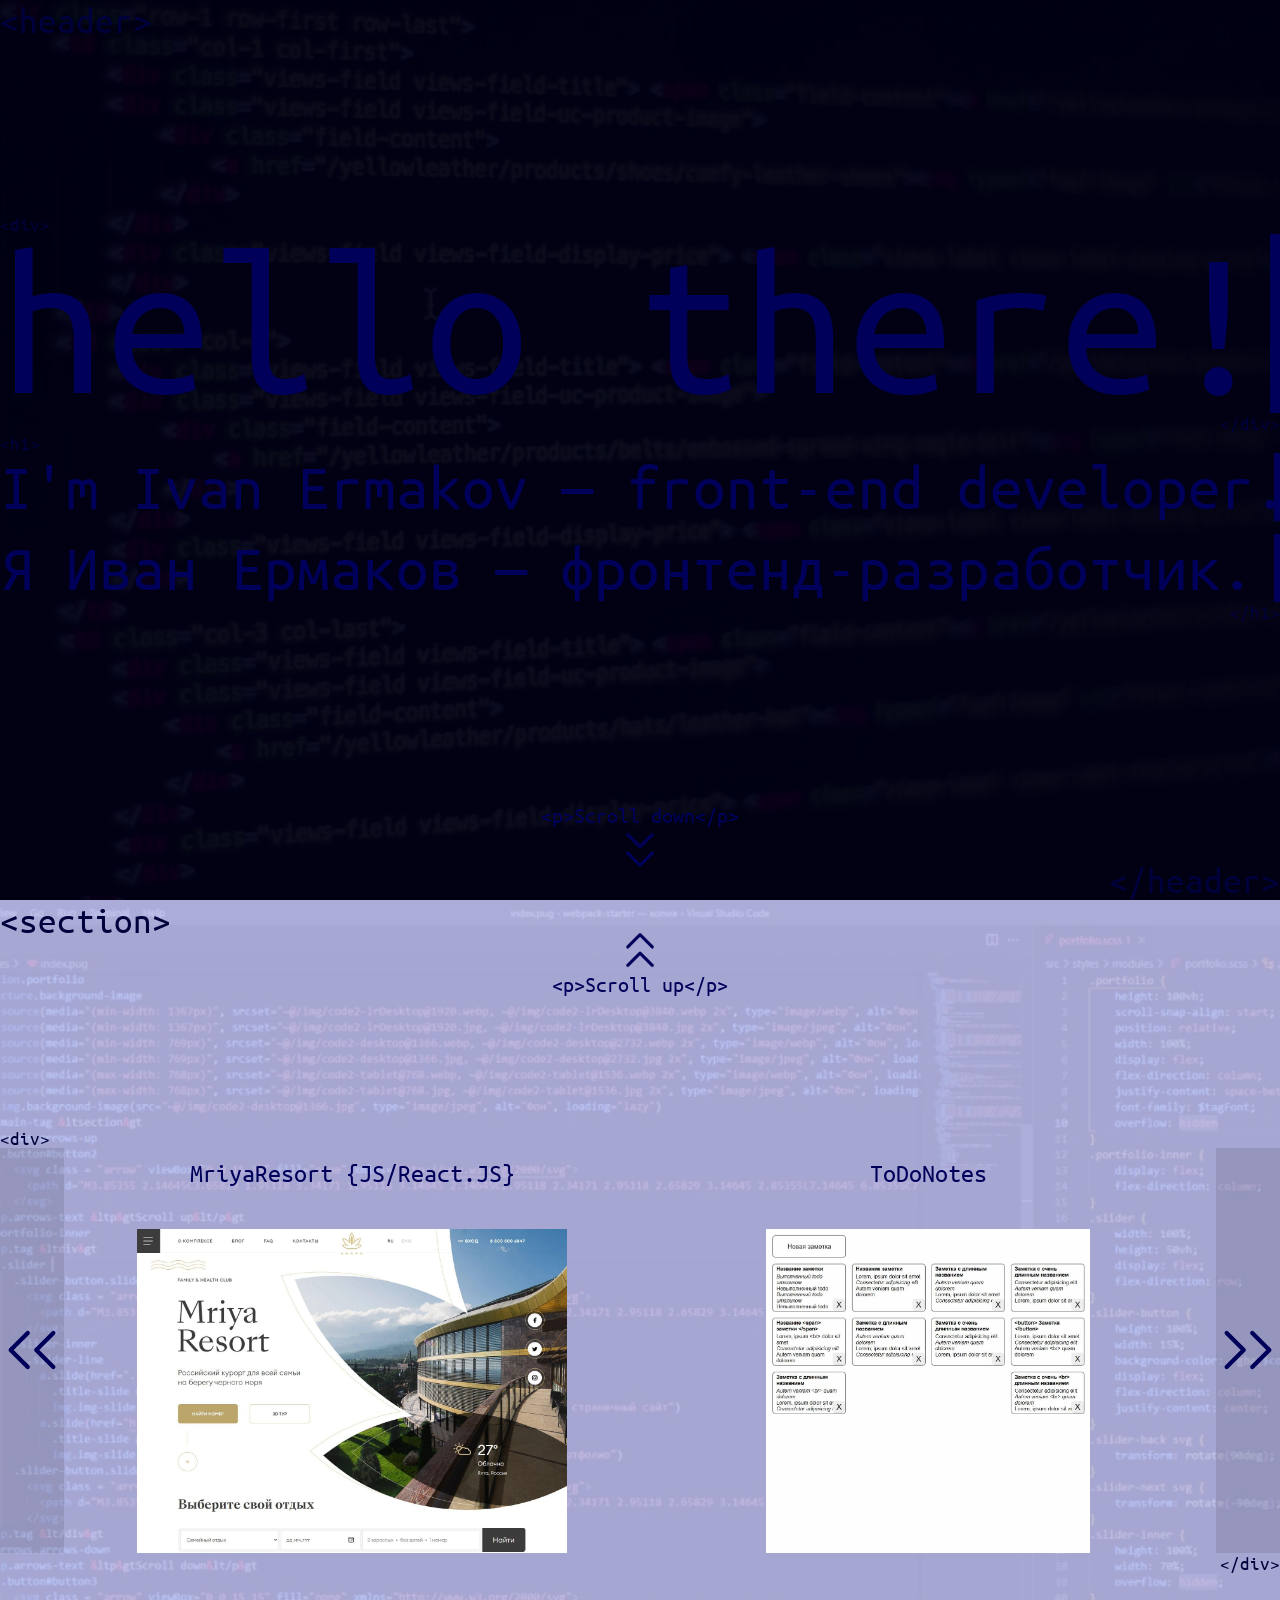
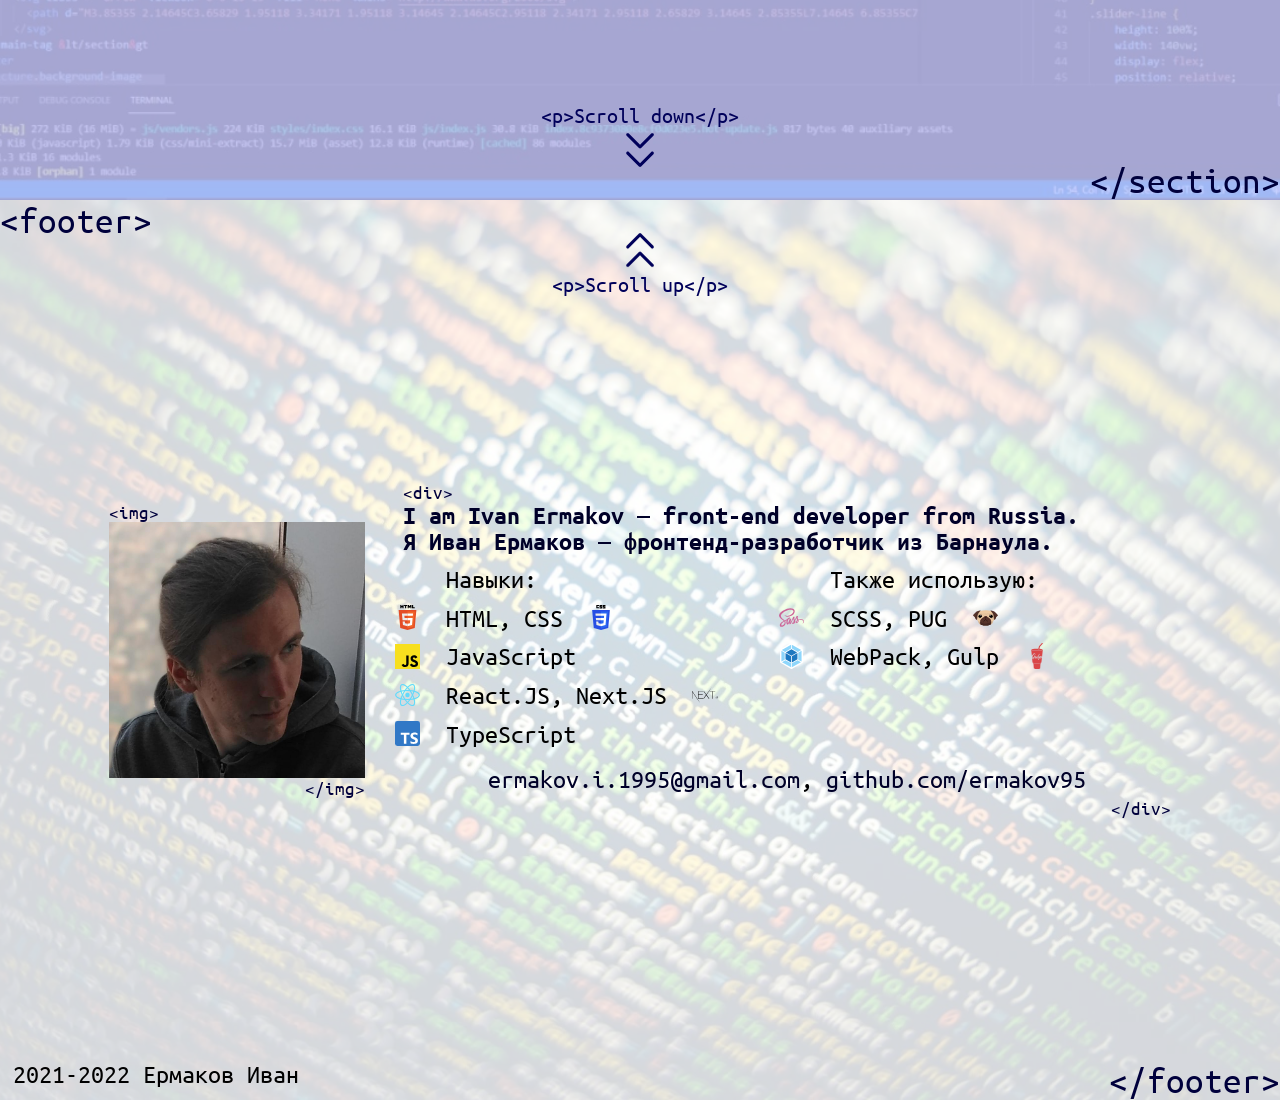
<file: index.html>
<!doctype html>
<html lang="ru">

	<head>
		<meta charset="UTF-8">
		<meta http-equiv="X-UA-Compatible" content="IE=edge">
		<meta name="viewport" content="width=device-width,initial-scale=1">
		<meta name="description" content="Сайт-портфолио фронтенд-разработчика И.Ермакова">
		<title>Portfolio</title>
		<link href="./styles/index.7d4250.css" rel="stylesheet">
	</head>

	<body>
		<div class="wrap">
			<header>
				<picture class="background-image">
					<source media="(min-width: 1367px)" srcset="./img/code-lrDesktop@1920.webp, ./img/code-lrDesktop@3840.webp 2x" type="image/webp" alt="Фон" loading="lazy">
					<source media="(min-width: 1367px)" srcset="./img/code-lrDesktop@1920.jpg, ./img/code-lrDesktop@3840.jpg 2x" type="image/jpeg" alt="Фон" loading="lazy">
					<source media="(min-width: 769px)" srcset="./img/code-desktop@1366.webp, ./img/code-desktop@2732.webp 2x" type="image/webp" alt="Фон" loading="lazy">
					<source media="(min-width: 769px)" srcset="./img/code-desktop@1366.jpg, ./img/code-desktop@2732.jpg 2x" type="image/jpeg" alt="Фон" loading="lazy">
					<source media="(max-width: 768px)" srcset="./img/code-tablet@768.webp, ./img/code-tablet@1536.webp 2x" type="image/webp" alt="Фон" loading="lazy">
					<source media="(max-width: 768px)" srcset="./img/code-tablet@768.jpg, ./img/code-tablet@1536.jpg 2x" type="image/jpeg" alt="Фон" loading="lazy">
					<img class="background-image" src="./img/code-desktop@1366.jpg" type="image/jpeg" alt="Фон" loading="lazy">
				</picture>
				<p class="main-tag">&ltheader&gt</p>
				<div class="header-inner">
					<p class="tag">&ltdiv&gt</p>
					<div class="greeting">hello there!</div>
					<p class="tag">&lt/div&gt</p>
					<p class="tag">&lth1&gt</p>
					<h1 class="main-heading">I'm Ivan Ermakov — front-end developer.</h1>
					<div class="space"></div>
					<div class="main-heading">Я Иван Ермаков — фронтенд-разработчик.</div>
					<p class="tag">&lt/h1&gt</p>
				</div>
				<div class="arrows arrows-down">
					<p class="arrows-text">&ltp&gtScroll down&lt/p&gt</p>
					<div class="button" id="button1">
						<svg class="arrow" viewBox="0 0 15 15" fill="none" xmlns="http://www.w3.org/2000/svg">
							<path d="M3.85355 2.14645C3.65829 1.95118 3.34171 1.95118 3.14645 2.14645C2.95118 2.34171 2.95118 2.65829 3.14645 2.85355L7.14645 6.85355C7.34171 7.04882 7.65829 7.04882 7.85355 6.85355L11.8536 2.85355C12.0488 2.65829 12.0488 2.34171 11.8536 2.14645C11.6583 1.95118 11.3417 1.95118 11.1464 2.14645L7.5 5.79289L3.85355 2.14645ZM3.85355 8.14645C3.65829 7.95118 3.34171 7.95118 3.14645 8.14645C2.95118 8.34171 2.95118 8.65829 3.14645 8.85355L7.14645 12.8536C7.34171 13.0488 7.65829 13.0488 7.85355 12.8536L11.8536 8.85355C12.0488 8.65829 12.0488 8.34171 11.8536 8.14645C11.6583 7.95118 11.3417 7.95118 11.1464 8.14645L7.5 11.7929L3.85355 8.14645Z" />
						</svg>
					</div>
				</div>
				<p class="main-tag">&lt/header&gt</p>
			</header>
			<section class="portfolio">
				<picture class="background-image">
					<source media="(min-width: 1367px)" src="./img/code2-lrDesktop@1920.webp" type="image/webp" alt="Фон" loading="lazy">
					<source media="(min-width: 1367px)" src="./img/code2-lrDesktop@1920.jpg" type="image/jpeg" alt="Фон" loading="lazy">
					<source media="(min-width: 769px)" srcset="./img/code2-desktop@1366.webp, ./img/code2-lrDesktop@1920.webp 2x" type="image/webp" alt="Фон" loading="lazy">
					<source media="(min-width: 769px)" srcset="./img/code2-desktop@1366.jpg, ./img/code2-lrDesktop@1920.jpg 2x" type="image/jpeg" alt="Фон" loading="lazy">
					<source media="(max-width: 768px)" srcset="./img/code2-tablet@768.webp, ./img/code2-tablet@1536.webp 2x" type="image/webp" alt="Фон" loading="lazy">
					<source media="(max-width: 768px)" srcset="./img/code2-tablet@768.jpg, ./img/code2-tablet@1536.jpg 2x" type="image/jpeg" alt="Фон" loading="lazy">
					<img class="background-image" src="./img/code2-desktop@1366.jpg" type="image/jpeg" alt="Фон" loading="lazy">
				</picture>
				<p class="main-tag">&ltsection&gt</p>
				<div class="arrows arrows-up">
					<div class="button" id="button2">
						<svg class="arrow" viewBox="0 0 15 15" fill="none" xmlns="http://www.w3.org/2000/svg">
							<path d="M3.85355 2.14645C3.65829 1.95118 3.34171 1.95118 3.14645 2.14645C2.95118 2.34171 2.95118 2.65829 3.14645 2.85355L7.14645 6.85355C7.34171 7.04882 7.65829 7.04882 7.85355 6.85355L11.8536 2.85355C12.0488 2.65829 12.0488 2.34171 11.8536 2.14645C11.6583 1.95118 11.3417 1.95118 11.1464 2.14645L7.5 5.79289L3.85355 2.14645ZM3.85355 8.14645C3.65829 7.95118 3.34171 7.95118 3.14645 8.14645C2.95118 8.34171 2.95118 8.65829 3.14645 8.85355L7.14645 12.8536C7.34171 13.0488 7.65829 13.0488 7.85355 12.8536L11.8536 8.85355C12.0488 8.65829 12.0488 8.34171 11.8536 8.14645C11.6583 7.95118 11.3417 7.95118 11.1464 8.14645L7.5 11.7929L3.85355 8.14645Z" />
						</svg>
					</div>
					<p class="arrows-text">&ltp&gtScroll up&lt/p&gt</p>
				</div>
				<div class="portfolio-inner">
					<p class="tag">&ltdiv&gt</p>
					<div class="slider">
						<div class="slider-button slider-back">
							<svg class="arrow" viewBox="0 0 15 15" fill="none" xmlns="http://www.w3.org/2000/svg">
								<path d="M3.85355 2.14645C3.65829 1.95118 3.34171 1.95118 3.14645 2.14645C2.95118 2.34171 2.95118 2.65829 3.14645 2.85355L7.14645 6.85355C7.34171 7.04882 7.65829 7.04882 7.85355 6.85355L11.8536 2.85355C12.0488 2.65829 12.0488 2.34171 11.8536 2.14645C11.6583 1.95118 11.3417 1.95118 11.1464 2.14645L7.5 5.79289L3.85355 2.14645ZM3.85355 8.14645C3.65829 7.95118 3.34171 7.95118 3.14645 8.14645C2.95118 8.34171 2.95118 8.65829 3.14645 8.85355L7.14645 12.8536C7.34171 13.0488 7.65829 13.0488 7.85355 12.8536L11.8536 8.85355C12.0488 8.65829 12.0488 8.34171 11.8536 8.14645C11.6583 7.95118 11.3417 7.95118 11.1464 8.14645L7.5 11.7929L3.85355 8.14645Z" />
							</svg>
						</div>
						<div class="slider-inner">
							<div class="slider-line">
								<div class="slide">
									<div class="title-slide">MriyaResort {JS/React.JS}</div>
									<img class="img-slide" src="./img/mriya.jpg" loading="lazy" alt="Mriya-Resort(JS/React.JS)">
									<div class="urls">
										<a class="url" href="./MriyaResort-VanillaJS/index.html">VanillaJS</a>
										<a class="url" href="./MriyaResort-React.JS/index.html">React.JS</a>
									</div>
								</div>
								<a class="slide" href="./todo/index.html">
									<div class="title-slide">ToDoNotes</div>
									<picture class="img-slide">
										<source src="./img/todo.webp" type="image/webp" alt="ToDoNotes" loading="lazy">
										<source src="./img/todo.jpg" type="image/jpeg" alt="ToDoNotes" loading="lazy">
										<img class="img-slide" src="./img/todo.jpg" loading="lazy" alt="ToDoNotes">
									</picture>
								</a>
								<a class="slide" href="./luxtrips/index.html">
									<div class="title-slide">LuxTrips</div>
									<picture class="img-slide">
										<source src="./img/luxtrips.webp" type="image/webp" alt="LuxTrips" loading="lazy">
										<source src="./img/luxtrips.jpg" type="image/jpeg" alt="LuxTrips" loading="lazy">
										<img class="img-slide" src="./img/luxtrips.jpg" loading="lazy" alt="LuxTrips">
									</picture>
								</a>
								<a class="slide" href="./poker/index.html">
									<div class="title-slide">OnePokerPage</div>
									<picture class="img-slide">
										<source src="./img/poker.webp" type="image/webp" alt="OnePokerPage" loading="lazy">
										<source src="./img/poker.jpg" type="image/jpeg" alt="OnePokerPage" loading="lazy">
										<img class="img-slide" src="./img/poker.jpg" loading="lazy" alt="OnePokerPage">
									</picture>
								</a>
								<a class="slide" href="./sedona/index.html">
									<div class="title-slide">Sedona</div>
									<picture class="img-slide">
										<source src="./img/sedona.webp" type="image/webp" alt="Sedona" loading="lazy">
										<source src="./img/sedona.jpg" type="image/jpeg" alt="Sedona" loading="lazy">
										<img class="img-slide" src="./img/sedona.jpg" loading="lazy" alt="Sedona">
									</picture>
								</a>
								<a class="slide" href="https://github.com/ermakov95/portfolio-website">
									<div class="title-slide">Данный лендинг</div>
									<picture class="img-slide">
										<source src="./img/portfolio.webp" type="image/webp" alt="Данный лендинг" loading="lazy">
										<source src="./img/portfolio.jpg" type="image/jpeg" alt="Данный лендинг" loading="lazy">
										<img class="img-slide" src="./img/portfolio.jpg" loading="lazy" alt="Данный лендинг">
									</picture>
								</a>
							</div>
						</div>
						<div class="slider-button slider-next">
							<svg class="arrow" viewBox="0 0 15 15" fill="none" xmlns="http://www.w3.org/2000/svg">
								<path d="M3.85355 2.14645C3.65829 1.95118 3.34171 1.95118 3.14645 2.14645C2.95118 2.34171 2.95118 2.65829 3.14645 2.85355L7.14645 6.85355C7.34171 7.04882 7.65829 7.04882 7.85355 6.85355L11.8536 2.85355C12.0488 2.65829 12.0488 2.34171 11.8536 2.14645C11.6583 1.95118 11.3417 1.95118 11.1464 2.14645L7.5 5.79289L3.85355 2.14645ZM3.85355 8.14645C3.65829 7.95118 3.34171 7.95118 3.14645 8.14645C2.95118 8.34171 2.95118 8.65829 3.14645 8.85355L7.14645 12.8536C7.34171 13.0488 7.65829 13.0488 7.85355 12.8536L11.8536 8.85355C12.0488 8.65829 12.0488 8.34171 11.8536 8.14645C11.6583 7.95118 11.3417 7.95118 11.1464 8.14645L7.5 11.7929L3.85355 8.14645Z" />
							</svg>
						</div>
					</div>
					<p class="tag">&lt/div&gt</p>
				</div>
				<div class="arrows arrows-down">
					<p class="arrows-text">&ltp&gtScroll down&lt/p&gt</p>
					<div class="button" id="button3">
						<svg class="arrow" viewBox="0 0 15 15" fill="none" xmlns="http://www.w3.org/2000/svg">
							<path d="M3.85355 2.14645C3.65829 1.95118 3.34171 1.95118 3.14645 2.14645C2.95118 2.34171 2.95118 2.65829 3.14645 2.85355L7.14645 6.85355C7.34171 7.04882 7.65829 7.04882 7.85355 6.85355L11.8536 2.85355C12.0488 2.65829 12.0488 2.34171 11.8536 2.14645C11.6583 1.95118 11.3417 1.95118 11.1464 2.14645L7.5 5.79289L3.85355 2.14645ZM3.85355 8.14645C3.65829 7.95118 3.34171 7.95118 3.14645 8.14645C2.95118 8.34171 2.95118 8.65829 3.14645 8.85355L7.14645 12.8536C7.34171 13.0488 7.65829 13.0488 7.85355 12.8536L11.8536 8.85355C12.0488 8.65829 12.0488 8.34171 11.8536 8.14645C11.6583 7.95118 11.3417 7.95118 11.1464 8.14645L7.5 11.7929L3.85355 8.14645Z" />
						</svg>
					</div>
				</div>
				<p class="main-tag">&lt/section&gt</p>
			</section>
			<footer>
				<picture class="background-image">
					<source media="(min-width: 1367px)" srcset="./img/code3-lrDesktop@1920.webp, ./img/code3-lrDesktop@3840.webp 2x" type="image/webp" alt="Фон" loading="lazy">
					<source media="(min-width: 1367px)" srcset="./img/code3-lrDesktop@1920.jpg, ./img/code3-lrDesktop@3840.jpg 2x" type="image/jpeg" alt="Фон" loading="lazy">
					<source media="(min-width: 769px)" srcset="./img/code3-desktop@1366.webp, ./img/code3-desktop@2732.webp 2x" type="image/webp" alt="Фон" loading="lazy">
					<source media="(min-width: 769px)" srcset="./img/code3-desktop@1366.jpg, ./img/code3-desktop@2732.jpg 2x" type="image/jpeg" alt="Фон" loading="lazy">
					<source media="(max-width: 768px)" srcset="./img/code3-tablet@768.webp, ./img/code3-tablet@1536.webp 2x" type="image/webp" alt="Фон" loading="lazy">
					<source media="(max-width: 768px)" srcset="./img/code3-tablet@768.jpg, ./img/code3-tablet@1536.jpg 2x" type="image/jpeg" alt="Фон" loading="lazy">
					<img class="background-image" src="./img/code-desktop@1366.jpg" type="image/jpeg" alt="Фон" loading="lazy">
				</picture>
				<p class="main-tag">&ltfooter&gt</p>
				<div class="arrows arrows-up">
					<div class="button" id="button4">
						<svg class="arrow" viewBox="0 0 15 15" fill="none" xmlns="http://www.w3.org/2000/svg">
							<path d="M3.85355 2.14645C3.65829 1.95118 3.34171 1.95118 3.14645 2.14645C2.95118 2.34171 2.95118 2.65829 3.14645 2.85355L7.14645 6.85355C7.34171 7.04882 7.65829 7.04882 7.85355 6.85355L11.8536 2.85355C12.0488 2.65829 12.0488 2.34171 11.8536 2.14645C11.6583 1.95118 11.3417 1.95118 11.1464 2.14645L7.5 5.79289L3.85355 2.14645ZM3.85355 8.14645C3.65829 7.95118 3.34171 7.95118 3.14645 8.14645C2.95118 8.34171 2.95118 8.65829 3.14645 8.85355L7.14645 12.8536C7.34171 13.0488 7.65829 13.0488 7.85355 12.8536L11.8536 8.85355C12.0488 8.65829 12.0488 8.34171 11.8536 8.14645C11.6583 7.95118 11.3417 7.95118 11.1464 8.14645L7.5 11.7929L3.85355 8.14645Z" />
						</svg>
					</div>
					<p class="arrows-text">&ltp&gtScroll up&lt/p&gt</p>
				</div>
				<div class="footer-inner">
					<div class="img">
						<p class="tag">&ltimg&gt</p>
						<img class="picture" src="./img/photo.jpg" type="image/jpeg" alt="Аватар" loading="lazy">
						<p class="tag">&lt/img&gt</p>
					</div>
					<div class="text-about">
						<p class="tag">&ltdiv&gt</p>
						<div class="text-inner">
							<div class="title">
								<p>I am Ivan Ermakov —
									<br>front-end developer from Russia.
								</p>
								<p>Я Иван Ермаков —
									<br>фронтенд-разработчик из Барнаула.
								</p>
							</div>
							<ul class="langs">Навыки:<li class="li li-html-css">HTML, CSS</li>
								<li class="li li-css"></li>
								<li class="li li-js">JavaScript</li>
								<li class="li li-r-n">React.JS, Next.JS</li>
								<li class="li li-ts">TypeScript</li>
							</ul>
							<ul class="stack">Также использую:<li class="li li-scss-pug">SCSS, PUG</li>
								<li class="li li-wp-gulp">WebPack, Gulp</li>
							</ul>
							<div class="contact">
								<a href="mailto:ermakov.i.1995@gmail.com">ermakov.i.1995@gmail.com</a>, <a href="https://github.com/ermakov95">github.com/ermakov95</a>
							</div>
						</div>
						<p class="tag">&lt/div&gt</p>
					</div>
				</div>
				<div class="info">2021-2022 Ермаков Иван</div>
				<p class="main-tag">&lt/footer&gt</p>
			</footer>
		</div>
		<script src="./js/main.21e7d2.js"></script>
		<script src="./js/vendors.4ee9e5.js"></script>
		<script src="./js/index.f82852.js"></script>
	</body>

</html>
</file>
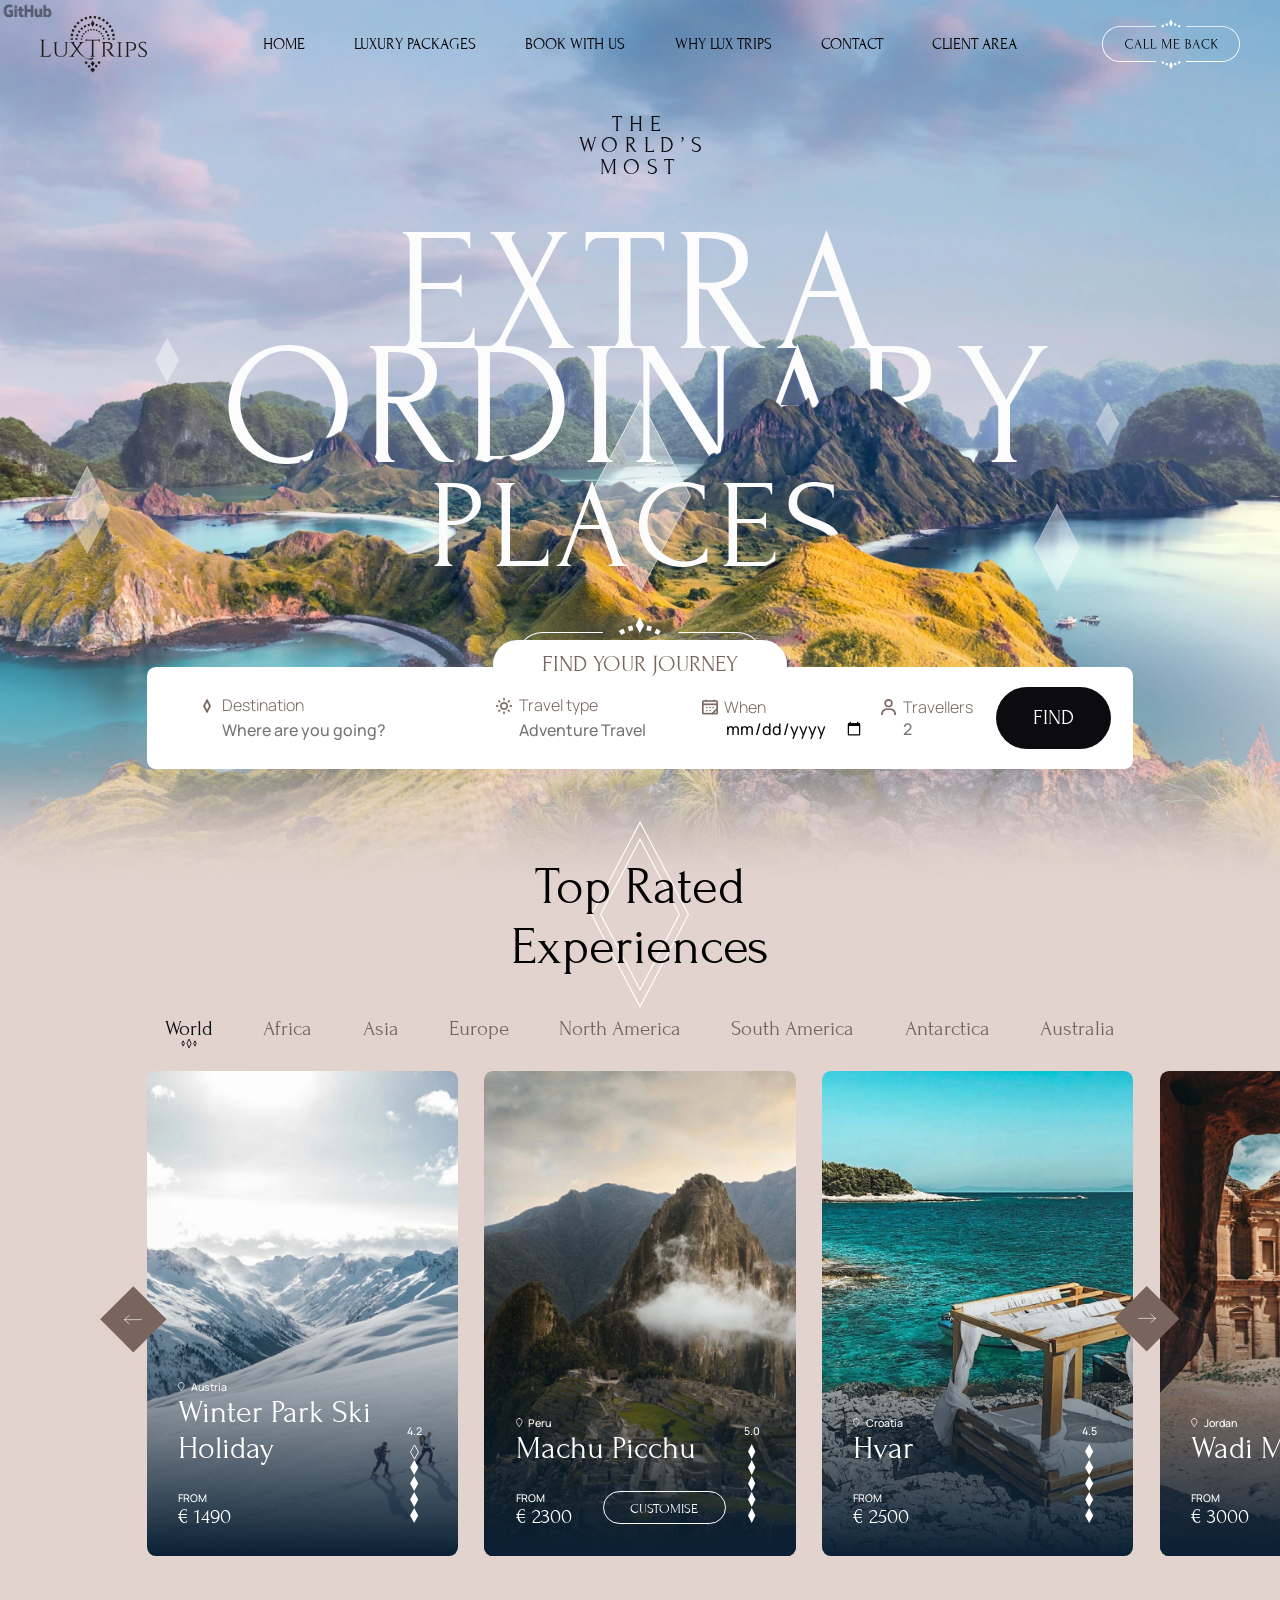
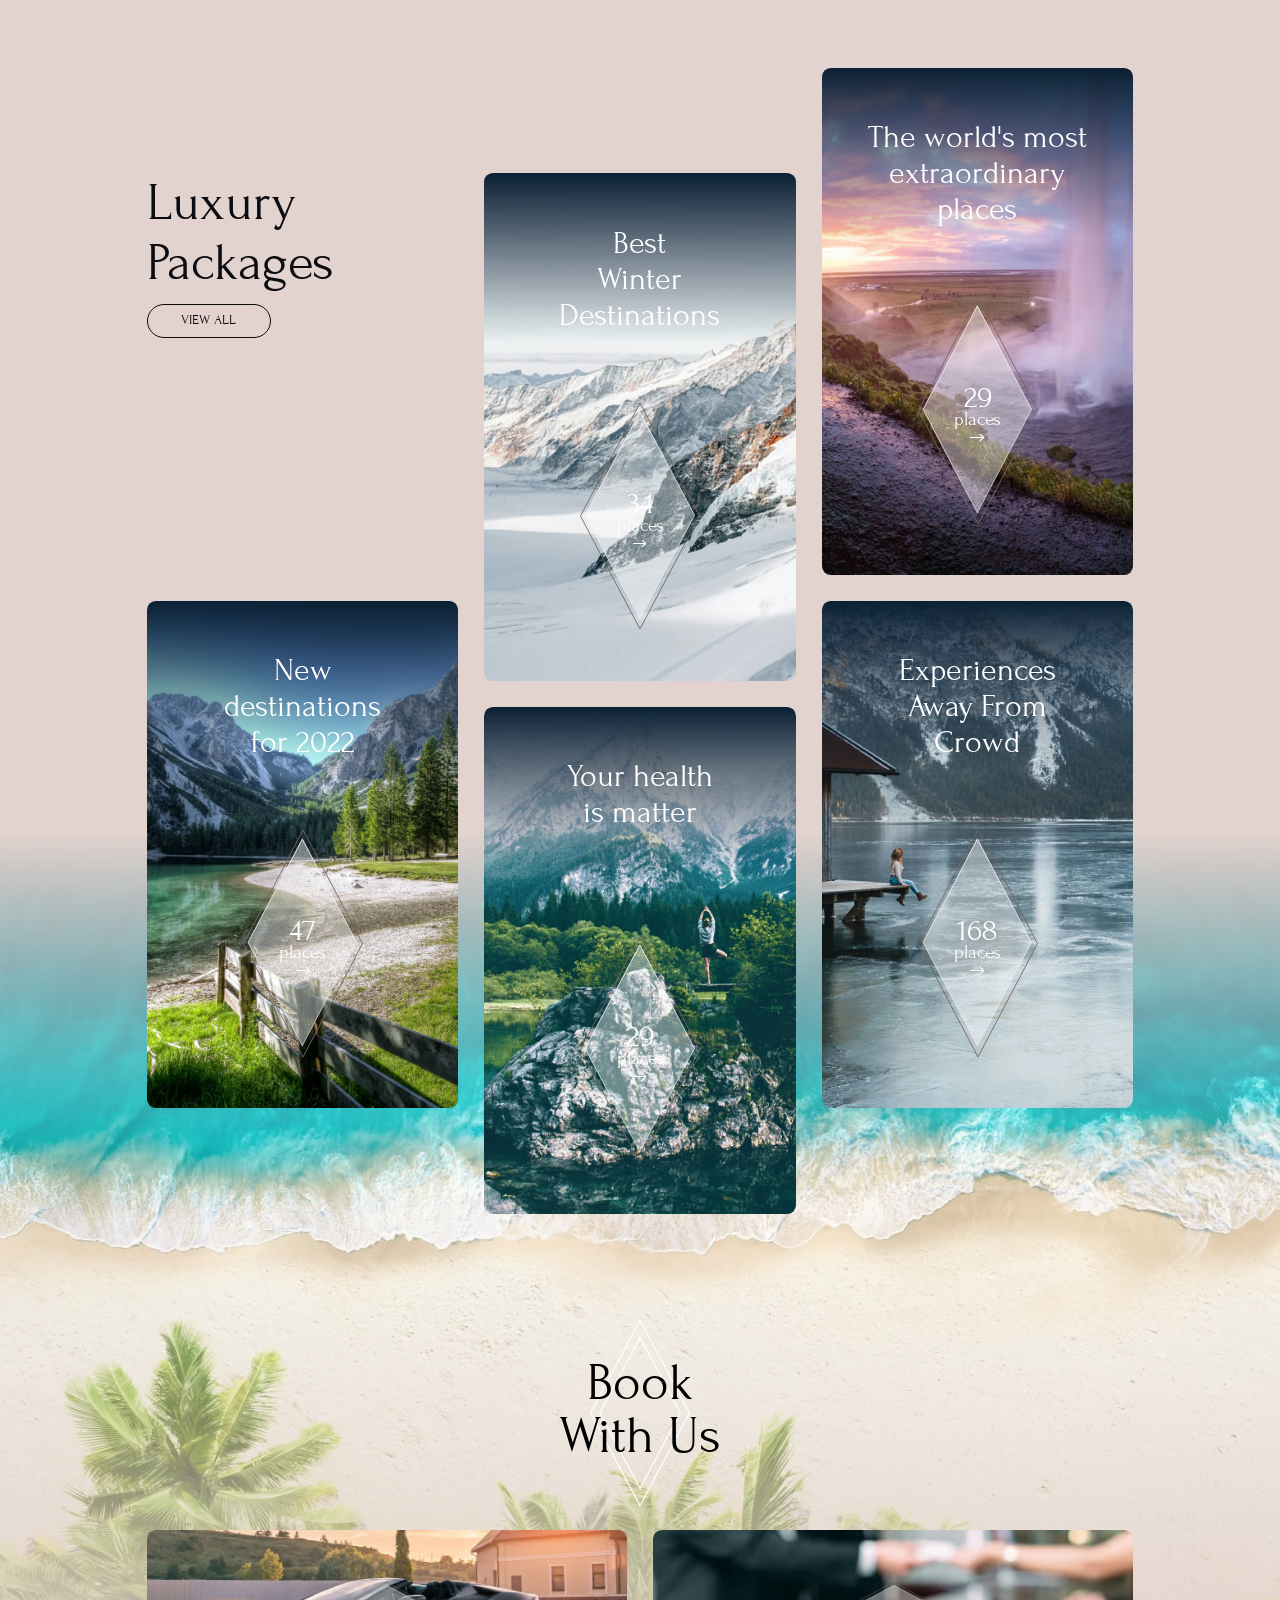
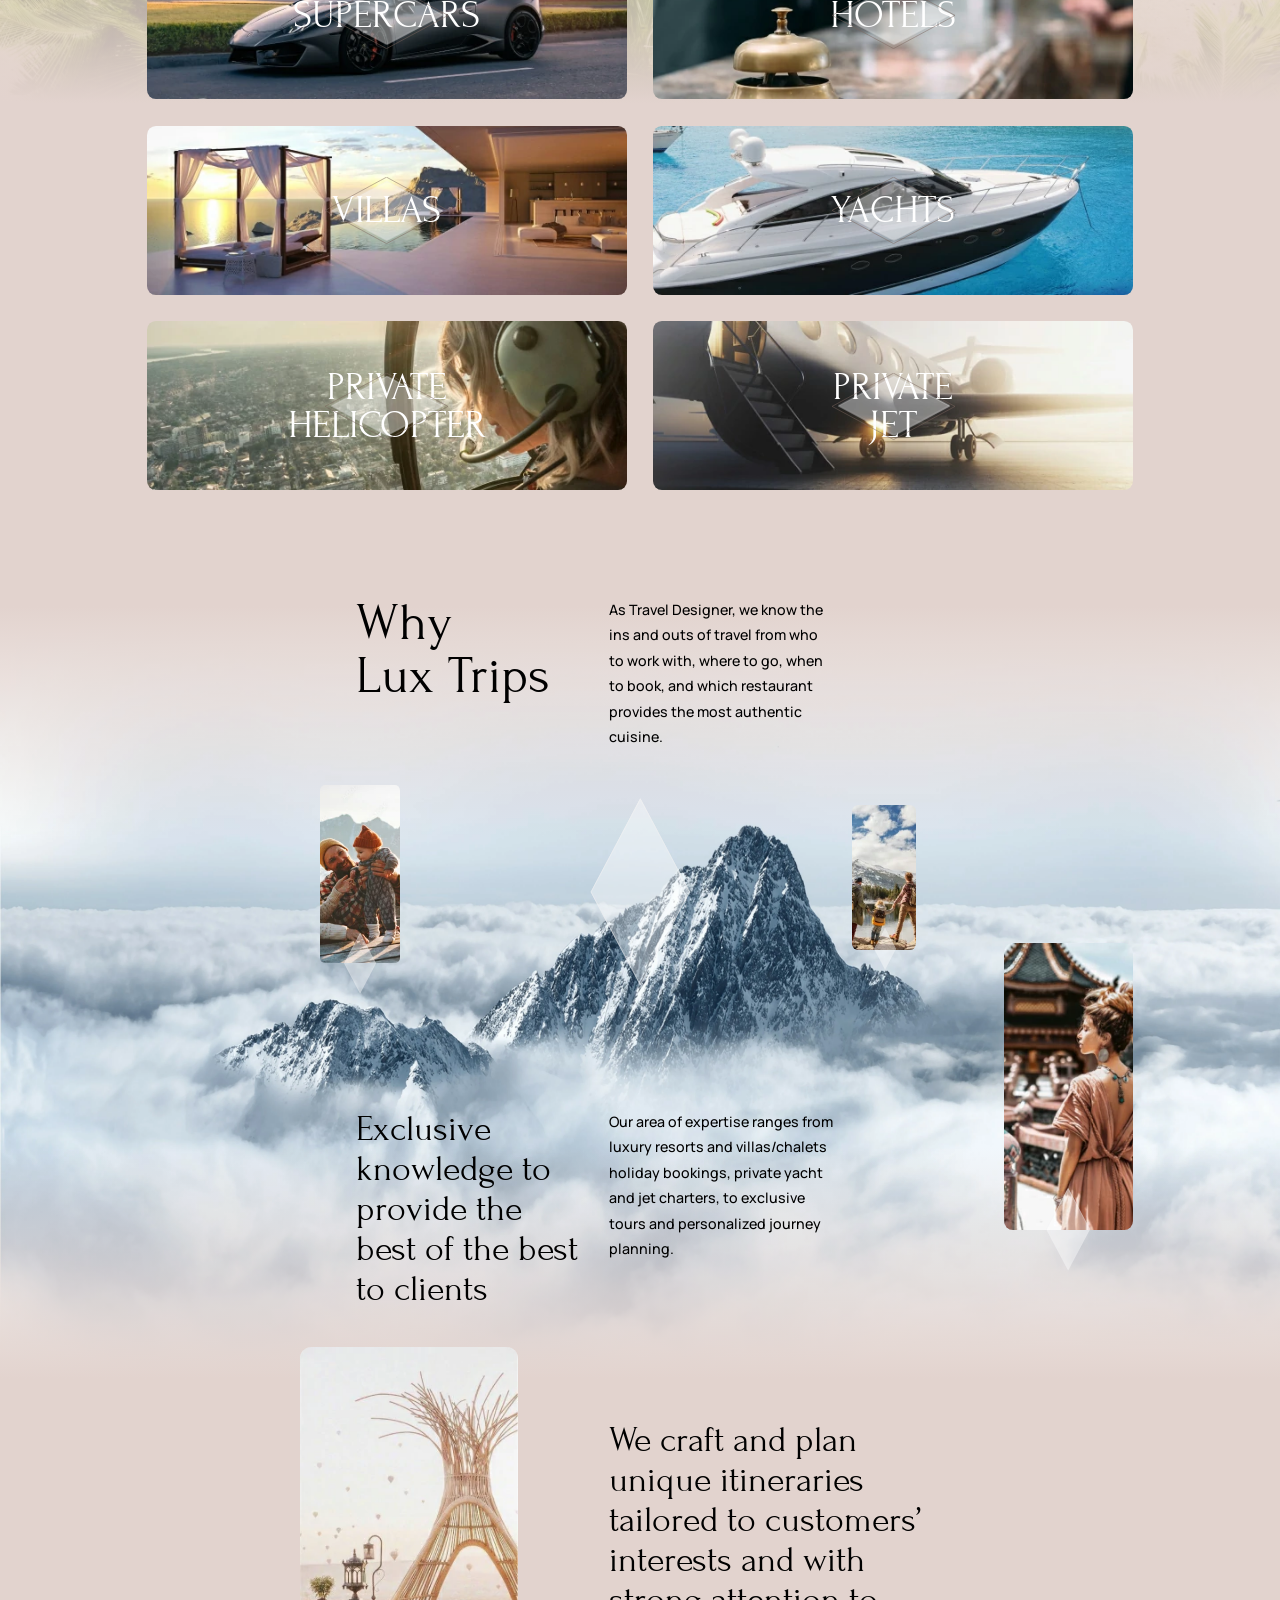
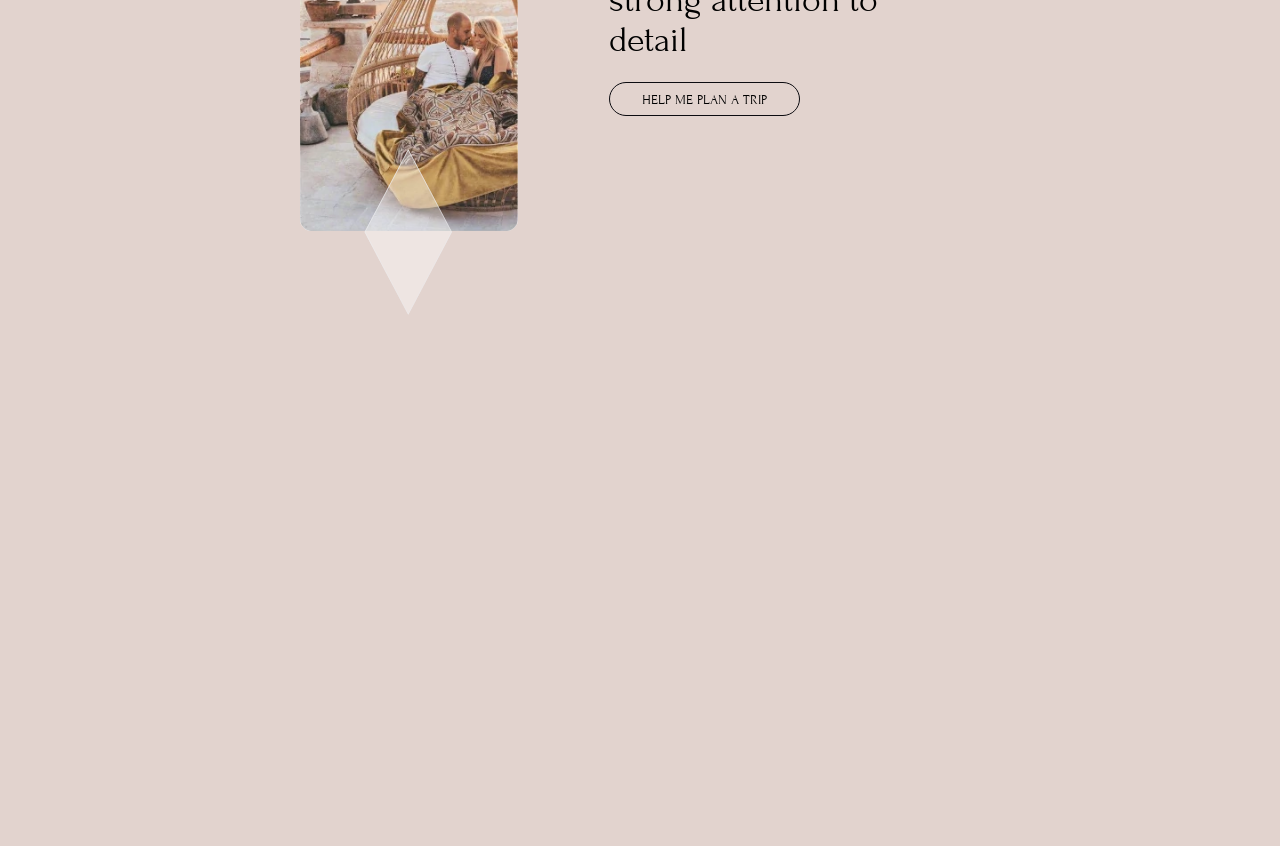
<file: luxtrips/index.html>
<!doctype html>
<html lang="ru">

	<head>
		<meta charset="utf-8">
		<title>Lux Trips</title>
		<meta name="description" content="Lux Trips">
		<meta name="viewport" content="width=device-width,initial-scale=1">
		<link href="./styles/index.35f497.css" rel="stylesheet">
	</head>

	<body>
		<a class="link" href="https://github.com/ermakov95/LuxTrips-project"></a>
		<header class="parallax nav-opened">
			<div class="nav nav_opened nav_nojs">
				<div class="logo-main" href="./index.html">
					<a href="./index.html">
						<img src="./img/index/logo.svg" alt="Logo Lux Trips">
					</a>
				</div>
				<div class="logo-call-me">
					<a href="#">
						<img class="logo-call-me_desktop" src="./img/index/big-call-me.svg" alt="Logo Lux Trips">
						<img class="logo-call-me_mobile" src="./img/index/small-call-me.svg" alt="Logo Lux Trips">
					</a>
				</div>
				<div class="nav-toggle">
					<button class="nav-toggle__button" type="button">
						<div></div>
						<div></div>
						<div></div>
					</button>
				</div>
				<div class="nav-items">
					<div class="nav-items-inner">
						<a class="nav-items__item" href="./index.html">Home</a>
						<a class="nav-items__item" href="#">Luxury packages</a>
						<a class="nav-items__item" href="#">Book with us</a>
						<a class="nav-items__item" href="#">Why Lux Trips</a>
						<a class="nav-items__item" href="#">Contact</a>
						<a class="nav-items__item" href="#">Client Area</a>
					</div>
				</div>
			</div>
			<div class="intro">
				<div class="first-bg intro-bg">
					<picture class="intro-bg-mobile">
						<source media="(min-width: 641px)" srcset="./img/index/1-bg-mobile@910w.webp, ./img/index/1-bg-mobile@1820w.webp 2x" type="image/webp" alt="Первый фон" loading="lazy">
						<source media="(min-width: 641px)" srcset="./img/index/1-bg-mobile@910w.jpg, ./img/index/1-bg-mobile@1820w.jpg 2x" type="image/jpeg" alt="Первый фон" loading="lazy">
						<source media="(max-width: 640px)" srcset="./img/index/1-bg-mobile@640w.webp, ./img/index/1-bg-mobile@1280w.webp 2x" type="image/webp" alt="Первый фон" loading="lazy">
						<source media="(max-width: 640px)" srcset="./img/index/1-bg-mobile@640w.jpg, ./img/index/1-bg-mobile@1280w.jpg 2x" type="image/jpeg" alt="Первый фон" loading="lazy">
						<img class="intro-bg-mobile" src="./img/index/1-bg-mobile@910w.jpg" type="image/jpeg" alt="Первый фон" loading="lazy">
					</picture>
					<picture class="intro-bg-desktop">
						<source media="(min-width: 1441px)" srcset="./img/index/1-bg-desktop@1920w.webp, ./img/index/1-bg-desktop@3840w.webp 2x" type="image/webp" alt="Первый фон" loading="lazy">
						<source media="(min-width: 1441px)" srcset="./img/index/1-bg-desktop@1920w.jpg, ./img/index/1-bg-desktop@3840w.jpg 2x" type="image/jpeg" alt="Первый фон" loading="lazy">
						<source media="(max-width: 1440px)" srcset="./img/index/1-bg-desktop@1440w.webp, ./img/index/1-bg-desktop@2880w.webp 2x" type="image/webp" alt="Первый фон" loading="lazy">
						<source media="(max-width: 1440px)" srcset="./img/index/1-bg-desktop@1440w.jpg, ./img/index/1-bg-desktop@2880w.jpg 2x" type="image/jpeg" alt="Первый фон" loading="lazy">
						<img class="intro-bg-desktop" src="./img/index/1-bg-desktop@1440w.jpg" type="image/jpeg" alt="Первый фон" loading="lazy">
					</picture>
				</div>
				<h1 class="heading-first">the world’s most</h1>
				<div class="second-bg intro-bg">
					<picture class="intro-bg-mobile">
						<source media="(min-width: 641px)" srcset="./img/index/2-bg-mobile@910w.webp, ./img/index/2-bg-mobile@1820w.webp 2x" type="image/webp" alt="Второй фон" loading="lazy">
						<source media="(min-width: 641px)" srcset="./img/index/2-bg-mobile@910w.png, ./img/index/2-bg-mobile@1820w.png 2x" type="image/png" alt="Второй фон" loading="lazy">
						<source media="(max-width: 640px)" srcset="./img/index/2-bg-mobile@640w.webp, ./img/index/2-bg-mobile@1280w.webp 2x" type="image/webp" alt="Второй фон" loading="lazy">
						<source media="(max-width: 640px)" srcset="./img/index/2-bg-mobile@640w.png, ./img/index/2-bg-mobile@1280w.png 2x" type="image/png" alt="Второй фон" loading="lazy">
						<img class="intro-bg-mobile" src="./img/index/2-bg-mobile@910w.png" type="image/png" alt="Второй фон" loading="lazy">
					</picture>
					<picture class="intro-bg-desktop">
						<source media="(min-width: 1441px)" srcset="./img/index/2-bg-desktop@1920w.webp, ./img/index/2-bg-desktop@3840w.webp 2x" type="image/webp" alt="Второй фон" loading="lazy">
						<source media="(min-width: 1441px)" srcset="./img/index/2-bg-desktop@1920w.png, ./img/index/2-bg-desktop@3840w.png 2x" type="image/png" alt="Второй фон" loading="lazy">
						<source media="(max-width: 1440px)" srcset="./img/index/2-bg-desktop@1440w.webp, ./img/index/2-bg-desktop@2880w.webp 2x" type="image/webp" alt="Второй фон" loading="lazy">
						<source media="(max-width: 1440px)" srcset="./img/index/2-bg-desktop@1440w.png, ./img/index/2-bg-desktop@2880w.png 2x" type="image/png" alt="Второй фон" loading="lazy">
						<img class="intro-bg-desktop" src="./img/index/2-bg-desktop@1440w.png" type="image/png" alt="Второй фон" loading="lazy">
					</picture>
				</div>
				<img class="rhomb-intro-left-top" src="./img/index/Vector-intro.svg" alt="Векторный ромб" loading="lazy">
				<h2 class="heading heading-second-top">extra ordinary</h2>
				<div class="third-bg intro-bg">
					<picture class="intro-bg-mobile">
						<source media="(min-width: 641px)" srcset="./img/index/3-bg-mobile@910w.webp, ./img/index/3-bg-mobile@1820w.webp 2x" type="image/webp" alt="Третий фон" loading="lazy">
						<source media="(min-width: 641px)" srcset="./img/index/3-bg-mobile@910w.png, ./img/index/3-bg-mobile@1820w.png 2x" type="image/png" alt="Третий фон" loading="lazy">
						<source media="(max-width: 640px)" srcset="./img/index/3-bg-mobile@640w.webp, ./img/index/3-bg-mobile@1280w.webp 2x" type="image/webp" alt="Третий фон" loading="lazy">
						<source media="(max-width: 640px)" srcset="./img/index/3-bg-mobile@640w.png, ./img/index/3-bg-mobile@1280w.png 2x" type="image/png" alt="Третий фон" loading="lazy">
						<img class="intro-bg-mobile" src="./img/index/3-bg-mobile@910w.png" type="image/png" alt="Третий фон" loading="lazy">
					</picture>
					<picture class="intro-bg-desktop">
						<source media="(min-width: 1441px)" srcset="./img/index/3-bg-desktop@1920w.webp, ./img/index/3-bg-desktop@3840w.webp 2x" type="image/webp" alt="Третий фон" loading="lazy">
						<source media="(min-width: 1441px)" srcset="./img/index/3-bg-desktop@1920w.png, ./img/index/3-bg-desktop@3840w.png 2x" type="image/png" alt="Третий фон" loading="lazy">
						<source media="(max-width: 1440px)" srcset="./img/index/3-bg-desktop@1440w.webp, ./img/index/3-bg-desktop@2880w.webp 2x" type="image/webp" alt="Третий фон" loading="lazy">
						<source media="(max-width: 1440px)" srcset="./img/index/3-bg-desktop@1440w.png, ./img/index/3-bg-desktop@2880w.png 2x" type="image/png" alt="Третий фон" loading="lazy">
						<img class="intro-bg-desktop" src="./img/index/3-bg-desktop@1440w.png" type="image/png" alt="Третий фон" loading="lazy">
					</picture>
				</div>
				<img class="rhomb-intro-right-top" src="./img/index/Vector-intro.svg" alt="Векторный ромб" loading="lazy">
				<img class="rhomb-intro-center" src="./img/index/Vector-intro.svg" alt="Векторный ромб" loading="lazy">
				<h2 class="heading heading-second-bottom">places</h2>
				<img class="rhomb-intro-right-bottom" src="./img/index/Vector-intro.svg" alt="Векторный ромб" loading="lazy">
				<div class="fourth-bg intro-bg">
					<picture class="intro-bg-mobile">
						<source media="(min-width: 641px)" srcset="./img/index/4-bg-mobile@910w.webp, ./img/index/4-bg-mobile@1820w.webp 2x" type="image/webp" alt="Четвёртый фон" loading="lazy">
						<source media="(min-width: 641px)" srcset="./img/index/4-bg-mobile@910w.png, ./img/index/4-bg-mobile@1820w.png 2x" type="image/png" alt="Четвёртый фон" loading="lazy">
						<source media="(max-width: 640px)" srcset="./img/index/4-bg-mobile@640w.webp, ./img/index/4-bg-mobile@1280w.webp 2x" type="image/webp" alt="Четвёртый фон" loading="lazy">
						<source media="(max-width: 640px)" srcset="./img/index/4-bg-mobile@640w.png, ./img/index/4-bg-mobile@1280w.png 2x" type="image/png" alt="Четвёртый фон" loading="lazy">
						<img class="intro-bg-mobile" src="./img/index/4-bg-mobile@910w.png" type="image/png" alt="Четвёртый фон" loading="lazy">
					</picture>
					<picture class="intro-bg-desktop">
						<source media="(min-width: 1441px)" srcset="./img/index/4-bg-desktop@1920w.webp, ./img/index/4-bg-desktop@3840w.webp 2x" type="image/webp" alt="Четвёртый фон" loading="lazy">
						<source media="(min-width: 1441px)" srcset="./img/index/4-bg-desktop@1920w.png, ./img/index/4-bg-desktop@3840w.png 2x" type="image/png" alt="Четвёртый фон" loading="lazy">
						<source media="(max-width: 1440px)" srcset="./img/index/4-bg-desktop@1440w.webp, ./img/index/4-bg-desktop@2880w.webp 2x" type="image/webp" alt="Четвёртый фон" loading="lazy">
						<source media="(max-width: 1440px)" srcset="./img/index/4-bg-desktop@1440w.png, ./img/index/4-bg-desktop@2880w.png 2x" type="image/png" alt="Четвёртый фон" loading="lazy">
						<img class="intro-bg-desktop" src="./img/index/4-bg-desktop@1440w.png" type="image/png" alt="Четвёртый фон" loading="lazy">
					</picture>
				</div>
				<img class="rhomb-intro-left-bottom" src="./img/index/Vector-intro.svg" alt="Векторный ромб" loading="lazy">
				<div class="gradient"></div>
			</div>
			<div class="find-form">
				<img class="subtract-top" src="./img/index/Subtract-top.svg" alt="Subtract-top">
				<img class="subtract" src="./img/index/Subtract.svg" alt="Subtract">
				<h3 class="find-form-title">find your journey</h3>
				<form class="forms" action="#">
					<label class="form-label">
						<div class="form-title">
							<div>
								<img src="./img/index/icon_destination.png" alt="Иконка" loading="lazy">
							</div>
							<p>Destination</p>
						</div>
						<input class="form" name="Destination" placeholder="Where are you going?">
					</label>
					<label class="form-label">
						<div class="form-title">
							<div>
								<img src="./img/index/icon_travel.png" alt="Иконка" loading="lazy">
							</div>
							<p>Travel type</p>
						</div>
						<input class="form" name="Travel type" placeholder="Adventure Travel">
					</label>
					<div class="second-forms">
						<label class="second-form-label">
							<div class="form-title">
								<div>
									<img src="./img/index/icon_calendar.png" alt="Иконка" loading="lazy">
								</div>
								<p>When</p>
							</div>
							<input class="form" type="date" name="When" placeholder="Введите имя">
						</label>
						<label class="second-form-label">
							<div class="form-title">
								<div>
									<img src="./img/index/icon_travellers.png" alt="Иконка" loading="lazy">
								</div>
								<p>Travellers</p>
							</div>
							<input class="form" type="number" name="Travellers" placeholder="2">
						</label>
					</div>
					<button class="find-button">Find</button>
				</form>
			</div>
		</header>
		<div class="body-inner">
			<div class="top-rated">
				<div class="top-rated-title">
					<img src="./img/index/Vector-top-rated.svg" alt="Иконка" loading="lazy">
					<div>Top Rated Experiences</div>
				</div>
				<div class="top-rated-choice">
					<div class="choice-radio">
						<label class="radio-form">
							<input class="radio" type="radio" name="radio" value="trips-slide" checked="checked">
							<div>World</div>
						</label>
						<label class="radio-form">
							<input class="radio" type="radio" name="radio" value="africa">
							<div>Africa</div>
						</label>
						<label class="radio-form">
							<input class="radio" type="radio" name="radio" value="asia">
							<div>Asia</div>
						</label>
						<label class="radio-form">
							<input class="radio" type="radio" name="radio" value="europe">
							<div>Europe</div>
						</label>
						<label class="radio-form">
							<input class="radio" type="radio" name="radio" value="north-america">
							<div>North America</div>
						</label>
						<label class="radio-form">
							<input class="radio" type="radio" name="radio" value="south-america">
							<div>South America</div>
						</label>
						<label class="radio-form">
							<input class="radio" type="radio" name="radio" value="antarctica">
							<div>Antarctica</div>
						</label>
						<label class="radio-form">
							<input class="radio" type="radio" name="radio" value="australia">
							<div>Australia</div>
						</label>
					</div>
				</div>
				<div class="trips-slider">
					<img class="slider-button trips-slider-back" src="./img/index/arrow.svg" alt="Кнопка слайдера назад" loading="lazy">
					<div class="trips-slider-inner">
						<div class="trips-slider-line"></div>
					</div>
					<img class="slider-button trips-slider-next" src="./img/index/arrow.svg" alt="Кнопка слайдера вперёд" loading="lazy">
				</div>
			</div>
			<div class="luxury-packages">
				<div class="luxury-packages-title">
					<div>Luxury Packages</div>
					<a href="#">view all</a>
				</div>
				<div class="packages-slider">
					<img class="slider-button packages-slider-back" src="./img/index/arrow.svg" alt="Кнопка слайдера назад" loading="lazy">
					<div class="packages-slider-inner">
						<div class="packages-slider-line">
							<div class="packages-slide">
								<div class="packages-slide__img">
									<picture>
										<source srcset="./img/index/winter-dest@760w.webp, ./img/index/winter-dest@1520w.webp 2x" type="image/webp" alt="winter-dest" loading="lazy">
										<source srcset="./img/index/winter-dest@760w.jpg, ./img/index/winter-dest@1520w.jpg 2x" type="image/jpg" alt="winter-dest" loading="lazy">
										<img src="./img/index/winter-dest@760w.jpg" alt="winter-dest" loading="lazy">
									</picture>
								</div>
								<div class="packages-slide__title">Best
									<br>Winter
									<br>Destinations
								</div>
								<div class="packages-slide__link">
									<img src="./img/index/Vector-border.svg" alt="Векторный ромб" loading="lazy">
									<img src="./img/index/Vector-intro.svg" alt="Векторный ромб" loading="lazy">
									<div>
										<p>34</p>
										<p>places</p>
									</div>
									<img src="./img/index/Vector-arrow.svg" alt="Векторный ромб" loading="lazy">
								</div>
							</div>
							<div class="packages-slide">
								<div class="packages-slide__img">
									<picture>
										<source srcset="./img/index/extraordinary@760w.webp, ./img/index/extraordinary@1520w.webp 2x" type="image/webp" alt="winter-dest" loading="lazy">
										<source srcset="./img/index/extraordinary@760w.jpg, ./img/index/extraordinary@1520w.jpg 2x" type="image/jpg" alt="winter-dest" loading="lazy">
										<img src="./img/index/extraordinary@760w.jpg" alt="winter-dest" loading="lazy">
									</picture>
								</div>
								<div class="packages-slide__title">The world's most
									<br>extraordinary
									<br>places
								</div>
								<div class="packages-slide__link">
									<img src="./img/index/Vector-border.svg" alt="Векторный ромб" loading="lazy">
									<img src="./img/index/Vector-intro.svg" alt="Векторный ромб" loading="lazy">
									<div>
										<p>29</p>
										<p>places</p>
									</div>
									<img src="./img/index/Vector-arrow.svg" alt="Векторный ромб" loading="lazy">
								</div>
							</div>
							<div class="packages-slide">
								<div class="packages-slide__img">
									<picture>
										<source srcset="./img/index/new-dest@760w.webp, ./img/index/new-dest@1520w.webp 2x" type="image/webp" alt="winter-dest" loading="lazy">
										<source srcset="./img/index/new-dest@760w.jpg, ./img/index/new-dest@1520w.jpg 2x" type="image/jpg" alt="winter-dest" loading="lazy">
										<img src="./img/index/new-dest@760w.jpg" alt="winter-dest" loading="lazy">
									</picture>
								</div>
								<div class="packages-slide__title">New
									<br>destinations
									<br>for 2022
								</div>
								<div class="packages-slide__link">
									<img src="./img/index/Vector-border.svg" alt="Векторный ромб" loading="lazy">
									<img src="./img/index/Vector-intro.svg" alt="Векторный ромб" loading="lazy">
									<div>
										<p>47</p>
										<p>places</p>
									</div>
									<img src="./img/index/Vector-arrow.svg" alt="Векторный ромб" loading="lazy">
								</div>
							</div>
							<div class="packages-slide">
								<div class="packages-slide__img">
									<picture>
										<source srcset="./img/index/health@760w.webp, ./img/index/health@1520w.webp 2x" type="image/webp" alt="winter-dest" loading="lazy">
										<source srcset="./img/index/health@760w.jpg, ./img/index/health@1520w.jpg 2x" type="image/jpg" alt="winter-dest" loading="lazy">
										<img src="./img/index/health@760w.jpg" alt="winter-dest" loading="lazy">
									</picture>
								</div>
								<div class="packages-slide__title">Your health
									<br>is matter
								</div>
								<div class="packages-slide__link">
									<img src="./img/index/Vector-border.svg" alt="Векторный ромб" loading="lazy">
									<img src="./img/index/Vector-intro.svg" alt="Векторный ромб" loading="lazy">
									<div>
										<p>29</p>
										<p>places</p>
									</div>
									<img src="./img/index/Vector-arrow.svg" alt="Векторный ромб" loading="lazy">
								</div>
							</div>
							<div class="packages-slide">
								<div class="packages-slide__img">
									<picture>
										<source srcset="./img/index/Experiences@760w.webp, ./img/index/Experiences@1520w.webp 2x" type="image/webp" alt="winter-dest" loading="lazy">
										<source srcset="./img/index/Experiences@760w.jpg, ./img/index/Experiences@1520w.jpg 2x" type="image/jpg" alt="winter-dest" loading="lazy">
										<img src="./img/index/Experiences@760w.jpg" alt="winter-dest" loading="lazy">
									</picture>
								</div>
								<div class="packages-slide__title">Experiences
									<br>Away From
									<br>Crowd
								</div>
								<div class="packages-slide__link">
									<img src="./img/index/Vector-border.svg" alt="Векторный ромб" loading="lazy">
									<img src="./img/index/Vector-intro.svg" alt="Векторный ромб" loading="lazy">
									<div>
										<p>168</p>
										<p>places</p>
									</div>
									<img src="./img/index/Vector-arrow.svg" alt="Векторный ромб" loading="lazy">
								</div>
							</div>
						</div>
					</div>
					<img class="slider-button packages-slider-next" src="./img/index/arrow.svg" alt="Кнопка слайдера вперёд" loading="lazy">
				</div>
			</div>
			<div class="lp-background">
				<picture class="lp-bg-mobile">
					<source media="(min-width: 641px)" srcset="./img/index/lp-bg-mobile@910w.webp, ./img/index/lp-bg-mobile@1820w.webp 2x" type="image/webp" alt="Пятый фон" loading="lazy">
					<source media="(min-width: 641px)" srcset="./img/index/lp-bg-mobile@910w.jpg, ./img/index/lp-bg-mobile@1820w.jpg 2x" type="image/jpg" alt="Пятый фон" loading="lazy">
					<source media="(max-width: 640px)" srcset="./img/index/lp-bg-mobile@640w.webp, ./img/index/lp-bg-mobile@1280w.webp 2x" type="image/webp" alt="Пятый фон" loading="lazy">
					<source media="(max-width: 640px)" srcset="./img/index/lp-bg-mobile@640w.jpg, ./img/index/lp-bg-mobile@1280w.jpg 2x" type="image/jpg" alt="Пятый фон" loading="lazy">
					<img class="lp-bg-mobile" src="./img/index/lp-bg-mobile@910w.jpg" type="image/jpg" alt="Пятый фон" loading="lazy">
				</picture>
				<picture class="lp-bg-desktop">
					<source media="(min-width: 1441px)" srcset="./img/index/lp-bg-desktop@1920w.webp, ./img/index/lp-bg-desktop@3840w.webp 2x" type="image/webp" alt="Пятый фон" loading="lazy">
					<source media="(min-width: 1441px)" srcset="./img/index/lp-bg-desktop@1920w.jpg, ./img/index/lp-bg-desktop@3840w.jpg 2x" type="image/jpg" alt="Пятый фон" loading="lazy">
					<source media="(max-width: 1440px)" srcset="./img/index/lp-bg-desktop@1440w.webp, ./img/index/lp-bg-desktop@2880w.webp 2x" type="image/webp" alt="Пятый фон" loading="lazy">
					<source media="(max-width: 1440px)" srcset="./img/index/lp-bg-desktop@1440w.jpg, ./img/index/lp-bg-desktop@2880w.jpg 2x" type="image/jpg" alt="Пятый фон" loading="lazy">
					<img class="lp-bg-desktop" src="./img/index/lp-bg-desktop@1440w.jpg" type="image/jpg" alt="Пятый фон" loading="lazy">
				</picture>
			</div>
			<div class="book">
				<div class="book-title">Book
					<br>With Us
					<img src="./img/index/Vector-top-rated.svg" alt="Иконка" loading="lazy">
				</div>
				<div class="book-items">
					<div class="book-item">
						<div>Supercars</div>
						<img class="book-item__vector" src="./img/index/Vector-border.svg" alt="Векторный ромб" loading="lazy">
						<img class="book-item__vector" src="./img/index/Vector-intro.svg" alt="Векторный ромб" loading="lazy">
						<div class="book-item__bg">
							<picture>
								<source media="(min-width: 910px)" srcset="./img/supercars@540w.webp, ./img/supercars@1080w.webp 2x" type="image/webp" alt="Supercars" loading="lazy">
								<source media="(min-width: 910px)" srcset="./img/supercars@540w.jpg, ./img/supercars@1080w.jpg 2x" type="image/jpeg" alt="Supercars" loading="lazy">
								<source media="(max-width: 909px)" srcset="./img/supercars@835w.webp, ./img/supercars@1670w.webp 2x" type="image/webp" alt="Supercars" loading="lazy">
								<source media="(max-width: 909px)" srcset="./img/supercars@835w.jpg, ./img/supercars@1670w.jpg 2x" type="image/jpeg" alt="Supercars" loading="lazy">
								<img src="./img/supercars@835w.jpg" type="image/jpeg" alt="Supercars" loading="lazy">
							</picture>
						</div>
					</div>
					<div class="book-item">
						<div>Villas</div>
						<img class="book-item__vector" src="./img/index/Vector-border.svg" alt="Векторный ромб" loading="lazy">
						<img class="book-item__vector" src="./img/index/Vector-intro.svg" alt="Векторный ромб" loading="lazy">
						<div class="book-item__bg">
							<picture>
								<source media="(min-width: 910px)" srcset="./img/Villas@540w.webp, ./img/Villas@1080w.webp 2x" type="image/webp" alt="Villas" loading="lazy">
								<source media="(min-width: 910px)" srcset="./img/Villas@540w.jpg, ./img/Villas@1080w.jpg 2x" type="image/jpeg" alt="Villas" loading="lazy">
								<source media="(max-width: 909px)" srcset="./img/Villas@835w.webp, ./img/Villas@1670w.webp 2x" type="image/webp" alt="Villas" loading="lazy">
								<source media="(max-width: 909px)" srcset="./img/Villas@835w.jpg, ./img/Villas@1670w.jpg 2x" type="image/jpeg" alt="Villas" loading="lazy">
								<img src="./img/Villas@835w.jpg" type="image/jpeg" alt="Villas" loading="lazy">
							</picture>
						</div>
					</div>
					<div class="book-item">
						<div>Private
							<br>Helicopter
						</div>
						<img class="book-item__vector" src="./img/index/Vector-border.svg" alt="Векторный ромб" loading="lazy">
						<img class="book-item__vector" src="./img/index/Vector-intro.svg" alt="Векторный ромб" loading="lazy">
						<div class="book-item__bg">
							<picture>
								<source media="(min-width: 910px)" srcset="./img/Helicopter@540w.webp, ./img/Helicopter@1080w.webp 2x" type="image/webp" alt="Helicopter" loading="lazy">
								<source media="(min-width: 910px)" srcset="./img/Helicopter@540w.jpg, ./img/Helicopter@1080w.jpg 2x" type="image/jpeg" alt="Helicopter" loading="lazy">
								<source media="(max-width: 909px)" srcset="./img/Helicopter@835w.webp, ./img/Helicopter@1670w.webp 2x" type="image/webp" alt="Helicopter" loading="lazy">
								<source media="(max-width: 909px)" srcset="./img/Helicopter@835w.jpg, ./img/Helicopter@1670w.jpg 2x" type="image/jpeg" alt="Helicopter" loading="lazy">
								<img src="./img/Helicopter@835w.jpg" type="image/jpeg" alt="Helicopter" loading="lazy">
							</picture>
						</div>
					</div>
					<div class="book-item">
						<div>Hotels</div>
						<img class="book-item__vector" src="./img/index/Vector-border.svg" alt="Векторный ромб" loading="lazy">
						<img class="book-item__vector" src="./img/index/Vector-intro.svg" alt="Векторный ромб" loading="lazy">
						<div class="book-item__bg">
							<picture>
								<source media="(min-width: 910px)" srcset="./img/Hotels@540w.webp, ./img/Hotels@1080w.webp 2x" type="image/webp" alt="Hotels" loading="lazy">
								<source media="(min-width: 910px)" srcset="./img/Hotels@540w.jpg, ./img/Hotels@1080w.jpg 2x" type="image/jpeg" alt="Hotels" loading="lazy">
								<source media="(max-width: 909px)" srcset="./img/Hotels@835w.webp, ./img/Hotels@1670w.webp 2x" type="image/webp" alt="Hotels" loading="lazy">
								<source media="(max-width: 909px)" srcset="./img/Hotels@835w.jpg, ./img/Hotels@1670w.jpg 2x" type="image/jpeg" alt="Hotels" loading="lazy">
								<img src="./img/Hotels@835w.jpg" type="image/jpeg" alt="Hotels" loading="lazy">
							</picture>
						</div>
					</div>
					<div class="book-item">
						<div>Yachts</div>
						<img class="book-item__vector" src="./img/index/Vector-border.svg" alt="Векторный ромб" loading="lazy">
						<img class="book-item__vector" src="./img/index/Vector-intro.svg" alt="Векторный ромб" loading="lazy">
						<div class="book-item__bg">
							<picture>
								<source media="(min-width: 910px)" srcset="./img/Yachts@540w.webp, ./img/Yachts@1080w.webp 2x" type="image/webp" alt="Yachts" loading="lazy">
								<source media="(min-width: 910px)" srcset="./img/Yachts@540w.jpg, ./img/Yachts@1080w.jpg 2x" type="image/jpeg" alt="Yachts" loading="lazy">
								<source media="(max-width: 909px)" srcset="./img/Yachts@835w.webp, ./img/Yachts@1670w.webp 2x" type="image/webp" alt="Yachts" loading="lazy">
								<source media="(max-width: 909px)" srcset="./img/Yachts@835w.jpg, ./img/Yachts@1670w.jpg 2x" type="image/jpeg" alt="Yachts" loading="lazy">
								<img src="./img/Yachts@835w.jpg" type="image/jpeg" alt="Yachts" loading="lazy">
							</picture>
						</div>
					</div>
					<div class="book-item">
						<div>Private
							<br>Jet
						</div>
						<img class="book-item__vector" src="./img/index/Vector-border.svg" alt="Векторный ромб" loading="lazy">
						<img class="book-item__vector" src="./img/index/Vector-intro.svg" alt="Векторный ромб" loading="lazy">
						<div class="book-item__bg">
							<picture>
								<source media="(min-width: 910px)" srcset="./img/Jet@540w.webp, ./img/Jet@1080w.webp 2x" type="image/webp" alt="Jet" loading="lazy">
								<source media="(min-width: 910px)" srcset="./img/Jet@540w.jpg, ./img/Jet@1080w.jpg 2x" type="image/jpeg" alt="Jet" loading="lazy">
								<source media="(max-width: 909px)" srcset="./img/Jet@835w.webp, ./img/Jet@1670w.webp 2x" type="image/webp" alt="Jet" loading="lazy">
								<source media="(max-width: 909px)" srcset="./img/Jet@835w.jpg, ./img/Jet@1670w.jpg 2x" type="image/jpeg" alt="Jet" loading="lazy">
								<img src="./img/Jet@835w.jpg" type="image/jpeg" alt="Jet" loading="lazy">
							</picture>
						</div>
					</div>
				</div>
			</div>
			<div class="lux-trips">
				<div class="lux-trips-bg">
					<div class="first-lt-img lt-img">
						<picture>
							<source media="(min-width: 910px)" srcset="./img/index/1-lt-img@137w.webp, ./img/index/1-lt-img@274w.webp 2x" type="image/webp" alt="Изображение" loading="lazy">
							<source media="(min-width: 910px)" srcset="./img/index/1-lt-img@137w.jpg, ./img/index/1-lt-img@274w.jpg 2x" type="image/jpeg" alt="Изображение" loading="lazy">
							<source media="(max-width: 909px)" srcset="./img/index/1-lt-img@223w.webp, ./img/index/1-lt-img@446w.webp 2x" type="image/webp" alt="Изображение" loading="lazy">
							<source media="(max-width: 909px)" srcset="./img/index/1-lt-img@223w.jpg, ./img/index/1-lt-img@446w.jpg 2x" type="image/jpeg" alt="Изображение" loading="lazy">
							<img src="./img/index/1-lt-img@223w.jpg" type="image/jpeg" alt="Изображение" loading="lazy">
						</picture>
					</div>
					<img class="rhomb-lux-trips-first" src="./img/index/Vector-intro.svg" alt="Векторный ромб" loading="lazy">
					<div class="second-lt-img lt-img">
						<picture>
							<source media="(min-width: 910px)" srcset="./img/index/2-lt-img@100w.webp, ./img/index/2-lt-img@200w.webp 2x" type="image/webp" alt="Изображение" loading="lazy">
							<source media="(min-width: 910px)" srcset="./img/index/2-lt-img@100w.jpg, ./img/index/2-lt-img@200w.jpg 2x" type="image/jpeg" alt="Изображение" loading="lazy">
							<img src="./img/index/2-lt-img@100w.jpg" type="image/jpeg" alt="Изображение" loading="lazy">
						</picture>
					</div>
					<img class="rhomb-lux-trips-second" src="./img/index/Vector-intro.svg" alt="Векторный ромб" loading="lazy">
					<img class="rhomb-lux-trips-center" src="./img/index/Vector-intro.svg" alt="Векторный ромб" loading="lazy">
					<picture class="lux-trips-bg_mobile">
						<source media="(min-width: 641px)" srcset="./img/index/lt-bg-mobile@910w.webp, ./img/index/lt-bg-mobile@1820w.webp 2x" type="image/webp" alt="Первый фон" loading="lazy">
						<source media="(min-width: 641px)" srcset="./img/index/lt-bg-mobile@910w.jpg, ./img/index/lt-bg-mobile@1820w.jpg 2x" type="image/jpeg" alt="Первый фон" loading="lazy">
						<source media="(max-width: 640px)" srcset="./img/index/lt-bg-mobile@640w.webp, ./img/index/lt-bg-mobile@1280w.webp 2x" type="image/webp" alt="Первый фон" loading="lazy">
						<source media="(max-width: 640px)" srcset="./img/index/lt-bg-mobile@640w.jpg, ./img/index/lt-bg-mobile@1280w.jpg 2x" type="image/jpeg" alt="Первый фон" loading="lazy">
						<img class="lux-trips-bg_mobile" src="./img/index/lt-bg-mobile@910w.jpg" type="image/jpeg" alt="Первый фон" loading="lazy">
					</picture>
					<picture class="lux-trips-bg_desktop">
						<source media="(min-width: 1441px)" srcset="./img/index/lt-bg-desktop@1920w.webp, ./img/index/lt-bg-desktop@3840w.webp 2x" type="image/webp" alt="Первый фон" loading="lazy">
						<source media="(min-width: 1441px)" srcset="./img/index/lt-bg-desktop@1920w.jpg, ./img/index/lt-bg-desktop@3840w.jpg 2x" type="image/jpeg" alt="Первый фон" loading="lazy">
						<source media="(max-width: 1440px)" srcset="./img/index/lt-bg-desktop@1440w.webp, ./img/index/lt-bg-desktop@2880w.webp 2x" type="image/webp" alt="Первый фон" loading="lazy">
						<source media="(max-width: 1440px)" srcset="./img/index/lt-bg-desktop@1440w.jpg, ./img/index/lt-bg-desktop@2880w.jpg 2x" type="image/jpeg" alt="Первый фон" loading="lazy">
						<img class="lux-trips-bg_desktop" src="./img/index/lt-bg-desktop@1440w.jpg" type="image/jpeg" alt="Первый фон" loading="lazy">
					</picture>
				</div>
				<div class="lux-trips-wrapper">
					<div class="lux-trips-inner">
						<div class="lux-trips-inner__title">Why
							<br>Lux Trips
						</div>
						<div class="lux-trips-inner__text">As Travel Designer, we know the ins and outs of travel from who to work with, where to go, when to book, and which restaurant provides the most authentic cuisine.</div>
						<div class="lux-trips-inner__text">Exclusive knowledge to provide the best of the best to clients</div>
						<div class="lux-trips-inner__text">Our area of expertise ranges from luxury resorts and villas/chalets holiday bookings, private yacht and jet charters, to exclusive tours and personalized journey planning.</div>
						<div class="lux-trips-inner__text">We craft and plan unique itineraries tailored to customers’ interests and with strong attention to detail</div>
						<div class="lux-trips-inner__button">help me plan a trip</div>
					</div>
					<div class="third-lt-img lt-img">
						<picture>
							<source media="(min-width: 910px)" srcset="./img/index/3-lt-img@145w.webp, ./img/index/3-lt-img@290w.webp 2x" type="image/webp" alt="Изображение" loading="lazy">
							<source media="(min-width: 910px)" srcset="./img/index/3-lt-img@145w.jpg, ./img/index/3-lt-img@290w.jpg 2x" type="image/jpeg" alt="Изображение" loading="lazy">
							<source media="(max-width: 909px)" srcset="./img/index/3-lt-img@250w.webp, ./img/index/3-lt-img@500w.webp 2x" type="image/webp" alt="Изображение" loading="lazy">
							<source media="(max-width: 909px)" srcset="./img/index/3-lt-img@250w.jpg, ./img/index/3-lt-img@500w.jpg 2x" type="image/jpeg" alt="Изображение" loading="lazy">
							<img src="./img/index/3-lt-img@250w.jpg" type="image/jpeg" alt="Изображение" loading="lazy">
						</picture>
					</div>
					<img class="rhomb-lux-trips-third" src="./img/index/Vector-intro.svg" alt="Векторный ромб" loading="lazy">
					<div class="fourth-lt-img lt-img">
						<picture>
							<source media="(min-width: 910px)" srcset="./img/index/4-lt-img@245w.webp, ./img/index/4-lt-img@490w.webp 2x" type="image/webp" alt="Изображение" loading="lazy">
							<source media="(min-width: 910px)" srcset="./img/index/4-lt-img@245w.jpg, ./img/index/4-lt-img@490w.jpg 2x" type="image/jpeg" alt="Изображение" loading="lazy">
							<source media="(max-width: 909px)" srcset="./img/index/4-lt-img@345w.webp, ./img/index/4-lt-img@690w.webp 2x" type="image/webp" alt="Изображение" loading="lazy">
							<source media="(max-width: 909px)" srcset="./img/index/4-lt-img@345w.jpg, ./img/index/4-lt-img@690w.jpg 2x" type="image/jpeg" alt="Изображение" loading="lazy">
							<img src="./img/index/4-lt-img@345w.jpg" type="image/jpeg" alt="Изображение" loading="lazy">
						</picture>
					</div>
					<img class="rhomb-lux-trips-fourth" src="./img/index/Vector-intro.svg" alt="Векторный ромб" loading="lazy">
				</div>
			</div>
		</div>
		<script src="./js/main.1a0afd.js"></script>
		<script src="./js/vendors.fc9e3a.js"></script>
		<script src="./js/index.10a701.js"></script>
	</body>

</html>
</file>
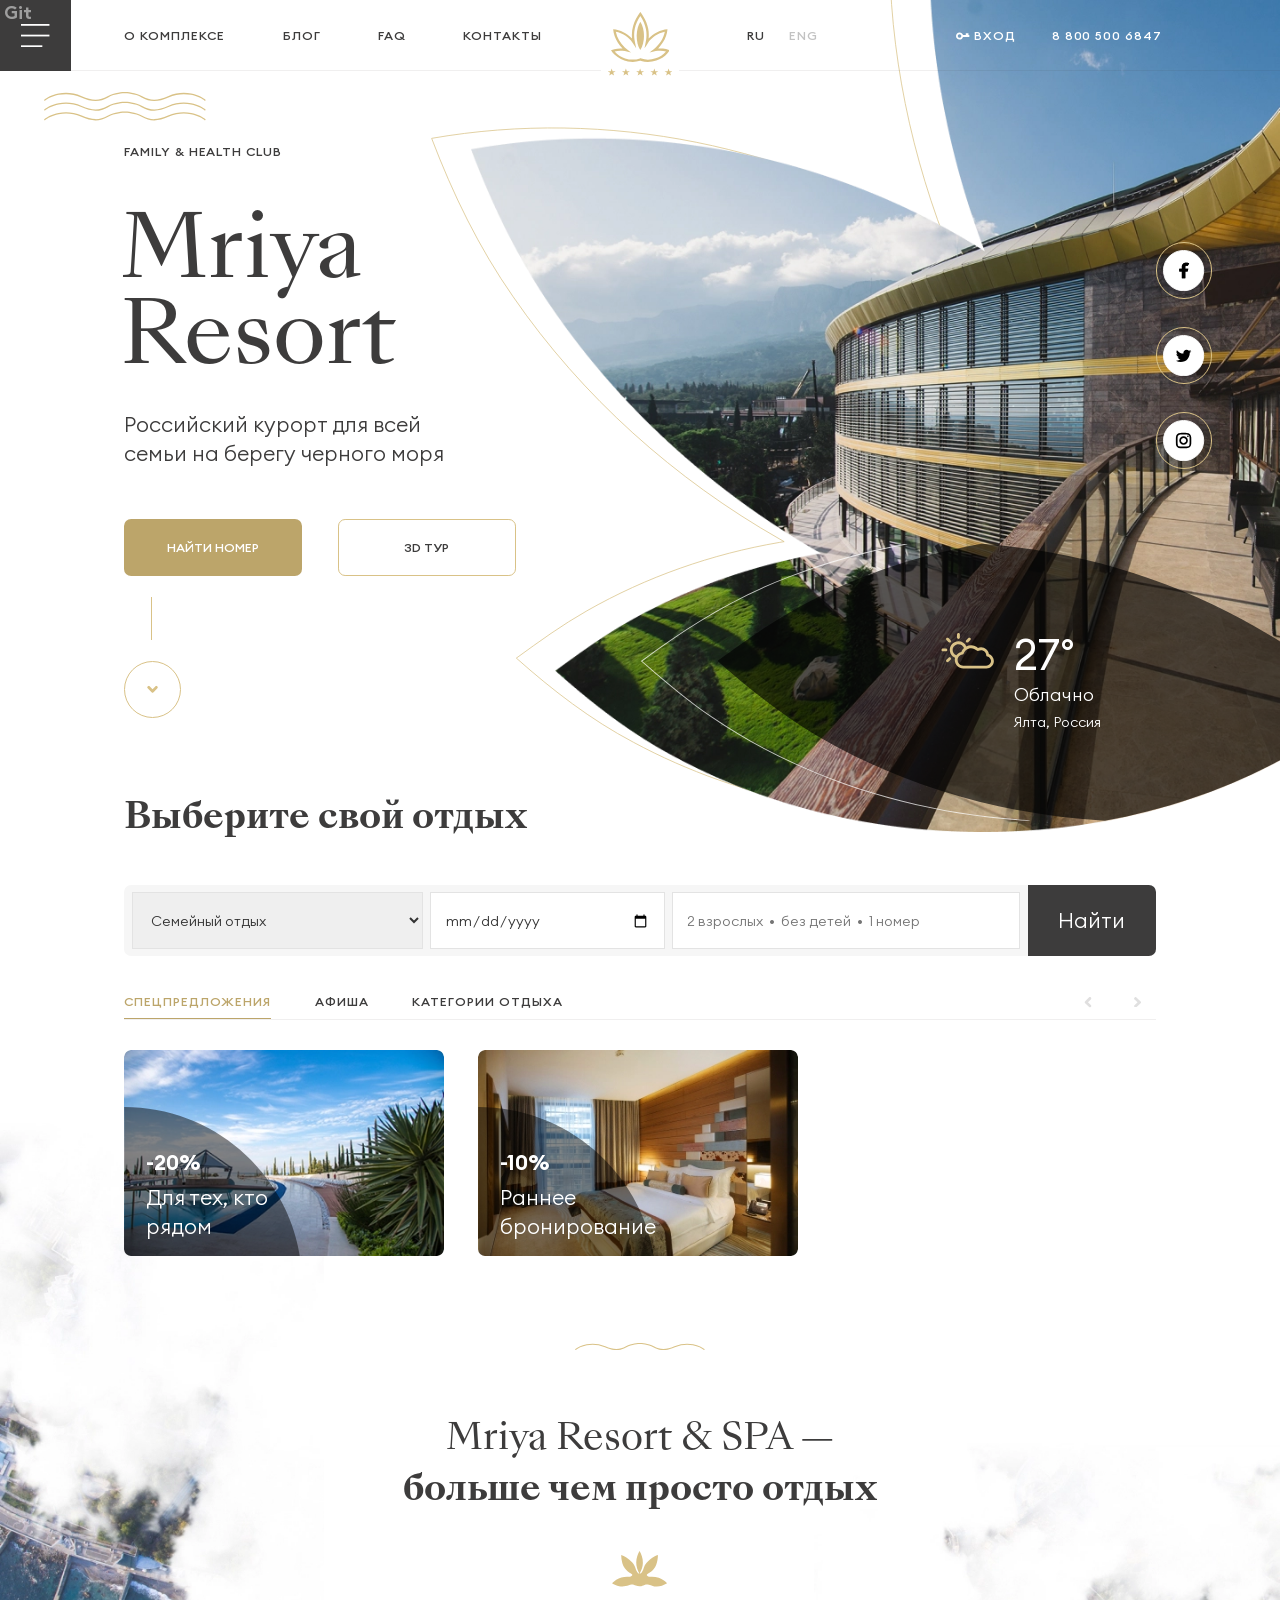
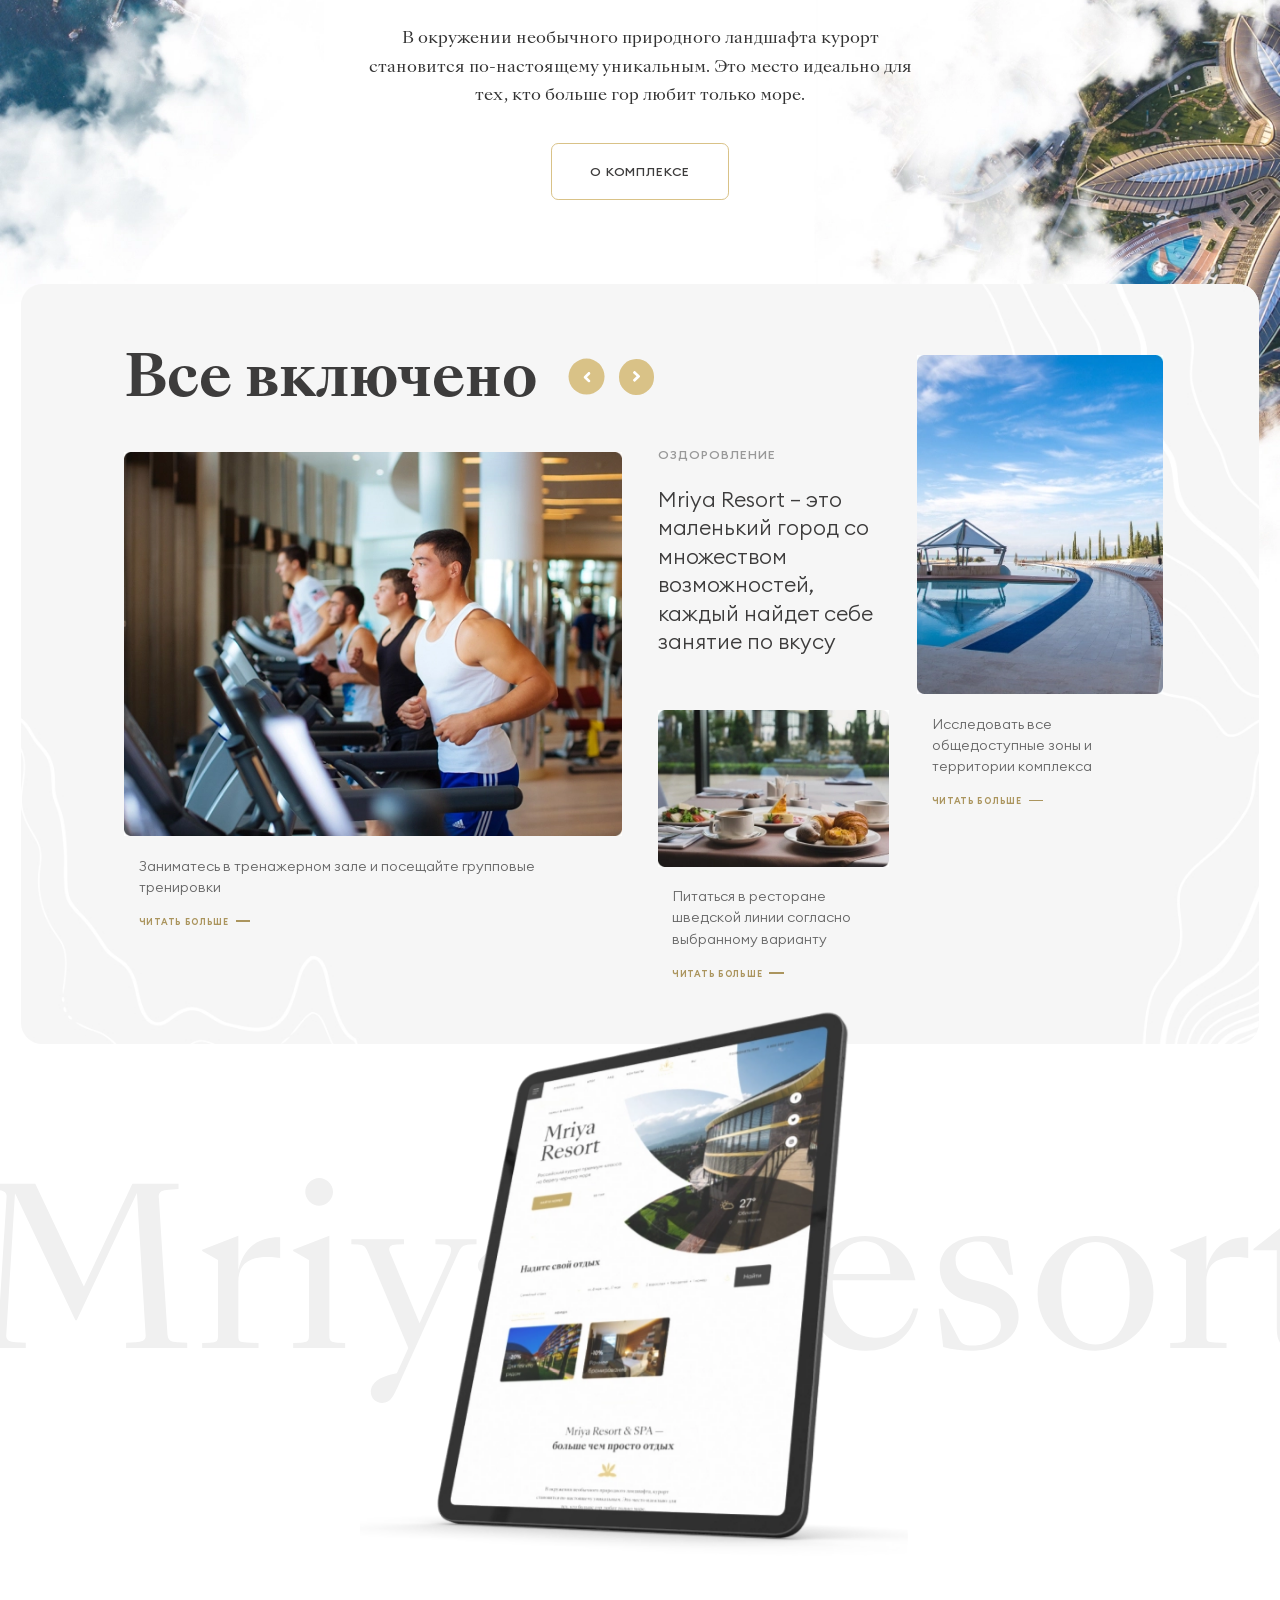
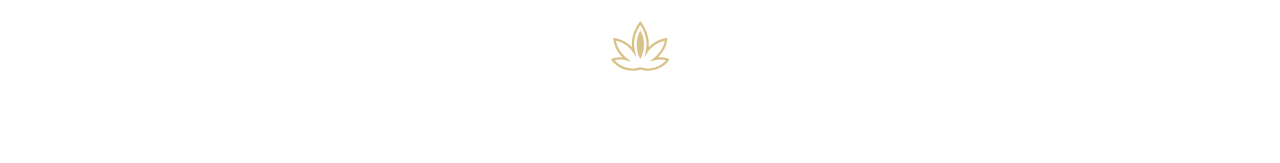
<file: MriyaResort-React.JS/index.html>
<!doctype html><html lang="en"><head><meta charset="utf-8"/><link rel="icon" href="./favicon.ico"/><title>Mriya Resort</title><meta name="description" content="Mriya Resort — российский курорт для всей семьи на берегу черного моря"><meta name="viewport" content="width=device-width,initial-scale=1"><title>React App</title><script defer="defer" src="./static/js/main.6c4f4f3c.js"></script><link href="./static/css/main.28486ef7.css" rel="stylesheet"></head><body><noscript>You need to enable JavaScript to run this app.</noscript><div id="root" class="root"></div></body></html>
</file>
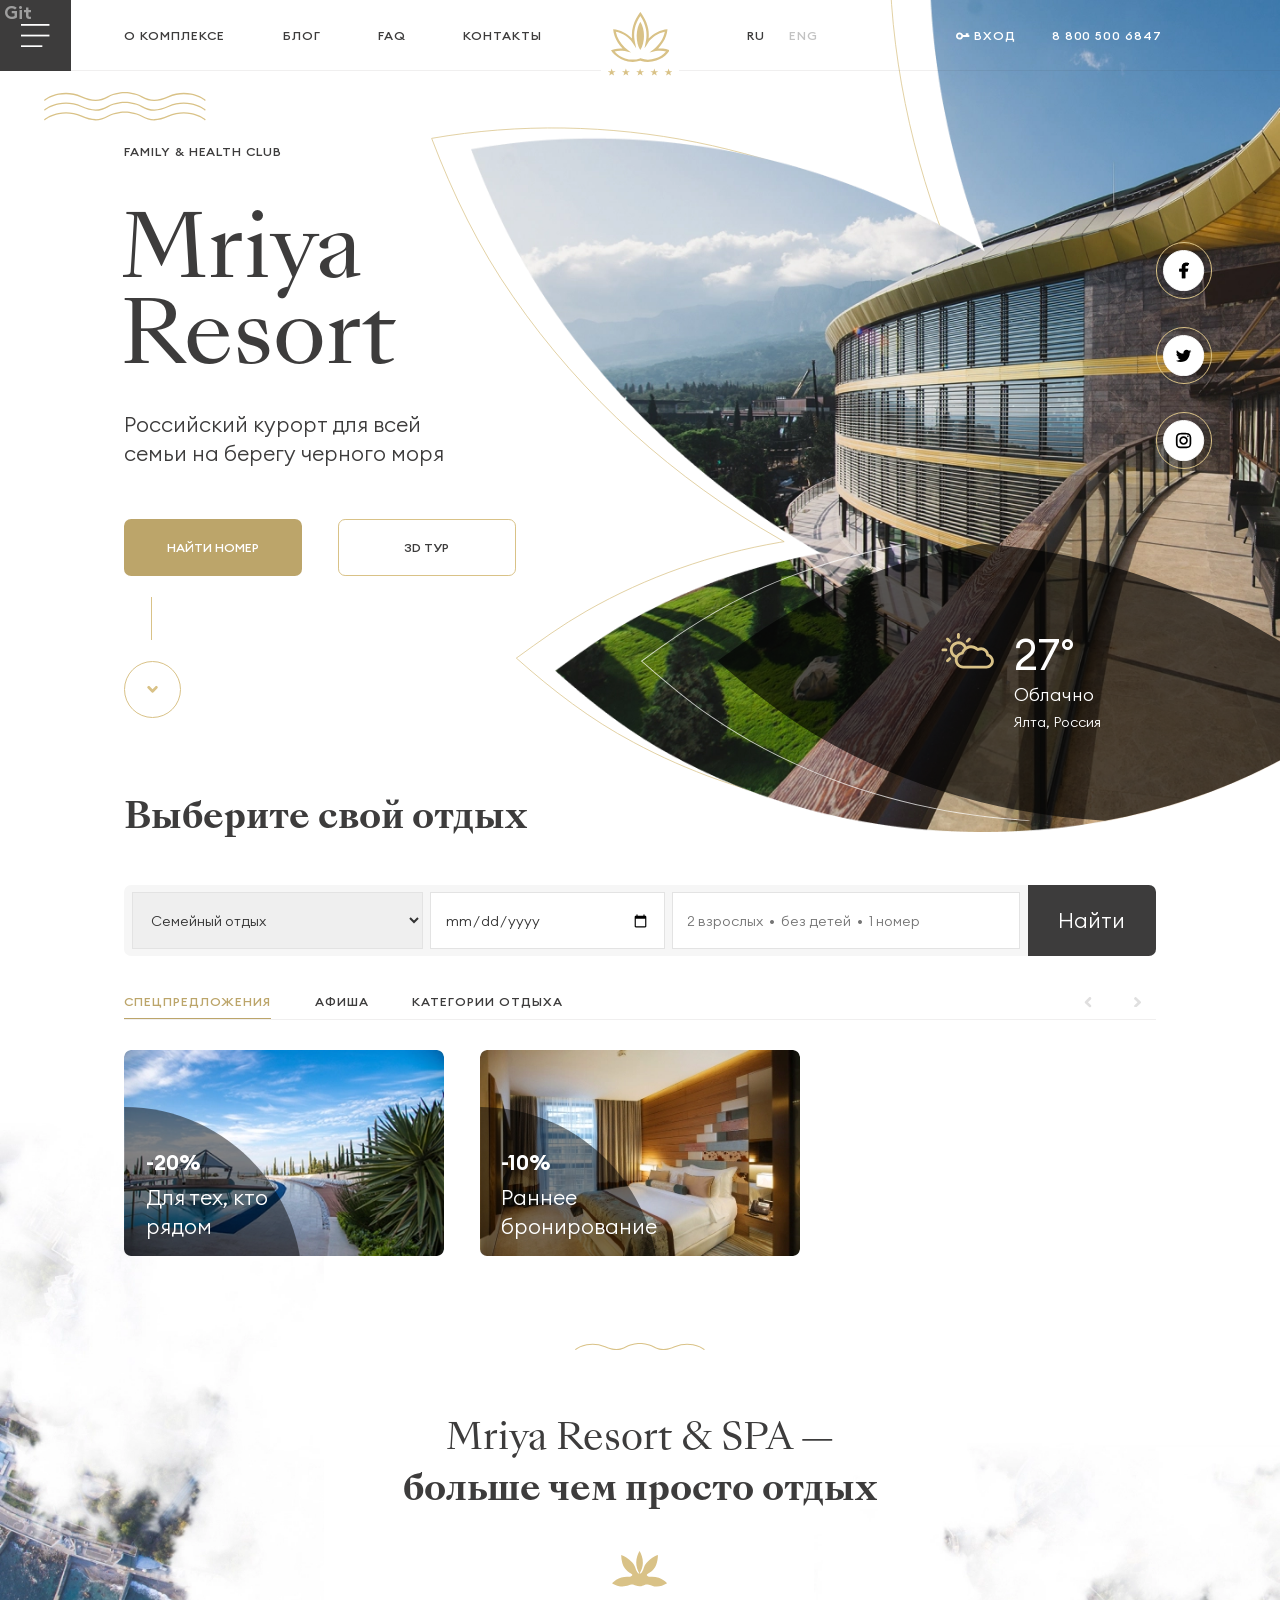
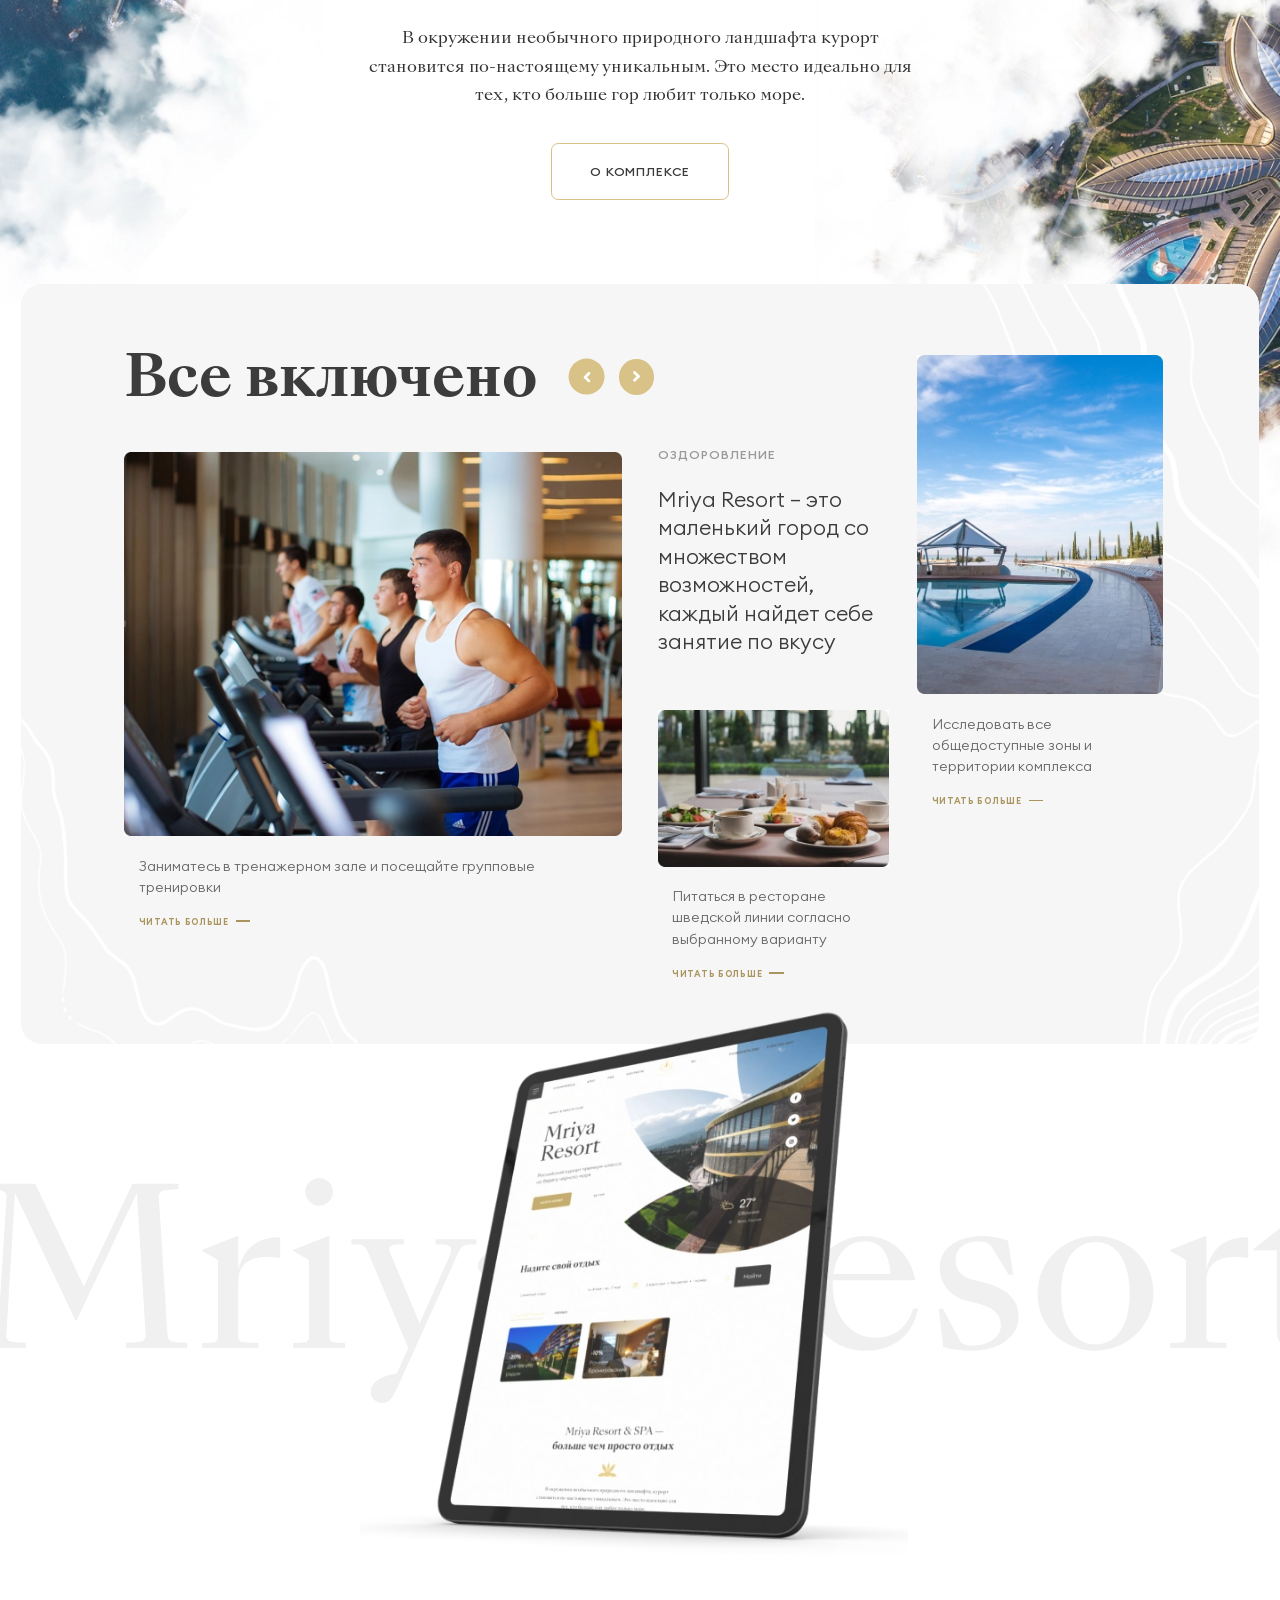
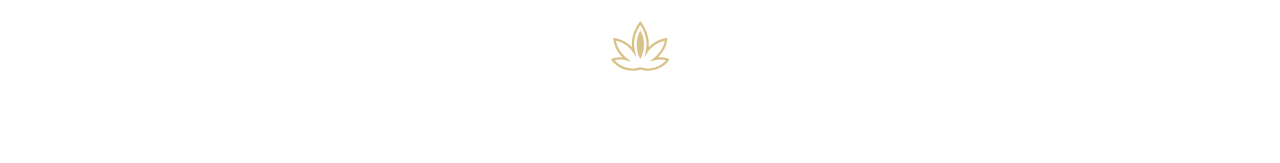
<file: MriyaResort-VanillaJS/index.html>
<!doctype html>
<html lang="ru">

	<head>
		<meta charset="utf-8">
		<title>Mriya Resort</title>
		<meta name="description" content="Mriya Resort — российский курорт для всей семьи на берегу черного моря">
		<meta name="viewport" content="width=device-width,initial-scale=1">
		<link href="./styles/index.1675d6.css" rel="stylesheet">
	</head>

	<body>
		<header class="header">
			<nav class="nav">
				<div class="nav-top">
					<a class="link" href="https://github.com/ermakov95/MriyaResort-VanillaJS">Git</a>
					<button class="nav-toggle nav-toggle_open" aria-label="Открыть навигационное меню">
						<svg width="32" height="26" viewBox="0 0 32 26" fill="none" xmlns="http://www.w3.org/2000/svg">
							<path d="M0 0H32V2H0V0Z" fill="white" />
							<path d="M0 12H32V14H0V12Z" fill="white" />
							<path d="M0 24H24V26H0V24Z" fill="white" />
						</svg>
					</button>
					<div class="nav-links">
						<a class="nav-links__item" href="#">О КОМПЛЕКСЕ</a>
						<a class="nav-links__item" href="#">БЛОГ</a>
						<a class="nav-links__item" href="#">FAQ</a>
						<a class="nav-links__item" href="#">КОНТАКТЫ</a>
					</div>
					<a class="nav-logo" href="#">
						<svg class="nav-logo__brand" width="66" height="56" viewBox="0 0 66 56" fill="none" xmlns="http://www.w3.org/2000/svg">
							<path d="M32.9552 0H33.0624C34.2695 1.72383 35.4622 3.46044 36.5301 5.27365C39.0307 9.4747 40.9855 14.0429 41.8948 18.8568C42.5832 22.413 42.6792 26.0682 42.3238 29.6675C47.7878 23.7282 55.5187 19.9103 63.5762 19.216C63.3088 21.864 62.8173 24.4976 61.9208 27.0083C60.0958 32.2437 56.9724 36.9906 53.0485 40.9027C54.8607 40.7623 56.6874 40.7655 58.4964 40.9666C61.0868 41.2188 63.5954 41.9626 66 42.933C65.2252 44.0567 64.4631 45.1964 63.5602 46.2259C60.2463 50.063 55.7845 52.8275 50.9881 54.4268C45.5273 56.2369 39.4918 56.5944 33.9494 54.9232C33.5315 54.8243 33.1025 54.5306 32.6702 54.7237C28.3125 56.181 23.5785 56.3247 19.0815 55.4819C13.5695 54.4396 8.29443 51.9241 4.20085 48.0726C2.56789 46.5643 1.21671 44.7862 0 42.9346C1.22952 42.4622 2.46063 41.9865 3.73817 41.6577C6.74312 40.8724 9.88895 40.6346 12.9804 40.9219C9.07248 37.0688 5.98108 32.3634 4.13841 27.1935C3.20347 24.6253 2.68957 21.9294 2.41741 19.2176C10.4765 19.9087 18.2058 23.7314 23.6746 29.6691C23.1735 24.8535 23.5657 19.9342 24.9697 15.2926C26.6251 9.74285 29.5612 4.66393 32.9552 0ZM26.6859 19.1266C25.8711 23.1824 25.8727 27.3754 26.4922 31.4584C26.9917 34.5581 27.7233 37.6131 28.3445 40.6889C26.9501 38.6394 25.6277 36.5405 24.2413 34.4847C19.8868 28.1687 12.9547 23.733 5.43517 22.2311C6.76074 28.9843 10.5181 35.1263 15.5178 39.811C17.7111 41.862 20.2054 43.5555 22.5091 45.4757C20.2054 44.9553 17.9224 44.344 15.6107 43.8588C11.8149 43.1294 7.83976 43.174 4.10479 44.2131C7.14336 47.9305 11.3826 50.5658 15.9229 52.0662C21.2668 53.8203 27.2254 54.0214 32.5421 52.0598C33.0928 51.8028 33.6436 52.1539 34.1703 52.3056C39.3317 54.0166 45.0262 53.7341 50.154 52.039C54.6606 50.5339 58.8679 47.9098 61.8872 44.2131C58.9127 43.3831 55.7781 43.19 52.7123 43.5124C49.56 43.8285 46.5439 44.8612 43.4445 45.4533C45.0198 44.2754 46.5503 43.04 48.108 41.8365C54.3052 36.9635 59.0263 30.0075 60.5552 22.2279C52.7603 23.7905 45.5993 28.5023 41.2816 35.1854C40.0713 36.9714 38.9603 38.8309 37.6907 40.5707C38.2495 37.6338 38.9635 34.7257 39.4518 31.776C40.1065 27.6611 40.1434 23.4282 39.3477 19.3309C38.3359 13.9886 35.9585 8.99905 33 4.4676C30.0687 8.9352 27.7201 13.8609 26.6859 19.1266Z" fill="#D9C287" />
							<path d="M30.1119 17.5272C30.7827 15.1841 31.6728 12.8697 33.0144 10.8218C35.9265 15.6039 37.092 21.2734 37.1048 26.82C37.0728 32.3187 35.9105 37.9403 33.016 42.6792C31.5159 40.4079 30.5778 37.803 29.899 35.1806C28.487 29.4057 28.5446 23.2654 30.1119 17.5272Z" fill="#D9C287" />
						</svg>
						<svg class="nav-logo__stars" width="73" height="8" viewBox="0 0 73 8" fill="none" xmlns="http://www.w3.org/2000/svg">
							<path d="M4.5 0L5.56227 3.05574H9L6.21882 4.94426L7.28118 8L4.5 6.11148L1.71882 8L2.78118 4.94426L0 3.05574H3.43773L4.5 0Z" fill="#D9C287" />
							<path d="M20.5 0L21.5623 3.05574H25L22.2188 4.94426L23.2812 8L20.5 6.11148L17.7188 8L18.7812 4.94426L16 3.05574H19.4377L20.5 0Z" fill="#D9C287" />
							<path d="M36.5 0L37.5623 3.05574H41L38.2188 4.94426L39.2812 8L36.5 6.11148L33.7188 8L34.7812 4.94426L32 3.05574H35.4377L36.5 0Z" fill="#D9C287" />
							<path d="M52.5 0L53.5623 3.05574H57L54.2188 4.94426L55.2812 8L52.5 6.11148L49.7188 8L50.7812 4.94426L48 3.05574H51.4377L52.5 0Z" fill="#D9C287" />
							<path d="M68.5 0L69.5623 3.05574H73L70.2188 4.94426L71.2812 8L68.5 6.11148L65.7188 8L66.7812 4.94426L64 3.05574H67.4377L68.5 0Z" fill="#D9C287" />
						</svg>
					</a>
					<div class="nav-language">
						<a class="nav-language__item nav-language_checked" href="#">RU</a>
						<a class="nav-language__item" href="#">ENG</a>
					</div>
					<button class="nav-login" aria-label="Авторизоваться">
						<svg class="nav-login__icon" width="15" height="8" viewBox="0 0 15 8" fill="#fff" xmlns="http://www.w3.org/2000/svg">
							<path fill-rule="evenodd" clip-rule="evenodd" d="M7.87398 5C7.42994 6.72523 5.86384 8 4 8C1.79086 8 0 6.20914 0 4C0 1.79086 1.79086 0 4 0C5.86384 0 7.42994 1.27477 7.87398 3H11V1H14V3H15V5L7.87398 5ZM4 6C5.10457 6 6 5.10457 6 4C6 2.89543 5.10457 2 4 2C2.89543 2 2 2.89543 2 4C2 5.10457 2.89543 6 4 6Z" fill="#fff" />
						</svg>
						<div class="nav-login__text">ВХОД</div>
					</button>
					<div class="nav-phone">8 800 500 6847</div>
					<button class="nav-toggle nav-toggle_close">
						<svg width="29" height="29" viewBox="0 0 29 29" fill="none" xmlns="http://www.w3.org/2000/svg">
							<path d="M1.38092 0L28.9993 27.619L27.6183 29L0 1.38095L1.38092 0Z" fill="white" />
							<path d="M27.6191 0L0.000743929 27.619L1.38166 29L29 1.38095L27.6191 0Z" fill="white" />
						</svg>
					</button>
					<div class="nav-sepline"></div>
				</div>
				<div class="nav-menu">
					<div class="nav-social">
						<div class="nav-social__line"></div>
						<a class="nav-social__item" href="#">
							<svg width="48" height="48" viewBox="0 0 48 48" fill="none" xmlns="http://www.w3.org/2000/svg">
								<circle cx="24" cy="24" r="23.5" stroke="#D9C287" />
								<path d="M28.6688 25H26V33H22V25H19V22H22V19.5391C22 18.6016 22 17.5 23 16.5C24 15.5 25.3759 15 27.188 15C29 15 30.5 15.5 30.5 15.5L29 18.5C29 18.5 27 18 26.5 18.5C26 19 26 19.2656 26 19.7578V22H29.5L28.6688 25Z" fill="#D9C287" />
								<path d="M28.6688 25H26V33H22V25H19V22H22V19.5391C22 18.6016 22 17.5 23 16.5C24 15.5 25.3759 15 27.188 15C29 15 30.5 15.5 30.5 15.5L29 18.5C29 18.5 27 18 26.5 18.5C26 19 26 19.2656 26 19.7578V22H29.5L28.6688 25Z" fill="#D9C287" />
							</svg>
						</a>
						<a class="nav-social__item" href="#">
							<svg width="48" height="48" viewBox="0 0 48 48" fill="none" xmlns="http://www.w3.org/2000/svg">
								<circle cx="24" cy="24" r="23.5" stroke="#D9C287" />
								<path d="M31.1367 20.8125C31.1602 20.9038 31.1719 21.0523 31.1719 21.2578C31.1719 22.4681 30.9375 23.6785 30.4688 24.8888C30 26.0763 29.332 27.1725 28.4648 28.1773C27.6211 29.1593 26.5195 29.9585 25.1602 30.5751C23.8008 31.1917 22.3008 31.5 20.6602 31.5C18.5977 31.5 16.7109 30.9633 15 29.89C15.2578 29.9129 15.5508 29.9243 15.8789 29.9243C17.5898 29.9243 19.125 29.4105 20.4844 28.3828C19.6641 28.3828 18.9375 28.1544 18.3047 27.6977C17.6953 27.2181 17.2734 26.6244 17.0391 25.9165C17.2734 25.9393 17.4961 25.9507 17.707 25.9507C18.0352 25.9507 18.3633 25.9165 18.6914 25.848C18.1289 25.7338 17.625 25.5054 17.1797 25.1629C16.7344 24.8203 16.3828 24.4093 16.125 23.9297C15.8672 23.4273 15.7383 22.8906 15.7383 22.3197V22.2512C16.2539 22.5481 16.8047 22.7079 17.3906 22.7308C16.2891 22 15.7383 20.9952 15.7383 19.7163C15.7383 19.0769 15.9141 18.4718 16.2656 17.9008C17.1797 19.0198 18.293 19.9105 19.6055 20.5727C20.9414 21.235 22.3594 21.6004 23.8594 21.6689C23.8125 21.3948 23.7891 21.1208 23.7891 20.8468C23.7891 19.8648 24.1406 19.0198 24.8438 18.3119C25.5703 17.604 26.4375 17.25 27.4453 17.25C28.5234 17.25 29.4258 17.6268 30.1523 18.3804C30.9961 18.2206 31.7812 17.9351 32.5078 17.524C32.2266 18.369 31.6875 19.0312 30.8906 19.5108C31.5938 19.4195 32.2969 19.2254 33 18.9285C32.4844 19.6593 31.8633 20.2873 31.1367 20.8125Z" fill="#D9C287" />
							</svg>
						</a>
						<a class="nav-social__item" href="#">
							<svg width="48" height="48" viewBox="0 0 48 48" fill="none" xmlns="http://www.w3.org/2000/svg">
								<circle cx="24" cy="24" r="23.5" stroke="#D9C287" />
								<path d="M32.9598 20.3036C32.9866 21.0268 33 22.2589 33 24C33 25.7411 32.9866 26.9732 32.9598 27.6964C32.8795 29.3304 32.3839 30.6027 31.4732 31.5134C30.5893 32.3973 29.3304 32.8661 27.6964 32.9196C26.9732 32.9732 25.7411 33 24 33C22.2589 33 21.0268 32.9732 20.3036 32.9196C18.6696 32.8393 17.4107 32.3571 16.5268 31.4732C16.1786 31.1518 15.8973 30.7768 15.683 30.3482C15.4688 29.9196 15.308 29.5045 15.2009 29.1027C15.1205 28.7009 15.0804 28.2321 15.0804 27.6964C15.0268 26.9732 15 25.7411 15 24C15 22.2589 15.0268 21.0134 15.0804 20.2634C15.1607 18.6562 15.6429 17.4107 16.5268 16.5268C17.4107 15.6161 18.6696 15.1205 20.3036 15.0402C21.0268 15.0134 22.2589 15 24 15C25.7411 15 26.9732 15.0134 27.6964 15.0402C29.3304 15.1205 30.5893 15.6161 31.4732 16.5268C32.3839 17.4107 32.8795 18.6696 32.9598 20.3036ZM30.6384 29.3036C30.7187 29.0893 30.7857 28.8214 30.8393 28.5C30.8929 28.1518 30.933 27.75 30.9598 27.2946C30.9866 26.8125 31 26.4241 31 26.1295C31 25.8348 31 25.4196 31 24.8839C31 24.3482 31 24.0536 31 24C31 23.9196 31 23.625 31 23.1161C31 22.5804 31 22.1652 31 21.8705C31 21.5759 30.9866 21.2009 30.9598 20.7455C30.933 20.2634 30.8929 19.8616 30.8393 19.5402C30.7857 19.192 30.7187 18.9107 30.6384 18.6964C30.317 17.8661 30.1339 17.683 29.3036 17.3616C29.0893 17.2812 28.808 17.2143 28.4598 17.1607C28.1384 17.1071 27.7366 17.067 27.2545 17.0402C26.7991 17.0134 26.4241 17 26.1295 17C25.8616 17 25.4464 17 24.8839 17C24.3482 17 24.0536 17 24 17C23.9464 17 23.6518 17 23.1161 17C22.5804 17 22.1652 17 21.8705 17C21.5759 17 21.1875 17.0134 20.7054 17.0402C20.25 17.067 19.8482 17.1071 19.5 17.1607C19.1786 17.2143 18.9107 17.2812 18.6964 17.3616C17.8661 17.683 17.683 17.8661 17.3616 18.6964C17.2812 18.9107 17.2143 19.192 17.1607 19.5402C17.1071 19.8616 17.067 20.2634 17.0402 20.7455C17.0134 21.2009 17 21.5759 17 21.8705C17 22.1384 17 22.5536 17 23.1161C17 23.6518 17 23.9464 17 24C17 24.1071 17 24.3616 17 24.7634C17 25.1384 17 25.4598 17 25.7277C17 25.9688 17 26.2902 17 26.692C17.0268 27.0938 17.0536 27.442 17.0804 27.7366C17.1071 28.0045 17.1473 28.2857 17.2009 28.5804C17.2545 28.875 17.308 29.1161 17.3616 29.3036C17.7098 30.1339 17.8929 30.317 18.6964 30.6384C18.9107 30.7187 19.1786 30.7857 19.5 30.8393C19.8482 30.8929 20.25 30.933 20.7054 30.9598C21.1875 30.9866 21.5625 31 21.8304 31C22.125 31 22.5402 31 23.0759 31C23.6384 31 23.9464 31 24 31C24.0804 31 24.375 31 24.8839 31C25.4196 31 25.8348 31 26.1295 31C26.4241 31 26.7991 30.9866 27.2545 30.9598C27.7366 30.933 28.1384 30.8929 28.4598 30.8393C28.808 30.7857 29.0893 30.7187 29.3036 30.6384C30.1339 30.2902 30.317 30.1071 30.6384 29.3036Z" fill="#D9C287" />
								<path fill-rule="evenodd" clip-rule="evenodd" d="M24 27C25.6569 27 27 25.6569 27 24C27 22.3431 25.6569 21 24 21C22.3431 21 21 22.3431 21 24C21 25.6569 22.3431 27 24 27ZM24 29C26.7614 29 29 26.7614 29 24C29 21.2386 26.7614 19 24 19C21.2386 19 19 21.2386 19 24C19 26.7614 21.2386 29 24 29Z" fill="#D9C287" />
								<path d="M30 19C30 19.5523 29.5523 20 29 20C28.4477 20 28 19.5523 28 19C28 18.4477 28.4477 18 29 18C29.5523 18 30 18.4477 30 19Z" fill="#D9C287" />
							</svg>
						</a>
					</div>
					<div class="nav-services">
						<ul class="nav-services-main">
							<li class="nav-services-item nav-services-rooms">
								<button class="nav-rooms-button">
									<span>Размещение</span>
									<svg width="8" height="12" viewBox="0 0 8 12" fill="none" xmlns="http://www.w3.org/2000/svg">
										<path d="M7.72816 6.6375L2.4466 11.7375C2.26537 11.9125 2.04531 12 1.78641 12C1.52751 12 1.30744 11.9125 1.12621 11.7375L0.271845 10.875C0.0906148 10.7 -6.61135e-08 10.4875 -7.70413e-08 10.2375C-8.79692e-08 9.9875 0.0906148 9.775 0.271845 9.6L4 6L0.271844 2.4C0.0906145 2.225 -4.36567e-07 2.0125 -4.47495e-07 1.7625C-4.58423e-07 1.5125 0.0906144 1.3 0.271844 1.125L1.12621 0.2625C1.30744 0.0875002 1.52751 2.01451e-07 1.78641 1.90135e-07C2.04531 1.78818e-07 2.26537 0.0875002 2.4466 0.2625L7.72816 5.3625C7.90939 5.5375 8 5.75 8 6C8 6.25 7.90939 6.4625 7.72816 6.6375Z" fill="white" fill-opacity="0.24" />
									</svg>
								</button>
								<ul class="nav-services-second nav-rooms-second">
									<li>Одноместный стандарт</li>
									<li>Двуместный стандарт</li>
									<li>Семейный стандарт</li>
									<li>Одноместный полулюкс</li>
									<li>Двуместный полулюкс</li>
									<li>Семейный полулюкс</li>
									<li>Одноместный люкс</li>
									<li>Двуместный люкс</li>
									<li>Семейный люкс</li>
								</ul>
							</li>
							<li class="nav-services-item_sep"></li>
							<li class="nav-services-item nav-services-medicine">
								<button class="nav-medicine-button">
									<span>Медицина</span>
									<svg width="8" height="12" viewBox="0 0 8 12" fill="none" xmlns="http://www.w3.org/2000/svg">
										<path d="M7.72816 6.6375L2.4466 11.7375C2.26537 11.9125 2.04531 12 1.78641 12C1.52751 12 1.30744 11.9125 1.12621 11.7375L0.271845 10.875C0.0906148 10.7 -6.61135e-08 10.4875 -7.70413e-08 10.2375C-8.79692e-08 9.9875 0.0906148 9.775 0.271845 9.6L4 6L0.271844 2.4C0.0906145 2.225 -4.36567e-07 2.0125 -4.47495e-07 1.7625C-4.58423e-07 1.5125 0.0906144 1.3 0.271844 1.125L1.12621 0.2625C1.30744 0.0875002 1.52751 2.01451e-07 1.78641 1.90135e-07C2.04531 1.78818e-07 2.26537 0.0875002 2.4466 0.2625L7.72816 5.3625C7.90939 5.5375 8 5.75 8 6C8 6.25 7.90939 6.4625 7.72816 6.6375Z" fill="white" fill-opacity="0.24" />
									</svg>
								</button>
								<ul class="nav-services-second nav-medicine-second">
									<li>Клиника персонализированной медицины</li>
									<li>Медицинский центр</li>
									<div class="nav-services-desc">Международные стандарты лечения и современные методики в сочетании с высококлассным сервисом и проживанием в одном из лучших семейных курортов мира Mriya Resort & SPA 5*</div>
								</ul>
							</li>
							<li class="nav-services-item_sep"></li>
							<li class="nav-services-item">
								<button>Мероприятия</button>
							</li>
							<li class="nav-services-item_sep"></li>
							<li class="nav-services-item">
								<button>Красота и восстановление</button>
							</li>
							<li class="nav-services-item_sep"></li>
							<li class="nav-services-item">
								<button>Бары и рестораны</button>
							</li>
							<li class="nav-services-item_sep"></li>
							<li class="nav-services-item">
								<button>Развлечения</button>
							</li>
							<li class="nav-services-item_sep"></li>
							<li class="nav-services-item">
								<button>Спорт</button>
							</li>
							<li class="nav-services-item_sep"></li>
							<li class="nav-services-item">
								<button>Детям</button>
							</li>
							<li class="nav-services-item_sep"></li>
							<li class="nav-services-item">
								<button>Транспорт</button>
							</li>
						</ul>
						<div class="nav-services-sep"></div>
					</div>
					<div class="nav-slider">
						<div class="nav-slider-line">
							<div class="nav-slide">
								<div class="nav-slide__bg">
									<picture>
										<source media="(min-width: 1104px)" srcset="./img/index/antistress@420w.webp, ./img/index/antistress@840w.webp 2x" type="image/webp" alt="Антистресс" loading="lazy">
										<source media="(min-width: 1104px)" srcset="./img/index/antistress@420w.jpg, ./img/index/antistress@840w.jpg 2x" type="image/jpeg" alt="Антистресс" loading="lazy">
										<source media="(max-width: 1104px)" srcset="./img/index/antistress@322w.webp, ./img/index/antistress@644w.webp 2x" type="image/webp" alt="Антистресс" loading="lazy">
										<source media="(max-width: 1104px)" srcset="./img/index/antistress@322w.jpg, ./img/index/antistress@644w.jpg 2x" type="image/jpeg" alt="Антистресс" loading="lazy">
										<img src="./img/index/antistress@420w.jpg" type="image/jpeg" alt="Антистресс" loading="lazy">
									</picture>
								</div>
								<div class="nav-slide__content">
									<svg class="nav-slide__svg" width="360" height="306" viewBox="0 0 360 306" fill="none" xmlns="http://www.w3.org/2000/svg">
										<path d="M360 306H0L0.000133753 0C181.528 0 332.075 132.517 360 306Z" fill="black" fill-opacity="0.48" />
									</svg>
									<div class="nav-slide__title">Антистресс</div>
									<div class="nav-slide__text">10-21 дня</div>
									<button class="nav-slide__button">Подробнее</button>
								</div>
							</div>
							<div class="nav-slide">
								<div class="nav-slide__bg">
									<picture>
										<source media="(min-width: 1104px)" srcset="./img/index/antistress@420w.webp, ./img/index/antistress@840w.webp 2x" type="image/webp" alt="Антистресс" loading="lazy">
										<source media="(min-width: 1104px)" srcset="./img/index/antistress@420w.jpg, ./img/index/antistress@840w.jpg 2x" type="image/jpeg" alt="Антистресс" loading="lazy">
										<source media="(max-width: 1104px)" srcset="./img/index/antistress@322w.webp, ./img/index/antistress@644w.webp 2x" type="image/webp" alt="Антистресс" loading="lazy">
										<source media="(max-width: 1104px)" srcset="./img/index/antistress@322w.jpg, ./img/index/antistress@644w.jpg 2x" type="image/jpeg" alt="Антистресс" loading="lazy">
										<img src="./img/index/antistress@420w.jpg" type="image/jpeg" alt="Антистресс" loading="lazy">
									</picture>
								</div>
								<div class="nav-slide__content">
									<svg class="nav-slide__svg" width="360" height="306" viewBox="0 0 360 306" fill="none" xmlns="http://www.w3.org/2000/svg">
										<path d="M360 306H0L0.000133753 0C181.528 0 332.075 132.517 360 306Z" fill="black" fill-opacity="0.48" />
									</svg>
									<div class="nav-slide__title">Йога</div>
									<div class="nav-slide__text">7-14 дней</div>
									<button class="nav-slide__button">Подробнее</button>
								</div>
							</div>
							<div class="nav-slide">
								<div class="nav-slide__bg">
									<picture>
										<source media="(min-width: 1104px)" srcset="./img/index/antistress@420w.webp, ./img/index/antistress@840w.webp 2x" type="image/webp" alt="Антистресс" loading="lazy">
										<source media="(min-width: 1104px)" srcset="./img/index/antistress@420w.jpg, ./img/index/antistress@840w.jpg 2x" type="image/jpeg" alt="Антистресс" loading="lazy">
										<source media="(max-width: 1104px)" srcset="./img/index/antistress@322w.webp, ./img/index/antistress@644w.webp 2x" type="image/webp" alt="Антистресс" loading="lazy">
										<source media="(max-width: 1104px)" srcset="./img/index/antistress@322w.jpg, ./img/index/antistress@644w.jpg 2x" type="image/jpeg" alt="Антистресс" loading="lazy">
										<img src="./img/index/antistress@420w.jpg" type="image/jpeg" alt="Антистресс" loading="lazy">
									</picture>
								</div>
								<div class="nav-slide__content">
									<svg class="nav-slide__svg" width="360" height="306" viewBox="0 0 360 306" fill="none" xmlns="http://www.w3.org/2000/svg">
										<path d="M360 306H0L0.000133753 0C181.528 0 332.075 132.517 360 306Z" fill="black" fill-opacity="0.48" />
									</svg>
									<div class="nav-slide__title">Медитация</div>
									<div class="nav-slide__text">14-21 дня</div>
									<button class="nav-slide__button">Подробнее</button>
								</div>
							</div>
						</div>
						<div class="nav-slider-buttons">
							<button class="nav-slider-buttons__button_first"></button>
							<button class="nav-slider-buttons__button_second"></button>
							<button class="nav-slider-buttons__button-third"></button>
						</div>
					</div>
					<button class="nav-menu-button">Найти номер</button>
					<div class="nav-menu-links">
						<a class="nav-menu-links__item" href="#">О КОМПЛЕКСЕ</a>
						<a class="nav-menu-links__item" href="#">БЛОГ</a>
						<a class="nav-menu-links__item" href="#">FAQ</a>
						<a class="nav-menu-links__item" href="#">АФИША</a>
						<a class="nav-menu-links__item" href="#">СПЕЦПРЕДЛОЖЕНИЯ</a>
						<a class="nav-menu-links__item" href="#">ВАЖНАЯ ИНФОРМАЦИЯ</a>
						<a class="nav-menu-links__item" href="#">КОНТАКТЫ</a>
					</div>
					<a class="nav-menu-phone" href="tel:+78005006847">8 800 500 6847</a>
					<a class="nav-email" href="mailto:info@mriyaresort.com"> info@mriyaresort.com</a>
				</div>
			</nav>
		</header>
		<div class="mask"></div>
		<section class="intro">
			<div class="intro-head">
				<div class="waves">
					<svg width="182" height="32" viewBox="0 0 182 32" fill="none" xmlns="http://www.w3.org/2000/svg">
						<path d="M91.0032 0C93 0 102.871 0.386837 110.494 4.8024C115.08 7.45752 119.453 8.70708 124.099 8.66955C128.756 8.63194 133.732 7.30083 139.522 4.72074C148.95 0.518235 158.099 0.277363 165.613 1.73739C173.11 3.1941 179.026 6.35368 182 9.0197L181.107 10.147C178.354 7.67877 172.674 4.60818 165.364 3.1877C158.07 1.77052 149.2 2.00541 140.057 6.08051C134.171 8.70387 129.009 10.1042 124.11 10.1438C119.199 10.1835 114.596 8.85594 109.831 6.09734C102.531 1.86812 92.566 1.49312 91 1.48998C89.434 1.49312 79.4695 1.86812 72.1687 6.09734C67.4037 8.85594 62.8011 10.1835 57.8904 10.1438C52.9906 10.1042 47.829 8.70387 41.9427 6.08051C32.7999 2.00541 23.9297 1.77052 16.6362 3.1877C9.32576 4.60818 3.64622 7.67877 0.893219 10.147L0 9.0197C2.97362 6.35368 8.89026 3.1941 16.3872 1.73739C23.9012 0.277363 33.0496 0.518235 42.4783 4.72074C48.2676 7.30083 53.2439 8.63194 57.9009 8.66955C62.5469 8.70708 66.9199 7.45752 71.5061 4.8024C79.1287 0.386837 89 0 90.9968 0H91.0032Z" fill="#D9C287" />
						<path d="M91.0032 10.9265C93 10.9265 102.871 11.3133 110.494 15.7289C115.08 18.384 119.453 19.6336 124.099 19.596C128.756 19.5584 133.732 18.2273 139.522 15.6472C148.95 11.4447 158.099 11.2039 165.613 12.6639C173.11 14.1206 179.026 17.2802 182 19.9462L181.107 21.0735C178.354 18.6053 172.674 15.5347 165.364 14.1142C158.07 12.697 149.2 12.9319 140.057 17.007C134.171 19.6304 129.009 21.0307 124.11 21.0703C119.199 21.11 114.596 19.7824 109.831 17.0238C102.531 12.7946 92.566 12.4196 91 12.4165C89.434 12.4196 79.4695 12.7946 72.1687 17.0238C67.4037 19.7824 62.8011 21.11 57.8904 21.0703C52.9906 21.0307 47.829 19.6304 41.9427 17.007C32.7999 12.9319 23.9297 12.697 16.6362 14.1142C9.32576 15.5347 3.64622 18.6053 0.893219 21.0735L0 19.9462C2.97362 17.2802 8.89026 14.1206 16.3872 12.6639C23.9012 11.2039 33.0496 11.4447 42.4783 15.6472C48.2676 18.2273 53.2439 19.5584 57.9009 19.596C62.5469 19.6336 66.9199 18.384 71.5061 15.7289C79.1287 11.3133 89 10.9265 90.9968 10.9265H91.0032Z" fill="#D9C287" />
						<path d="M91.0032 21.853C93 21.853 102.871 22.2398 110.494 26.6554C115.08 29.3105 119.453 30.5601 124.099 30.5225C128.756 30.4849 133.732 29.1538 139.522 26.5737C148.95 22.3712 158.099 22.1304 165.613 23.5904C173.11 25.0471 179.026 28.2067 182 30.8727L181.107 32C178.354 29.5318 172.674 26.4612 165.364 25.0407C158.07 23.6235 149.2 23.8584 140.057 27.9335C134.171 30.5569 129.009 31.9572 124.11 31.9968C119.199 32.0365 114.596 30.7089 109.831 27.9503C102.531 23.7211 92.566 23.3461 91 23.343C89.434 23.3461 79.4695 23.7211 72.1687 27.9503C67.4037 30.7089 62.8011 32.0365 57.8904 31.9968C52.9906 31.9572 47.829 30.5569 41.9427 27.9335C32.7999 23.8584 23.9297 23.6235 16.6362 25.0407C9.32576 26.4612 3.64622 29.5318 0.893219 32L0 30.8727C2.97362 28.2067 8.89026 25.0471 16.3872 23.5904C23.9012 22.1304 33.0496 22.3712 42.4783 26.5737C48.2676 29.1538 53.2439 30.4849 57.9009 30.5225C62.5469 30.5601 66.9199 29.3105 71.5061 26.6554C79.1287 22.2398 89 21.853 90.9968 21.853H91.0032Z" fill="#D9C287" />
					</svg>
				</div>
				<h2 class="top-text">Family & Health Club</h2>
				<h1 class="heading">Mriya
					<br>Resort
				</h1>
				<h2 class="bottom-text">Российский курорт для всей семьи на берегу черного моря</h2>
				<div class="head-buttons">
					<button>Найти номер</button>
					<button>3D тур</button>
				</div>
				<div class="head-line"></div>
				<button class="head-down-button" aria-label="Вниз">
					<svg width="8" height="12" viewBox="0 0 8 12" fill="#D9C287" xmlns="http://www.w3.org/2000/svg">
						<path d="M7.72816 6.6375L2.4466 11.7375C2.26537 11.9125 2.04531 12 1.78641 12C1.52751 12 1.30744 11.9125 1.12621 11.7375L0.271845 10.875C0.0906148 10.7 -6.61135e-08 10.4875 -7.70413e-08 10.2375C-8.79692e-08 9.9875 0.0906148 9.775 0.271845 9.6L4 6L0.271844 2.4C0.0906145 2.225 -4.36567e-07 2.0125 -4.47495e-07 1.7625C-4.58423e-07 1.5125 0.0906144 1.3 0.271844 1.125L1.12621 0.2625C1.30744 0.0875002 1.52751 2.01451e-07 1.78641 1.90135e-07C2.04531 1.78818e-07 2.26537 0.0875002 2.4466 0.2625L7.72816 5.3625C7.90939 5.5375 8 5.75 8 6C8 6.25 7.90939 6.4625 7.72816 6.6375Z" fill="#D9C287" />
					</svg>
				</button>
			</div>
			<div class="intro-social">
				<a class="intro-social__item" href="#">
					<svg width="48" height="48" viewBox="0 0 48 48" fill="none" xmlns="http://www.w3.org/2000/svg">
						<circle cx="24" cy="24" r="23.5" stroke="#fff" />
						<path d="M28.6688 25H26V33H22V25H19V22H22V19.5391C22 18.6016 22 17.5 23 16.5C24 15.5 25.3759 15 27.188 15C29 15 30.5 15.5 30.5 15.5L29 18.5C29 18.5 27 18 26.5 18.5C26 19 26 19.2656 26 19.7578V22H29.5L28.6688 25Z" fill="#000" />
						<path d="M28.6688 25H26V33H22V25H19V22H22V19.5391C22 18.6016 22 17.5 23 16.5C24 15.5 25.3759 15 27.188 15C29 15 30.5 15.5 30.5 15.5L29 18.5C29 18.5 27 18 26.5 18.5C26 19 26 19.2656 26 19.7578V22H29.5L28.6688 25Z" fill="#000" />
					</svg>
				</a>
				<a class="intro-social__item" href="#">
					<svg width="48" height="48" viewBox="0 0 48 48" fill="none" xmlns="http://www.w3.org/2000/svg">
						<circle cx="24" cy="24" r="23.5" stroke="#fff" />
						<path d="M31.1367 20.8125C31.1602 20.9038 31.1719 21.0523 31.1719 21.2578C31.1719 22.4681 30.9375 23.6785 30.4688 24.8888C30 26.0763 29.332 27.1725 28.4648 28.1773C27.6211 29.1593 26.5195 29.9585 25.1602 30.5751C23.8008 31.1917 22.3008 31.5 20.6602 31.5C18.5977 31.5 16.7109 30.9633 15 29.89C15.2578 29.9129 15.5508 29.9243 15.8789 29.9243C17.5898 29.9243 19.125 29.4105 20.4844 28.3828C19.6641 28.3828 18.9375 28.1544 18.3047 27.6977C17.6953 27.2181 17.2734 26.6244 17.0391 25.9165C17.2734 25.9393 17.4961 25.9507 17.707 25.9507C18.0352 25.9507 18.3633 25.9165 18.6914 25.848C18.1289 25.7338 17.625 25.5054 17.1797 25.1629C16.7344 24.8203 16.3828 24.4093 16.125 23.9297C15.8672 23.4273 15.7383 22.8906 15.7383 22.3197V22.2512C16.2539 22.5481 16.8047 22.7079 17.3906 22.7308C16.2891 22 15.7383 20.9952 15.7383 19.7163C15.7383 19.0769 15.9141 18.4718 16.2656 17.9008C17.1797 19.0198 18.293 19.9105 19.6055 20.5727C20.9414 21.235 22.3594 21.6004 23.8594 21.6689C23.8125 21.3948 23.7891 21.1208 23.7891 20.8468C23.7891 19.8648 24.1406 19.0198 24.8438 18.3119C25.5703 17.604 26.4375 17.25 27.4453 17.25C28.5234 17.25 29.4258 17.6268 30.1523 18.3804C30.9961 18.2206 31.7812 17.9351 32.5078 17.524C32.2266 18.369 31.6875 19.0312 30.8906 19.5108C31.5938 19.4195 32.2969 19.2254 33 18.9285C32.4844 19.6593 31.8633 20.2873 31.1367 20.8125Z" fill="#000" />
					</svg>
				</a>
				<a class="intro-social__item" href="#">
					<svg width="48" height="48" viewBox="0 0 48 48" fill="none" xmlns="http://www.w3.org/2000/svg">
						<circle cx="24" cy="24" r="23.5" stroke="#fff" />
						<path d="M32.9598 20.3036C32.9866 21.0268 33 22.2589 33 24C33 25.7411 32.9866 26.9732 32.9598 27.6964C32.8795 29.3304 32.3839 30.6027 31.4732 31.5134C30.5893 32.3973 29.3304 32.8661 27.6964 32.9196C26.9732 32.9732 25.7411 33 24 33C22.2589 33 21.0268 32.9732 20.3036 32.9196C18.6696 32.8393 17.4107 32.3571 16.5268 31.4732C16.1786 31.1518 15.8973 30.7768 15.683 30.3482C15.4688 29.9196 15.308 29.5045 15.2009 29.1027C15.1205 28.7009 15.0804 28.2321 15.0804 27.6964C15.0268 26.9732 15 25.7411 15 24C15 22.2589 15.0268 21.0134 15.0804 20.2634C15.1607 18.6562 15.6429 17.4107 16.5268 16.5268C17.4107 15.6161 18.6696 15.1205 20.3036 15.0402C21.0268 15.0134 22.2589 15 24 15C25.7411 15 26.9732 15.0134 27.6964 15.0402C29.3304 15.1205 30.5893 15.6161 31.4732 16.5268C32.3839 17.4107 32.8795 18.6696 32.9598 20.3036ZM30.6384 29.3036C30.7187 29.0893 30.7857 28.8214 30.8393 28.5C30.8929 28.1518 30.933 27.75 30.9598 27.2946C30.9866 26.8125 31 26.4241 31 26.1295C31 25.8348 31 25.4196 31 24.8839C31 24.3482 31 24.0536 31 24C31 23.9196 31 23.625 31 23.1161C31 22.5804 31 22.1652 31 21.8705C31 21.5759 30.9866 21.2009 30.9598 20.7455C30.933 20.2634 30.8929 19.8616 30.8393 19.5402C30.7857 19.192 30.7187 18.9107 30.6384 18.6964C30.317 17.8661 30.1339 17.683 29.3036 17.3616C29.0893 17.2812 28.808 17.2143 28.4598 17.1607C28.1384 17.1071 27.7366 17.067 27.2545 17.0402C26.7991 17.0134 26.4241 17 26.1295 17C25.8616 17 25.4464 17 24.8839 17C24.3482 17 24.0536 17 24 17C23.9464 17 23.6518 17 23.1161 17C22.5804 17 22.1652 17 21.8705 17C21.5759 17 21.1875 17.0134 20.7054 17.0402C20.25 17.067 19.8482 17.1071 19.5 17.1607C19.1786 17.2143 18.9107 17.2812 18.6964 17.3616C17.8661 17.683 17.683 17.8661 17.3616 18.6964C17.2812 18.9107 17.2143 19.192 17.1607 19.5402C17.1071 19.8616 17.067 20.2634 17.0402 20.7455C17.0134 21.2009 17 21.5759 17 21.8705C17 22.1384 17 22.5536 17 23.1161C17 23.6518 17 23.9464 17 24C17 24.1071 17 24.3616 17 24.7634C17 25.1384 17 25.4598 17 25.7277C17 25.9688 17 26.2902 17 26.692C17.0268 27.0938 17.0536 27.442 17.0804 27.7366C17.1071 28.0045 17.1473 28.2857 17.2009 28.5804C17.2545 28.875 17.308 29.1161 17.3616 29.3036C17.7098 30.1339 17.8929 30.317 18.6964 30.6384C18.9107 30.7187 19.1786 30.7857 19.5 30.8393C19.8482 30.8929 20.25 30.933 20.7054 30.9598C21.1875 30.9866 21.5625 31 21.8304 31C22.125 31 22.5402 31 23.0759 31C23.6384 31 23.9464 31 24 31C24.0804 31 24.375 31 24.8839 31C25.4196 31 25.8348 31 26.1295 31C26.4241 31 26.7991 30.9866 27.2545 30.9598C27.7366 30.933 28.1384 30.8929 28.4598 30.8393C28.808 30.7857 29.0893 30.7187 29.3036 30.6384C30.1339 30.2902 30.317 30.1071 30.6384 29.3036Z" fill="#000" />
						<path fill-rule="evenodd" clip-rule="evenodd" d="M24 27C25.6569 27 27 25.6569 27 24C27 22.3431 25.6569 21 24 21C22.3431 21 21 22.3431 21 24C21 25.6569 22.3431 27 24 27ZM24 29C26.7614 29 29 26.7614 29 24C29 21.2386 26.7614 19 24 19C21.2386 19 19 21.2386 19 24C19 26.7614 21.2386 29 24 29Z" fill="#000" />
						<path d="M30 19C30 19.5523 29.5523 20 29 20C28.4477 20 28 19.5523 28 19C28 18.4477 28.4477 18 29 18C29.5523 18 30 18.4477 30 19Z" fill="#000" />
					</svg>
				</a>
			</div>
			<div class="intro-weather">
				<div class="intro-weather__line">
					<svg width="441" height="313" viewBox="0 0 441 313" fill="none" xmlns="http://www.w3.org/2000/svg">
						<path d="M436.178 312.905C436.087 312.9 435.995 312.894 435.904 312.889C310.323 305.263 185.264 267.426 80.8702 196.37C55.3336 179.271 31.969 159.284 8.66935 139.352L8.665 139.348L8.49394 139.202C6.25344 137.285 4.01362 135.369 1.77236 133.456L0.993164 132.791C1.26576 132.586 1.53855 132.38 1.81136 132.175C53.1042 93.5798 108.324 59.7559 168.624 37.1245C210.323 20.8199 253.683 9.06287 297.623 0.789894C297.774 0.761457 297.925 0.733063 298.076 0.704712C299.37 0.7931 300.663 0.884888 301.955 0.980066L301.979 0.993807L299.316 1.49013C254.911 9.76764 211.097 21.5909 168.988 38.0559L168.975 38.0608C108.862 60.6221 53.7846 94.3371 2.5907 132.84C4.83289 134.754 7.07337 136.67 9.31388 138.587L9.31637 138.589C32.6228 158.527 55.942 178.475 81.4265 195.539L81.4328 195.543C185.658 266.484 310.536 304.274 435.963 311.891C437.422 311.977 438.881 312.059 440.341 312.137C438.954 312.397 437.567 312.653 436.178 312.905Z" fill="white" fill-opacity="0.72" />
					</svg>
				</div>
				<div class="intro-weather__bg">
					<svg width="634" height="313" viewBox="0 0 634 313" fill="none" xmlns="http://www.w3.org/2000/svg">
						<path opacity="0.64" d="M437.078 312.741C331.794 306.748 227.636 279.311 134.726 229.236C85.7805 203.434 41.8632 169.323 0.702148 132.578L1.92511 131.687C28.0013 112.691 54.1255 93.6602 82.2486 77.7671C149.044 39.6902 222.69 13.774 298.417 0.728088C479.313 13.171 641.936 92.0632 762.057 213.174C745.535 214.001 728.964 214.167 712.377 213.643C709.379 213.729 706.261 213.451 703.124 213.172L703.122 213.172C695.091 212.456 686.938 211.73 680.369 217.075C607.078 265.653 523.426 296.945 437.078 312.741Z" fill="black" />
					</svg>
				</div>
				<div class="intro-weather__content">
					<div class="intro-weather__icon">
						<svg width="59" height="40" viewBox="0 0 59 40" fill="none" xmlns="http://www.w3.org/2000/svg">
							<path d="M19.1079 6.65639C19.9764 6.65639 20.7209 5.9168 20.7209 5.05393V1.60247C20.7209 0.7396 19.9764 0 19.1079 0C18.2393 0 17.4948 0.7396 17.4948 1.60247V5.05393C17.4948 5.97843 18.2393 6.65639 19.1079 6.65639Z" fill="#D9C287" />
							<path d="M8.06477 10.2928C8.37497 10.6009 8.80925 10.7858 9.18149 10.7858C9.61577 10.7858 9.98801 10.6009 10.2982 10.2928C10.9186 9.67643 10.9186 8.69029 10.2982 8.07396L7.87865 5.67026C7.25825 5.05393 6.26561 5.05393 5.64521 5.67026C5.02481 6.2866 5.02481 7.27273 5.64521 7.88906L8.06477 10.2928Z" fill="#D9C287" />
							<path d="M6.63785 19.0447C6.63785 18.1818 5.89337 17.4422 5.02481 17.4422H1.61261C0.744052 17.4422 -0.000427246 18.1818 -0.000427246 19.0447C-0.000427246 19.9076 0.744052 20.6472 1.61261 20.6472H5.08685C5.95541 20.6472 6.63785 19.9076 6.63785 19.0447Z" fill="#D9C287" />
							<path d="M8.06477 27.7966L5.64521 30.2003C5.02481 30.8166 5.02481 31.8028 5.64521 32.4191C5.95541 32.7273 6.38969 32.9122 6.76193 32.9122C7.13417 32.9122 7.56845 32.7273 7.87865 32.4191L10.2982 30.0154C10.9186 29.3991 10.9186 28.4129 10.2982 27.7966C9.67781 27.1803 8.68517 27.1803 8.06477 27.7966Z" fill="#D9C287" />
							<path d="M29.0343 10.7858C29.4686 10.7858 29.8408 10.6009 30.151 10.2928L32.5706 7.88906C33.191 7.27273 33.191 6.2866 32.5706 5.67026C31.9502 5.05393 30.9575 5.05393 30.3371 5.67026L27.9176 8.07396C27.2972 8.69029 27.2972 9.67643 27.9176 10.2928C28.2278 10.6009 28.662 10.7858 29.0343 10.7858Z" fill="#D9C287" />
							<path d="M53.416 23.6672C52.7335 19.4145 49.0111 16.0863 44.5443 16.0863C43.3655 16.0863 42.1868 16.3328 41.1321 16.7643C38.9607 14.9153 36.2309 13.8675 33.3771 13.8675C31.4538 13.8675 29.6547 14.2989 28.0416 15.1002C26.5527 11.7103 23.1405 9.36826 19.1699 9.36826C13.7724 9.36826 9.42965 13.6826 9.42965 19.0447C9.42965 23.0508 11.9112 26.4407 15.3855 27.9199C15.1373 28.7211 15.0132 29.584 15.0132 30.5085C15.0132 35.7473 19.294 40 24.5674 40H50.5001C55.2151 40 58.9996 36.2404 58.9996 31.5562C58.9375 28.0431 56.6421 24.8382 53.416 23.6672ZM12.5937 19.0447C12.5937 15.47 15.5096 12.5732 19.1079 12.5732C21.9617 12.5732 24.4433 14.4222 25.3119 17.0108C24.009 18.1818 23.0164 19.661 22.334 21.3251C20.0385 21.8798 18.0532 23.2357 16.7504 25.0847C14.2688 24.0986 12.5937 21.7565 12.5937 19.0447ZM50.4381 36.7951H24.5054C21.0311 36.7951 18.1773 33.9599 18.1773 30.5085C18.1773 27.3652 20.5348 24.6533 23.6988 24.2835C24.3192 24.2219 24.8776 23.7904 25.0637 23.1741C26.1804 19.5378 29.5306 17.0724 33.3771 17.0724C35.7966 17.0724 38.0301 18.0586 39.7052 19.7843C40.2015 20.339 41.008 20.4622 41.6904 20.0924C42.559 19.5994 43.6137 19.2912 44.6063 19.2912C47.7083 19.2912 50.314 21.8182 50.376 24.8998C50.376 25.6394 50.9344 26.2558 51.6168 26.4407C54.0364 26.9337 55.7735 29.1525 55.7735 31.5562C55.7115 34.453 53.3539 36.7951 50.4381 36.7951Z" fill="#D9C287" />
						</svg>
					</div>
					<div class="intro-weather__text">
						<div class="intro-weather__temp">27°</div>
						<div class="intro-weather__cloud">Облачно</div>
						<div class="intro-weather__place">Ялта, Россия</div>
					</div>
				</div>
			</div>
			<div class="intro-svg">
				<svg width="420" height="357" viewBox="0 0 420 357" fill="none" xmlns="http://www.w3.org/2000/svg">
					<path d="M231.836 34.0731L231.837 34.0751C247.714 60.8008 260.115 89.8473 265.883 120.444L265.884 120.446C270.25 143.047 270.861 166.283 268.605 189.171L268.458 190.662L269.471 189.559C303.99 151.962 352.776 127.74 403.662 123.19C401.951 139.829 398.839 156.356 393.225 172.112L393.223 172.116C381.647 205.39 361.833 235.567 336.934 260.441L335.976 261.398L337.326 261.293C348.822 260.4 360.403 260.421 371.869 261.698L371.876 261.699C388.075 263.279 403.782 267.902 418.865 273.959C418.496 274.496 418.127 275.033 417.759 275.57C413.323 282.035 408.894 288.49 403.742 294.376L403.74 294.379C382.737 318.746 354.451 336.311 324.029 346.475C289.393 357.979 251.128 360.245 216.004 349.633L215.99 349.629L215.975 349.625C215.342 349.475 214.698 349.25 214.026 349.005C213.944 348.975 213.861 348.944 213.778 348.914C213.19 348.699 212.579 348.476 211.967 348.298C210.569 347.894 209.07 347.701 207.546 348.374C179.94 357.62 149.939 358.534 121.426 353.179C86.4663 346.556 53.0184 330.57 27.0685 306.106L27.0652 306.103C16.8765 296.673 8.41151 285.573 0.776089 273.982C8.40458 271.045 16.0189 268.123 23.9088 266.088L23.9106 266.088C42.957 261.1 62.8988 259.589 82.4972 261.414L83.8903 261.544L82.895 260.561C58.0997 236.064 38.4881 206.152 26.7997 173.292L26.7985 173.289C20.9412 157.167 17.6879 140.244 15.9451 123.2C66.8402 127.73 115.617 151.982 150.167 189.569L151.188 190.68L151.032 189.179C147.853 158.562 150.342 127.291 159.248 97.7901L159.248 97.7882C169.727 62.5884 188.298 30.3526 209.794 0.723999H209.96C217.583 11.6345 225.102 22.6151 231.836 34.0731Z" stroke="#D9C287" />
				</svg>
			</div>
			<div class="intro-bg">
				<picture class="intro-bg_desktop">
					<source media="(min-width: 1104px)" srcset="./img/index/flower@910w.webp, ./img/index/flower@1820w.webp 2x" type="image/webp" alt="Mriya Resort" loading="lazy">
					<source media="(min-width: 1104px)" srcset="./img/index/flower@910w.png, ./img/index/flower@1820w.png 2x" type="image/png" alt="Mriya Resort" loading="lazy">
					<source media="(max-width: 1104px)" srcset="./img/index/flower@698w.webp, ./img/index/flower@1396w.webp 2x" type="image/webp" alt="Mriya Resort" loading="lazy">
					<source media="(max-width: 1104px)" srcset="./img/index/flower@698w.png, ./img/index/flower@1396w.png 2x" type="image/png" alt="Mriya Resort" loading="lazy">
					<img class="intro-bg_desktop" src="./img/index/flower@910w.png" type="image/png" alt="Mriya Resort" loading="lazy">
				</picture>
				<picture class="intro-bg_mobile">
					<source media="(min-width: 505px)" srcset="./img/index/Intersect@303w.webp, ./img/index/Intersect@606w.webp 2x" type="image/webp" alt="Mriya Resort" loading="lazy">
					<source media="(min-width: 505px)" srcset="./img/index/Intersect@303w.png, ./img/index/Intersect@606w.png 2x" type="image/png" alt="Mriya Resort" loading="lazy">
					<source media="(max-width: 505px)" srcset="./img/index/Intersect@213w.webp, ./img/index/Intersect@426w.webp 2x" type="image/webp" alt="Mriya Resort" loading="lazy">
					<source media="(max-width: 505px)" srcset="./img/index/Intersect@213w.png, ./img/index/Intersect@426w.png 2x" type="image/png" alt="Mriya Resort" loading="lazy">
					<img class="intro-bg_mobile" src="./img/index/Intersect@303w.png" type="image/png" alt="Mriya Resort" loading="lazy">
				</picture>
			</div>
		</section>
		<section class="select">
			<div class="select-title">Выберите свой отдых</div>
			<form class="select-form">
				<select class="select-form__main">
					<option>Семейный отдых</option>
					<option>Одинокий отдых</option>
				</select>
				<input class="select-form__date" type="date" placeholder="пт, 8 мая — вс, 17 мая">
				<input class="select-form__persons" placeholder="2 взрослых  •  без детей  •  1 номер">
				<button class="select-form__button">Найти</button>
			</form>
			<div class="select-offers">
				<div class="offers-category">
					<div class="offers-radio">
						<label class="offers-radio__item spec">
							<input class="radio" type="radio" name="offers" value="spec" checked="checked">
							<div>Спецпредложения</div>
						</label>
						<label class="offers-radio__item playbill">
							<input class="radio" type="radio" name="offers" value="playbill" disabled="disabled">
							<div>Афиша</div>
						</label>
						<label class="offers-radio__item rest">
							<input class="radio" type="radio" name="offers" value="rest">
							<div>Категории отдыха</div>
						</label>
					</div>
					<div class="offers-button">
						<button class="offers-button__btn offers-button_prev">
							<svg width="8" height="12" viewBox="0 0 8 12" fill="#3D3C3C" xmlns="http://www.w3.org/2000/svg">
								<path d="M7.72816 6.6375L2.4466 11.7375C2.26537 11.9125 2.04531 12 1.78641 12C1.52751 12 1.30744 11.9125 1.12621 11.7375L0.271845 10.875C0.0906148 10.7 -6.61135e-08 10.4875 -7.70413e-08 10.2375C-8.79692e-08 9.9875 0.0906148 9.775 0.271845 9.6L4 6L0.271844 2.4C0.0906145 2.225 -4.36567e-07 2.0125 -4.47495e-07 1.7625C-4.58423e-07 1.5125 0.0906144 1.3 0.271844 1.125L1.12621 0.2625C1.30744 0.0875002 1.52751 2.01451e-07 1.78641 1.90135e-07C2.04531 1.78818e-07 2.26537 0.0875002 2.4466 0.2625L7.72816 5.3625C7.90939 5.5375 8 5.75 8 6C8 6.25 7.90939 6.4625 7.72816 6.6375Z" fill="#3D3C3C" opacity="0.16" />
							</svg>
						</button>
						<button class="offers-button__btn offers-button_next">
							<svg width="8" height="12" viewBox="0 0 8 12" fill="#3D3C3C" xmlns="http://www.w3.org/2000/svg">
								<path d="M7.72816 6.6375L2.4466 11.7375C2.26537 11.9125 2.04531 12 1.78641 12C1.52751 12 1.30744 11.9125 1.12621 11.7375L0.271845 10.875C0.0906148 10.7 -6.61135e-08 10.4875 -7.70413e-08 10.2375C-8.79692e-08 9.9875 0.0906148 9.775 0.271845 9.6L4 6L0.271844 2.4C0.0906145 2.225 -4.36567e-07 2.0125 -4.47495e-07 1.7625C-4.58423e-07 1.5125 0.0906144 1.3 0.271844 1.125L1.12621 0.2625C1.30744 0.0875002 1.52751 2.01451e-07 1.78641 1.90135e-07C2.04531 1.78818e-07 2.26537 0.0875002 2.4466 0.2625L7.72816 5.3625C7.90939 5.5375 8 5.75 8 6C8 6.25 7.90939 6.4625 7.72816 6.6375Z" fill="#3D3C3C" opacity="0.16" />
							</svg>
						</button>
					</div>
				</div>
				<div class="offers-result">
					<div class="offers-line offers-spec flex">
						<div class="offers-item offers-item_spec">
							<div class="offers-item__img">
								<picture>
									<source media="(min-width: 1104px)" srcset="./img/index/1@360w.webp, ./img/index/1@720w.webp 2x" type="image/webp" alt="-20% Для тех, кто рядом" loading="lazy">
									<source media="(min-width: 1104px)" srcset="./img/index/1@360w.jpg, ./img/index/1@720w.jpg 2x" type="image/jpeg" alt="-20% Для тех, кто рядом" loading="lazy">
									<source media="(min-width: 768px)" srcset="./img/index/1@276w.webp, ./img/index/1@552w.webp 2x" type="image/webp" alt="-20% Для тех, кто рядом" loading="lazy">
									<source media="(min-width: 768px)" srcset="./img/index/1@276w.jpg, ./img/index/1@552w.jpg 2x" type="image/jpeg" alt="-20% Для тех, кто рядом" loading="lazy">
									<source media="(min-width: 505px)" srcset="./img/index/1@700w.webp, ./img/index/1@1400w.webp 2x" type="image/webp" alt="-20% Для тех, кто рядом" loading="lazy">
									<source media="(min-width: 505px)" srcset="./img/index/1@700w.jpg, ./img/index/1@1400w.jpg 2x" type="image/jpeg" alt="-20% Для тех, кто рядом" loading="lazy">
									<source media="(max-width: 505px)" srcset="./img/index/1@461w.webp, ./img/index/1@922w.webp 2x" type="image/webp" alt="-20% Для тех, кто рядом" loading="lazy">
									<source media="(max-width: 505px)" srcset="./img/index/1@461w.jpg, ./img/index/1@922w.jpg 2x" type="image/jpeg" alt="-20% Для тех, кто рядом" loading="lazy">
									<img src="./img/index/1@360w.jpg" type="image/jpeg" alt="-20% Для тех, кто рядом" loading="lazy">
								</picture>
							</div>
							<svg class="offers-item__svg_spec" width="360" height="306" viewBox="0 0 360 306" fill="none" xmlns="http://www.w3.org/2000/svg">
								<path d="M360 306H0L0.000133753 0C181.528 0 332.075 132.517 360 306Z" fill="black" fill-opacity="0.48" />
							</svg>
							<div class="offers-item__content_spec">
								<div>-20%</div>
								<div>Для тех, кто
									<br>рядом
								</div>
							</div>
						</div>
						<div class="offers-item offers-item_spec">
							<div class="offers-item__img">
								<picture>
									<source media="(min-width: 1104px)" srcset="./img/index/2@360w.webp, ./img/index/2@720w.webp 2x" type="image/webp" alt="-10% Раннее бронирование" loading="lazy">
									<source media="(min-width: 1104px)" srcset="./img/index/2@360w.jpg, ./img/index/2@720w.jpg 2x" type="image/jpeg" alt="-10% Раннее бронирование" loading="lazy">
									<source media="(min-width: 768px)" srcset="./img/index/2@276w.webp, ./img/index/2@552w.webp 2x" type="image/webp" alt="-10% Раннее бронирование" loading="lazy">
									<source media="(min-width: 768px)" srcset="./img/index/2@276w.jpg, ./img/index/2@552w.jpg 2x" type="image/jpeg" alt="-10% Раннее бронирование" loading="lazy">
									<source media="(min-width: 505px)" srcset="./img/index/2@700w.webp, ./img/index/2@1400w.webp 2x" type="image/webp" alt="-10% Раннее бронирование" loading="lazy">
									<source media="(min-width: 505px)" srcset="./img/index/2@700w.jpg, ./img/index/2@1400w.jpg 2x" type="image/jpeg" alt="-10% Раннее бронирование" loading="lazy">
									<source media="(max-width: 505px)" srcset="./img/index/2@461w.webp, ./img/index/2@922w.webp 2x" type="image/webp" alt="-10% Раннее бронирование" loading="lazy">
									<source media="(max-width: 505px)" srcset="./img/index/2@461w.jpg, ./img/index/2@922w.jpg 2x" type="image/jpeg" alt="-10% Раннее бронирование" loading="lazy">
									<img src="./img/index/2@360w.jpg" type="image/jpeg" alt="-10% Раннее бронирование" loading="lazy">
								</picture>
							</div>
							<svg class="offers-item__svg_spec" width="360" height="306" viewBox="0 0 360 306" fill="none" xmlns="http://www.w3.org/2000/svg">
								<path d="M360 306H0L0.000133753 0C181.528 0 332.075 132.517 360 306Z" fill="black" fill-opacity="0.48" />
							</svg>
							<div class="offers-item__content_spec">
								<div>-10%</div>
								<div>Раннее
									<br>бронирование
								</div>
							</div>
						</div>
					</div>
					<div class="offers-line offers-rest">
						<div class="offers-item offers-item_rest">
							<div class="offers-item__img">
								<picture>
									<source media="(min-width: 1104px)" srcset="./img/index/3@360w.webp, ./img/index/3@720w.webp 2x" type="image/webp" alt="Семейный отдых" loading="lazy">
									<source media="(min-width: 1104px)" srcset="./img/index/3@360w.jpg, ./img/index/3@720w.jpg 2x" type="image/jpeg" alt="Семейный отдых" loading="lazy">
									<source media="(max-width: 1104px)" srcset="./img/index/3@276w.webp, ./img/index/3@552w.webp 2x" type="image/webp" alt="Семейный отдых" loading="lazy">
									<source media="(max-width: 1104px)" srcset="./img/index/3@276w.jpg, ./img/index/3@552w.jpg 2x" type="image/jpeg" alt="Семейный отдых" loading="lazy">
									<img src="./img/index/3@360w.jpg" type="image/jpeg" alt="Семейный отдых" loading="lazy">
								</picture>
							</div>
							<svg class="offers-item__svg_rest" width="360" height="72" viewBox="0 0 360 72" fill="none" xmlns="http://www.w3.org/2000/svg">
								<path d="M360 34.1338V64C360 68.4183 356.418 72 352 72H8C3.58173 72 0 68.4183 0 64V4.93753C32.8906 1.67195 66.2501 0 100 0C189.933 0 277.094 11.8718 360 34.1338Z" fill="black" fill-opacity="0.56" />
							</svg>
							<div class="offers-item__content_rest">Семейный отдых</div>
						</div>
						<div class="offers-item offers-item_rest">
							<div class="offers-item__img">
								<picture>
									<source media="(min-width: 1104px)" srcset="./img/index/4@360w.webp, ./img/index/4@720w.webp 2x" type="image/webp" alt="Оздоровление" loading="lazy">
									<source media="(min-width: 1104px)" srcset="./img/index/4@360w.jpg, ./img/index/4@720w.jpg 2x" type="image/jpeg" alt="Оздоровление" loading="lazy">
									<source media="(max-width: 1104px)" srcset="./img/index/4@276w.webp, ./img/index/4@552w.webp 2x" type="image/webp" alt="Оздоровление" loading="lazy">
									<source media="(max-width: 1104px)" srcset="./img/index/4@276w.jpg, ./img/index/4@552w.jpg 2x" type="image/jpeg" alt="Оздоровление" loading="lazy">
									<img src="./img/index/4@360w.jpg" type="image/jpeg" alt="Оздоровление" loading="lazy">
								</picture>
							</div>
							<svg class="offers-item__svg_rest" width="360" height="72" viewBox="0 0 360 72" fill="none" xmlns="http://www.w3.org/2000/svg">
								<path d="M360 34.1338V64C360 68.4183 356.418 72 352 72H8C3.58173 72 0 68.4183 0 64V4.93753C32.8906 1.67195 66.2501 0 100 0C189.933 0 277.094 11.8718 360 34.1338Z" fill="black" fill-opacity="0.56" />
							</svg>
							<div class="offers-item__content_rest">Оздоровление</div>
						</div>
						<div class="offers-item offers-item_rest">
							<div class="offers-item__img">
								<picture>
									<source media="(min-width: 1104px)" srcset="./img/index/5@360w.webp, ./img/index/5@720w.webp 2x" type="image/webp" alt="Релакс и красота" loading="lazy">
									<source media="(min-width: 1104px)" srcset="./img/index/5@360w.jpg, ./img/index/5@720w.jpg 2x" type="image/jpeg" alt="Релакс и красота" loading="lazy">
									<source media="(max-width: 1104px)" srcset="./img/index/5@276w.webp, ./img/index/5@552w.webp 2x" type="image/webp" alt="Релакс и красота" loading="lazy">
									<source media="(max-width: 1104px)" srcset="./img/index/5@276w.jpg, ./img/index/5@552w.jpg 2x" type="image/jpeg" alt="Релакс и красота" loading="lazy">
									<img src="./img/index/5@360w.jpg" type="image/jpeg" alt="Релакс и красота" loading="lazy">
								</picture>
							</div>
							<svg class="offers-item__svg_rest" width="360" height="72" viewBox="0 0 360 72" fill="none" xmlns="http://www.w3.org/2000/svg">
								<path d="M360 34.1338V64C360 68.4183 356.418 72 352 72H8C3.58173 72 0 68.4183 0 64V4.93753C32.8906 1.67195 66.2501 0 100 0C189.933 0 277.094 11.8718 360 34.1338Z" fill="black" fill-opacity="0.56" />
							</svg>
							<div class="offers-item__content_rest">Релакс и красота</div>
						</div>
						<div class="offers-item offers-item_rest">
							<div class="offers-item__img">
								<picture>
									<source media="(min-width: 1104px)" srcset="./img/index/3@360w.webp, ./img/index/3@720w.webp 2x" type="image/webp" alt="Семейный отдых" loading="lazy">
									<source media="(min-width: 1104px)" srcset="./img/index/3@360w.jpg, ./img/index/3@720w.jpg 2x" type="image/jpeg" alt="Семейный отдых" loading="lazy">
									<source media="(max-width: 1104px)" srcset="./img/index/3@276w.webp, ./img/index/3@552w.webp 2x" type="image/webp" alt="Семейный отдых" loading="lazy">
									<source media="(max-width: 1104px)" srcset="./img/index/3@276w.jpg, ./img/index/3@552w.jpg 2x" type="image/jpeg" alt="Семейный отдых" loading="lazy">
									<img src="./img/index/3@360w.jpg" type="image/jpeg" alt="Семейный отдых" loading="lazy">
								</picture>
							</div>
							<svg class="offers-item__svg_rest" width="360" height="72" viewBox="0 0 360 72" fill="none" xmlns="http://www.w3.org/2000/svg">
								<path d="M360 34.1338V64C360 68.4183 356.418 72 352 72H8C3.58173 72 0 68.4183 0 64V4.93753C32.8906 1.67195 66.2501 0 100 0C189.933 0 277.094 11.8718 360 34.1338Z" fill="black" fill-opacity="0.56" />
							</svg>
							<div class="offers-item__content_rest">Семейный отдых</div>
						</div>
						<div class="offers-item offers-item_rest">
							<div class="offers-item__img">
								<picture>
									<source media="(min-width: 1104px)" srcset="./img/index/4@360w.webp, ./img/index/4@720w.webp 2x" type="image/webp" alt="Оздоровление" loading="lazy">
									<source media="(min-width: 1104px)" srcset="./img/index/4@360w.jpg, ./img/index/4@720w.jpg 2x" type="image/jpeg" alt="Оздоровление" loading="lazy">
									<source media="(max-width: 1104px)" srcset="./img/index/4@276w.webp, ./img/index/4@552w.webp 2x" type="image/webp" alt="Оздоровление" loading="lazy">
									<source media="(max-width: 1104px)" srcset="./img/index/4@276w.jpg, ./img/index/4@552w.jpg 2x" type="image/jpeg" alt="Оздоровление" loading="lazy">
									<img src="./img/index/4@360w.jpg" type="image/jpeg" alt="Оздоровление" loading="lazy">
								</picture>
							</div>
							<svg class="offers-item__svg_rest" width="360" height="72" viewBox="0 0 360 72" fill="none" xmlns="http://www.w3.org/2000/svg">
								<path d="M360 34.1338V64C360 68.4183 356.418 72 352 72H8C3.58173 72 0 68.4183 0 64V4.93753C32.8906 1.67195 66.2501 0 100 0C189.933 0 277.094 11.8718 360 34.1338Z" fill="black" fill-opacity="0.56" />
							</svg>
							<div class="offers-item__content_rest">Оздоровление</div>
						</div>
						<div class="offers-item offers-item_rest">
							<div class="offers-item__img">
								<picture>
									<source media="(min-width: 1104px)" srcset="./img/index/5@360w.webp, ./img/index/5@720w.webp 2x" type="image/webp" alt="Релакс и красота" loading="lazy">
									<source media="(min-width: 1104px)" srcset="./img/index/5@360w.jpg, ./img/index/5@720w.jpg 2x" type="image/jpeg" alt="Релакс и красота" loading="lazy">
									<source media="(max-width: 1104px)" srcset="./img/index/5@276w.webp, ./img/index/5@552w.webp 2x" type="image/webp" alt="Релакс и красота" loading="lazy">
									<source media="(max-width: 1104px)" srcset="./img/index/5@276w.jpg, ./img/index/5@552w.jpg 2x" type="image/jpeg" alt="Релакс и красота" loading="lazy">
									<img src="./img/index/5@360w.jpg" type="image/jpeg" alt="Релакс и красота" loading="lazy">
								</picture>
							</div>
							<svg class="offers-item__svg_rest" width="360" height="72" viewBox="0 0 360 72" fill="none" xmlns="http://www.w3.org/2000/svg">
								<path d="M360 34.1338V64C360 68.4183 356.418 72 352 72H8C3.58173 72 0 68.4183 0 64V4.93753C32.8906 1.67195 66.2501 0 100 0C189.933 0 277.094 11.8718 360 34.1338Z" fill="black" fill-opacity="0.56" />
							</svg>
							<div class="offers-item__content_rest">Релакс и красота</div>
						</div>
					</div>
				</div>
			</div>
		</section>
		<section class="info">
			<div class="info-bg1">
				<picture>
					<source media="(min-width: 1104px)" srcset="./img/index/111@365w.webp, ./img/index/111@730w.webp 2x" type="image/webp" alt="Вид сквозь облака" loading="lazy">
					<source media="(min-width: 1104px)" srcset="./img/index/111@365w.jpg, ./img/index/111@730w.jpg 2x" type="image/jpeg" alt="Вид сквозь облака" loading="lazy">
					<source media="(max-width: 1104px)" srcset="./img/index/111@280w.webp, ./img/index/111@560w.webp 2x" type="image/webp" alt="Вид сквозь облака" loading="lazy">
					<source media="(max-width: 1104px)" srcset="./img/index/111@280w.jpg, ./img/index/111@560w.jpg 2x" type="image/jpeg" alt="Вид сквозь облака" loading="lazy">
					<img src="./img/index/111@365w.jpg" type="image/jpeg" alt="Вид сквозь облака" loading="lazy">
				</picture>
			</div>
			<div class="wave">
				<svg width="146" height="8" viewBox="0 0 146 8" fill="none" xmlns="http://www.w3.org/2000/svg">
					<path d="M73.0025 0C74.6044 0 82.5231 0.304986 88.6379 3.78626C92.317 5.87958 95.825 6.86475 99.552 6.83516C103.288 6.80551 107.28 5.75605 111.924 3.72188C119.488 0.408582 126.827 0.218675 132.854 1.36977C138.868 2.51826 143.615 5.0093 146 7.11122L145.283 8C143.075 6.05402 138.519 3.63314 132.654 2.51321C126.804 1.3959 119.688 1.58109 112.354 4.79394C107.632 6.86222 103.491 7.96629 99.5605 7.99749C95.6211 8.02876 91.9289 6.98211 88.1064 4.80721C82.2497 1.47285 74.2563 1.17719 73 1.17471C71.7437 1.17719 63.7503 1.47285 57.8936 4.80721C54.0711 6.98211 50.3789 8.02876 46.4395 7.99749C42.509 7.96629 38.3683 6.86222 33.6463 4.79394C26.312 1.58109 19.1964 1.3959 13.3456 2.51321C7.4811 3.63314 2.92499 6.05402 0.716538 8L0 7.11122C2.38543 5.0093 7.13175 2.51826 13.1458 1.36977C19.1735 0.218675 26.5124 0.408582 34.076 3.72188C38.7201 5.75605 42.7121 6.80551 46.448 6.83516C50.175 6.86475 53.683 5.87958 57.3621 3.78626C63.4769 0.304986 71.3956 0 72.9975 0H73.0025Z" fill="#D9C287" />
				</svg>
			</div>
			<div class="info-title">
				<span>Mriya Resort & SPA —</span>
				<br>
				<span>больше чем просто отдых</span>
			</div>
			<div class="info-logo">
				<svg width="62" height="40" viewBox="0 0 62 40" fill="none" xmlns="http://www.w3.org/2000/svg">
					<path d="M30.9814 0.00522511C30.9904 0.0041801 31.008 0.00156753 31.0165 0C32.0867 1.82513 32.9651 3.76207 33.6094 5.77268C34.3954 8.23788 34.7969 10.828 34.7279 13.4128C34.6748 15.6716 34.2621 17.9168 33.5568 20.0649C32.9635 21.8618 32.1732 23.5934 31.2284 25.2377C31.3649 25.5005 31.7106 25.4603 31.9475 25.372C32.4361 25.1787 32.8148 24.7999 33.1595 24.4205C33.8462 23.6153 34.3418 22.6712 34.7555 21.7071C35.1278 20.8319 35.421 19.9259 35.6727 19.0105C36.2708 16.9957 37.4073 15.1784 38.7144 13.5361C39.9105 12.0438 41.2776 10.6879 42.7493 9.45846C44.4074 8.07904 46.2058 6.85585 48.1348 5.87092C49.2682 5.30608 50.4499 4.82015 51.6874 4.52284C51.6151 8.29275 51.1223 12.1159 49.6521 15.6241C49.0143 17.1519 48.1857 18.6039 47.1724 19.9212C45.459 22.1633 43.2082 23.9753 40.7178 25.3255C40.1718 25.6092 39.6253 25.9708 39.3188 26.5142C39.1234 26.8413 39.1207 27.2672 39.3263 27.5906C39.6428 28.1105 40.2137 28.4146 40.7725 28.6246C41.7253 28.9517 42.7546 28.9042 43.7483 28.8666C46.7406 28.7291 49.7722 29.1127 52.5919 30.1268C54.6977 30.874 56.6682 31.9645 58.4585 33.2823C59.7236 34.2129 60.8979 35.2584 62 36.3703C60.148 37.4556 58.1967 38.3909 56.1429 39.0445C53.986 39.7358 51.7054 40.1099 49.4339 39.9714C48.2128 39.902 47.0046 39.6668 45.8404 39.3011C44.375 38.8684 42.9453 38.3229 41.4666 37.9326C40.3316 37.639 39.1127 37.4545 37.9645 37.7837C37.0632 38.115 36.1741 38.4802 35.2808 38.8329C34.5383 39.1459 33.7666 39.3983 32.9683 39.5294C30.9294 39.8764 28.7752 39.7013 26.8658 38.893C26.058 38.5737 25.256 38.2393 24.4413 37.9389C23.6818 37.5972 22.8187 37.5611 22.0003 37.6499C20.9455 37.7722 19.9274 38.0894 18.9214 38.4123C17.7455 38.7942 16.5766 39.1992 15.3821 39.5237C12.9894 40.1585 10.4481 40.1245 8.03414 39.6188C5.1826 39.0267 2.49464 37.8323 0 36.3703C1.45737 34.8994 3.04434 33.543 4.79542 32.4186C6.56456 31.2659 8.50259 30.3599 10.5362 29.7595C12.9767 29.0317 15.5451 28.7615 18.0892 28.8592C19.0797 28.8995 20.0978 28.9575 21.0613 28.68C21.6487 28.4877 22.2425 28.1936 22.6121 27.6878C22.8474 27.3727 22.9027 26.9343 22.7168 26.5837C22.4236 26.0011 21.8484 25.6207 21.2806 25.3245C18.5905 23.8682 16.1819 21.8644 14.4245 19.3757C13.1849 17.641 12.2682 15.6951 11.6356 13.6715C10.711 10.713 10.3716 7.60826 10.3126 4.52284C12.2581 4.99833 14.0665 5.89913 15.7602 6.93788C18.41 8.58744 20.8148 10.6268 22.8347 12.988C24.4254 14.8779 25.8142 17.0087 26.4399 19.4081C26.7304 20.415 27.0825 21.4067 27.5366 22.3535C28.0151 23.3264 28.585 24.2904 29.4316 24.9989C29.7407 25.2367 30.1093 25.487 30.5231 25.4274C30.6415 25.4216 30.7042 25.3177 30.7716 25.2372C29.7089 23.3865 28.8373 21.4245 28.2302 19.3825C27.5791 17.1947 27.2408 14.9145 27.2663 12.6338C27.2865 10.3086 27.6837 7.99126 28.3901 5.77321C29.0343 3.76468 29.9102 1.82826 30.9814 0.00522511Z" fill="#D9C287" />
				</svg>
			</div>
			<div class="info-text">В окружении необычного природного ландшафта курорт становится по-настоящему уникальным. Это место идеально для тех, кто больше гор любит только море.</div>
			<button class="info-button">О комплексе</button>
			<div class="info-bg2">
				<picture>
					<source media="(min-width: 1104px)" srcset="./img/index/222@524w.webp, ./img/index/222@1048w.webp 2x" type="image/webp" alt="Вид сквозь облака" loading="lazy">
					<source media="(min-width: 1104px)" srcset="./img/index/222@524w.jpg, ./img/index/222@1048w.jpg 2x" type="image/jpeg" alt="Вид сквозь облака" loading="lazy">
					<source media="(min-width: 768px)" srcset="./img/index/222@402w.webp, ./img/index/222@804w.webp 2x" type="image/webp" alt="Вид сквозь облака" loading="lazy">
					<source media="(min-width: 768px)" srcset="./img/index/222@402w.jpg, ./img/index/222@804w.jpg 2x" type="image/jpeg" alt="Вид сквозь облака" loading="lazy">
					<source media="(min-width: 505px)" srcset="./img/index/222@454w.webp, ./img/index/222@908w.webp 2x" type="image/webp" alt="Вид сквозь облака" loading="lazy">
					<source media="(min-width: 505px)" srcset="./img/index/222@454w.jpg, ./img/index/222@908w.jpg 2x" type="image/jpeg" alt="Вид сквозь облака" loading="lazy">
					<source media="(max-width: 505px)" srcset="./img/index/222@299w.webp, ./img/index/222@598w.webp 2x" type="image/webp" alt="Вид сквозь облака" loading="lazy">
					<source media="(max-width: 505px)" srcset="./img/index/222@299w.jpg, ./img/index/222@598w.jpg 2x" type="image/jpeg" alt="Вид сквозь облака" loading="lazy">
					<img src="./img/index/222@524w.jpg" type="image/jpeg" alt="Вид сквозь облака" loading="lazy">
				</picture>
			</div>
		</section>
		<section class="slider">
			<div class="slider-wrap">
				<div class="slider-bg">
					<picture>
						<source media="(min-width: 1104px)" srcset="./img/index/Allinclusive@1392w.webp, ./img/index/Allinclusive@2784w.webp 2x" type="image/webp" alt="Фон" loading="lazy">
						<source media="(min-width: 1104px)" srcset="./img/index/Allinclusive@1392w.jpg, ./img/index/Allinclusive@2784w.jpg 2x" type="image/jpeg" alt="Фон" loading="lazy">
						<source media="(max-width: 1104px)" srcset="./img/index/Allinclusive@1067w.webp, ./img/index/Allinclusive@2134w.webp 2x" type="image/webp" alt="Фон" loading="lazy">
						<source media="(max-width: 1104px)" srcset="./img/index/Allinclusive@1067w.jpg, ./img/index/Allinclusive@2134w.jpg 2x" type="image/jpeg" alt="Фон" loading="lazy">
						<img src="./img/index/Allinclusive@1392w.jpg" type="image/jpeg" alt="Фон" loading="lazy">
					</picture>
				</div>
				<div class="slider-head">
					<div class="slider-title">Все включено</div>
					<div class="slider-button">
						<button class="slider-button_prev" aria-label="Пролистнуть слайд назад">
							<svg width="8" height="12" viewBox="0 0 8 12" fill="#fff" xmlns="http://www.w3.org/2000/svg">
								<path d="M7.72816 6.6375L2.4466 11.7375C2.26537 11.9125 2.04531 12 1.78641 12C1.52751 12 1.30744 11.9125 1.12621 11.7375L0.271845 10.875C0.0906148 10.7 -6.61135e-08 10.4875 -7.70413e-08 10.2375C-8.79692e-08 9.9875 0.0906148 9.775 0.271845 9.6L4 6L0.271844 2.4C0.0906145 2.225 -4.36567e-07 2.0125 -4.47495e-07 1.7625C-4.58423e-07 1.5125 0.0906144 1.3 0.271844 1.125L1.12621 0.2625C1.30744 0.0875002 1.52751 2.01451e-07 1.78641 1.90135e-07C2.04531 1.78818e-07 2.26537 0.0875002 2.4466 0.2625L7.72816 5.3625C7.90939 5.5375 8 5.75 8 6C8 6.25 7.90939 6.4625 7.72816 6.6375Z" fill="#fff" />
							</svg>
						</button>
						<button class="slider-button_next" aria-label="Пролистнуть слайд вперёд">
							<svg width="8" height="12" viewBox="0 0 8 12" fill="#fff" xmlns="http://www.w3.org/2000/svg">
								<path d="M7.72816 6.6375L2.4466 11.7375C2.26537 11.9125 2.04531 12 1.78641 12C1.52751 12 1.30744 11.9125 1.12621 11.7375L0.271845 10.875C0.0906148 10.7 -6.61135e-08 10.4875 -7.70413e-08 10.2375C-8.79692e-08 9.9875 0.0906148 9.775 0.271845 9.6L4 6L0.271844 2.4C0.0906145 2.225 -4.36567e-07 2.0125 -4.47495e-07 1.7625C-4.58423e-07 1.5125 0.0906144 1.3 0.271844 1.125L1.12621 0.2625C1.30744 0.0875002 1.52751 2.01451e-07 1.78641 1.90135e-07C2.04531 1.78818e-07 2.26537 0.0875002 2.4466 0.2625L7.72816 5.3625C7.90939 5.5375 8 5.75 8 6C8 6.25 7.90939 6.4625 7.72816 6.6375Z" fill="#fff" />
							</svg>
						</button>
					</div>
				</div>
				<div class="slider-line">
					<div class="slider-slide">
						<div class="slide__item_main">
							<div class="slide__img">
								<picture>
									<source media="(min-width: 1104px)" srcset="./img/index/pic@560w.webp, ./img/index/pic@1120w.webp 2x" type="image/webp" alt="Тренажерный зал" loading="lazy">
									<source media="(min-width: 1104px)" srcset="./img/index/pic@560w.jpg, ./img/index/pic@1120w.jpg 2x" type="image/jpeg" alt="Тренажерный зал" loading="lazy">
									<source media="(min-width: 768px)" srcset="./img/index/pic@430w.webp, ./img/index/pic@860w.webp 2x" type="image/webp" alt="Тренажерный зал" loading="lazy">
									<source media="(min-width: 768px)" srcset="./img/index/pic@430w.jpg, ./img/index/pic@860w.jpg 2x" type="image/jpeg" alt="Тренажерный зал" loading="lazy">
									<source media="(min-width: 505px)" srcset="./img/index/pic@700w.webp, ./img/index/pic@1400w.webp 2x" type="image/webp" alt="Тренажерный зал" loading="lazy">
									<source media="(min-width: 505px)" srcset="./img/index/pic@700w.jpg, ./img/index/pic@1400w.jpg 2x" type="image/jpeg" alt="Тренажерный зал" loading="lazy">
									<source media="(max-width: 505px)" srcset="./img/index/pic@461w.webp, ./img/index/pic@922w.webp 2x" type="image/webp" alt="Тренажерный зал" loading="lazy">
									<source media="(max-width: 505px)" srcset="./img/index/pic@461w.jpg, ./img/index/pic@922w.jpg 2x" type="image/jpeg" alt="Тренажерный зал" loading="lazy">
									<img src="./img/index/pic@560w.jpg" type="image/jpeg" alt="Тренажерный зал" loading="lazy">
								</picture>
							</div>
							<div class="slide__text">Заниматесь в тренажерном зале и посещайте групповые тренировки</div>
							<a class="slide__link">Читать больше</a>
						</div>
						<div class="slide__item_second">
							<div class="slide__title">Оздоровление</div>
							<div class="slide__desc">Mriya Resort — это маленький город со множеством возможностей, каждый найдет себе занятие по вкусу</div>
						</div>
						<div class="slide__item_third">
							<div class="slide__img">
								<picture>
									<source media="(min-width: 1104px)" srcset="./img/index/coo@260w.webp, ./img/index/coo@520w.webp 2x" type="image/webp" alt="Шведская линия" loading="lazy">
									<source media="(min-width: 1104px)" srcset="./img/index/coo@260w.jpg, ./img/index/coo@520w.jpg 2x" type="image/jpeg" alt="Шведская линия" loading="lazy">
									<source media="(min-width: 768px)" srcset="./img/index/coo@200w.webp, ./img/index/coo@400w.webp 2x" type="image/webp" alt="Шведская линия" loading="lazy">
									<source media="(min-width: 768px)" srcset="./img/index/coo@200w.jpg, ./img/index/coo@400w.jpg 2x" type="image/jpeg" alt="Шведская линия" loading="lazy">
									<source media="(min-width: 505px)" srcset="./img/index/coo@700w.webp, ./img/index/coo@1400w.webp 2x" type="image/webp" alt="Шведская линия" loading="lazy">
									<source media="(min-width: 505px)" srcset="./img/index/coo@700w.jpg, ./img/index/coo@1400w.jpg 2x" type="image/jpeg" alt="Шведская линия" loading="lazy">
									<source media="(max-width: 505px)" srcset="./img/index/coo@461w.webp, ./img/index/coo@922w.webp 2x" type="image/webp" alt="Шведская линия" loading="lazy">
									<source media="(max-width: 505px)" srcset="./img/index/coo@461w.jpg, ./img/index/coo@922w.jpg 2x" type="image/jpeg" alt="Шведская линия" loading="lazy">
									<img src="./img/index/coo@520w.jpg" type="image/jpeg" alt="Шведская линия" loading="lazy">
								</picture>
							</div>
							<div class="slide__text">Питаться в ресторане шведской линии согласно выбранному варианту</div>
							<a class="slide__link">Читать больше</a>
						</div>
						<div class="slide__item_fourth">
							<div class="slide__img">
								<picture>
									<source media="(min-width: 1104px)" srcset="./img/index/w@260w.webp, ./img/index/w@520w.webp 2x" type="image/webp" alt="Территория комплекса" loading="lazy">
									<source media="(min-width: 1104px)" srcset="./img/index/w@260w.jpg, ./img/index/w@520w.jpg 2x" type="image/jpeg" alt="Территория комплекса" loading="lazy">
									<source media="(min-width: 768px)" srcset="./img/index/w@200w.webp, ./img/index/w@400w.webp 2x" type="image/webp" alt="Территория комплекса" loading="lazy">
									<source media="(min-width: 768px)" srcset="./img/index/w@200w.jpg, ./img/index/w@400w.jpg 2x" type="image/jpeg" alt="Территория комплекса" loading="lazy">
									<source media="(min-width: 505px)" srcset="./img/index/1@700w.webp, ./img/index/1@1400w.webp 2x" type="image/webp" alt="Территория комплекса" loading="lazy">
									<source media="(min-width: 505px)" srcset="./img/index/1@700w.jpg, ./img/index/1@1400w.jpg 2x" type="image/jpeg" alt="Территория комплекса" loading="lazy">
									<source media="(max-width: 505px)" srcset="./img/index/1@461w.webp, ./img/index/1@922w.webp 2x" type="image/webp" alt="Территория комплекса" loading="lazy">
									<source media="(max-width: 505px)" srcset="./img/index/1@461w.jpg, ./img/index/1@922w.jpg 2x" type="image/jpeg" alt="Территория комплекса" loading="lazy">
									<img src="./img/index/w@520w.jpg" type="image/jpeg" alt="Территория комплекса" loading="lazy">
								</picture>
							</div>
							<div class="slide__text">Исследовать все общедоступные зоны и территории комплекса</div>
							<a class="slide__link">Читать больше</a>
						</div>
					</div>
					<div class="slider-slide">
						<div class="slide__item_main">
							<div class="slide__img">
								<picture>
									<source media="(min-width: 1104px)" srcset="./img/index/pic@560w.webp, ./img/index/pic@1120w.webp 2x" type="image/webp" alt="Тренажерный зал" loading="lazy">
									<source media="(min-width: 1104px)" srcset="./img/index/pic@560w.jpg, ./img/index/pic@1120w.jpg 2x" type="image/jpeg" alt="Тренажерный зал" loading="lazy">
									<source media="(min-width: 768px)" srcset="./img/index/pic@430w.webp, ./img/index/pic@860w.webp 2x" type="image/webp" alt="Тренажерный зал" loading="lazy">
									<source media="(min-width: 768px)" srcset="./img/index/pic@430w.jpg, ./img/index/pic@860w.jpg 2x" type="image/jpeg" alt="Тренажерный зал" loading="lazy">
									<source media="(min-width: 505px)" srcset="./img/index/pic@700w.webp, ./img/index/pic@1400w.webp 2x" type="image/webp" alt="Тренажерный зал" loading="lazy">
									<source media="(min-width: 505px)" srcset="./img/index/pic@700w.jpg, ./img/index/pic@1400w.jpg 2x" type="image/jpeg" alt="Тренажерный зал" loading="lazy">
									<source media="(max-width: 505px)" srcset="./img/index/pic@461w.webp, ./img/index/pic@922w.webp 2x" type="image/webp" alt="Тренажерный зал" loading="lazy">
									<source media="(max-width: 505px)" srcset="./img/index/pic@461w.jpg, ./img/index/pic@922w.jpg 2x" type="image/jpeg" alt="Тренажерный зал" loading="lazy">
									<img src="./img/index/pic@560w.jpg" type="image/jpeg" alt="Тренажерный зал" loading="lazy">
								</picture>
							</div>
							<div class="slide__text">Заниматесь в тренажерном зале и посещайте групповые тренировки</div>
							<a class="slide__link">Читать больше</a>
						</div>
						<div class="slide__item_second">
							<div class="slide__title">Оздоровление</div>
							<div class="slide__desc">Mriya Resort — это маленький город со множеством возможностей, каждый найдет себе занятие по вкусу</div>
						</div>
						<div class="slide__item_third">
							<div class="slide__img">
								<picture>
									<source media="(min-width: 1104px)" srcset="./img/index/coo@260w.webp, ./img/index/coo@520w.webp 2x" type="image/webp" alt="Шведская линия" loading="lazy">
									<source media="(min-width: 1104px)" srcset="./img/index/coo@260w.jpg, ./img/index/coo@520w.jpg 2x" type="image/jpeg" alt="Шведская линия" loading="lazy">
									<source media="(min-width: 768px)" srcset="./img/index/coo@200w.webp, ./img/index/coo@400w.webp 2x" type="image/webp" alt="Шведская линия" loading="lazy">
									<source media="(min-width: 768px)" srcset="./img/index/coo@200w.jpg, ./img/index/coo@400w.jpg 2x" type="image/jpeg" alt="Шведская линия" loading="lazy">
									<source media="(min-width: 505px)" srcset="./img/index/coo@700w.webp, ./img/index/coo@1400w.webp 2x" type="image/webp" alt="Шведская линия" loading="lazy">
									<source media="(min-width: 505px)" srcset="./img/index/coo@700w.jpg, ./img/index/coo@1400w.jpg 2x" type="image/jpeg" alt="Шведская линия" loading="lazy">
									<source media="(max-width: 505px)" srcset="./img/index/coo@461w.webp, ./img/index/coo@922w.webp 2x" type="image/webp" alt="Шведская линия" loading="lazy">
									<source media="(max-width: 505px)" srcset="./img/index/coo@461w.jpg, ./img/index/coo@922w.jpg 2x" type="image/jpeg" alt="Шведская линия" loading="lazy">
									<img src="./img/index/coo@520w.jpg" type="image/jpeg" alt="Шведская линия" loading="lazy">
								</picture>
							</div>
							<div class="slide__text">Питаться в ресторане шведской линии согласно выбранному варианту</div>
							<a class="slide__link">Читать больше</a>
						</div>
						<div class="slide__item_fourth">
							<div class="slide__img">
								<picture>
									<source media="(min-width: 1104px)" srcset="./img/index/w@260w.webp, ./img/index/w@520w.webp 2x" type="image/webp" alt="Территория комплекса" loading="lazy">
									<source media="(min-width: 1104px)" srcset="./img/index/w@260w.jpg, ./img/index/w@520w.jpg 2x" type="image/jpeg" alt="Территория комплекса" loading="lazy">
									<source media="(min-width: 768px)" srcset="./img/index/w@200w.webp, ./img/index/w@400w.webp 2x" type="image/webp" alt="Территория комплекса" loading="lazy">
									<source media="(min-width: 768px)" srcset="./img/index/w@200w.jpg, ./img/index/w@400w.jpg 2x" type="image/jpeg" alt="Территория комплекса" loading="lazy">
									<source media="(min-width: 505px)" srcset="./img/index/1@700w.webp, ./img/index/1@1400w.webp 2x" type="image/webp" alt="Территория комплекса" loading="lazy">
									<source media="(min-width: 505px)" srcset="./img/index/1@700w.jpg, ./img/index/1@1400w.jpg 2x" type="image/jpeg" alt="Территория комплекса" loading="lazy">
									<source media="(max-width: 505px)" srcset="./img/index/1@461w.webp, ./img/index/1@922w.webp 2x" type="image/webp" alt="Территория комплекса" loading="lazy">
									<source media="(max-width: 505px)" srcset="./img/index/1@461w.jpg, ./img/index/1@922w.jpg 2x" type="image/jpeg" alt="Территория комплекса" loading="lazy">
									<img src="./img/index/w@520w.jpg" type="image/jpeg" alt="Территория комплекса" loading="lazy">
								</picture>
							</div>
							<div class="slide__text">Исследовать все общедоступные зоны и территории комплекса</div>
							<a class="slide__link">Читать больше</a>
						</div>
					</div>
					<div class="slider-slide">
						<div class="slide__item_main">
							<div class="slide__img">
								<picture>
									<source media="(min-width: 1104px)" srcset="./img/index/pic@560w.webp, ./img/index/pic@1120w.webp 2x" type="image/webp" alt="Тренажерный зал" loading="lazy">
									<source media="(min-width: 1104px)" srcset="./img/index/pic@560w.jpg, ./img/index/pic@1120w.jpg 2x" type="image/jpeg" alt="Тренажерный зал" loading="lazy">
									<source media="(min-width: 768px)" srcset="./img/index/pic@430w.webp, ./img/index/pic@860w.webp 2x" type="image/webp" alt="Тренажерный зал" loading="lazy">
									<source media="(min-width: 768px)" srcset="./img/index/pic@430w.jpg, ./img/index/pic@860w.jpg 2x" type="image/jpeg" alt="Тренажерный зал" loading="lazy">
									<source media="(min-width: 505px)" srcset="./img/index/pic@700w.webp, ./img/index/pic@1400w.webp 2x" type="image/webp" alt="Тренажерный зал" loading="lazy">
									<source media="(min-width: 505px)" srcset="./img/index/pic@700w.jpg, ./img/index/pic@1400w.jpg 2x" type="image/jpeg" alt="Тренажерный зал" loading="lazy">
									<source media="(max-width: 505px)" srcset="./img/index/pic@461w.webp, ./img/index/pic@922w.webp 2x" type="image/webp" alt="Тренажерный зал" loading="lazy">
									<source media="(max-width: 505px)" srcset="./img/index/pic@461w.jpg, ./img/index/pic@922w.jpg 2x" type="image/jpeg" alt="Тренажерный зал" loading="lazy">
									<img src="./img/index/pic@560w.jpg" type="image/jpeg" alt="Тренажерный зал" loading="lazy">
								</picture>
							</div>
							<div class="slide__text">Заниматесь в тренажерном зале и посещайте групповые тренировки</div>
							<a class="slide__link">Читать больше</a>
						</div>
						<div class="slide__item_second">
							<div class="slide__title">Оздоровление</div>
							<div class="slide__desc">Mriya Resort — это маленький город со множеством возможностей, каждый найдет себе занятие по вкусу</div>
						</div>
						<div class="slide__item_third">
							<div class="slide__img">
								<picture>
									<source media="(min-width: 1104px)" srcset="./img/index/coo@260w.webp, ./img/index/coo@520w.webp 2x" type="image/webp" alt="Шведская линия" loading="lazy">
									<source media="(min-width: 1104px)" srcset="./img/index/coo@260w.jpg, ./img/index/coo@520w.jpg 2x" type="image/jpeg" alt="Шведская линия" loading="lazy">
									<source media="(min-width: 768px)" srcset="./img/index/coo@200w.webp, ./img/index/coo@400w.webp 2x" type="image/webp" alt="Шведская линия" loading="lazy">
									<source media="(min-width: 768px)" srcset="./img/index/coo@200w.jpg, ./img/index/coo@400w.jpg 2x" type="image/jpeg" alt="Шведская линия" loading="lazy">
									<source media="(min-width: 505px)" srcset="./img/index/coo@700w.webp, ./img/index/coo@1400w.webp 2x" type="image/webp" alt="Шведская линия" loading="lazy">
									<source media="(min-width: 505px)" srcset="./img/index/coo@700w.jpg, ./img/index/coo@1400w.jpg 2x" type="image/jpeg" alt="Шведская линия" loading="lazy">
									<source media="(max-width: 505px)" srcset="./img/index/coo@461w.webp, ./img/index/coo@922w.webp 2x" type="image/webp" alt="Шведская линия" loading="lazy">
									<source media="(max-width: 505px)" srcset="./img/index/coo@461w.jpg, ./img/index/coo@922w.jpg 2x" type="image/jpeg" alt="Шведская линия" loading="lazy">
									<img src="./img/index/coo@520w.jpg" type="image/jpeg" alt="Шведская линия" loading="lazy">
								</picture>
							</div>
							<div class="slide__text">Питаться в ресторане шведской линии согласно выбранному варианту</div>
							<a class="slide__link">Читать больше</a>
						</div>
						<div class="slide__item_fourth">
							<div class="slide__img">
								<picture>
									<source media="(min-width: 1104px)" srcset="./img/index/w@260w.webp, ./img/index/w@520w.webp 2x" type="image/webp" alt="Территория комплекса" loading="lazy">
									<source media="(min-width: 1104px)" srcset="./img/index/w@260w.jpg, ./img/index/w@520w.jpg 2x" type="image/jpeg" alt="Территория комплекса" loading="lazy">
									<source media="(min-width: 768px)" srcset="./img/index/w@200w.webp, ./img/index/w@400w.webp 2x" type="image/webp" alt="Территория комплекса" loading="lazy">
									<source media="(min-width: 768px)" srcset="./img/index/w@200w.jpg, ./img/index/w@400w.jpg 2x" type="image/jpeg" alt="Территория комплекса" loading="lazy">
									<source media="(min-width: 505px)" srcset="./img/index/1@700w.webp, ./img/index/1@1400w.webp 2x" type="image/webp" alt="Территория комплекса" loading="lazy">
									<source media="(min-width: 505px)" srcset="./img/index/1@700w.jpg, ./img/index/1@1400w.jpg 2x" type="image/jpeg" alt="Территория комплекса" loading="lazy">
									<source media="(max-width: 505px)" srcset="./img/index/1@461w.webp, ./img/index/1@922w.webp 2x" type="image/webp" alt="Территория комплекса" loading="lazy">
									<source media="(max-width: 505px)" srcset="./img/index/1@461w.jpg, ./img/index/1@922w.jpg 2x" type="image/jpeg" alt="Территория комплекса" loading="lazy">
									<img src="./img/index/w@520w.jpg" type="image/jpeg" alt="Территория комплекса" loading="lazy">
								</picture>
							</div>
							<div class="slide__text">Исследовать все общедоступные зоны и территории комплекса</div>
							<a class="slide__link">Читать больше</a>
						</div>
					</div>
				</div>
			</div>
		</section>
		<footer class="footer">
			<div class="footer-tablet">
				<picture>
					<source media="(min-width: 1104px)" srcset="./img/index/Tablet@616w.webp, ./img/index/Tablet@1232w.webp 2x" type="image/webp" alt="Планшет" loading="lazy">
					<source media="(min-width: 1104px)" srcset="./img/index/Tablet@616w.png, ./img/index/Tablet@1232w.png 2x" type="image/png" alt="Планшет" loading="lazy">
					<source media="(max-width: 1104px)" srcset="./img/index/Tablet@473w.webp, ./img/index/Tablet@946w.webp 2x" type="image/webp" alt="Планшет" loading="lazy">
					<source media="(max-width: 1104px)" srcset="./img/index/Tablet@473w.png, ./img/index/Tablet@946w.png 2x" type="image/png" alt="Планшет" loading="lazy">
					<img src="./img/index/Tablet@616w.png" type="image/png" alt="Планшет" loading="lazy">
				</picture>
			</div>
			<div class="footer-text">
				<svg width="1440" height="253" viewBox="0 0 1440 253" fill="none" xmlns="http://www.w3.org/2000/svg">
					<path d="M-35 191.334H18.3732V185.485L7.16242 184.753C0.0947304 184.022 -4.29211 182.803 -3.56097 175.979L6.18757 17.0617L74.1836 160.136H75.6459L143.398 16.8179L153.147 175.979C153.878 182.803 149.491 184.022 141.936 184.753L131.213 185.485V191.334H199.94V185.485L188.973 184.753C181.418 184.022 178.493 182.803 177.762 175.979L168.013 21.9364C167.282 15.1117 171.669 13.8931 179.224 13.1619L190.191 12.4306V6.58093H138.28L83.6884 122.113L29.0966 6.58093H-25.2515V12.4306L-14.2844 13.1619C-7.21667 13.8931 -2.58611 15.1117 -3.31726 21.9364L-13.0658 175.979C-13.7969 182.803 -17.2089 184.022 -24.2766 184.753L-35 185.485V191.334Z" fill="#F0F0F0" />
					<path d="M216.805 191.334H280.171V185.728L267.01 184.997C258.48 184.753 257.506 183.778 257.506 177.197V116.994C257.506 99.4451 266.523 87.0145 295.037 88.9644L304.542 89.9393V66.7842H302.349C281.146 66.7842 263.598 77.2649 257.506 103.589V65.078L216.805 80.6773V82.1397L234.597 92.133V177.197C234.597 183.778 233.378 184.997 225.335 185.241L216.805 185.728V191.334Z" fill="#F0F0F0" />
					<path d="M319.169 191.334H377.66V185.728L369.374 185.241C361.575 184.51 359.869 183.778 359.869 177.197V65.078L319.169 80.6773V82.1397L336.96 92.133V177.197C336.96 183.778 335.254 184.51 327.699 185.241L319.169 185.728V191.334ZM332.817 15.3555C332.817 23.8863 339.885 31.1985 348.415 31.1985C356.944 31.1985 364.012 23.8863 364.012 15.3555C364.012 7.31213 356.944 0 348.415 0C339.885 0 332.817 7.31213 332.817 15.3555Z" fill="#F0F0F0" />
					<path d="M419.236 253C429.472 253 432.153 245.2 439.221 229.601L504.536 85.0646C507.704 77.9961 510.141 75.0713 517.696 74.8276L525.495 74.5838V68.9778H479.19V74.5838L488.207 74.8276C496.006 75.0713 499.174 78.7274 495.275 87.5019L461.398 163.548L428.01 83.6021C425.816 77.9961 428.253 75.0713 435.809 74.8276L443.851 74.5838V68.9778H384.629V74.5838L391.696 74.8276C399.252 75.0713 400.714 77.7524 403.638 84.3333L448.725 191.334L435.809 219.608C413.143 223.508 406.563 232.77 406.563 240.813C406.563 247.882 412.168 253 419.236 253Z" fill="#F0F0F0" />
					<path d="M567.163 194.259C583.979 194.259 596.896 187.191 603.476 165.742L605.182 193.04L643.689 185.972V180.61H625.166L625.897 103.832C626.141 74.5838 613.956 65.078 590.315 65.078C576.667 65.078 562.532 70.1965 549.128 77.2649C537.673 82.8709 526.95 90.4268 526.95 98.7139C526.95 105.295 532.799 109.926 543.522 109.926C546.691 109.926 549.615 109.682 552.783 108.951C547.909 86.2832 558.876 72.1464 578.373 72.1464C595.19 72.1464 603.232 82.6272 603.232 96.2765C603.232 106.757 602.988 113.582 572.524 125.281C554.489 132.35 528.412 138.687 528.412 161.355C528.412 178.904 544.253 194.259 567.163 194.259ZM576.911 184.266C562.045 184.266 554.733 172.079 554.733 159.405C554.733 142.83 565.7 136.006 582.516 126.987C592.021 122.113 596.652 118.944 603.232 114.069L602.745 148.924C602.745 174.516 589.34 184.266 576.911 184.266Z" fill="#F0F0F0" />
					<path d="M720.769 191.334H789.496V185.485L778.529 184.753C770.974 184.022 767.318 182.803 767.318 175.979V100.42H785.109L867.24 191.334H898.679L813.38 97.4952C846.768 93.3516 867.24 78.9711 867.24 51.6725C867.24 16.0867 834.826 6.58093 790.714 6.58093H720.769V12.4306L731.736 13.1619C738.803 13.8931 742.703 15.1117 742.703 21.9364V175.979C742.703 182.803 738.803 184.022 731.736 184.753L720.769 185.485V191.334ZM767.318 92.8642V14.1368H788.765C819.96 14.1368 839.701 24.6175 839.701 53.3786C839.701 82.3834 819.96 92.8642 788.765 92.8642H767.318Z" fill="#F0F0F0" />
					<path d="M963.003 194.259C992.979 194.259 1014.91 179.635 1022.47 146.73H1016.86C1007.85 174.76 988.592 179.635 972.995 179.635C945.943 179.635 926.202 155.261 926.202 119.675V115.044H1019.3C1012.23 78.7274 985.424 65.3218 962.759 65.3218C930.345 65.3218 901.343 91.158 901.343 130.156C901.343 170.373 927.908 194.259 963.003 194.259ZM962.028 71.1715C982.256 71.1715 990.298 87.7457 991.03 107.976H926.933C930.589 83.3584 944.48 71.1715 962.028 71.1715Z" fill="#F0F0F0" />
					<path d="M1083.43 194.259C1113.41 194.259 1135.34 178.416 1135.34 156.236C1135.34 134.056 1118.04 123.331 1097.57 117.969L1082.7 114.069C1072.71 111.388 1064.42 105.295 1064.42 91.8892C1064.42 78.4836 1076.37 71.4152 1088.79 71.4152C1095.62 71.4152 1101.71 72.1464 1104.64 77.0212L1124.13 108.951H1129.25L1123.4 70.684C1114.14 67.0279 1104.39 65.3218 1094.4 65.3218C1069.05 65.3218 1046.63 77.5087 1046.63 100.908C1046.63 120.163 1059.31 133.325 1077.58 138.199L1092.21 142.099C1104.15 145.512 1115.36 151.361 1115.36 165.742C1115.36 180.61 1098.79 188.409 1086.36 188.409C1077.34 188.409 1072.22 188.166 1068.57 181.585L1050.29 146.974H1045.41L1050.53 190.116C1061.01 193.04 1071.49 194.259 1083.43 194.259Z" fill="#F0F0F0" />
					<path d="M1221.54 194.259C1255.42 194.259 1287.1 168.667 1287.1 128.937C1287.1 91.8892 1257.12 65.3218 1222.27 65.3218C1189.13 65.3218 1156.71 90.6705 1156.71 130.4C1156.71 167.692 1186.69 194.259 1221.54 194.259ZM1222.03 187.191C1201.56 187.191 1183.28 170.86 1183.28 129.669C1183.28 87.9894 1201.56 71.9027 1222.03 71.9027C1242.01 71.9027 1260.29 87.9894 1260.29 129.669C1260.29 170.86 1242.01 187.191 1222.03 187.191Z" fill="#F0F0F0" />
					<path d="M1305.9 191.334H1369.27V185.728L1356.1 184.997C1347.57 184.753 1346.6 183.778 1346.6 177.197V116.994C1346.6 99.4451 1355.62 87.0145 1384.13 88.9644L1393.64 89.9393V66.7842H1391.44C1370.24 66.7842 1352.69 77.2649 1346.6 103.589V65.078L1305.9 80.6773V82.1397L1323.69 92.133V177.197C1323.69 183.778 1322.47 184.997 1314.43 185.241L1305.9 185.728V191.334Z" fill="#F0F0F0" />
					<path d="M1448.72 81.4085H1488.2L1496 68.9778H1448.72V42.6541H1447.26L1399.49 79.9461V81.4085H1425.81V168.667C1425.81 187.922 1434.1 193.284 1451.4 193.284C1466.27 193.284 1482.84 186.216 1490.15 180.366L1487.96 175.979C1480.89 179.635 1473.33 181.341 1465.29 181.341C1454.57 181.341 1448.72 176.954 1448.72 162.329V81.4085Z" fill="#F0F0F0" />
				</svg>
			</div>
			<div class="footer-icon">
				<svg class="nav-logo__brand" width="66" height="56" viewBox="0 0 66 56" fill="none" xmlns="http://www.w3.org/2000/svg">
					<path d="M32.9552 0H33.0624C34.2695 1.72383 35.4622 3.46044 36.5301 5.27365C39.0307 9.4747 40.9855 14.0429 41.8948 18.8568C42.5832 22.413 42.6792 26.0682 42.3238 29.6675C47.7878 23.7282 55.5187 19.9103 63.5762 19.216C63.3088 21.864 62.8173 24.4976 61.9208 27.0083C60.0958 32.2437 56.9724 36.9906 53.0485 40.9027C54.8607 40.7623 56.6874 40.7655 58.4964 40.9666C61.0868 41.2188 63.5954 41.9626 66 42.933C65.2252 44.0567 64.4631 45.1964 63.5602 46.2259C60.2463 50.063 55.7845 52.8275 50.9881 54.4268C45.5273 56.2369 39.4918 56.5944 33.9494 54.9232C33.5315 54.8243 33.1025 54.5306 32.6702 54.7237C28.3125 56.181 23.5785 56.3247 19.0815 55.4819C13.5695 54.4396 8.29443 51.9241 4.20085 48.0726C2.56789 46.5643 1.21671 44.7862 0 42.9346C1.22952 42.4622 2.46063 41.9865 3.73817 41.6577C6.74312 40.8724 9.88895 40.6346 12.9804 40.9219C9.07248 37.0688 5.98108 32.3634 4.13841 27.1935C3.20347 24.6253 2.68957 21.9294 2.41741 19.2176C10.4765 19.9087 18.2058 23.7314 23.6746 29.6691C23.1735 24.8535 23.5657 19.9342 24.9697 15.2926C26.6251 9.74285 29.5612 4.66393 32.9552 0ZM26.6859 19.1266C25.8711 23.1824 25.8727 27.3754 26.4922 31.4584C26.9917 34.5581 27.7233 37.6131 28.3445 40.6889C26.9501 38.6394 25.6277 36.5405 24.2413 34.4847C19.8868 28.1687 12.9547 23.733 5.43517 22.2311C6.76074 28.9843 10.5181 35.1263 15.5178 39.811C17.7111 41.862 20.2054 43.5555 22.5091 45.4757C20.2054 44.9553 17.9224 44.344 15.6107 43.8588C11.8149 43.1294 7.83976 43.174 4.10479 44.2131C7.14336 47.9305 11.3826 50.5658 15.9229 52.0662C21.2668 53.8203 27.2254 54.0214 32.5421 52.0598C33.0928 51.8028 33.6436 52.1539 34.1703 52.3056C39.3317 54.0166 45.0262 53.7341 50.154 52.039C54.6606 50.5339 58.8679 47.9098 61.8872 44.2131C58.9127 43.3831 55.7781 43.19 52.7123 43.5124C49.56 43.8285 46.5439 44.8612 43.4445 45.4533C45.0198 44.2754 46.5503 43.04 48.108 41.8365C54.3052 36.9635 59.0263 30.0075 60.5552 22.2279C52.7603 23.7905 45.5993 28.5023 41.2816 35.1854C40.0713 36.9714 38.9603 38.8309 37.6907 40.5707C38.2495 37.6338 38.9635 34.7257 39.4518 31.776C40.1065 27.6611 40.1434 23.4282 39.3477 19.3309C38.3359 13.9886 35.9585 8.99905 33 4.4676C30.0687 8.9352 27.7201 13.8609 26.6859 19.1266Z" fill="#D9C287" />
					<path d="M30.1119 17.5272C30.7827 15.1841 31.6728 12.8697 33.0144 10.8218C35.9265 15.6039 37.092 21.2734 37.1048 26.82C37.0728 32.3187 35.9105 37.9403 33.016 42.6792C31.5159 40.4079 30.5778 37.803 29.899 35.1806C28.487 29.4057 28.5446 23.2654 30.1119 17.5272Z" fill="#D9C287" />
				</svg>
			</div>
			<div class="footer-bg">
				<picture>
					<source media="(min-width: 505px)" srcset="./img/index/111@767w.webp, ./img/index/111@1524w.webp 2x" type="image/webp" alt="Вид сквозь облака" loading="lazy">
					<source media="(min-width: 505px)" srcset="./img/index/111@767w.jpg, ./img/index/111@1524w.jpg 2x" type="image/jpeg" alt="Вид сквозь облака" loading="lazy">
					<source media="(max-width: 505px)" srcset="./img/index/111@505w.webp, ./img/index/111@1010w.webp 2x" type="image/webp" alt="Вид сквозь облака" loading="lazy">
					<source media="(max-width: 505px)" srcset="./img/index/111@505w.jpg, ./img/index/111@1010w.jpg 2x" type="image/jpeg" alt="Вид сквозь облака" loading="lazy">
					<img src="./img/index/111@767w.jpg" type="image/jpeg" alt="Вид сквозь облака" loading="lazy">
				</picture>
			</div>
		</footer>
		<script src="./js/vendors.f0b0c8.js"></script>
		<script src="./js/main.6aa012.js"></script>
		<script src="./js/index.cd016a.js"></script>
	</body>

</html>
</file>
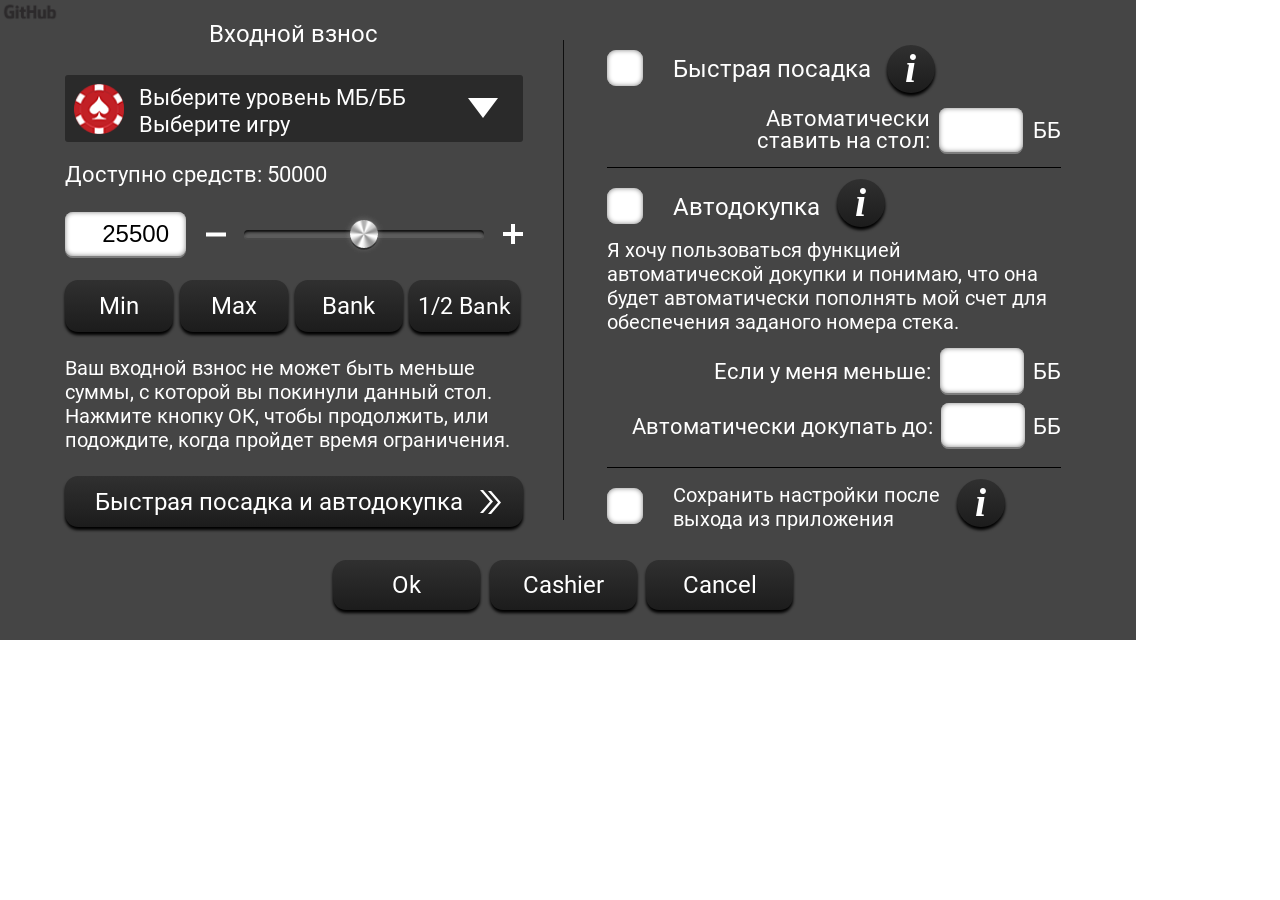
<file: poker/index.html>
<!DOCTYPE html>
<html lang="ru">
  <head>
    <meta charset="utf-8">
    <title>Poker</title>
    <meta name="description" content="Poker">
    <meta name="viewport" content="width=device-width, initial-scale=1">
    <link rel="stylesheet" href="css/index.min.css?_v=20220130224129">
  </head>
  <body><a class="link" href="https://github.com/ermakov95/One-poker-page-project"> </a>
    <div class="wrapper">
      <section class="left">
        <div class="left-title">Входной взнос</div>
        <div class="menu">
          <button class="menu-button main-menu-btn"><img class="menu-button__img" src="./img/logo_chip.png" alt="Покерная фишка">
            <div class="menu-button__text"><span class="menu-button__bet">Выберите уровень МБ/ББ</span><br><span class="menu-button__poker">Выберите игру</span></div>
          </button>
          <ul class="menu-list">
            <li class="menu-item" data-item="FL-H">
              <button class="menu-button sub-menu-btn"><img class="menu-button__img" src="./img/logo_chip.png" alt="Покерная фишка">
                <div class="menu-button__text">ФЛ Холдем</div>
              </button>
            </li>
            <li class="menu-item" data-item="NL-H">
              <button class="menu-button sub-menu-btn"><img class="menu-button__img" src="./img/logo_chip.png" alt="Покерная фишка">
                <div class="menu-button__text">НЛ Холдем</div>
              </button>
            </li>
            <li class="menu-item" data-item="FL-O">
              <button class="menu-button sub-menu-btn"><img class="menu-button__img" src="./img/logo_chip.png" alt="Покерная фишка">
                <div class="menu-button__text">ФЛ Омаха</div>
              </button>
            </li>
            <li class="menu-item" data-item="NL-O">
              <button class="menu-button sub-menu-btn"><img class="menu-button__img" src="./img/logo_chip.png" alt="Покерная фишка">
                <div class="menu-button__text">НЛ Омаха</div>
              </button>
            </li>
          </ul>
          <ul class="sub-menu">
            <li class="sub-menu__item" data-item="5/10">
              <button class="sub-menu__button">5/10</button>
            </li>
            <li class="sub-menu__item" data-item="10/20">
              <button class="sub-menu__button">10/20</button>
            </li>
            <li class="sub-menu__item" data-item="25/50">
              <button class="sub-menu__button">25/50</button>
            </li>
            <li class="sub-menu__item" data-item="50/100">
              <button class="sub-menu__button">50/100</button>
            </li>
            <li class="sub-menu__item" data-item="100/200">
              <button class="sub-menu__button">100/200</button>
            </li>
            <li class="sub-menu__item" data-item="250/500">
              <button class="sub-menu__button">250/500</button>
            </li>
            <li class="sub-menu__item" data-item="500/1000">
              <button class="sub-menu__button">500/1000</button>
            </li>
          </ul>
        </div>
        <div class="count-money">Доступно средств: <span class="money"></span></div>
        <div class="slider">
          <input class="slider__input num-input" type="number" value="0" min="0" max="100" step="1" aria-label="Установить взнос">
          <button class="slider__minus" aria-label="Уменьшить взнос"><svg class= version="1.2" xmlns="http://www.w3.org/2000/svg" viewBox="0 0 20 5" width="20" height="5"><style>.s0{fill:#ffffff}</style><path class="s0" d="m0 5v-4h20v4z" /></svg></button>
          <div class="slider__slider">
            <div class="slider__line"></div>
            <input class="slider__range" type="range" value="0" min="0" max="100" step="1" aria-label="Установить взнос">
            <div class="slider__round"><img src="./img/round.png" alt="Ползунок"></div>
          </div>
          <button class="slider__plus" aria-label="Увеличить взнос"><svg version="1.2" xmlns="http://www.w3.org/2000/svg" viewBox="0 0 20 20" width="20" height="20"><style>.s0{fill:#ffffff}</style><path class="s0" d="m20 8v4h-8v8h-4v-8h-8v-4h8v-8h4v8z" /></svg></button>
        </div>
        <div class="left-buttons">
          <button class="main-button left-button bt-min">Min</button>
          <button class="main-button left-button bt-max">Max</button>
          <button class="main-button left-button bt-bank">Bank</button>
          <button class="main-button left-button bt-half">1/2 Bank</button>
        </div>
        <div class="left-desc">Ваш входной взнос не может быть меньше суммы, с которой вы покинули данный стол. Нажмите кнопку ОК, чтобы продолжить, или подождите, когда пройдет время ограничения.</div>
        <button class="main-button left-bottom-button">
          Быстрая посадка и автодокупка<svg version="1.2" xmlns="http://www.w3.org/2000/svg" viewBox="0 0 13 23" width="13" height="23"><style>.s0{fill:#ffffff}</style><path class="s0" d="m3.1 23h-3.1l10-11.5l-10-11.5h3.1l9.9 11.5z" /></svg>
<svg version="1.2" xmlns="http://www.w3.org/2000/svg" viewBox="0 0 13 23" width="13" height="23"><style>.s0{fill:#ffffff}</style><path class="s0" d="m3.1 23h-3.1l10-11.5l-10-11.5h3.1l9.9 11.5z" /></svg>
        </button>
      </section>
      <div class="middle-line"></div>
      <section class="right">
        <div class="check-top"> 
          <label class="checkbox">
            <input type="checkbox" name="fast">
            <div>Быстрая посадка</div>
          </label>
          <div class="info-button" data-tooltip="Быстрая посадка за случайный стол без выбора">i</div>
        </div>
        <div class="input-top"> 
          <div class="input-top__text">Автоматически<br>ставить на стол:</div>
          <input class="input-top__input num-input" type="number" min="0" step="1" aria-label="Сколько автоматически ставить на стол">
          <div class="input-top__text">ББ</div>
        </div>
        <div class="check-middle">
          <label class="checkbox">
            <input type="checkbox" name="fast">
            <div>Автодокупка</div>
          </label>
          <div class="info-button" data-tooltip="Автоматическое пополнение вашего банка во время игры">i</div>
        </div>
        <div class="right-desc">Я хочу пользоваться функцией <br> автоматической докупки и понимаю, что она будет автоматически пополнять мой счет для обеспечения заданого номера стека.</div>
        <div class="input-middle"> 
          <div class="input-middle__text">Если у меня меньше:</div>
          <input class="input-middle__input num-input" type="number" min="0" step="1" aria-label="Если у меня меньше">
          <div class="input-middle__text">ББ</div>
        </div>
        <div class="input-bottom"> 
          <div class="input-bottom__text">Автоматически докупать до:</div>
          <input class="input-bottom__input num-input" type="number" min="0" step="1" aria-label="Автоматически докупать до">
          <div class="input-bottom__text">ББ</div>
        </div>
        <div class="check-bottom"> 
          <label class="checkbox">
            <input type="checkbox" name="fast">
            <div>Сохранить настройки после<br>выхода из приложения</div>
          </label>
          <div class="info-button" data-tooltip="Настройки игры будут сохранены даже при выходе">i</div>
        </div>
      </section>
      <section class="bottom">
        <button class="main-button bottom-button">Ok</button>
        <button class="main-button bottom-button">Cashier</button>
        <button class="main-button bottom-button">Cancel </button>
      </section>
    </div>
    <script src="./js/index.min.js?_v=20220130224129"> </script>
  </body>
</html>
</file>
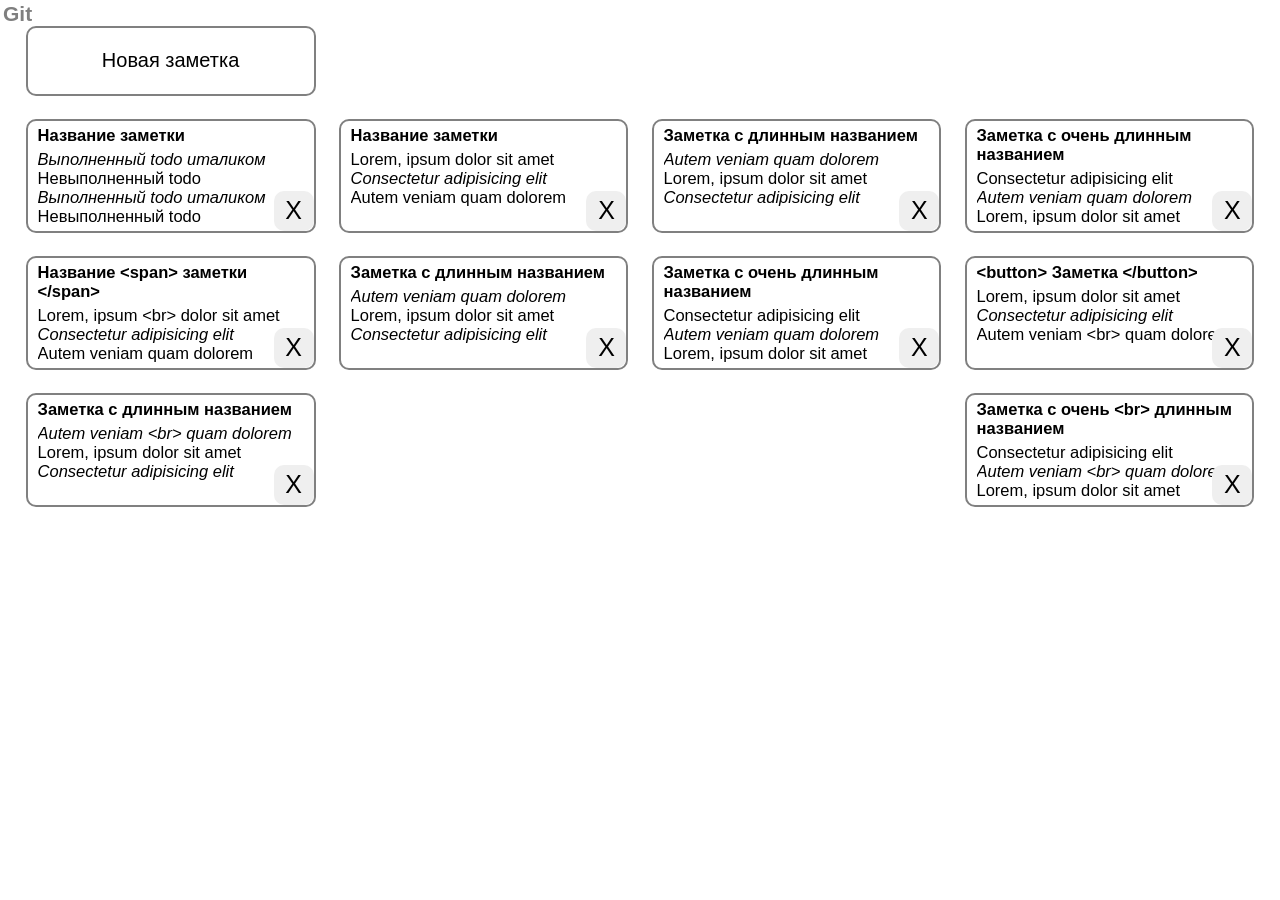
<file: todo/index.html>
<!doctype html>
<html lang="ru">

	<head>
		<meta charset="utf-8">
		<title>ToDo</title>
		<meta name="description" content="ToDo">
		<meta name="viewport" content="width=device-width,initial-scale=1">
		<link href="./styles/index.5a751e.css" rel="stylesheet">
	</head>

	<body>
		<a class="link" href="https://github.com/ermakov95/ToDoNotes-VanillaJS">Git</a>
		<div class="wrap main-page">
			<div class="buttons">
				<button class="new-note">Новая заметка</button>
				<button class="save-note">Сохранить изменения</button>
				<button class="cancel-note">Отменить редактирование</button>
				<button class="delete-note">Удалить заметку</button>
			</div>
			<div class="notes"></div>
			<div class="edit">
				<div class="edit__info">*Добавьте название заметки и/или непустой todo</div>
				<input class="edit__title" placeholder="Название заметки*">
				<div class="edit__buttons">
					<button class="edit__add-todo">Добавить новый todo</button>
					<button class="edit__cancel">
						<img src="./img/repeat.svg" alt="Иконка" loading="lazy">
					</button>
					<button class="edit__repeat">
						<img src="./img/repeat.svg" alt="Иконка" loading="lazy">
					</button>
				</div>
				<div class="edit__todos"></div>
			</div>
		</div>
		<div class="popup">
			<div class="popup-inner">
				<div class="popup__question">Вы уверены, что хотите <span>отменить редактирование?</span>
					<span>удалить заметку?</span>
				</div>
				<button class="popup__exit">Х</button>
				<div class="popup__buttons">
					<button class="popup__yes">Да</button>
					<button class="popup__no">Нет</button>
				</div>
			</div>
		</div>
		<script src="./js/main.eb275a.js"></script>
		<script src="./js/vendors.2006b5.js"></script>
		<script src="./js/index.619b34.js"></script>
	</body>

</html>
</file>
<file: styles/index.7d4250.css>
a,abbr,acronym,address,applet,article,aside,audio,b,big,blockquote,body,canvas,caption,center,cite,code,dd,del,details,dfn,div,dl,dt,em,embed,fieldset,figcaption,figure,footer,form,h1,h2,h3,h4,h5,h6,header,hgroup,html,i,iframe,img,ins,kbd,label,legend,li,mark,menu,nav,object,ol,output,p,pre,q,ruby,s,samp,section,small,span,strike,strong,sub,summary,sup,table,tbody,td,tfoot,th,thead,time,tr,tt,u,ul,var,video{font-size:100%;margin:0;padding:0;vertical-align:baseline}a{text-decoration:none}a:active,a:hover{outline:0}li,ul{list-style-type:none;margin:0;padding:0}h1,h2,h3,h4,h5,h6{font-size:100%;font-weight:400}*,:after,:before,html{-webkit-box-sizing:border-box;box-sizing:border-box}:focus{outline:0}audio,img,video{height:auto;max-width:100%}audio,canvas,iframe,img,svg,video{vertical-align:middle}iframe{border:0}textarea{box-shadow:none;-webkit-box-shadow:none;-moz-box-shadow:none;overflow:auto;resize:none;vertical-align:top}button,input,select,textarea{border:none;font-size:100%;margin:0;outline:none}button,input{line-height:normal}table{border-collapse:collapse;border-spacing:0}td,th{padding:0;text-align:left}@font-face{font-family:UbuntuMono-Regular;src:url(../fonts/UbuntuMono-Regular.f17c05.ttf)}@font-face{font-family:UbuntuMono-Bold;src:url(../fonts/UbuntuMono-Bold.e7cc8f.ttf)}header{-webkit-box-orient:vertical;-webkit-box-direction:normal;-webkit-box-pack:justify;-ms-flex-pack:justify;background-color:rgba(0,0,20,.95);display:-webkit-box;display:-ms-flexbox;display:flex;-ms-flex-direction:column;flex-direction:column;font-family:UbuntuMono-Regular;height:100vh;justify-content:space-between;overflow:hidden;position:relative;scroll-snap-align:start;width:100%}.background-image{height:100%;-o-object-fit:cover;object-fit:cover;position:absolute;width:100%;z-index:-1}.header-inner{padding-bottom:5vw}.greeting{-webkit-animation:greeting-typing 3s steps(12,start) .5s backwards,greeting-caret 1s step-end .5s infinite backwards;animation:greeting-typing 3s steps(12,start) .5s backwards,greeting-caret 1s step-end .5s infinite backwards;border-right:.05em solid #00005a;color:#00005a;font-size:16.5vw;line-height:14vw;overflow:hidden;white-space:nowrap}@-webkit-keyframes greeting-typing{0%{width:0}to{width:100%}}@keyframes greeting-typing{0%{width:0}to{width:100%}}@-webkit-keyframes greeting-caret{0%,to{border-color:transparent}50%{border-color:#00005a}}@keyframes greeting-caret{0%,to{border-color:transparent}50%{border-color:#00005a}}.space{height:1vw;width:100%}.main-heading{-webkit-animation:heading-typing 4s steps(39,start) .5s backwards,heading-caret 1s step-end .5s infinite backwards;animation:heading-typing 4s steps(39,start) .5s backwards,heading-caret 1s step-end .5s infinite backwards;border-right:.1em solid #00005a;color:#00005a;font-size:5.1vw;overflow:hidden;white-space:nowrap}@-webkit-keyframes heading-typing{0%{width:.5%}to{width:100%}}@keyframes heading-typing{0%{width:.5%}to{width:100%}}@-webkit-keyframes heading-caret{0%,to{border-color:transparent}50%{border-color:#00005a}}@keyframes heading-caret{0%,to{border-color:transparent}50%{border-color:#00005a}}.main-tag{color:#00003c;font-size:8vw}.main-tag:nth-of-type(2n){text-align:right}.tag{color:#00003c;font-size:4vw}.tag:nth-of-type(2n){text-align:right}.arrows{-webkit-box-orient:vertical;-webkit-box-direction:normal;-webkit-box-align:center;-ms-flex-align:center;align-items:center;display:-webkit-box;display:-ms-flexbox;display:flex;-ms-flex-direction:column;flex-direction:column;left:0;position:absolute;width:100%}.arrows-down{bottom:3vh}.arrows-up{top:3vh}.arrows-up svg{-webkit-transform:rotateX(180deg);transform:rotateX(180deg)}.arrows-text{color:#00005a;font-size:4.5vw}.button{cursor:pointer;width:10vw}.arrow{fill:#00005a;width:100%}@media(min-width:480px){.main-tag{font-size:5.6vw}.tag{font-size:2.8vw}.arrows-text{font-size:3.5vw}.button{width:7vw}}@media screen and (max-aspect-ratio:1/1)and (min-width:768px){.main-tag{font-size:5vw}.tag{font-size:2.5vw}.arrows-text{font-size:3.125vw}.button{width:6.25vw}}@media screen and (max-aspect-ratio:1/1)and (min-width:1024px){.main-tag{font-size:6vw}.tag{font-size:3vw}.arrows-text{font-size:3.75vw}.button{width:7.5vw}}@media screen and (max-aspect-ratio:1/1)and (min-width:1366px){.main-tag{font-size:7.2vw}.tag{font-size:3.6vw}.arrows-text{font-size:4.5vw}.button{width:9vw}}@media screen and (min-aspect-ratio:1/1)and (min-width:768px){.main-tag{font-size:3.67vw}.tag{font-size:1.83vw}.arrows-text{font-size:2.3vw}.button{width:4.58vw}}@media screen and (min-aspect-ratio:1/1)and (min-width:1024px){.main-tag{font-size:2.88vw}.tag{font-size:1.51vw}.arrows-text{font-size:1.73vw}.button{width:3.6vw}}@media screen and (min-aspect-ratio:1/1)and (min-width:1366px){.main-tag{font-size:2.25vw}.tag{font-size:1.12vw}.arrows-text{font-size:1.35vw}.button{width:2.7vw}}.portfolio{-webkit-box-pack:justify;-ms-flex-pack:justify;background-color:rgba(200,200,255,.8);font-family:UbuntuMono-Regular;height:100vh;justify-content:space-between;overflow:hidden;position:relative;scroll-snap-align:start;width:100%}.portfolio,.portfolio-inner{-webkit-box-orient:vertical;-ms-flex-direction:column;flex-direction:column}.portfolio,.portfolio-inner,.slider{-webkit-box-direction:normal;display:-webkit-box;display:-ms-flexbox;display:flex}.slider{-webkit-box-orient:horizontal;-ms-flex-direction:row;flex-direction:row;height:50vh;width:100%}.slider-button{-webkit-box-orient:vertical;-webkit-box-direction:normal;-webkit-box-pack:center;-ms-flex-pack:center;background-color:rgba(0,0,0,.1);display:-webkit-box;display:-ms-flexbox;display:flex;-ms-flex-direction:column;flex-direction:column;height:100%;justify-content:center;width:15%}.slider-back svg{-webkit-transform:rotate(90deg);-ms-transform:rotate(90deg);transform:rotate(90deg)}.slider-next svg{-webkit-transform:rotate(-90deg);-ms-transform:rotate(-90deg);transform:rotate(-90deg)}.slider-inner{height:100%;overflow:hidden;width:70%}.slider-line{display:-webkit-box;display:-ms-flexbox;display:flex;height:100%;left:0;position:relative;-webkit-transition:all 1s ease;-o-transition:all 1s ease;transition:all 1s ease;width:420vw}.slide{cursor:pointer;height:100%;width:70vw}.urls{display:none}.slide-opened{position:relative}.slide-opened .img-slide{opacity:.3}.slide-opened .urls{-webkit-box-orient:vertical;-webkit-box-direction:normal;bottom:0;-ms-flex-direction:column;flex-direction:column;height:80%;position:absolute;width:100%}.slide-opened .url,.slide-opened .urls{display:-webkit-box;display:-ms-flexbox;display:flex}.slide-opened .url{-webkit-box-pack:center;-ms-flex-pack:center;-webkit-box-align:center;-ms-flex-align:center;align-items:center;color:#00005a;font-size:300%;height:50%;justify-content:center}.title-slide{color:#00005a;font-family:UbuntuMono-Regular;font-size:5vw;height:20%;padding:2vw;pointer-events:none;text-align:center}.img-slide{height:80%;-o-object-fit:contain;object-fit:contain;pointer-events:none;width:100%}@media screen and (min-aspect-ratio:1/1)and (min-width:480px){.slider{height:45vh}.slider-button{width:10%}.slider-inner{height:100%;overflow:hidden;width:80%}.slider-line{width:480vw}.slide{width:80vw}.title-slide{font-size:3vw;height:20%;padding:1vw}.img-slide{height:80%}}@media screen and (min-aspect-ratio:1/1)and (-o-max-device-pixel-ratio:25/12)and (min-width:1024px),screen and (min-aspect-ratio:1/1)and (-webkit-max-device-pixel-ratio:2.0833333333333335)and (min-width:1024px),screen and (min-aspect-ratio:1/1)and (max-resolution:200dpi)and (min-width:1024px){.slider-button{width:5%}.slider-inner{height:100%;overflow:hidden;width:90%}.slider-line{width:270vw}.slide{width:45vw}.title-slide{font-size:2vw}}footer{-webkit-box-pack:justify;-ms-flex-pack:justify;background-color:hsla(0,0%,100%,.8);font-family:UbuntuMono-Regular;height:100vh;justify-content:space-between;overflow:hidden;position:relative;scroll-snap-align:start;width:100vw}.footer-inner,footer{-webkit-box-orient:vertical;-webkit-box-direction:normal;display:-webkit-box;display:-ms-flexbox;display:flex;-ms-flex-direction:column;flex-direction:column}.footer-inner{-webkit-box-pack:center;-ms-flex-pack:center;justify-content:center;max-height:80%;padding-top:10vw;width:100%}.img{-ms-flex-item-align:center;align-self:center;width:40vw}.picture{background-color:#000;height:40vw;width:100%}.text-about{-webkit-box-orient:vertical;-webkit-box-direction:normal;display:-webkit-box;display:-ms-flexbox;display:flex;-ms-flex-direction:column;flex-direction:column;width:100%}.text-inner{display:grid;font-size:4.5vw;grid-template-columns:1fr 1fr;grid-template-rows:20vw 1fr 13vw}.title{color:#000028;font-family:UbuntuMono-Bold;grid-column:1/3;grid-row:1/2;padding-top:1vw;text-align:center}.langs{grid-column:1/2}.langs,.stack{grid-row:2/3;padding:2vw 0 1vw 10vw}.stack{grid-column:2/3}.li{margin-top:2vw;position:relative;white-space:nowrap;width:-webkit-min-content;width:-moz-min-content;width:min-content}.li:after,.li:before{background-position:50%;background-repeat:no-repeat;background-size:contain;content:"";display:inline-block;height:4.5vw;position:absolute;top:0;width:4.5vw}.li:before{left:-7vw}.li:after{right:-7vw}.li-html-css:before{background-image:url(../img/html5.svg)}.li-html-css:after{background-image:url(../img/css3.svg)}.li-js:before{background-image:url(../img/js.svg)}.li-r-n:before{background-image:url(../img/react.svg)}.li-r-n:after{background-image:url(../img/nextjs.svg)}.li-ts:before{background-image:url(../img/ts.svg)}.li-wp-gulp:before{background-image:url(../img/wp.svg)}.li-wp-gulp:after{background-image:url(../img/gulp.svg)}.li-scss-pug:after{background-image:url(../img/pug.svg)}.li-scss-pug:before{background-image:url(../img/scss.svg)}.contact{grid-column:1/3;grid-row:3/4;line-height:5vw;padding:1vw 5vw;text-align:center}.contact a{color:#000028}.info{bottom:1vw;font-family:UbuntuMono-Regular;font-size:4vw;left:1vw;position:absolute}@media screen and (max-aspect-ratio:1/1)and (min-width:480px){.text-inner{font-size:4vw;grid-template-rows:17vw 1fr 6vw}.li:before{height:4vw;left:-6vw;width:4vw}.li:after{height:4vw;right:-6vw;width:4vw}.contact{line-height:4vw;padding:1vw 3vw}.info{font-size:3vw}}@media screen and (min-aspect-ratio:1/1)and (min-width:480px){.footer-inner{-webkit-box-orient:horizontal;-webkit-box-direction:normal;-webkit-box-pack:space-evenly;-ms-flex-pack:space-evenly;-ms-flex-direction:row;flex-direction:row;justify-content:space-evenly;max-height:80%;padding-top:7.5vw}.img{width:20vw}.picture{height:20vw}.text-about{-webkit-box-orient:vertical;-webkit-box-direction:normal;-ms-flex-direction:column;flex-direction:column;max-width:65%}.text-inner{display:grid;font-size:3vw;grid-template-rows:12vw 1fr 6vw}.title{padding-top:0;text-align:left}.langs,.stack{padding:1vw 0 1vw 3.33vw}.li{margin-top:1vw}.li:before{height:3vw;left:-5vw;width:3vw}.li:after{height:3vw;right:-5vw;width:3vw}.contact{line-height:4vw;padding:0 5vw}.info{font-size:3vw}}@media screen and (min-aspect-ratio:1/1)and (min-width:768px){.footer-inner{padding-top:5vw}.text-about{max-width:75%}.text-inner{font-size:2.5vw;grid-template-rows:5vw 1fr 3vw}.title br{display:none}.langs,.stack{padding:1vw 0 1vw 5vw}.li:before{left:-5vw}.li:after,.li:before{height:2.5vw;width:2.5vw}.li:after{right:-5vw}.info{font-size:2vw}}@media screen and (min-aspect-ratio:1/1)and (min-width:1024px){.text-about{max-width:70.1%}}@media screen and (min-aspect-ratio:1/1)and (-o-max-device-pixel-ratio:25/12)and (min-width:1024px),screen and (min-aspect-ratio:1/1)and (-webkit-max-device-pixel-ratio:2.0833333333333335)and (min-width:1024px),screen and (min-aspect-ratio:1/1)and (max-resolution:200dpi)and (min-width:1024px){.footer-inner{-webkit-box-orient:horizontal;-webkit-box-direction:normal;-webkit-box-pack:center;-ms-flex-pack:center;-ms-flex-direction:row;flex-direction:row;justify-content:center;max-height:50%;padding-top:0}.text-about{margin-left:3vw;max-width:60%}.text-inner{font-size:2vw;grid-template-rows:4vw 1fr 3vw}.langs,.stack{padding:1vw 0 1vw 3.33vw}.li{margin-top:1vw}.li:before{height:2vw;left:-4vw;width:2vw}.li:after{height:2vw;right:-4vw;width:2vw}.contact{line-height:3vw;padding:0}.info{font-size:2vw}}::-webkit-scrollbar{width:0}.wrap{height:100vh;width:100vw}@supports(scroll-snap-type){.wrap{-ms-scroll-snap-points-y:repeat(100vh);scroll-snap-points-y:repeat(100vh);overflow-y:auto;-ms-scroll-snap-type:mandatory;scroll-snap-type:mandatory;-ms-scroll-snap-type:y mandatory;scroll-snap-type:y mandatory}}@supports(scroll-behavior){.wrap{scroll-behavior:smooth}}.button,.slider-button{-webkit-transition:all .1s linear 0s;-o-transition:all .1s linear 0s;transition:all .1s linear 0s}.button:hover,.slider-button:hover{opacity:.75}.button:active,.slider-button:active{opacity:.5}
</file>
<file: luxtrips/styles/index.35f497.css>
a,abbr,acronym,address,applet,article,aside,audio,b,big,blockquote,body,canvas,caption,center,cite,code,dd,del,details,dfn,div,dl,dt,em,embed,fieldset,figcaption,figure,footer,form,h1,h2,h3,h4,h5,h6,header,hgroup,html,i,iframe,img,ins,kbd,label,legend,li,mark,menu,nav,object,ol,output,p,pre,q,ruby,s,samp,section,small,span,strike,strong,sub,summary,sup,table,tbody,td,tfoot,th,thead,time,tr,tt,u,ul,var,video{font-size:100%;margin:0;padding:0;vertical-align:baseline}a{text-decoration:none}a:active,a:hover{outline:0}li,ul{list-style-type:none;margin:0;padding:0}h1,h2,h3,h4,h5,h6{font-size:100%;font-weight:400}*,:after,:before,html{-webkit-box-sizing:border-box;box-sizing:border-box}:focus{outline:0}audio,img,video{height:auto;max-width:100%}audio,canvas,iframe,img,svg,video{vertical-align:middle}iframe{border:0}textarea{box-shadow:none;-webkit-box-shadow:none;-moz-box-shadow:none;overflow:auto;resize:none;vertical-align:top}button,input,select,textarea{border:none;font-size:100%;margin:0;outline:none}button,input{line-height:normal}table{border-collapse:collapse;border-spacing:0}td,th{padding:0;text-align:left}@font-face{font-family:Forum-Regular;src:url(../fonts/Forum-Regular.72bb4f.ttf)}@font-face{font-family:Manrope-Light;src:url(../fonts/Manrope-Light.182f89.ttf)}@font-face{font-family:Manrope-Medium;src:url(../fonts/Manrope-Medium.c1117f.ttf)}body{font-family:Forum-Regular}body .slider-button,body a,body button{-webkit-transition:all .1s linear 0s;-o-transition:all .1s linear 0s;transition:all .1s linear 0s}body .slider-button:hover,body a:hover,body button:hover{cursor:pointer;opacity:80%}body .slider-button:active,body a:active,body button:active{cursor:pointer;opacity:60%}::-webkit-scrollbar{width:0}body{background-color:#e2d3ce}.link{background:no-repeat 50%/50px 20px url(../img/index/GitHub.png);height:20px;opacity:.5;position:absolute;width:50px;z-index:5}.link:hover{opacity:.75}.link:active{opacity:1}.parallax{-webkit-box-orient:vertical;-webkit-box-direction:normal;-webkit-box-align:center;-ms-flex-align:center;align-items:center;display:-webkit-box;display:-ms-flexbox;display:flex;-ms-flex-direction:column;flex-direction:column;width:100vw}.nav-closed{height:222vw}.nav-opened{height:363vw}.body-inner{-webkit-box-orient:vertical;-webkit-box-direction:normal;-webkit-box-align:center;-ms-flex-align:center;align-items:center;background:-o-linear-gradient(top,hsla(15,26%,85%,0) 0,#e2d3ce 9.7vw,#e2d3ce 100%);background:-webkit-gradient(linear,left top,left bottom,from(hsla(15,26%,85%,0)),color-stop(9.7vw,#e2d3ce),to(#e2d3ce));background:linear-gradient(180deg,hsla(15,26%,85%,0),#e2d3ce 9.7vw,#e2d3ce);display:-webkit-box;display:-ms-flexbox;display:flex;-ms-flex-direction:column;flex-direction:column;max-width:100vw;width:100%}.lp-background{bottom:30vw;height:155vw;position:relative;width:100%}.lp-background:after,.lp-background:before{content:"";left:0;position:absolute;width:100%;z-index:0}.lp-background:before{background:-o-linear-gradient(top,#e2d3ce 0,hsla(15,26%,85%,0) 100%);background:-webkit-gradient(linear,left top,left bottom,from(#e2d3ce),to(hsla(15,26%,85%,0)));background:linear-gradient(180deg,#e2d3ce,hsla(15,26%,85%,0));height:40%;top:0}.lp-background:after{background:-o-linear-gradient(bottom,#e2d3ce 0,hsla(15,26%,85%,0) 100%);background:-webkit-gradient(linear,left bottom,left top,from(#e2d3ce),to(hsla(15,26%,85%,0)));background:linear-gradient(0deg,#e2d3ce,hsla(15,26%,85%,0));bottom:0;height:60%}.lp-bg-mobile{height:100%;-o-object-fit:cover;object-fit:cover;width:100%}.lp-bg-desktop{display:none}@media(min-width:910px){.link{background-size:55px 22px;height:22px;width:55px}.parallax{height:60vw}.lp-background{height:68vw}.lp-bg-mobile{display:none}.lp-bg-desktop{display:block;height:100%;-o-object-fit:cover;object-fit:cover;width:100%}}@media(min-width:1440px){.link{background-size:4.166vw 1.666vw;height:1.666vw;width:4.166vw}.parallax{height:57.5vw}.lp-background{bottom:400px;height:980px}}.book{max-width:1440px;top:-110vw}.book,.book-title{position:relative;width:100%}.book-title{font-size:10.67vw;line-height:100%;padding-bottom:17.333vw;text-align:center}.book-title img{display:none}.book-items{-webkit-box-orient:vertical;-webkit-box-direction:normal;-webkit-box-pack:justify;-ms-flex-pack:justify;-ms-flex-direction:column;flex-direction:column;height:324vw;justify-content:space-between;padding:0 4vw;width:100%}.book-item,.book-items{display:-webkit-box;display:-ms-flexbox;display:flex}.book-item{-webkit-box-pack:center;-ms-flex-pack:center;-webkit-box-align:center;-ms-flex-align:center;align-items:center;border-radius:2.667vw;color:#fff;font-size:11.733vw;height:50.667vw;justify-content:center;line-height:98.5%;position:relative;text-align:center;text-transform:uppercase;width:92vw;z-index:1}.book-item__vector{position:absolute;-webkit-transform:rotate(90deg);-ms-transform:rotate(90deg);transform:rotate(90deg);z-index:0}.book-item__vector:nth-child(2){height:37.333vw;width:20vw}.book-item__vector:nth-child(3){height:33.867vw;width:17.867vw}.book-item__bg{height:100%;left:0;position:absolute;top:0;width:100%;z-index:-1}.book-item__bg img,.book-item__bg picture{border-radius:2.667vw;height:100%;-o-object-fit:cover;object-fit:cover;width:100%}@media(min-width:910px){.book{top:-57vw}.book-title{font-size:4.167vw;padding-bottom:5.2vw;z-index:0}.book-title img{display:block;height:14.722vw;left:46.1vw;position:absolute;top:-3vw;width:7.777vw;z-index:-1}.book-items{-ms-flex-line-pack:justify;align-content:space-between;-ms-flex-wrap:wrap;flex-wrap:wrap;height:43.75vw;padding:0 11.458vw;width:100%}.book-item{border-radius:.7vw;font-size:3.055vw;height:13.194vw;width:37.5vw}.book-item__vector:nth-child(2){height:9.722vw;width:5.208vw}.book-item__vector:nth-child(3){height:8.819vw;width:4.652vw}.book-item__bg img,.book-item picture{border-radius:.7vw}}@media(min-width:1440px){.book{top:-730px}.book-title{font-size:60px;padding-bottom:75px}.book-title img{height:212px;left:663px;top:-47px;width:112px}.book-items{height:630px;padding:0 165px;width:100%}.book-item{border-radius:10px;font-size:44px;height:190px;width:540px}.book-item__vector:nth-child(2){height:140px;width:75px}.book-item__vector:nth-child(3){height:127px;width:67px}.book-item__bg img,.book-item picture{border-radius:10px}}.find-form{-webkit-box-orient:vertical;-webkit-box-direction:normal;-webkit-box-align:center;-ms-flex-align:center;align-items:center;display:-webkit-box;display:-ms-flexbox;display:flex;-ms-flex-direction:column;flex-direction:column;height:111vw;position:relative;top:-10vw;width:100%}.subtract-top{width:13vw}.subtract{position:relative;top:-1.5vw;width:74.7vw}.find-form-title{background-color:#fff;border-radius:17.9vw;color:#79655e;font-size:6.88vw;height:14.7vw;padding:3.47vw;position:relative;text-align:center;text-transform:uppercase;top:-15.7vw;width:82.7vw;z-index:1}.forms{-webkit-box-orient:vertical;-webkit-box-direction:normal;-webkit-box-pack:justify;-ms-flex-pack:justify;background-color:#fff;border-radius:2.66vw;display:-webkit-box;display:-ms-flexbox;display:flex;-ms-flex-direction:column;flex-direction:column;height:96vw;justify-content:space-between;padding:10.7vw 4vw 8vw;position:absolute;top:15vw;width:92vw}.form-label{font-size:4.8vw;height:13.3vw;padding:0 3vw}.form-title{display:-webkit-box;display:-ms-flexbox;display:flex;height:50%}.form-title p{color:#79655e;display:inline-block;font-family:Manrope-Light;height:100%;padding-left:1vw}.form-title div{-webkit-box-align:center;-ms-flex-align:center;-webkit-box-pack:center;-ms-flex-pack:center;align-items:center;display:-webkit-inline-box;display:-ms-inline-flexbox;display:inline-flex;height:100%;justify-content:center;width:6.6vw}.form-title div img{max-height:4.8vw;max-width:4.8vw}.form{color:#0c0b10;font-family:Manrope-Medium;height:50%;padding-left:7.4vw;width:100%}.second-forms{-webkit-box-pack:justify;-ms-flex-pack:justify;display:-webkit-box;display:-ms-flexbox;display:flex;height:13.3vw;justify-content:space-between;padding:0 3vw}.second-form-label{display:inline-block;font-size:4.8vw;height:13.3vw;width:35%}.second-form-label:first-child{width:60%}.find-button{background:#0c0b10;border-radius:32.3vw;color:#fff;font-family:Forum-Regular;font-size:6.4vw;height:18.7vw;text-transform:uppercase;width:83.2vw}@media(min-width:910px){.find-form{height:111vw;top:-5vw}.subtract-top{width:3.33vw}.subtract{top:-.3vw;width:19.4vw}.find-form-title{border-radius:4.65vw;font-size:1.78vw;height:3.82vw;padding:.9vw;top:-3.9vw;width:22.9vw}.forms{-webkit-box-orient:horizontal;-webkit-box-direction:normal;border-radius:.694vw;-ms-flex-direction:row;flex-direction:row;height:7.92vw;padding:1.52vw 1.74vw 1.52vw 3.82vw;top:3.9vw;width:77vw}.form-label{font-size:1.25vw;height:100%;padding:.57vw 0;width:20%}.form-label:first-child{width:30%}.form-title p{padding-left:.25vw}.form-title div{width:1.74vw}.form-title div img{max-height:1.25vw;max-width:1.25vw}.form{padding-left:2vw}.second-forms{height:100%;padding:.694vw 0;width:30%}.second-form-label{font-size:1.25vw;height:100%}.find-button{border-radius:8.4vw;font-size:1.67vw;height:4.86vw;width:12.5%}}@media(min-width:1440px){.find-form{height:170vw;top:-3vw}.subtract-top{width:48.6px}.subtract{top:-7px;width:280px}.find-form-title{border-radius:67px;font-size:25px;height:55px;padding:13px;top:-57px;width:330px}.forms{border-radius:10px;height:115px;padding:22px 25px 22px 55px;top:55px;width:1110px}.form-label{font-size:18px;padding:10px 0}.form-title p{padding-left:5px}.form-title div{width:18px}.form-title div img{max-height:18px;max-width:18px}.form{padding-left:23px}.second-forms{padding:10px 0}.second-form-label{font-size:18px}.find-button{border-radius:121px;font-size:24px;height:70px}}.intro{-webkit-box-orient:vertical;-webkit-box-direction:normal;-webkit-box-align:center;-ms-flex-align:center;align-items:center;display:-webkit-box;display:-ms-flexbox;display:flex;-ms-flex-direction:column;flex-direction:column;left:0;position:relative;top:-70px;width:100%;z-index:-1}.intro-bg{position:absolute}.intro-bg,.intro-bg-mobile{height:auto;width:100%}.intro-bg-desktop{display:none}.first-bg{top:-10vw;z-index:-10}.heading-first{color:#0c0b10;font-size:4.53vw;height:40vw;letter-spacing:.3em;line-height:98%;padding-top:25vw;text-align:center;text-transform:uppercase;width:30vw}.second-bg{top:54.5vw;z-index:-6}.rhomb-intro-left-top{left:-1vw;position:absolute;top:65vw;width:4.53vw;z-index:-5}.heading-second-top{height:36.8vw;padding-top:11.5vw;width:-webkit-min-content;width:-moz-min-content;width:min-content;z-index:-5}.heading{color:#fcfcfc;font-size:19.2vw;letter-spacing:.04em;line-height:12.3vw;text-align:center;text-transform:uppercase}.third-bg{top:71.3vw;z-index:-4}.rhomb-intro-right-top{position:absolute;right:11.5vw;top:68.6vw;width:4.26vw;z-index:-3}.rhomb-intro-center{position:absolute;top:62vw;width:19.4vw;z-index:-3}.heading-second-bottom{height:24.8vw;padding-top:5.76vw;z-index:-2}.rhomb-intro-right-bottom{position:absolute;right:-1vw;top:80.4vw;width:8.8vw;z-index:-2}.fourth-bg{top:84.4vw;z-index:-1}.rhomb-intro-left-bottom{left:6.26vw;position:absolute;top:94vw;width:7.33vw;z-index:-2}.gradient{background:-o-linear-gradient(top,hsla(15,26%,85%,0) 0,#e2d3ce 50%,#e2d3ce 100%);background:-webkit-gradient(linear,left top,left bottom,from(hsla(15,26%,85%,0)),color-stop(50%,#e2d3ce),to(#e2d3ce));background:linear-gradient(180deg,hsla(15,26%,85%,0),#e2d3ce 50%,#e2d3ce);height:106vw;position:absolute;top:117vw;width:100%;z-index:0}@media(min-width:910px){.intro{top:-6.95vw}.intro-bg-mobile{display:none}.intro-bg-desktop{display:block;height:auto;width:100%}.first-bg{top:0}.heading-first{font-size:1.74vw;height:13.8vw;padding-top:8.88vw;width:9.58vw}.second-bg{top:24.8vw}.rhomb-intro-left-top{left:12.1vw;top:26.4vw;width:1.87vw}.heading-second-top{height:22.5vw;padding-top:4.8vw}.heading{font-size:13.7vw;line-height:8.95vw}.third-bg{top:30.1vw}.rhomb-intro-right-top{right:12.6vw;top:31.4vw;width:1.8vw}.rhomb-intro-center{top:31.2vw;width:8vw}.heading-second-bottom{font-size:9.83vw;height:10vw;padding-top:.5vw}.rhomb-intro-right-bottom{right:15.6vw;top:39.4vw;width:3.61vw}.fourth-bg{top:40.9vw}.rhomb-intro-left-bottom{left:5vw;top:36.4vw;width:3.61vw}.gradient{background:-o-linear-gradient(top,hsla(15,26%,85%,0) 0,#e2d3ce 100%);background:-webkit-gradient(linear,left top,left bottom,from(hsla(15,26%,85%,0)),to(#e2d3ce));background:linear-gradient(180deg,hsla(15,26%,85%,0),#e2d3ce);height:24.3vw;top:46vw}}@media(min-width:1440px){.intro{top:-100px}.heading-first{font-size:1.74vw;height:11.8vw;padding-top:6.88vw;width:9.58vw}.second-bg{top:22.8vw}.rhomb-intro-left-top{left:12.1vw;top:24.4vw;width:1.87vw}.heading-second-top{height:22.5vw;padding-top:4.8vw}.heading{font-size:13.7vw;line-height:8.95vw}.third-bg{top:28.1vw}.rhomb-intro-right-top{right:12.6vw;top:29.4vw;width:1.8vw}.rhomb-intro-center{top:29.2vw;width:8vw}.heading-second-bottom{font-size:9.83vw;height:10vw;padding-top:.5vw}.rhomb-intro-right-bottom{right:15.6vw;top:37.4vw;width:3.61vw}.fourth-bg{top:38.9vw}.rhomb-intro-left-bottom{left:5vw;top:34.4vw;width:3.61vw}.gradient{top:44vw}}.lux-trips{-webkit-box-orient:vertical;-webkit-box-direction:normal;-webkit-box-align:center;-ms-flex-align:center;align-items:center;display:-webkit-box;display:-ms-flexbox;display:flex;-ms-flex-direction:column;flex-direction:column;padding-top:40vw;position:relative;top:-110vw;width:100%}.lux-trips-bg{left:0;position:absolute;width:100%}.lux-trips-bg:after,.lux-trips-bg:before{content:"";left:0;position:absolute;width:100%;z-index:0}.lux-trips-bg:before{background:-o-linear-gradient(top,#e2d3ce 0,hsla(15,26%,85%,0) 100%);background:-webkit-gradient(linear,left top,left bottom,from(#e2d3ce),to(hsla(15,26%,85%,0)));background:linear-gradient(180deg,#e2d3ce,hsla(15,26%,85%,0));height:30%;top:0}.lux-trips-bg:after{background:-o-linear-gradient(bottom,#e2d3ce 0,hsla(15,26%,85%,0) 100%);background:-webkit-gradient(linear,left bottom,left top,from(#e2d3ce),to(hsla(15,26%,85%,0)));background:linear-gradient(0deg,#e2d3ce,hsla(15,26%,85%,0));bottom:0;height:30%}.lux-trips-bg_mobile{-o-object-fit:cover;object-fit:cover;width:100%}.lux-trips-bg_desktop{display:none}.lux-trips-wrapper{height:100%;max-width:1110px;position:relative}.lux-trips-inner,.lux-trips-wrapper{-webkit-box-orient:vertical;-webkit-box-direction:normal;-webkit-box-align:center;-ms-flex-align:center;align-items:center;display:-webkit-box;display:-ms-flexbox;display:flex;-ms-flex-direction:column;flex-direction:column;width:100%}.lux-trips-inner{padding:0 4vw;z-index:1}.lux-trips-inner__title{font-size:10.67vw;line-height:100%;padding-bottom:6.666vw;text-align:center}.lux-trips-inner__text:nth-child(2n){font-family:Manrope-Medium;font-size:4.266vw;line-height:179.8%}.lux-trips-inner__text:nth-child(3){font-size:10.67vw;padding:92vw 17.333vw 8vw 6.667vw}.lux-trips-inner__text:nth-child(4){padding-left:34.666vw}.lux-trips-inner__text:nth-child(5){font-size:6.933vw;padding:8vw 0 8vw 34.666vw}.lux-trips-inner__button{border:1px solid #0c0b10;border-radius:26.4vw;font-size:6.4vw;height:16vw;padding:4.5vw;text-align:center;text-transform:uppercase;width:92vw}.lt-img img,picture{height:100%;-o-object-fit:cover;object-fit:cover;width:100%}.first-lt-img{height:54.666vw;left:4vw;position:absolute;top:66vw;width:24.533vw}.first-lt-img img,.first-lt-img picture{border-radius:2vw}.rhomb-lux-trips-first{left:12.2vw;position:absolute;top:112.8vw;width:8.266vw}.rhomb-lux-trips-second,.second-lt-img{display:none}.rhomb-lux-trips-center{left:40.4vw;position:absolute;top:80vw;width:19.2vw}.third-lt-img{height:60.533vw;position:absolute;right:4vw;top:102vw;width:27.2vw}.third-lt-img img,.third-lt-img picture{border-radius:2vw}.rhomb-lux-trips-third{position:absolute;right:13vw;top:153.8vw;width:9.173vw}.fourth-lt-img{height:85.5vw;left:-4vw;position:absolute;top:219vw;width:38vw}.fourth-lt-img img,.fourth-lt-img picture{border-radius:3vw}.rhomb-lux-trips-fourth{left:0;position:absolute;top:289vw;width:16.32vw}@media(min-width:910px){.lux-trips{padding-top:8.333vw;top:-57vw}.lux-trips-bg{height:60.42vw;max-height:1200px;top:9vw}.lux-trips-bg_mobile{display:none}.lux-trips-bg_desktop{display:block;height:100%;-o-object-fit:cover;object-fit:cover;width:100%}.lux-trips-wrapper{width:77.083vw}.lux-trips-inner{-webkit-box-align:start;-ms-flex-align:start;align-items:start;display:grid;grid-template-columns:19.791vw 24.652vw;grid-template-rows:40vw 24.3vw 20.486vw 2.639vw;padding:0;width:44.444vw}.lux-trips-inner__title{font-size:4.166vw;grid-column:1/2;grid-row:1/2;line-height:100%;padding-bottom:0;text-align:left}.lux-trips-inner__text:nth-child(2n){font-size:1.111vw;grid-column:2/3;grid-row:1/2;padding-right:6.944vw}.lux-trips-inner__text:nth-child(3){font-size:2.777vw;grid-column:1/2;grid-row:2/3;padding:0 2vw 0 0}.lux-trips-inner__text:nth-child(4){grid-row:2/3;padding-left:0}.lux-trips-inner__text:nth-child(5){font-size:2.777vw;grid-column:2/3;grid-row:3/4;padding:0}.lux-trips-inner__button{border-radius:4.2;font-size:1.111vw;grid-column:2/3;grid-row:4/5;height:2.638vw;padding:.694vw;width:14.93vw}.first-lt-img{height:13.891vw;left:25vw;top:14vw;width:6.218vw}.first-lt-img img,.first-lt-img picture{border-radius:.4vw}.rhomb-lux-trips-first{left:26.85vw;top:25.6vw;width:2.5vw}.second-lt-img{display:block;height:11.319vw;position:absolute;right:28.4vw;top:15.6vw;width:5.069vw}.second-lt-img img,.second-lt-img picture{border-radius:.5vw}.rhomb-lux-trips-second{display:block;position:absolute;right:30vw;top:25.2vw;width:1.712vw}.rhomb-lux-trips-center{left:46.111vw;top:15vw;width:7.777vw}.third-lt-img{height:22.43vw;right:0;top:27vw;width:10.069vw}.third-lt-img img,.third-lt-img picture{border-radius:.7vw}.rhomb-lux-trips-third{right:3.4vw;top:46.2vw;width:3.4vw}.fourth-lt-img{height:37.84vw;left:12vw;top:58.6vw;width:17vw}.fourth-lt-img img,.fourth-lt-img picture{border-radius:.9vw}.rhomb-lux-trips-fourth{left:17vw;top:90vw;width:6.844vw}}@media(min-width:1440px){.lux-trips{padding-top:120px;top:-730px}.lux-trips-bg{top:80px}.lux-trips-inner{grid-template-columns:285px 355px;grid-template-rows:38vw 350px 295px 38px;width:640px}.lux-trips-inner__title{font-size:60px}.lux-trips-inner__text:nth-child(2n){font-size:16px;padding-right:100px}.lux-trips-inner__text:nth-child(3){font-size:40px;padding:0 30px 0 0}.lux-trips-inner__text:nth-child(5){font-size:40px}.lux-trips-inner__button{border-radius:61px;font-size:16px;height:100%;padding:10px;width:215px}.first-lt-img{border-radius:6px;top:14.5vw}.rhomb-lux-trips-first{top:43%}.second-lt-img{border-radius:7px;top:15.6vw}.rhomb-lux-trips-second{top:25.3vw}.rhomb-lux-trips-center{left:calc(50% - 56px);top:18vw;width:112px}.third-lt-img{border-radius:9px;height:323px;top:34vw;width:145px}.rhomb-lux-trips-third{top:calc(34vw + 276.26px);width:49px}.fourth-lt-img{border-radius:13px;height:545px;left:170px;top:calc(38vw + 270px);width:245px}.rhomb-lux-trips-fourth{left:243px;top:calc(38vw + 721px);width:98.56px}}.luxury-packages{-webkit-box-orient:vertical;-webkit-box-align:center;-ms-flex-align:center;align-items:center;-ms-flex-direction:column;flex-direction:column;height:190vw;max-width:1440px;padding-top:22vw;position:relative;width:100%}.luxury-packages,.luxury-packages-title{-webkit-box-direction:normal;display:-webkit-box;display:-ms-flexbox;display:flex}.luxury-packages-title{-webkit-box-align:end;-ms-flex-align:end;-webkit-box-pack:justify;-ms-flex-pack:justify;-webkit-box-orient:horizontal;align-items:flex-end;color:#0c0b10;-ms-flex-direction:row;flex-direction:row;height:32vw;justify-content:space-between;padding-bottom:8vw;width:92vw}.luxury-packages-title div{font-size:10.67vw;width:50%}.luxury-packages-title a{border:1px solid #0c0b10;border-radius:100vw;color:#0c0b10;font-size:4.266vw;height:10vw;padding:2.5vw;text-align:center;text-transform:uppercase;width:37.333vw}.packages-slider{height:136vw;position:relative;width:100vw;z-index:1}.packages-slider-inner{height:100%;overflow:hidden;width:100vw}.packages-slider-line{-webkit-box-pack:justify;-ms-flex-pack:justify;display:-webkit-box;display:-ms-flexbox;display:flex;height:100%;justify-content:space-between;left:0;padding:0 6vw;position:relative;-webkit-transition:all .5s ease;-o-transition:all .5s ease;transition:all .5s ease;width:452vw}.packages-slide{height:100%;min-width:88vw;padding:0 2vw;position:relative;width:88vw}.packages-slide__img{height:100%;position:absolute;width:84vw;z-index:-1}.packages-slide__img img,.packages-slide__img picture{border-radius:2.666vw;height:100%;-o-object-fit:cover;object-fit:cover;width:100%}.packages-slide__title{background:-o-linear-gradient(bottom,rgba(0,0,0,0) 0,#0b2034 100%);background:-webkit-gradient(linear,left bottom,left top,from(rgba(0,0,0,0)),to(#0b2034));background:linear-gradient(0deg,rgba(0,0,0,0),#0b2034);border-radius:2.666vw;color:#fff;font-size:9.6vw;height:33.333%;padding-top:12vw;text-align:center;width:100%}.packages-slide__link{bottom:10%;height:50.5%;left:29.5%;position:absolute;width:41%}.packages-slide__link img:nth-child(2){height:92%;left:3.5%;position:absolute;top:4%;width:92%}.packages-slide__link img:last-child{height:4%;left:44%;position:absolute;top:60%;width:12%}.packages-slide__link div{color:#fff;font-size:9.333vw;left:30.55%;line-height:70%;position:absolute;text-align:center;top:40%}.packages-slide__link div p:last-child{font-size:5.6vw}@media(min-width:910px){.luxury-packages{height:98.5vw;padding:8.75vw 11.458vw 0}.luxury-packages-title{-webkit-box-align:start;-ms-flex-align:start;-webkit-box-orient:vertical;-webkit-box-direction:normal;align-items:flex-start;-ms-flex-direction:column;flex-direction:column;height:12.84vw;left:11.45vw;padding-bottom:0;position:absolute;top:17vw;width:14.93vw}.luxury-packages-title div{font-size:4.166vw;width:100%}.luxury-packages-title a{font-size:1.111vw;height:2.638vw;padding:.6vw;width:9.722vw}.packages-slider{height:89.583vw;width:100%}.packages-slider .slider-button{display:none}.packages-slider-inner{width:100%}.packages-slider-line{grid-gap:2vw;display:grid;grid-template-columns:1fr 1fr 1fr;grid-template-rows:1fr 5fr 1fr 5fr 1fr;padding:0;width:100%}.packages-slide{height:100%;min-width:0;padding:0;width:100%}.packages-slide__img{width:100%}.packages-slide__img img,.packages-slide__img picture{border-radius:.7vw}.packages-slide:first-child{grid-column:2/3;grid-row:2/4}.packages-slide:nth-child(2){grid-column:3/4;grid-row:1/3}.packages-slide:nth-child(3){grid-column:1/2;grid-row:3/5}.packages-slide:nth-child(4){grid-column:2/3;grid-row:4/6}.packages-slide:nth-child(5){grid-column:3/4;grid-row:3/5}.packages-slide__title{border-radius:.7vw;font-size:2.5vw;padding-top:4vw}.packages-slide__link{height:45%;left:30.8%;width:38.5%}.packages-slide__link div{font-size:2.43vw;left:30.5%}.packages-slide__link div p:last-child{font-size:1.46vw}}@media(min-width:1440px){.luxury-packages{height:1417px;padding:126px 165px 0}.luxury-packages-title{height:185px;left:165px;top:245px;width:215px}.luxury-packages-title div{font-size:60px}.luxury-packages-title a{font-size:16px;height:38px;padding:10px;width:140px}.packages-slider{height:1290px}.packages-slider-line{grid-gap:30px;display:grid}.packages-slide__title{font-size:36px;padding-top:57px}.packages-slide__link div{font-size:35px}.packages-slide__link div p:last-child{font-size:21px}}.nav{display:grid;grid-template-columns:1fr 1fr 1fr;max-width:1440px;padding:0 20px;width:100%}.nav_nojs .nav-toggle{display:none}.nav_closed{grid-template-rows:70px}.nav_closed .nav-items{display:none}.nav_opened{background:#e2d3ce;grid-template-rows:70px 540px}.logo-main{-webkit-box-orient:horizontal;-webkit-box-direction:normal;-webkit-box-pack:center;-ms-flex-pack:center;-webkit-box-align:center;-ms-flex-align:center;align-items:center;display:-webkit-box;display:-ms-flexbox;display:flex;-ms-flex-direction:row;flex-direction:row;grid-column:2/3;grid-row:1/2;justify-content:center}.logo-main a{height:40px;width:75px}.logo-call-me{-webkit-box-orient:horizontal;-webkit-box-direction:normal;-webkit-box-pack:start;-ms-flex-pack:start;-webkit-box-align:center;-ms-flex-align:center;align-items:center;display:-webkit-box;display:-ms-flexbox;display:flex;-ms-flex-direction:row;flex-direction:row;grid-column:1/2;grid-row:1/2;justify-content:flex-start}.logo-call-me a{height:36px;width:88px}.logo-call-me_desktop{display:none}.nav-toggle{-webkit-box-orient:horizontal;-webkit-box-pack:end;-ms-flex-pack:end;-webkit-box-align:center;-ms-flex-align:center;align-items:center;-ms-flex-direction:row;flex-direction:row;grid-column:3/4;grid-row:1/2;justify-content:flex-end}.nav-toggle,.nav-toggle__button{-webkit-box-direction:normal;display:-webkit-box;display:-ms-flexbox;display:flex}.nav-toggle__button{-webkit-box-orient:vertical;-webkit-box-pack:justify;-ms-flex-pack:justify;-webkit-box-align:end;-ms-flex-align:end;align-items:flex-end;background:none;-ms-flex-direction:column;flex-direction:column;height:26px;justify-content:space-between;padding:0;width:60px}.nav-toggle__button div{border-bottom:1px solid #fff;height:1px;width:60px}.nav-toggle__button div:first-child{width:45px}.nav-items{background:no-repeat 50%/260px 510px url(../img/index/Vector-menu.svg);grid-column:1/4;grid-row:2/3}.nav-items__item{color:#000;font-size:24px;height:90px;line-height:26px;padding:33px;text-align:center;width:100%}.nav-items-inner{-webkit-box-orient:vertical;-webkit-box-direction:normal;-webkit-box-pack:justify;-ms-flex-pack:justify;-webkit-box-align:center;-ms-flex-align:center;align-items:center;display:-webkit-box;display:-ms-flexbox;display:flex;-ms-flex-direction:column;flex-direction:column;justify-content:space-between;text-transform:uppercase}@media(min-width:910px){.nav,.nav_closed,.nav_opened{background:none;grid-template-columns:1fr 6fr 1fr;grid-template-rows:6.94vw;padding:0 3.125vw}.nav .nav-items,.nav_closed .nav-items,.nav_opened .nav-items{display:-webkit-box;display:-ms-flexbox;display:flex}.logo-main{-webkit-box-pack:start;-ms-flex-pack:start;grid-column:1/2;justify-content:flex-start}.logo-main a{height:auto;width:8.33vw}.logo-call-me{-webkit-box-pack:end;-ms-flex-pack:end;grid-column:3/4;justify-content:flex-end}.logo-call-me a{height:auto;width:10.76vw}.logo-call-me_mobile{display:none}.logo-call-me_desktop{display:block}.nav-toggle{display:none}.nav-items{-webkit-box-pack:center;-ms-flex-pack:center;background:none;display:-webkit-box;display:-ms-flexbox;display:flex;grid-column:2/3;grid-row:1/2;justify-content:center}.nav-items-inner{-webkit-box-orient:horizontal;-webkit-box-direction:normal;-webkit-box-pack:justify;-ms-flex-pack:justify;-webkit-box-align:center;-ms-flex-align:center;align-items:center;-ms-flex-direction:row;flex-direction:row;justify-content:space-between;max-width:755px;width:100%}.nav-items__item{font-size:16px;height:auto;line-height:18px;margin:0;padding:0;width:auto}}@media(min-width:1440px){.nav,.nav_closed,.nav_opened{grid-template-rows:100px;padding:0 45px}.logo-main{-webkit-box-pack:start;-ms-flex-pack:start;justify-content:flex-start}.logo-main a{width:120px}.logo-call-me{-webkit-box-pack:end;-ms-flex-pack:end;justify-content:flex-end}.logo-call-me a{width:155px}.nav-items{padding:0}}.top-rated{max-width:1440px;width:100%}.top-rated,.top-rated-title{-webkit-box-orient:vertical;-webkit-box-direction:normal;-webkit-box-align:center;-ms-flex-align:center;align-items:center;display:-webkit-box;display:-ms-flexbox;display:flex;-ms-flex-direction:column;flex-direction:column}.top-rated-title{height:57.33vw;padding-top:14.67vw;position:relative;width:55vw}.top-rated-title img{height:42.67vw;width:22.67vw}.top-rated-title div{bottom:9vw;font-size:10.67vw;position:absolute;text-align:center}.top-rated-choice{-webkit-box-pack:center;-ms-flex-pack:center;-webkit-box-align:center;-ms-flex-align:center;align-items:center;justify-content:center;max-width:100vw;padding-top:5vw}.choice-radio,.top-rated-choice{display:-webkit-box;display:-ms-flexbox;display:flex}.choice-radio{-webkit-box-pack:justify;-ms-flex-pack:justify;color:#79655e;font-size:6.4vw;height:14vw;justify-content:space-between;max-width:1270px;min-width:100%;overflow-x:auto;padding:0 39vw 0 42.5vw;width:340vw}.choice-radio input{display:none}.choice-radio::-webkit-scrollbar{width:0}.radio-form div{height:100%;margin:0 5vw;white-space:nowrap}.radio-form:first-child div{margin-left:0}.radio-form:last-child div{margin-right:0}.radio-form>input:checked+div{background:no-repeat bottom/4.8vw 3.2vw url(../img/index/Vector-choice.svg);color:#0c0b10}.trips-slider{height:136vw;position:relative;width:100vw}.slider-button{height:20vw;position:absolute;right:-2.1vw;top:58vw;width:20vw;z-index:2}.slider-button:first-child{left:-2.1vw;-webkit-transform:rotate(180deg);-ms-transform:rotate(180deg);transform:rotate(180deg)}.trips-slider-inner{height:100%;overflow:hidden;width:100vw}.trips-slider-line{-webkit-box-pack:justify;-ms-flex-pack:justify;display:-webkit-box;display:-ms-flexbox;display:flex;height:100%;justify-content:space-between;left:0;padding:0 6vw;position:relative;-webkit-transition:all .5s ease;-o-transition:all .5s ease;transition:all .5s ease;width:0}.trips-slide{display:grid;grid-template-columns:1fr;grid-template-rows:43% 57%;height:100%;min-width:88vw;padding:0 2vw;width:88vw}.trips-slide__img{grid-column:1/2;grid-row:1/3;height:100%;width:100%}.trips-slide__img img,.trips-slide__img picture{border-radius:2.666vw;height:100%;-o-object-fit:cover;object-fit:cover;width:100%}.trips-slide__text{-webkit-box-orient:vertical;-webkit-box-direction:normal;-webkit-box-pack:end;-ms-flex-pack:end;display:-webkit-box;display:-ms-flexbox;display:flex;-ms-flex-direction:column;flex-direction:column;grid-column:1/3;grid-row:1/2;justify-content:flex-end}.trips-slide__text p:first-child{background:no-repeat 0/1.93vw 2.66vw url(../img/index/Vector-place.svg);font-family:Manrope-Medium;font-size:2.93vw;padding-left:2.5vw}.trips-slide__text p:last-child{font-size:8.53vw}.trips-slide__price{grid-column:1/2;grid-row:3/4}.trips-slide__price p:first-child{font-family:Manrope-Medium;font-size:2.93vw}.trips-slide__price p:last-child{font-size:5.6vw}.trips-slide__rating{-webkit-box-orient:vertical;-webkit-box-direction:normal;-webkit-box-pack:end;-ms-flex-pack:end;-webkit-box-align:center;-ms-flex-align:center;align-items:center;display:-webkit-box;display:-ms-flexbox;display:flex;-ms-flex-direction:column;flex-direction:column;grid-column:3/4;grid-row:1/4;justify-content:flex-end}.trips-slide__rating p{font-family:Manrope-Medium;font-size:2.93vw;padding-bottom:2vw}.trips-slide__rating img{height:4.266vw;width:2.4vw}.trips-slide__button{border:1px solid #fff;border-radius:100vw;color:#fff;font-size:3.733vw;grid-column:2/3;grid-row:3/4;height:100%;padding:2.5vw;text-align:center;text-transform:uppercase;width:90%}.trips-slide-inner{background:-o-linear-gradient(top,rgba(0,0,0,0) 0,#0b2034 100%);background:-webkit-gradient(linear,left top,left bottom,from(rgba(0,0,0,0)),to(#0b2034));background:linear-gradient(180deg,rgba(0,0,0,0),#0b2034);border-radius:2.666vw;color:#fff;display:grid;grid-column:1/2;grid-row:2/3;grid-template-columns:35% 55% 10%;grid-template-rows:1fr 11.7% 15.7%;height:100%;padding:8vw;width:100%;z-index:1}@media(min-width:910px){.top-rated-title{height:18.75vw;padding-top:4.166vw;width:20vw}.top-rated-title img{max-height:14.58vw;max-width:7.639vw}.top-rated-title div{bottom:2.43vw;font-size:4.166vw}.top-rated-choice{padding-top:.7vw}.choice-radio{font-size:1.666vw;height:2.5vw;max-width:950px;padding:0;width:77vw}.radio-form div{margin:0}.radio-form>input:checked+div{background-size:1.25vw .8333vw}.trips-slider{height:39.58vw;padding-top:1.736vw;width:100%}.slider-button{height:5.2vw;right:7.8vw;top:18.5vw;width:5.2vw}.slider-button:first-child{left:7.8vw}.trips-slider-inner{width:100vw}.trips-slider-line{left:0;padding:0 10.417vw}.trips-slide{min-width:26.388vw;padding:0 1.041vw;width:26.388vw}.trips-slide__img img,.trips-slide picture{border-radius:.7vw}.trips-slide__text p:first-child{background-size:.555vw .764vw;font-size:.833vw;padding-left:1vw}.trips-slide__text p:last-child{font-size:2.5vw}.trips-slide__price p:first-child{font-size:.833vw}.trips-slide__price p:last-child{font-size:1.666vw}.trips-slide__rating p{font-size:.833vw;padding-bottom:.5vw}.trips-slide__rating img{height:1.25vw;width:.694vw}.trips-slide__button{font-size:1.111vw;padding:.7vw}.trips-slide-inner{border-radius:.7vw;padding:2.43vw}}@media(min-width:1440px){.top-rated-title{height:270px;padding-top:60px;width:288px}.top-rated-title img{max-height:210px;max-width:110px}.top-rated-title div{bottom:35px;font-size:60px}.top-rated-choice{padding-top:10px}.choice-radio{font-size:24px;height:37px;padding:0}.radio-form>input:checked+div{background-size:18px 12px}.trips-slider{height:570px;padding-top:25px}.slider-button{height:75px;right:112px;top:270px;width:75px}.slider-button:first-child{left:112px}.trips-slider-inner{width:1440px}.trips-slider-inner:after,.trips-slider-inner:before{content:"";height:100%;position:absolute;top:0;width:110px;z-index:2}.trips-slider-inner:before{background:-o-linear-gradient(left,hsla(15,26%,85%,0) 0,#e2d3ce 100%);background:-webkit-gradient(linear,left top,right top,from(hsla(15,26%,85%,0)),to(#e2d3ce));background:linear-gradient(90deg,hsla(15,26%,85%,0),#e2d3ce);right:0}.trips-slider-inner:after{background:-o-linear-gradient(right,hsla(15,26%,85%,0) 0,#e2d3ce 100%);background:-webkit-gradient(linear,right top,left top,from(hsla(15,26%,85%,0)),to(#e2d3ce));background:linear-gradient(-90deg,hsla(15,26%,85%,0),#e2d3ce);left:0}.trips-slider-line{left:0;padding:0 150px}.trips-slide{min-width:380px;padding:0 15px;width:380px}.trips-slide__img img,.trips-slide picture{border-radius:10px}.trips-slide__text p:first-child{background-size:8px 11px;font-size:12px;padding-left:10px}.trips-slide__text p:last-child{font-size:36px}.trips-slide__price p:first-child{font-size:12px}.trips-slide__price p:last-child{font-size:24px}.trips-slide__rating p{font-size:12px;padding-bottom:5px}.trips-slide__rating img{height:18px;width:10px}.trips-slide__button{font-size:16px;padding:10px}.trips-slide-inner{border-radius:10px;padding:35px}}
</file>
<file: MriyaResort-React.JS/static/css/main.28486ef7.css>
a,abbr,acronym,address,applet,article,aside,audio,b,big,blockquote,body,canvas,caption,center,cite,code,dd,del,details,dfn,div,dl,dt,em,embed,fieldset,figcaption,figure,footer,form,h1,h2,h3,h4,h5,h6,header,hgroup,html,i,iframe,img,ins,kbd,label,legend,li,mark,menu,nav,object,ol,output,p,pre,q,ruby,s,samp,section,small,span,strike,strong,sub,summary,sup,table,tbody,td,tfoot,th,thead,time,tr,tt,u,ul,var,video{font-size:100%;margin:0;padding:0;vertical-align:baseline}a{text-decoration:none}a:active,a:hover{outline:0}li,ul{list-style-type:none;margin:0;padding:0}h1,h2,h3,h4,h5,h6{font-size:100%;font-weight:400}*,:after,:before,html{box-sizing:border-box}:focus{outline:0}audio,img,video{height:auto;max-width:100%}audio,canvas,iframe,img,svg,video{vertical-align:middle}iframe{border:0}textarea{box-shadow:none;-webkit-box-shadow:none;-moz-box-shadow:none;overflow:auto;resize:none;vertical-align:top}button,input,select,textarea{border:none;font-size:100%;margin:0;outline:none}button,input{line-height:normal}table{border-collapse:collapse;border-spacing:0}td,th{padding:0;text-align:left}@font-face{font-family:EuclidCircularB-Medium;src:url(../../static/media/EuclidCircularB-Medium.f28d7b92fda1e2d7b18a.woff);src:url(../../static/media/EuclidCircularB-Medium.3d208ed259f6be7deb77.woff2)}@font-face{font-family:EuclidCircularB-Regular;src:url(../../static/media/EuclidCircularB-Regular.4e9cf618d58d09ad4e64.woff);src:url(../../static/media/EuclidCircularB-Regular.e6df03610c6ef88437cd.woff2)}@font-face{font-family:EuclidCircularB-Light;src:url(../../static/media/EuclidCircularB-Light.426a17c048818b7de742.woff);src:url(../../static/media/EuclidCircularB-Light.5d0b0c9f2805431409a8.woff2)}@font-face{font-family:EuclidCircularB-SemiBold;src:url(../../static/media/EuclidCircularB-SemiBold.8c87b69d145012c6b982.woff);src:url(../../static/media/EuclidCircularB-SemiBold.685285bb7d13d53da0f6.woff2)}@font-face{font-family:EuclidCircularA-SemiBold;src:url(../../static/media/EuclidCircularA-SemiBold.99fe103c038f18e38368.woff);src:url(../../static/media/EuclidCircularA-SemiBold.b992e00f951907325e10.woff2)}@font-face{font-family:SangBleuKingdom-Bold;src:url(../../static/media/SangBleuKingdom-Bold-WebXL.4a3dc9c8e12febc4e23f.otf)}@font-face{font-family:SangBleuKingdom-Regular;src:url(../../static/media/SangBleuKingdom-Regular-WebXL.08dfc7beb7ecbe5003a3.otf)}html{overflow-x:hidden}.root,body{align-items:center;display:flex;flex-direction:column}.root{max-width:1440px;width:100%}a,button{cursor:pointer}a:hover,button:hover{opacity:.9}a:active,button:active{opacity:.8}.mask{background:hsla(0,0%,100%,.64);height:100%;left:0;opacity:0;pointer-events:none;position:fixed;top:0;width:100%;z-index:3}.nav-opened .mask{opacity:1;pointer-events:all}@media (max-width:767px){.mask{display:none}body.nav-opened{height:-webkit-min-content;height:min-content}body.nav-opened footer,body.nav-opened section{display:none}}.header{width:100%;z-index:4}.link{color:#fff;font-family:EuclidCircularB-SemiBold;font-size:1.38889vw;line-height:100%;opacity:.5;padding:.34722vw;position:absolute;z-index:5}.link:hover{opacity:.75}.link:active{opacity:1}.nav{z-index:4}.nav,.nav-top{position:relative}.nav-top{display:flex;height:5.55556vw;justify-content:space-between;opacity:1}.nav-toggle{align-items:center;background:#3d3c3c;display:flex;height:100%;justify-content:center;padding:0;width:5.55556vw}.nav-toggle_open svg{height:32.5%;width:40%}.nav-toggle_close svg{height:36.25%;width:36.25%}.nav-links{align-items:center;display:flex;justify-content:space-between;padding:0 4.58333vw 0 4.16667vw;width:41.38889vw}.nav-links__item{color:#3d3c3c;font-family:EuclidCircularB-Medium;font-size:.97222vw;letter-spacing:.08em}.nav-logo{align-items:center;display:flex;flex-direction:column;height:5.90278vw;justify-content:space-between;padding-top:.72917vw;width:6.11111vw}.nav-logo:active,.nav-logo:hover{opacity:1}.nav-logo__brand{width:4.58333vw}.nav-logo__stars{background-color:#fff;padding:0 .52083vw;width:100%;z-index:2}.nav-language{align-items:center;display:flex;justify-content:space-between;padding:0 10.83333vw 0 5.27778vw;width:21.66667vw}.nav-language__item{color:rgba(0,0,0,.24);font-family:EuclidCircularB-Medium;font-size:.97222vw;letter-spacing:.08em}.nav-language_checked{color:#3d3c3c}.nav-login{align-items:center;background:none;display:flex;justify-content:space-between;padding:0;width:4.65278vw}.nav-login__icon{width:1.04167vw}.nav-login__text,.nav-phone{color:#fff;font-family:EuclidCircularB-Medium;font-size:.97222vw;letter-spacing:.08em}.nav-phone{align-items:center;display:flex;padding-left:2.77778vw;width:20.625vw}.nav-sepline{background:#3d3c3c;bottom:0;height:.06944vw;left:0;opacity:.08;position:absolute;width:100%}.nav-menu,.nav-menu-button,.nav-menu-links,.nav-menu-phone,.nav-toggle_close{display:none}.nav-menu{background:#242424;height:47.77778vw;left:0;opacity:.98;position:absolute;top:5.55556vw;width:94.44444%;z-index:4}.nav-menu,.nav-social{justify-content:space-between}.nav-social{align-items:center;display:flex;flex-direction:column;padding:2.22222vw 0 3.33333vw 1.875vw;width:9.72222vw}.nav-social__line{background:#d9c287;height:25.55556vw;opacity:.24;width:.06944vw}.nav-social__item{height:3.33333vw;width:100%}.nav-social__item svg{height:100%;width:100%}.nav-services{align-items:center;border-bottom:.06944vw solid hsla(43,52%,69%,.24);display:flex;height:42.77778vw;position:relative;width:55.55556vw}.nav-services-main{height:38.33333vw;width:25vw}.nav-services-item{height:11.11111%;position:relative;width:100%}.nav-services-item button{align-items:center;background:none;border-radius:.55556vw;color:#fff;display:flex;font-family:EuclidCircularB-Light;font-size:1.66667vw;height:100%;justify-content:space-between;padding:0 1.66667vw;text-align:left;text-shadow:0 .06944vw .06944vw rgba(0,0,0,.32);white-space:pre;width:100%}.nav-services-item button:active{opacity:.8}.nav-services-item span{pointer-events:none;white-space:pre}.nav-services-item svg{height:.83333vw;opacity:0;pointer-events:none;width:.55556vw}.nav-services-item_sep{display:none}.nav-services-second{display:none;height:38.33333vw;position:absolute;right:-27.77778vw;width:25vw}.nav-services-second li{color:#fff;font-family:EuclidCircularB-Light;font-size:1.66667vw;padding:1.04167vw 0 1.04167vw 2.77778vw;text-shadow:0 .06944vw .06944vw rgba(0,0,0,.32);width:100%}.nav-services-second li:hover{color:#d9c287;cursor:pointer}.nav-services-second li:active{opacity:.8}.nav-rooms-second{top:0}.nav-medicine-second{top:-100%}.nav-services-desc{bottom:0;color:hsla(0,0%,100%,.48);font-family:EuclidCircularB-Light;font-size:1.11111vw;height:9.72222vw;line-height:1.5em;position:absolute;right:0;width:22.22222vw}.nav-services-shown button{background:hsla(43,52%,69%,.24)}.nav-services-shown ul{display:block}.nav-services-shown svg{opacity:1}.nav-services-sep{border-right:.06944vw solid hsla(43,52%,69%,.24);height:38.33333vw;width:2.77778vw}.nav-slider{height:42.77778vw;overflow:hidden;position:relative;width:27.77778vw}.nav-slider-inner{display:flex;height:100%;width:100%}.nav-slide{height:100%;position:relative;width:27.77778vw}.nav-slide__bg{height:100%;left:0;position:absolute;top:0;width:100%}.nav-slide__bg img,.nav-slide__bg picture{height:100%;object-fit:cover;width:100%}.nav-slide__content{bottom:0;height:21.25vw;left:0;padding:6.11111vw 0 2.77778vw 2.77778vw;position:absolute;width:100%;z-index:2}.nav-slide__svg{bottom:0;height:100%;left:0;position:absolute;width:25vw;z-index:-1}.nav-slide__title{font-family:SangBleuKingdom-Bold;font-size:2.77778vw}.nav-slide__text,.nav-slide__title{color:#fff;text-shadow:0 .06944vw .06944vw rgba(0,0,0,.32)}.nav-slide__text{font-family:EuclidCircularB-Light;font-size:1.66667vw;padding-bottom:1.73611vw}.nav-slide__button{background:#bca56a;border-radius:.55556vw;color:#fff;font-family:EuclidCircularB-Medium;font-size:.97222vw;height:4.44444vw;letter-spacing:.08em;text-transform:uppercase;width:13.88889vw}.nav-slider-buttons{bottom:2.77778vw;display:flex;height:1.11111vw;justify-content:space-between;position:absolute;right:2.77778vw;width:5.55556vw;z-index:2}.nav-slider-buttons button{border-radius:100%;height:1.11111vw;padding:0;width:1.11111vw}.nav-btn-active{background:#d9c287}.nav-email{bottom:1.80556vw;color:#fff;font-family:EuclidCircularB-Medium;font-size:.97222vw;letter-spacing:.08em;opacity:.64;position:absolute;right:4.16667vw;text-transform:uppercase}.nav-opened .nav-top{background:#242424;opacity:.98}.nav-opened .nav-toggle_open{display:none}.nav-opened .nav-links{padding:0;width:32.63889vw}.nav-opened .nav-links__item{color:#fff;font-family:EuclidCircularB-Regular}.nav-opened .nav-logo{height:5.55556vw;order:-1;padding-left:.13889vw;width:11.38889vw}.nav-opened .nav-language,.nav-opened .nav-logo__stars{display:none}.nav-opened .nav-login{margin:0 15.06944vw 0 30.69444vw}.nav-opened .nav-phone{display:none}.nav-opened .nav-sepline{background:#c4c4c4;opacity:.08}.nav-opened .nav-toggle_close{display:block}.nav-opened .nav-menu{display:flex}@media (min-width:1440px){.header{width:1440px}.link{font-size:20px;padding:5px}.nav-top{height:80px}.nav-toggle{width:80px}.nav-links{padding:0 66px 0 60px;width:596px}.nav-links__item{font-size:14px}.nav-logo{height:85px;padding-top:10.5px;width:88px}.nav-logo__stars{padding:0 7.5px}.nav-language{padding:0 156px 0 76px;width:312px}.nav-language__item{font-size:14px}.nav-login{width:67px}.nav-login__icon{width:15px}.nav-login__text,.nav-phone{font-size:14px}.nav-phone{padding-left:40px;width:297px}.nav-sepline{height:1px}.nav-menu{height:688px;top:80px}.nav-social{padding:32px 0 48px 27px;width:140px}.nav-social__line{height:368px;width:1px}.nav-social__item{height:48px}.nav-services{border-bottom:1px solid hsla(43,52%,69%,.24);height:616px;width:800px}.nav-services-main{height:552px;width:360px}.nav-services-item button{border-radius:8px;font-size:24px;padding:0 24px;text-shadow:0 1px 1px rgba(0,0,0,.32)}.nav-services-item svg{height:12px;width:8px}.nav-services-second{height:552px;right:-400px;width:360px}.nav-services-second li{font-size:24px;padding:15px 0 15px 40px;text-shadow:0 1px 1px rgba(0,0,0,.32)}.nav-services-desc{font-size:16px;height:140px;width:320px}.nav-services-sep{border-right:1px solid hsla(43,52%,69%,.24);height:552px;width:40px}.nav-slider{height:616px;width:420px}.nav-slide{width:420px}.nav-slide__content{height:306px;padding:88px 0 40px 40px}.nav-slide__svg{width:360px}.nav-slide__title{font-size:40px}.nav-slide__text,.nav-slide__title{text-shadow:0 1px 1px rgba(0,0,0,.32)}.nav-slide__text{font-size:24px;padding-bottom:25px}.nav-slide__button{border-radius:8px;font-size:14px;height:64px;width:200px}.nav-slider-buttons{bottom:40px;height:16px;right:40px;width:80px}.nav-slider-buttons button{height:16px;width:16px}.nav-email{bottom:26px;font-size:14px;right:60px}.nav-opened .nav-links{width:470px}.nav-opened .nav-logo{height:80px;padding-left:2px;width:164px}.nav-opened .nav-login{margin:0 217px 0 442px}}@media (max-width:767px){.header{width:100vw}.link{font-size:5.55556vw;padding:1.38889vw}.nav,.nav-top{width:100vw}.nav-top{background:#fff;box-shadow:0 1.11111vw 1.11111vw rgba(0,0,0,.04);height:22.22222vw;position:fixed}.nav-toggle{width:22.22222vw}.nav-links{display:none}.nav-logo{height:22.22222vw;justify-content:center;padding-top:0;width:22.22222vw}.nav-logo__brand{height:15.55556vw;width:18.33333vw}.nav-logo__stars{display:none}.nav-language{display:none;justify-content:center;padding:0;width:22.22222vw}.nav-language__item{display:none;font-family:EuclidCircularB-Light;font-size:5.55556vw}.nav-language_checked{color:#fff;display:block}.nav-login{border-left:.27778vw solid rgba(61,60,60,.08);justify-content:center;width:22.22222vw}.nav-login__icon{fill:#3d3c3c;height:4.44444vw;width:8.33333vw}.nav-login__icon path{fill:#3d3c3c}.nav-login__text,.nav-phone{display:none}.nav-sepline{height:.27778vw}.nav-toggle_close{display:none}.nav-menu{align-items:center;flex-direction:column;height:-webkit-min-content;height:min-content;left:0;padding-bottom:12.5vw;position:absolute;top:22.22222vw;width:100%}.nav-social{flex-direction:row;height:30.55556vw;order:3;padding:0 23.33333vw;width:100%}.nav-social__line{display:none}.nav-social__item{height:13.33333vw;width:13.33333vw}.nav-social__item svg{height:100%;width:100%}.nav-services{border-bottom:none;order:0}.nav-services,.nav-services-main{flex-direction:column;height:-webkit-min-content;height:min-content;width:100%}.nav-services-main{align-items:center;display:flex}.nav-services-item{height:-webkit-min-content;height:min-content}.nav-services-item button{border-radius:2.22222vw;font-size:5.55556vw;height:15.55556vw;padding:0 6.94444vw 0 4.44444vw;text-shadow:0 .27778vw .27778vw rgba(0,0,0,.32)}.nav-services-item svg{height:3.33333vw;-webkit-transform:rotate(90deg);transform:rotate(90deg);width:2.22222vw}.nav-services-item_sep{background:hsla(43,52%,69%,.08);display:block;height:.27778vw;margin:0 auto;width:91.11111vw}.nav-services-second{display:none;height:-webkit-min-content;height:min-content;padding:3.33333vw 8.88889vw;position:static;width:100%}.nav-services-second li{font-size:4.44444vw;padding:2.77778vw 0;text-shadow:0 .27778vw .27778vw rgba(0,0,0,.32);width:100%}.nav-services-second li:hover{color:#d9c287;cursor:pointer}.nav-services-second li:active{opacity:.8}.nav-services-desc{display:none}.nav-services-shown button{background:hsla(43,52%,69%,.24)}.nav-services-shown ul{display:block}.nav-services-shown svg{opacity:1}.nav-services-sep{background:hsla(43,52%,69%,.24);border-right:0;height:.27778vw;width:91.11111vw}.nav-menu-button{background:#bca56a;border-radius:2.22222vw;color:#fff;display:block;font-family:EuclidCircularB-Medium;font-size:3.88889vw;height:17.77778vw;letter-spacing:.08em;margin:11.11111vw 0;order:1;text-transform:uppercase;width:91.11111vw}.nav-menu-links{align-content:space-between;display:flex;flex-wrap:wrap;height:28.33333vw;justify-content:center;order:2;width:100%}.nav-menu-links__item{margin:0 4.44444vw}.nav-menu-links__item,.nav-menu-phone{color:#fff;font-family:EuclidCircularB-Medium;font-size:3.88889vw;letter-spacing:.08em;text-transform:uppercase}.nav-menu-phone{display:block;order:4}.nav-slider{display:none}.nav-email{font-size:3.88889vw;margin-top:6.94444vw;order:5;position:static;text-align:center}.nav-opened .nav-top{background:#3d3c3c;opacity:1;position:static}.nav-opened .nav-logo{height:22.22222vw;padding-left:0;width:22.22222vw}.nav-opened .nav-language{display:flex;order:-2}.nav-opened .nav-login{display:none}}.footer{height:56.11111vw;max-width:1440px;position:relative;top:2.77778vw;width:100%}.footer img,.footer picture,.footer svg{height:100%;width:100%}.footer-tablet{height:57.08333vw;left:28.125vw;position:absolute;top:-9.72222vw;width:42.77778vw;z-index:1}.footer-text{height:17.56944vw;left:-2.43056vw;position:absolute;top:10.41667vw;width:106.31944vw}.footer-icon{bottom:7.15278vw;height:3.88889vw;left:47.70833vw;position:absolute;width:4.58333vw}.footer-bg{display:none}@media (min-width:1440px){.footer{height:808px;top:40px}.footer-tablet{height:822px;left:405px;top:-140px;width:616px}.footer-text{height:253px;left:-35px;top:150px;width:1531px}.footer-icon{bottom:103px;height:56px;left:687px;width:66px}}@media (max-width:767px){.footer{height:115.27778vw;top:50vw}.footer-tablet,.footer-text{display:none}.footer-icon{bottom:59.72222vw;height:15.55556vw;left:41.66667vw;width:18.33333vw}.footer-bg{bottom:0;display:block;height:154.16667vw;left:0;position:absolute;width:100%;z-index:-1}}.info{align-items:center;display:flex;flex-direction:column;height:42.77778vw;max-width:1440px;position:relative;top:2.77778vw;width:100%}.info svg{height:100%;width:100%}.info-bg1,.info-bg2{position:absolute;z-index:-1}.info-bg1 img,.info-bg1 picture,.info-bg2 img,.info-bg2 picture{height:100%;width:100%}.info-bg1{height:61.11111vw;left:0;top:-16.66667vw;width:25.34722vw}.wave{height:.55556vw;width:10.13889vw}.info-title{color:#3d3c3c;font-size:2.77778vw;line-height:140%;padding:5.41667vw 0 2.91667vw;text-align:center}.info-title span:first-child{font-family:SangBleuKingdom-Regular}.info-title span:last-child{font-family:SangBleuKingdom-Bold}.info-logo{height:2.77778vw;width:4.30556vw}.info-text{color:#333;font-family:SangBleuKingdom-Regular;font-size:1.25vw;line-height:178%;padding:2.91667vw 0 2.63889vw;text-align:center;width:44.44444vw}.info-button{background:none;border:.06944vw solid #d9c287;border-radius:.55556vw;color:#3d3c3c;font-family:EuclidCircularB-Medium;font-size:.97222vw;height:4.44444vw;letter-spacing:.08em;line-height:171%;text-transform:uppercase;width:13.88889vw}.info-bg2{height:58.88889vw;right:0;top:8.33333vw;width:36.38889vw}@media (min-width:1440px){.info{height:616px;top:40px}.info-bg1{height:880px;top:-240px;width:365px}.wave{height:8px;width:146px}.info-title{font-size:40px;padding:78px 0 42px}.info-logo{height:40px;width:62px}.info-text{font-size:18px;line-height:178%;padding:42px 0 38px;width:640px}.info-button{border:1px solid #d9c287;border-radius:8px;font-size:14px;height:64px;width:200px}.info-bg2{height:848px;top:120px;width:524px}}@media (max-width:767px){.info{height:160vw;top:36.11111vw}.info-bg1{display:none}.wave{height:2.22222vw;width:40.55556vw}.info-title{font-size:6.66667vw;line-height:133%;padding:17.5vw 0 6.94444vw}.info-logo{height:6.66667vw;width:10.27778vw}.info-text{font-size:5vw;padding:7.22222vw 0 10.55556vw;width:91.11111vw}.info-button{border:.27778vw solid #d9c287;border-radius:2.22222vw;font-size:3.88889vw;height:17.77778vw;width:55.55556vw}.info-bg2{height:95.83333vw;top:112.22222vw;width:59.16667vw}}.intro{height:59.72222vw;max-width:1440px;position:relative;width:100%}.intro-head{display:flex;flex-direction:column;padding:1.66667vw 9.375vw;width:100%}.waves{height:2.22222vw;left:-5.90278vw;position:relative;width:12.63889vw}.waves svg{height:100%;width:100%}.top-text{color:#3d3c3c;font-family:EuclidCircularB-Medium;font-size:.97222vw;letter-spacing:.08em;line-height:171%;padding:1.59722vw 0 3.26389vw .27778vw;text-transform:uppercase}.heading{color:#3d3c3c;font-family:SangBleuKingdom-Regular;font-size:6.66667vw;line-height:1em}.bottom-text{color:#3d3c3c;font-family:EuclidCircularB-Light;font-size:1.66667vw;line-height:133%;padding:2.84722vw 0 3.95833vw .34722vw;width:28.81944vw}.head-buttons{display:flex;justify-content:space-between;padding-left:.34722vw;width:30.90278vw}.head-buttons button{border-radius:.55556vw;font-family:EuclidCircularB-Medium;font-size:.97222vw;height:4.44444vw;text-transform:uppercase;width:13.88889vw}.head-buttons button:first-child{background:linear-gradient(0deg,#bca56a,#bca56a),#86c1db;color:#fff}.head-buttons button:last-child{background:none;border:.06944vw solid #d9c287;color:#3d3c3c}.head-line{background:#d9c287;height:3.33333vw;margin:1.66667vw 2.43056vw;width:.06944vw}.head-down-button{align-items:center;background:none;border:.06944vw solid #d9c287;border-radius:100%;display:flex;height:4.44444vw;justify-content:center;margin-left:.34722vw;padding:0;width:4.44444vw}.head-down-button svg{fill:#d9c287;height:.83333vw;-webkit-transform:rotate(90deg);transform:rotate(90deg);width:.55556vw}.intro-social{display:flex;flex-direction:column;height:17.77778vw;justify-content:space-between;position:absolute;right:5.27778vw;top:13.33333vw;width:4.44444vw}.intro-social__item{align-items:center;border:.06944vw solid #d9c287;border-radius:100%;display:flex;height:4.44444vw;justify-content:center;width:100%}.intro-social__item svg{fill:#fff;height:75%;width:75%}.intro-weather{align-items:center;bottom:1.11111vw;display:flex;height:21.73611vw;justify-content:center;position:absolute;right:0;width:50vw}.intro-weather__line{bottom:0;height:100%;left:0;position:absolute;width:30.55556vw}.intro-weather__bg{bottom:0;height:100%;position:absolute;right:0;width:43.95833vw}.intro-weather__content{height:7.63889vw;left:4.86111vw;position:relative;width:12.63889vw}.intro-weather__icon{float:left;height:2.77778vw;width:4.16667vw}.intro-weather__text{color:#fff;display:flex;flex-direction:column;float:right;height:100%;justify-content:space-between;width:6.94444vw}.intro-weather__temp{font-family:EuclidCircularB-Regular;font-size:3.33333vw;line-height:1em}.intro-weather__cloud{font-family:EuclidCircularB-Light;font-size:1.38889vw}.intro-weather__place{font-family:EuclidCircularB-Light;font-size:1.11111vw}.intro-weather svg{height:100%;width:100%}.intro-svg{height:63.88889vw;overflow:hidden;position:absolute;right:0;top:-5.55556vw;width:66.31944vw;z-index:-2}.intro-svg svg{stroke-width:.2;height:100%;height:96.94444vw;position:absolute;right:-45.48611vw;top:-36.80556vw;-webkit-transform:rotate(-15deg);transform:rotate(-15deg);width:100%;width:114.02778vw}.intro-bg{height:65vw;position:absolute;right:0;top:-5.55556vw;width:63.19444vw;z-index:-1}.intro-bg img,.intro-bg picture{height:100%;width:100%}.intro-bg_mobile{display:none}@media (min-width:1440px){.intro{height:860px;width:1440px}.intro-head{padding:24px 135px}.waves{height:32px;left:-85px;width:182px}.top-text{font-size:14px;padding:23px 0 47px 4px}.heading{font-size:96px}.bottom-text{font-size:24px;padding:41px 0 57px 5px;width:415px}.head-buttons{padding-left:5px;width:445px}.head-buttons button{border-radius:8px;font-size:14px;height:64px;width:200px}.head-buttons button:last-child{border:1px solid #d9c287}.head-line{height:48px;margin:24px 35px;width:1px}.head-down-button{border:1px solid #d9c287;height:64px;margin-left:5px;width:64px}.head-down-button svg{height:12px;width:8px}.intro-social{height:256px;right:76px;top:192px;width:64px}.intro-social__item{border:1px solid #d9c287;height:64px}.intro-weather{bottom:16px;height:313px;width:720px}.intro-weather__line{width:440px}.intro-weather__bg{width:633px}.intro-weather__content{height:110px;left:70px;width:182px}.intro-weather__icon{height:40px;width:60px}.intro-weather__text{width:100px}.intro-weather__temp{font-size:48px}.intro-weather__cloud{font-size:20px}.intro-weather__place{font-size:16px}.intro-svg{height:920px;top:-80px;width:955px}.intro-svg svg{height:1396px;right:-655px;top:-530px;width:1642px}.intro-bg{height:936px;top:-80px;width:910px}}@media (max-width:767px){.intro{height:-webkit-min-content;height:min-content;position:relative;top:22.22222vw}.intro-head{padding:6.66667vw 4.16667vw}.waves{height:8.88889vw;left:-25.55556vw;width:50.55556vw}.top-text{font-size:3.88889vw;padding:6.38889vw 0 8.33333vw}.heading{font-size:17.77778vw;line-height:112%}.bottom-text{font-size:5.55556vw;line-height:160%;padding:7.77778vw 0 10.83333vw;width:100%}.head-buttons{width:100%}.head-buttons button{border-radius:2.22222vw;font-size:3.88889vw;height:17.77778vw;width:47.56098%}.head-buttons button:last-child{border:.27778vw solid #d9c287}.head-line{background:none;height:13.33333vw;margin:0;width:100%}.head-down-button{border:.27778vw solid #d9c287;height:17.77778vw;margin:0 auto;width:17.77778vw}.head-down-button svg{height:3.33333vw;width:2.22222vw}.intro-social,.intro-weather{display:none}.intro-svg{height:108.33333vw;top:-22.22222vw;width:44.44444vw}.intro-svg svg{height:218.88889vw;right:-220.27778vw;top:-61.94444vw;-webkit-transform:rotate(45deg);transform:rotate(45deg);width:257.5vw}.intro-bg{height:108.61111vw;top:-18.05556vw;width:39.44444vw}.intro-bg_mobile{display:block}.intro-bg_desktop{display:none}}.select{max-width:1440px;overflow:hidden;padding:0 9.72222vw;position:relative;top:-3.47222vw;width:100%}.select-title{color:#3d3c3c;font-family:SangBleuKingdom-Bold;font-size:2.77778vw;line-height:140%}.select-form{align-items:center;background:#f6f6f6;border-radius:.55556vw;display:flex;height:5.55556vw;justify-content:space-between;margin:3.47222vw 0 2.22222vw;overflow:hidden}.select-form input,.select-form select{border:.06944vw solid #e3e3e3;color:#333;font-family:EuclidCircularB-Light;font-size:1.11111vw;height:4.44444vw;padding:0 1.11111vw}.select-form__main{margin:0 .55556vw;width:22.77778vw}.select-form__date{width:18.33333vw}.select-form__persons{margin:0 .55556vw;width:27.22222vw}.select-form__button{background:#3d3c3c;color:#fff;font-family:EuclidCircularB-Light;font-size:1.66667vw;height:100%;width:10vw}.select-offers{flex-direction:column;height:21.18056vw}.offers-category,.select-offers{display:flex;justify-content:space-between}.offers-category{border-bottom:.06944vw solid rgba(61,60,60,.08);height:2.77778vw}.offers-radio{display:flex;justify-content:space-between;width:34.23611vw}.offers-radio__item>input:checked+div{border-bottom:.13889vw solid #bca56a;color:#bca56a}.offers-radio div{color:#3d3c3c;font-family:EuclidCircularB-Medium;font-size:.97222vw;height:100%;letter-spacing:.08em;padding:.69444vw 0;text-transform:uppercase}.radio{display:none}.offers-button{display:flex;height:100%;justify-content:space-between;width:6.66667vw}.offers-button button{align-items:center;display:flex;justify-content:center;padding:0}.offers-button svg{height:.83333vw;width:.55556vw}.offers-button__btn{background:none;height:100%;width:2.77778vw}.offers-button_prev{-webkit-transform:rotate(180deg);transform:rotate(180deg)}.offers-result{height:16.11111vw;width:103%}.offers-result .swiper{overflow:visible}.offers-item{border-radius:.55556vw;height:16.11111vw;overflow:hidden;position:relative;width:25vw}.offers-item__img{height:100%;left:0;position:absolute;top:0;width:100%}.offers-item__img img,.offers-item__img picture{height:100%;object-fit:cover;width:100%}.offers-item svg{bottom:0;left:0;position:absolute}.offers-item__svg_spec{height:11.66667vw;width:13.75vw}.offers-item__svg_rest{height:5vw;width:100%}.offers-item__content_spec{bottom:1.18056vw;left:1.66667vw;position:absolute;width:10.41667vw}.offers-item__content_spec div{color:#fff;font-size:1.66667vw;line-height:133%}.offers-item__content_spec div:first-child{font-family:EuclidCircularA-SemiBold;margin-bottom:.55556vw}.offers-item__content_rest,.offers-item__content_spec div:last-child{font-family:EuclidCircularB-Light}.offers-item__content_rest{bottom:1.18056vw;color:#fff;font-size:1.66667vw;left:1.66667vw;line-height:133%;position:absolute}@media (min-width:1440px){.select{padding:0 140px;top:-50px}.select-title{font-size:40px}.select-form{border-radius:8px;height:80px;margin:50px 0 32px}.select-form input,.select-form select{border:1px solid #e3e3e3;font-size:16px;height:64px;padding:0 16px}.select-form__main{margin:0 8px;width:328px}.select-form__date{width:264px}.select-form__persons{margin:0 8px;width:392px}.select-form__button{font-size:24px;width:144px}.select-offers{height:305px}.offers-category{border-bottom:1px solid rgba(61,60,60,.08);height:40px}.offers-radio{width:493px}.offers-radio__item>input:checked+div{border-bottom:2px solid #bca56a}.offers-radio div{font-size:14px;padding:10px 0}.offers-button{width:96px}.offers-button svg{height:12px;width:8px}.offers-button__btn{width:40px}.offers-result{height:232px;width:1200px}.offers-item{border-radius:8px;height:232px;width:360px}.offers-item__svg_spec{height:168px;width:198px}.offers-item__svg_rest{height:72px}.offers-item__content_spec{bottom:17px;left:24px;width:150px}.offers-item__content_spec div{font-size:24px}.offers-item__content_spec div:first-child{margin-bottom:8px}.offers-item__content_rest{bottom:17px;font-size:24px;left:24px}}@media (max-width:767px){.select{padding:0;top:26.38889vw}.select-title{font-family:SangBleuKingdom-Bold;font-size:6.66667vw;line-height:233%;padding:0 4.44444vw 3.61111vw}.select-form{border-radius:2.22222vw;flex-direction:column;height:86.66667vw;justify-content:space-evenly;margin:0 auto;width:91.11111vw}.select-form input,.select-form select{border:.27778vw solid #e3e3e3;font-size:4.44444vw;height:17.77778vw;margin:0;padding:0 4.44444vw;width:86.66667vw}.select-form__button{border-radius:2.22222vw;font-size:6.66667vw;height:17.77778vw;margin:2.22222vw 0;width:86.66667vw}.select-offers{height:-webkit-min-content;height:min-content;padding-top:6.66667vw}.offers-category{border-bottom:none;border-bottom:.27778vw solid rgba(61,60,60,.08);height:11.11111vw;width:100%}.offers-radio{height:11.11111vw;min-width:100%;overflow-x:auto;padding:0 4.44444vw;width:136.94444vw}.offers-radio__item>input:checked+div{border-bottom:.55556vw solid #bca56a}.offers-radio div{font-size:3.88889vw;padding:2.77778vw 0;white-space:pre}.playbill{margin:0 13.33333vw}.offers-button{display:none}.offers-result{display:flex;flex-direction:column;height:100%;justify-content:space-between;padding:8.88889vw 4.44444vw 0;width:100%}.offers-result .swiper{height:100%}.offers-inner{flex-direction:column;height:100%;position:static}.offers-spec{height:155.55556vw;width:100%}.offers-rest{height:448.88889vw;width:100%}.offers-item{border-radius:2.22222vw;height:64.44444vw;width:91.11111vw}.offers-item svg{bottom:-.83333vw}.offers-item__svg_spec{height:46.66667vw;width:55vw}.offers-item__svg_rest{height:20vw}.offers-item__content_spec{bottom:4.72222vw;left:6.66667vw;width:41.66667vw}.offers-item__content_spec div{font-size:6.66667vw}.offers-item__content_spec div:first-child{margin-bottom:2.22222vw}.offers-item__content_rest{bottom:4.72222vw;font-size:6.66667vw;left:6.66667vw}}.slider{height:59.44444vw;max-width:1440px;padding:0 1.66667vw;top:2.77778vw}.slider,.slider-wrap{position:relative;width:100%}.slider-wrap{background:#f6f6f6;border-radius:1.66667vw;height:100%;overflow:hidden}.slider-bg{position:absolute}.slider-bg,.slider-bg img,.slider-bg picture{height:100%;width:100%}.slider-head{align-items:center;display:flex;height:3.88889vw;justify-content:space-between;left:8.05556vw;position:absolute;top:5.34722vw;width:41.38889vw;z-index:2}.slider-title{color:#3d3c3c;font-family:SangBleuKingdom-Bold;font-size:4.44444vw;line-height:87%}.slider-button{display:flex;height:2.77778vw;justify-content:space-between;width:6.66667vw}.slider-button button{align-items:center;background:#d9c287;border-radius:100%;display:flex;height:100%;justify-content:center;padding:0;width:2.77778vw}.slider-button svg{height:.83333vw;width:.55556vw}.slider-button_prev{-webkit-transform:rotate(180deg);transform:rotate(180deg)}.slider-inner{display:flex;height:100%;padding:5.55556vw 0 5vw;width:100%}.slider-slide{display:grid;grid-template-columns:47.94521% 3.42466% 22.26027% 2.73973% 23.63014%;grid-template-rows:15.625% 35.22727% 5.96591% 43.18182%;height:100%;padding:0 7.5vw 0 8.05556vw;width:96.66667vw}.slide__img{width:100%}.slide__img img,.slide__img picture{object-fit:cover;width:100%}.slide__text{color:#666;font-family:EuclidCircularB-Light;font-size:1.11111vw;line-height:150%;padding:1.52778vw 1.11111vw .97222vw}.slide__link{color:#ab955e;font-family:EuclidCircularB-SemiBold;font-size:.69444vw;letter-spacing:.08em;padding-left:1.11111vw;position:relative;text-transform:uppercase}.slide__link:after{background:#ab955e;content:"";display:block;height:.13889vw;position:absolute;right:-1.66667vw;top:.34722vw;width:1.11111vw}.slide__title{color:#999;font-family:EuclidCircularB-Medium;font-size:.97222vw;letter-spacing:.08em;line-height:171%;margin-top:-.69444vw;padding-bottom:1.66667vw;text-transform:uppercase}.slide__desc{color:#3d3c3c;font-family:EuclidCircularB-Light;font-size:1.66667vw;line-height:133%}.slide__item_main{grid-column:1/2;grid-row:2/5}.slide__item_second{grid-column:3/4;grid-row:2/3}.slide__item_third{grid-column:3/4;grid-row:4/5}.slide__item_fourth{grid-column:5/6;grid-row:1/5}@media (min-width:1440px){.slider{height:856px;padding:0 24px;top:40px}.slider-wrap{border-radius:24px}.slider-head{height:56px;left:116px;top:77px;width:596px}.slider-title{font-size:64px}.slider-button{height:40px;width:96px}.slider-button button{width:40px}.slider-button svg{height:12px;width:8px}.slider-inner{padding:80px 0 72px}.slider-slide{padding:0 108px 0 116px;width:1392px}.slide__text{font-size:16px;padding:22px 16px 14px}.slide__link{font-size:10px;padding-left:16px}.slide__link:after{height:2px;right:-24px;top:5px;width:16px}.slide__title{font-size:14px;margin-top:-10px;padding-bottom:24px}.slide__desc{font-size:24px}}@media (max-width:767px){.slider{height:342.22222vw;padding:0;top:50vw}.slider-wrap{border-radius:6.66667vw}.slider-bg{display:none}.slider-head{height:26.66667vw;padding:0 4.44444vw 2.22222vw;position:static;width:100%}.slider-title{font-size:6.66667vw;line-height:233%}.slider-button{height:11.11111vw;width:26.66667vw}.slider-button button{width:11.11111vw}.slider-button svg{height:3.33333vw;width:2.22222vw}.slider-inner{height:308.88889vw;padding:0}.slider-slide{display:flex;flex-direction:column;justify-content:space-between;padding:0 4.44444vw;width:100vw}.slider-slide>div{height:93.33333vw;width:100%}.slide__img{height:64.44444vw}.slide__text{font-size:4.44444vw;padding:6.11111vw 4.44444vw 2.77778vw}.slide__link{font-size:2.77778vw;padding-left:4.44444vw}.slide__link:after{content:"";height:.55556vw;right:-6.66667vw;top:1.38889vw;width:4.44444vw}.slide__item_second{display:none}}.flex{display:flex}@font-face{font-family:swiper-icons;font-style:normal;font-weight:400;src:url("data:application/font-woff;charset=utf-8;base64, [base64]//wADZ2x5ZgAAAywAAADMAAAD2MHtryVoZWFkAAABbAAAADAAAAA2E2+eoWhoZWEAAAGcAAAAHwAAACQC9gDzaG10eAAAAigAAAAZAAAArgJkABFsb2NhAAAC0AAAAFoAAABaFQAUGG1heHAAAAG8AAAAHwAAACAAcABAbmFtZQAAA/gAAAE5AAACXvFdBwlwb3N0AAAFNAAAAGIAAACE5s74hXjaY2BkYGAAYpf5Hu/j+W2+MnAzMYDAzaX6QjD6/4//Bxj5GA8AuRwMYGkAPywL13jaY2BkYGA88P8Agx4j+/8fQDYfA1AEBWgDAIB2BOoAeNpjYGRgYNBh4GdgYgABEMnIABJzYNADCQAACWgAsQB42mNgYfzCOIGBlYGB0YcxjYGBwR1Kf2WQZGhhYGBiYGVmgAFGBiQQkOaawtDAoMBQxXjg/wEGPcYDDA4wNUA2CCgwsAAAO4EL6gAAeNpj2M0gyAACqxgGNWBkZ2D4/wMA+xkDdgAAAHjaY2BgYGaAYBkGRgYQiAHyGMF8FgYHIM3DwMHABGQrMOgyWDLEM1T9/w8UBfEMgLzE////P/5//f/V/xv+r4eaAAeMbAxwIUYmIMHEgKYAYjUcsDAwsLKxc3BycfPw8jEQA/[base64]/uznmfPFBNODM2K7MTQ45YEAZqGP81AmGGcF3iPqOop0r1SPTaTbVkfUe4HXj97wYE+yNwWYxwWu4v1ugWHgo3S1XdZEVqWM7ET0cfnLGxWfkgR42o2PvWrDMBSFj/IHLaF0zKjRgdiVMwScNRAoWUoH78Y2icB/yIY09An6AH2Bdu/UB+yxopYshQiEvnvu0dURgDt8QeC8PDw7Fpji3fEA4z/PEJ6YOB5hKh4dj3EvXhxPqH/SKUY3rJ7srZ4FZnh1PMAtPhwP6fl2PMJMPDgeQ4rY8YT6Gzao0eAEA409DuggmTnFnOcSCiEiLMgxCiTI6Cq5DZUd3Qmp10vO0LaLTd2cjN4fOumlc7lUYbSQcZFkutRG7g6JKZKy0RmdLY680CDnEJ+UMkpFFe1RN7nxdVpXrC4aTtnaurOnYercZg2YVmLN/d/gczfEimrE/fs/bOuq29Zmn8tloORaXgZgGa78yO9/cnXm2BpaGvq25Dv9S4E9+5SIc9PqupJKhYFSSl47+Qcr1mYNAAAAeNptw0cKwkAAAMDZJA8Q7OUJvkLsPfZ6zFVERPy8qHh2YER+3i/BP83vIBLLySsoKimrqKqpa2hp6+jq6RsYGhmbmJqZSy0sraxtbO3sHRydnEMU4uR6yx7JJXveP7WrDycAAAAAAAH//wACeNpjYGRgYOABYhkgZgJCZgZNBkYGLQZtIJsFLMYAAAw3ALgAeNolizEKgDAQBCchRbC2sFER0YD6qVQiBCv/H9ezGI6Z5XBAw8CBK/m5iQQVauVbXLnOrMZv2oLdKFa8Pjuru2hJzGabmOSLzNMzvutpB3N42mNgZGBg4GKQYzBhYMxJLMlj4GBgAYow/P/PAJJhLM6sSoWKfWCAAwDAjgbRAAB42mNgYGBkAIIbCZo5IPrmUn0hGA0AO8EFTQAA")}:root{--swiper-theme-color:#007aff}.swiper{list-style:none;margin-left:auto;margin-right:auto;overflow:hidden;padding:0;position:relative;z-index:1}.swiper-vertical>.swiper-wrapper{flex-direction:column}.swiper-wrapper{box-sizing:content-box;display:flex;height:100%;position:relative;transition-property:-webkit-transform;transition-property:transform;transition-property:transform,-webkit-transform;width:100%;z-index:1}.swiper-android .swiper-slide,.swiper-wrapper{-webkit-transform:translateZ(0);transform:translateZ(0)}.swiper-pointer-events{touch-action:pan-y}.swiper-pointer-events.swiper-vertical{touch-action:pan-x}.swiper-slide{flex-shrink:0;height:100%;position:relative;transition-property:-webkit-transform;transition-property:transform;transition-property:transform,-webkit-transform;width:100%}.swiper-slide-invisible-blank{visibility:hidden}.swiper-autoheight,.swiper-autoheight .swiper-slide{height:auto}.swiper-autoheight .swiper-wrapper{align-items:flex-start;transition-property:height,-webkit-transform;transition-property:transform,height;transition-property:transform,height,-webkit-transform}.swiper-backface-hidden .swiper-slide{-webkit-backface-visibility:hidden;backface-visibility:hidden;-webkit-transform:translateZ(0);transform:translateZ(0)}.swiper-3d,.swiper-3d.swiper-css-mode .swiper-wrapper{-webkit-perspective:1200px;perspective:1200px}.swiper-3d .swiper-cube-shadow,.swiper-3d .swiper-slide,.swiper-3d .swiper-slide-shadow,.swiper-3d .swiper-slide-shadow-bottom,.swiper-3d .swiper-slide-shadow-left,.swiper-3d .swiper-slide-shadow-right,.swiper-3d .swiper-slide-shadow-top,.swiper-3d .swiper-wrapper{-webkit-transform-style:preserve-3d;transform-style:preserve-3d}.swiper-3d .swiper-slide-shadow,.swiper-3d .swiper-slide-shadow-bottom,.swiper-3d .swiper-slide-shadow-left,.swiper-3d .swiper-slide-shadow-right,.swiper-3d .swiper-slide-shadow-top{height:100%;left:0;pointer-events:none;position:absolute;top:0;width:100%;z-index:10}.swiper-3d .swiper-slide-shadow{background:rgba(0,0,0,.15)}.swiper-3d .swiper-slide-shadow-left{background-image:linear-gradient(270deg,rgba(0,0,0,.5),transparent)}.swiper-3d .swiper-slide-shadow-right{background-image:linear-gradient(90deg,rgba(0,0,0,.5),transparent)}.swiper-3d .swiper-slide-shadow-top{background-image:linear-gradient(0deg,rgba(0,0,0,.5),transparent)}.swiper-3d .swiper-slide-shadow-bottom{background-image:linear-gradient(180deg,rgba(0,0,0,.5),transparent)}.swiper-css-mode>.swiper-wrapper{-ms-overflow-style:none;overflow:auto;scrollbar-width:none}.swiper-css-mode>.swiper-wrapper::-webkit-scrollbar{display:none}.swiper-css-mode>.swiper-wrapper>.swiper-slide{scroll-snap-align:start start}.swiper-horizontal.swiper-css-mode>.swiper-wrapper{-ms-scroll-snap-type:x mandatory;scroll-snap-type:x mandatory}.swiper-vertical.swiper-css-mode>.swiper-wrapper{-ms-scroll-snap-type:y mandatory;scroll-snap-type:y mandatory}.swiper-centered>.swiper-wrapper:before{content:"";flex-shrink:0;order:9999}.swiper-centered.swiper-horizontal>.swiper-wrapper>.swiper-slide:first-child{-webkit-margin-start:var(--swiper-centered-offset-before);margin-inline-start:var(--swiper-centered-offset-before)}.swiper-centered.swiper-horizontal>.swiper-wrapper:before{height:100%;min-height:1px;width:var(--swiper-centered-offset-after)}.swiper-centered.swiper-vertical>.swiper-wrapper>.swiper-slide:first-child{-webkit-margin-before:var(--swiper-centered-offset-before);margin-block-start:var(--swiper-centered-offset-before)}.swiper-centered.swiper-vertical>.swiper-wrapper:before{height:var(--swiper-centered-offset-after);min-width:1px;width:100%}.swiper-centered>.swiper-wrapper>.swiper-slide{scroll-snap-align:center center}
/*# sourceMappingURL=main.28486ef7.css.map*/
</file>
<file: MriyaResort-VanillaJS/styles/index.1675d6.css>
a,abbr,acronym,address,applet,article,aside,audio,b,big,blockquote,body,canvas,caption,center,cite,code,dd,del,details,dfn,div,dl,dt,em,embed,fieldset,figcaption,figure,footer,form,h1,h2,h3,h4,h5,h6,header,hgroup,html,i,iframe,img,ins,kbd,label,legend,li,mark,menu,nav,object,ol,output,p,pre,q,ruby,s,samp,section,small,span,strike,strong,sub,summary,sup,table,tbody,td,tfoot,th,thead,time,tr,tt,u,ul,var,video{font-size:100%;margin:0;padding:0;vertical-align:baseline}a{text-decoration:none}a:active,a:hover{outline:0}li,ul{list-style-type:none;margin:0;padding:0}h1,h2,h3,h4,h5,h6{font-size:100%;font-weight:400}*,:after,:before,html{-webkit-box-sizing:border-box;box-sizing:border-box}:focus{outline:0}audio,img,video{height:auto;max-width:100%}audio,canvas,iframe,img,svg,video{vertical-align:middle}iframe{border:0}textarea{box-shadow:none;-webkit-box-shadow:none;-moz-box-shadow:none;overflow:auto;resize:none;vertical-align:top}button,input,select,textarea{border:none;font-size:100%;margin:0;outline:none}button,input{line-height:normal}table{border-collapse:collapse;border-spacing:0}td,th{padding:0;text-align:left}@font-face{font-family:EuclidCircularB-Medium;src:url(../fonts/EuclidCircularB-Medium.f28d7b.woff);src:url(../fonts/EuclidCircularB-Medium.3d208e.woff2)}@font-face{font-family:EuclidCircularB-Regular;src:url(../fonts/EuclidCircularB-Regular.4e9cf6.woff);src:url(../fonts/EuclidCircularB-Regular.e6df03.woff2)}@font-face{font-family:EuclidCircularB-Light;src:url(../fonts/EuclidCircularB-Light.426a17.woff);src:url(../fonts/EuclidCircularB-Light.5d0b0c.woff2)}@font-face{font-family:EuclidCircularB-SemiBold;src:url(../fonts/EuclidCircularB-SemiBold.8c87b6.woff);src:url(../fonts/EuclidCircularB-SemiBold.685285.woff2)}@font-face{font-family:EuclidCircularA-SemiBold;src:url(../fonts/EuclidCircularA-SemiBold.99fe10.woff);src:url(../fonts/EuclidCircularA-SemiBold.b992e0.woff2)}@font-face{font-family:SangBleuKingdom-Bold;src:url(../fonts/SangBleuKingdom-Bold-WebXL.4a3dc9.otf)}@font-face{font-family:SangBleuKingdom-Regular;src:url(../fonts/SangBleuKingdom-Regular-WebXL.08dfc7.otf)}html{overflow-x:hidden}.mask{background:hsla(0,0%,100%,.64);height:100%;left:0;opacity:0;pointer-events:none;position:fixed;top:0;width:100%;z-index:2}.nav-opened .mask{opacity:1;pointer-events:all}@media(max-width:767px){.mask{display:none}body.nav-opened{height:-webkit-min-content;height:-moz-min-content;height:min-content}body.nav-opened footer,body.nav-opened section{display:none}}.header{width:100%;z-index:3}.link{color:#fff;font-family:EuclidCircularB-SemiBold;font-size:1.3888888889vw;line-height:100%;opacity:.5;padding:.3472222222vw;position:absolute;z-index:5}.link:hover{opacity:.75}.link:active{opacity:1}.nav{position:relative;z-index:3}.nav-top{-webkit-box-pack:justify;-ms-flex-pack:justify;height:5.5555555556vw;justify-content:space-between;opacity:1;position:relative}.nav-toggle,.nav-top{display:-webkit-box;display:-ms-flexbox;display:flex}.nav-toggle{-webkit-box-align:center;-ms-flex-align:center;-webkit-box-pack:center;-ms-flex-pack:center;align-items:center;background:#3d3c3c;height:100%;justify-content:center;padding:0;width:5.5555555556vw}.nav-toggle_open svg{height:32.5%;width:40%}.nav-toggle_close svg{height:36.25%;width:36.25%}.nav-links{-webkit-box-align:center;-ms-flex-align:center;-webkit-box-pack:justify;-ms-flex-pack:justify;align-items:center;display:-webkit-box;display:-ms-flexbox;display:flex;justify-content:space-between;padding:0 4.5833333333vw 0 4.1666666667vw;width:41.3888888889vw}.nav-links__item{color:#3d3c3c;font-family:EuclidCircularB-Medium;font-size:.9722222222vw;letter-spacing:.08em}.nav-logo{-webkit-box-orient:vertical;-webkit-box-direction:normal;-webkit-box-pack:justify;-ms-flex-pack:justify;-webkit-box-align:center;-ms-flex-align:center;align-items:center;display:-webkit-box;display:-ms-flexbox;display:flex;-ms-flex-direction:column;flex-direction:column;height:5.9027777778vw;justify-content:space-between;padding-top:.7291666667vw;width:6.1111111111vw}.nav-logo:active,.nav-logo:hover{opacity:1}.nav-logo__brand{width:4.5833333333vw}.nav-logo__stars{background-color:#fff;padding:0 .5208333333vw;width:100%;z-index:2}.nav-language{-webkit-box-pack:justify;-ms-flex-pack:justify;-webkit-box-align:center;-ms-flex-align:center;align-items:center;display:-webkit-box;display:-ms-flexbox;display:flex;justify-content:space-between;padding:0 10.8333333333vw 0 5.2777777778vw;width:21.6666666667vw}.nav-language__item{color:rgba(0,0,0,.24);font-family:EuclidCircularB-Medium;font-size:.9722222222vw;letter-spacing:.08em}.nav-language_checked{color:#3d3c3c}.nav-login{-webkit-box-pack:justify;-ms-flex-pack:justify;-webkit-box-align:center;-ms-flex-align:center;align-items:center;background:none;display:-webkit-box;display:-ms-flexbox;display:flex;justify-content:space-between;padding:0;width:4.6527777778vw}.nav-login__icon{width:1.0416666667vw}.nav-login__text,.nav-phone{color:#fff;font-family:EuclidCircularB-Medium;font-size:.9722222222vw;letter-spacing:.08em}.nav-phone{-webkit-box-align:center;-ms-flex-align:center;align-items:center;display:-webkit-box;display:-ms-flexbox;display:flex;padding-left:2.7777777778vw;width:20.625vw}.nav-sepline{background:#3d3c3c;bottom:0;height:.0694444444vw;left:0;opacity:.08;position:absolute;width:100%}.nav-menu-button,.nav-menu-links,.nav-menu-phone,.nav-toggle_close{display:none}.nav-menu{background:#242424;display:none;height:47.7777777778vw;left:0;opacity:.98;position:absolute;top:5.5555555556vw;width:94.4444444444%}.nav-menu,.nav-social{-webkit-box-pack:justify;-ms-flex-pack:justify;justify-content:space-between}.nav-social{-webkit-box-orient:vertical;-webkit-box-direction:normal;-webkit-box-align:center;-ms-flex-align:center;align-items:center;display:-webkit-box;display:-ms-flexbox;display:flex;-ms-flex-direction:column;flex-direction:column;padding:2.2222222222vw 0 3.3333333333vw 1.875vw;width:9.7222222222vw}.nav-social__line{background:#d9c287;height:25.5555555556vw;opacity:.24;width:.0694444444vw}.nav-social__item{height:3.3333333333vw;width:100%}.nav-social__item svg{height:100%;width:100%}.nav-services{-webkit-box-align:center;-ms-flex-align:center;align-items:center;border-bottom:.0694444444vw solid hsla(43,52%,69%,.24);display:-webkit-box;display:-ms-flexbox;display:flex;height:42.7777777778vw;position:relative;width:55.5555555556vw}.nav-services-main{height:38.3333333333vw;width:25vw}.nav-services-item{height:11.1111111111%;position:relative;width:100%}.nav-services-item button{-webkit-box-pack:justify;-ms-flex-pack:justify;-webkit-box-align:center;-ms-flex-align:center;align-items:center;background:none;border-radius:.5555555556vw;color:#fff;display:-webkit-box;display:-ms-flexbox;display:flex;font-family:EuclidCircularB-Light;font-size:1.6666666667vw;height:100%;justify-content:space-between;padding:0 1.6666666667vw;text-align:left;text-shadow:0 .0694444444vw .0694444444vw rgba(0,0,0,.32);white-space:pre;width:100%}.nav-services-item button:active{opacity:.8}.nav-services-item span{pointer-events:none;white-space:pre}.nav-services-item svg{height:.8333333333vw;opacity:0;pointer-events:none;width:.5555555556vw}.nav-services-item_sep{display:none}.nav-services-second{display:none;height:38.3333333333vw;position:absolute;right:-27.7777777778vw;width:25vw}.nav-services-second li{color:#fff;font-family:EuclidCircularB-Light;font-size:1.6666666667vw;padding:1.0416666667vw 0 1.0416666667vw 2.7777777778vw;text-shadow:0 .0694444444vw .0694444444vw rgba(0,0,0,.32);width:100%}.nav-services-second li:hover{color:#d9c287;cursor:pointer}.nav-services-second li:active{opacity:.8}.nav-rooms-second{top:0}.nav-medicine-second{top:-100%}.nav-services-desc{bottom:0;color:hsla(0,0%,100%,.48);font-family:EuclidCircularB-Light;font-size:1.1111111111vw;height:9.7222222222vw;line-height:1.5em;position:absolute;right:0;width:22.2222222222vw}.nav-services-shown button{background:hsla(43,52%,69%,.24)}.nav-services-shown ul{display:block}.nav-services-shown svg{opacity:1}.nav-services-sep{border-right:.0694444444vw solid hsla(43,52%,69%,.24);height:38.3333333333vw;width:2.7777777778vw}.nav-slider{height:42.7777777778vw;overflow:hidden;position:relative;width:29.1666666667vw}.nav-slider-line{display:-webkit-box;display:-ms-flexbox;display:flex;height:100%;left:0;position:absolute;top:0;-webkit-transition:all .5s;-o-transition:all .5s;transition:all .5s;width:87.5vw}.nav-slide{height:100%;position:relative;width:29.1666666667vw}.nav-slide__bg{height:100%;left:0;position:absolute;top:0;width:100%}.nav-slide__bg img,.nav-slide__bg picture{height:100%;-o-object-fit:cover;object-fit:cover;width:100%}.nav-slide__content{bottom:0;height:21.25vw;left:0;padding:6.1111111111vw 0 2.7777777778vw 2.7777777778vw;position:absolute;width:100%;z-index:2}.nav-slide__svg{bottom:0;height:100%;left:0;position:absolute;width:25vw;z-index:-1}.nav-slide__title{font-family:SangBleuKingdom-Bold;font-size:2.7777777778vw}.nav-slide__text,.nav-slide__title{color:#fff;text-shadow:0 .0694444444vw .0694444444vw rgba(0,0,0,.32)}.nav-slide__text{font-family:EuclidCircularB-Light;font-size:1.6666666667vw;padding-bottom:1.7361111111vw}.nav-slide__button{background:#bca56a;border-radius:.5555555556vw;color:#fff;font-family:EuclidCircularB-Medium;font-size:.9722222222vw;height:4.4444444444vw;letter-spacing:.08em;text-transform:uppercase;width:13.8888888889vw}.nav-slider-buttons{-webkit-box-pack:justify;-ms-flex-pack:justify;bottom:2.7777777778vw;display:-webkit-box;display:-ms-flexbox;display:flex;height:1.1111111111vw;justify-content:space-between;position:absolute;right:2.7777777778vw;width:5.5555555556vw;z-index:2}.nav-slider-buttons button{background-color:#fff;border-radius:100%;height:1.1111111111vw;padding:0;width:1.1111111111vw}.nav-email{bottom:1.8055555556vw;color:#fff;font-family:EuclidCircularB-Medium;font-size:.9722222222vw;letter-spacing:.08em;opacity:.64;position:absolute;right:4.1666666667vw;text-transform:uppercase}.nav-opened .nav-top{background:#242424;opacity:.98}.nav-opened .nav-toggle_open{display:none}.nav-opened .nav-links{padding:0;width:32.6388888889vw}.nav-opened .nav-links__item{color:#fff;font-family:EuclidCircularB-Regular}.nav-opened .nav-logo{-webkit-box-ordinal-group:0;-ms-flex-order:-1;height:5.5555555556vw;order:-1;padding-left:.1388888889vw;width:11.3888888889vw}.nav-opened .nav-language,.nav-opened .nav-logo__stars{display:none}.nav-opened .nav-login{margin:0 15.0694444444vw 0 30.6944444444vw}.nav-opened .nav-phone{display:none}.nav-opened .nav-sepline{background:#c4c4c4;opacity:.08}.nav-opened .nav-toggle_close{display:block}.nav-opened .nav-menu{display:-webkit-box;display:-ms-flexbox;display:flex}@media(min-width:1440px){.header{width:1440px}.link{font-size:20px;padding:5px}.nav-top{height:80px}.nav-toggle{width:80px}.nav-links{padding:0 66px 0 60px;width:596px}.nav-links__item{font-size:14px}.nav-logo{height:85px;padding-top:10.5px;width:88px}.nav-logo__stars{padding:0 7.5px}.nav-language{padding:0 156px 0 76px;width:312px}.nav-language__item{font-size:14px}.nav-login{width:67px}.nav-login__icon{width:15px}.nav-login__text,.nav-phone{font-size:14px}.nav-phone{padding-left:40px;width:297px}.nav-sepline{height:1px}.nav-menu{height:688px;top:80px}.nav-social{padding:32px 0 48px 27px;width:140px}.nav-social__line{height:368px;width:1px}.nav-social__item{height:48px}.nav-services{border-bottom:1px solid hsla(43,52%,69%,.24);height:616px;width:800px}.nav-services-main{height:552px;width:360px}.nav-services-item button{border-radius:8px;font-size:24px;padding:0 24px;text-shadow:0 1px 1px rgba(0,0,0,.32)}.nav-services-item svg{height:12px;width:8px}.nav-services-second{height:552px;right:-400px;width:360px}.nav-services-second li{font-size:24px;padding:15px 0 15px 40px;text-shadow:0 1px 1px rgba(0,0,0,.32)}.nav-services-desc{font-size:16px;height:140px;width:320px}.nav-services-sep{border-right:1px solid hsla(43,52%,69%,.24);height:552px;width:40px}.nav-slider{height:616px;width:420px}.nav-slider-line{width:1260px}.nav-slide{width:420px}.nav-slide__content{height:306px;padding:88px 0 40px 40px}.nav-slide__svg{width:360px}.nav-slide__title{font-size:40px}.nav-slide__text,.nav-slide__title{text-shadow:0 1px 1px rgba(0,0,0,.32)}.nav-slide__text{font-size:24px;padding-bottom:25px}.nav-slide__button{border-radius:8px;font-size:14px;height:64px;width:200px}.nav-slider-buttons{bottom:40px;height:16px;right:40px;width:80px}.nav-slider-buttons button{height:16px;width:16px}.nav-email{bottom:26px;font-size:14px;right:60px}.nav-opened .nav-links{width:470px}.nav-opened .nav-logo{height:80px;padding-left:2px;width:164px}.nav-opened .nav-login{margin:0 217px 0 442px}}@media(max-width:767px){.header{width:100vw}.link{font-size:5.5555555556vw;padding:1.3888888889vw}.nav,.nav-top{width:100vw}.nav-top{background:#fff;-webkit-box-shadow:0 1.1111111111vw 1.1111111111vw rgba(0,0,0,.04);box-shadow:0 1.1111111111vw 1.1111111111vw rgba(0,0,0,.04);height:22.2222222222vw;position:fixed}.nav-toggle{width:22.2222222222vw}.nav-links{display:none}.nav-logo{-webkit-box-pack:center;-ms-flex-pack:center;height:22.2222222222vw;justify-content:center;padding-top:0;width:22.2222222222vw}.nav-logo__brand{height:15.5555555556vw;width:18.3333333333vw}.nav-logo__stars{display:none}.nav-language{-webkit-box-pack:center;-ms-flex-pack:center;display:none;justify-content:center;padding:0;width:22.2222222222vw}.nav-language__item{display:none;font-family:EuclidCircularB-Light;font-size:5.5555555556vw}.nav-language_checked{color:#fff;display:block}.nav-login{-webkit-box-pack:center;-ms-flex-pack:center;border-left:.2777777778vw solid rgba(61,60,60,.08);justify-content:center;width:22.2222222222vw}.nav-login__icon{fill:#3d3c3c;height:4.4444444444vw;width:8.3333333333vw}.nav-login__icon path{fill:#3d3c3c}.nav-login__text,.nav-phone{display:none}.nav-sepline{height:.2777777778vw}.nav-toggle_close{display:none}.nav-menu{-webkit-box-orient:vertical;-webkit-box-direction:normal;-webkit-box-align:center;-ms-flex-align:center;align-items:center;-ms-flex-direction:column;flex-direction:column;height:-webkit-min-content;height:-moz-min-content;height:min-content;left:0;padding-bottom:12.5vw;position:absolute;top:22.2222222222vw;width:100%}.nav-social{-webkit-box-ordinal-group:4;-ms-flex-order:3;-webkit-box-orient:horizontal;-webkit-box-direction:normal;-ms-flex-direction:row;flex-direction:row;height:30.5555555556vw;order:3;padding:0 23.3333333333vw;width:100%}.nav-social__line{display:none}.nav-social__item{height:13.3333333333vw;width:13.3333333333vw}.nav-social__item svg{height:100%;width:100%}.nav-services{-webkit-box-ordinal-group:1;-ms-flex-order:0;border-bottom:none;order:0}.nav-services,.nav-services-main{-webkit-box-orient:vertical;-webkit-box-direction:normal;-ms-flex-direction:column;flex-direction:column;height:-webkit-min-content;height:-moz-min-content;height:min-content;width:100%}.nav-services-main{-webkit-box-align:center;-ms-flex-align:center;align-items:center;display:-webkit-box;display:-ms-flexbox;display:flex}.nav-services-item{height:-webkit-min-content;height:-moz-min-content;height:min-content}.nav-services-item button{border-radius:2.2222222222vw;font-size:5.5555555556vw;height:15.5555555556vw;padding:0 6.9444444444vw 0 4.4444444444vw;text-shadow:0 .2777777778vw .2777777778vw rgba(0,0,0,.32)}.nav-services-item svg{height:3.3333333333vw;-webkit-transform:rotate(90deg);-ms-transform:rotate(90deg);transform:rotate(90deg);width:2.2222222222vw}.nav-services-item_sep{background:hsla(43,52%,69%,.08);display:block;height:.2777777778vw;width:91.1111111111vw}.nav-services-second{display:none;height:-webkit-min-content;height:-moz-min-content;height:min-content;padding:3.3333333333vw 8.8888888889vw;position:static;width:100%}.nav-services-second li{font-size:4.4444444444vw;padding:2.7777777778vw 0;text-shadow:0 .2777777778vw .2777777778vw rgba(0,0,0,.32);width:100%}.nav-services-second li:hover{color:#d9c287;cursor:pointer}.nav-services-second li:active{opacity:.8}.nav-services-desc{display:none}.nav-services-shown button{background:hsla(43,52%,69%,.24)}.nav-services-shown ul{display:block}.nav-services-shown svg{opacity:1}.nav-services-sep{background:hsla(43,52%,69%,.24);border-right:0;height:.2777777778vw;width:91.1111111111vw}.nav-menu-button{-webkit-box-ordinal-group:2;-ms-flex-order:1;background:#bca56a;border-radius:2.2222222222vw;color:#fff;display:block;font-family:EuclidCircularB-Medium;font-size:3.8888888889vw;height:17.7777777778vw;letter-spacing:.08em;margin:11.1111111111vw 0;order:1;text-transform:uppercase;width:91.1111111111vw}.nav-menu-links{-webkit-box-ordinal-group:3;-ms-flex-order:2;-webkit-box-pack:center;-ms-flex-pack:center;-ms-flex-line-pack:justify;align-content:space-between;display:-webkit-box;display:-ms-flexbox;display:flex;-ms-flex-wrap:wrap;flex-wrap:wrap;height:28.3333333333vw;justify-content:center;order:2;width:100%}.nav-menu-links__item{margin:0 4.4444444444vw}.nav-menu-links__item,.nav-menu-phone{color:#fff;font-family:EuclidCircularB-Medium;font-size:3.8888888889vw;letter-spacing:.08em;text-transform:uppercase}.nav-menu-phone{-webkit-box-ordinal-group:5;-ms-flex-order:4;display:block;order:4}.nav-slider{display:none}.nav-email{-webkit-box-ordinal-group:6;-ms-flex-order:5;font-size:3.8888888889vw;margin-top:6.9444444444vw;order:5;position:static;text-align:center}.nav-opened .nav-top{background:#3d3c3c;opacity:1;position:static}.nav-opened .nav-logo{height:22.2222222222vw;padding-left:0;width:22.2222222222vw}.nav-opened .nav-language{-webkit-box-ordinal-group:-1;-ms-flex-order:-2;display:-webkit-box;display:-ms-flexbox;display:flex;order:-2}.nav-opened .nav-login{display:none}}.footer{height:56.1111111111vw;max-width:1440px;position:relative;top:2.7777777778vw;width:100%}.footer img,.footer picture,.footer svg{height:100%;width:100%}.footer-tablet{height:57.0833333333vw;left:28.125vw;position:absolute;top:-9.7222222222vw;width:42.7777777778vw;z-index:1}.footer-text{height:17.5694444444vw;left:-2.4305555556vw;position:absolute;top:10.4166666667vw;width:106.3194444444vw}.footer-icon{bottom:7.1527777778vw;height:3.8888888889vw;left:47.7083333333vw;position:absolute;width:4.5833333333vw}.footer-bg{display:none}@media(min-width:1440px){.footer{height:808px;top:40px}.footer-tablet{height:822px;left:405px;top:-140px;width:616px}.footer-text{height:253px;left:-35px;top:150px;width:1531px}.footer-icon{bottom:103px;height:56px;left:687px;width:66px}}@media(max-width:767px){.footer{height:115.2777777778vw;top:50vw}.footer-tablet,.footer-text{display:none}.footer-icon{bottom:59.7222222222vw;height:15.5555555556vw;left:41.6666666667vw;width:18.3333333333vw}.footer-bg{bottom:0;display:block;height:154.1666666667vw;left:0;position:absolute;width:100%;z-index:-1}}body{-webkit-box-orient:vertical;-webkit-box-direction:normal;-webkit-box-align:center;-ms-flex-align:center;align-items:center;display:-webkit-box;display:-ms-flexbox;display:flex;-ms-flex-direction:column;flex-direction:column}a,button{cursor:pointer}a:hover,button:hover{opacity:.9}a:active,button:active{opacity:.8}.info{-webkit-box-orient:vertical;-webkit-box-direction:normal;-webkit-box-align:center;-ms-flex-align:center;align-items:center;display:-webkit-box;display:-ms-flexbox;display:flex;-ms-flex-direction:column;flex-direction:column;height:42.7777777778vw;max-width:1440px;position:relative;top:2.7777777778vw;width:100%}.info svg{height:100%;width:100%}.info-bg1,.info-bg2{position:absolute;z-index:-1}.info-bg1 img,.info-bg1 picture,.info-bg2 img,.info-bg2 picture{height:100%;width:100%}.info-bg1{height:61.1111111111vw;left:0;top:-16.6666666667vw;width:25.3472222222vw}.wave{height:.5555555556vw;width:10.1388888889vw}.info-title{color:#3d3c3c;font-size:2.7777777778vw;line-height:140%;padding:5.4166666667vw 0 2.9166666667vw;text-align:center}.info-title span:first-child{font-family:SangBleuKingdom-Regular}.info-title span:last-child{font-family:SangBleuKingdom-Bold}.info-logo{height:2.7777777778vw;width:4.3055555556vw}.info-text{color:#333;font-family:SangBleuKingdom-Regular;font-size:1.25vw;line-height:178%;padding:2.9166666667vw 0 2.6388888889vw;text-align:center;width:44.4444444444vw}.info-button{background:none;border:.0694444444vw solid #d9c287;border-radius:.5555555556vw;color:#3d3c3c;font-family:EuclidCircularB-Medium;font-size:.9722222222vw;height:4.4444444444vw;letter-spacing:.08em;line-height:171%;text-transform:uppercase;width:13.8888888889vw}.info-bg2{height:58.8888888889vw;right:0;top:8.3333333333vw;width:36.3888888889vw}@media(min-width:1440px){.info{height:616px;top:40px}.info-bg1{height:880px;top:-240px;width:365px}.wave{height:8px;width:146px}.info-title{font-size:40px;padding:78px 0 42px}.info-logo{height:40px;width:62px}.info-text{font-size:18px;line-height:178%;padding:42px 0 38px;width:640px}.info-button{border:1px solid #d9c287;border-radius:8px;font-size:14px;height:64px;width:200px}.info-bg2{height:848px;top:120px;width:524px}}@media(max-width:767px){.info{height:160vw;top:36.1111111111vw}.info-bg1{display:none}.wave{height:2.2222222222vw;width:40.5555555556vw}.info-title{font-size:6.6666666667vw;line-height:133%;padding:17.5vw 0 6.9444444444vw}.info-logo{height:6.6666666667vw;width:10.2777777778vw}.info-text{font-size:5vw;padding:7.2222222222vw 0 10.5555555556vw;width:91.1111111111vw}.info-button{border:.2777777778vw solid #d9c287;border-radius:2.2222222222vw;font-size:3.8888888889vw;height:17.7777777778vw;width:55.5555555556vw}.info-bg2{height:95.8333333333vw;top:112.2222222222vw;width:59.1666666667vw}}.intro{height:59.7222222222vw;max-width:1440px;position:relative;width:100%}.intro-head{-webkit-box-orient:vertical;-webkit-box-direction:normal;display:-webkit-box;display:-ms-flexbox;display:flex;-ms-flex-direction:column;flex-direction:column;padding:1.6666666667vw 9.375vw;width:100%}.waves{height:2.2222222222vw;left:-5.9027777778vw;position:relative;width:12.6388888889vw}.waves svg{height:100%;width:100%}.top-text{color:#3d3c3c;font-family:EuclidCircularB-Medium;font-size:.9722222222vw;letter-spacing:.08em;line-height:171%;padding:1.5972222222vw 0 3.2638888889vw .2777777778vw;text-transform:uppercase}.heading{color:#3d3c3c;font-family:SangBleuKingdom-Regular;font-size:6.6666666667vw;line-height:1em}.bottom-text{color:#3d3c3c;font-family:EuclidCircularB-Light;font-size:1.6666666667vw;line-height:133%;padding:2.8472222222vw 0 3.9583333333vw .3472222222vw;width:28.8194444444vw}.head-buttons{-webkit-box-pack:justify;-ms-flex-pack:justify;display:-webkit-box;display:-ms-flexbox;display:flex;justify-content:space-between;padding-left:.3472222222vw;width:30.9027777778vw}.head-buttons button{border-radius:.5555555556vw;font-family:EuclidCircularB-Medium;font-size:.9722222222vw;height:4.4444444444vw;text-transform:uppercase;width:13.8888888889vw}.head-buttons button:first-child{background:-o-linear-gradient(bottom,#bca56a,#bca56a),#86c1db;background:-webkit-gradient(linear,left bottom,left top,from(#bca56a),to(#bca56a)),#86c1db;background:linear-gradient(0deg,#bca56a,#bca56a),#86c1db;color:#fff}.head-buttons button:last-child{background:none;border:.0694444444vw solid #d9c287;color:#3d3c3c}.head-line{background:#d9c287;height:3.3333333333vw;margin:1.6666666667vw 2.4305555556vw;width:.0694444444vw}.head-down-button{-webkit-box-pack:center;-ms-flex-pack:center;-webkit-box-align:center;-ms-flex-align:center;align-items:center;background:none;border:.0694444444vw solid #d9c287;border-radius:100%;display:-webkit-box;display:-ms-flexbox;display:flex;height:4.4444444444vw;justify-content:center;margin-left:.3472222222vw;padding:0;width:4.4444444444vw}.head-down-button svg{fill:#d9c287;height:.8333333333vw;-webkit-transform:rotate(90deg);-ms-transform:rotate(90deg);transform:rotate(90deg);width:.5555555556vw}.intro-social{-webkit-box-orient:vertical;-webkit-box-direction:normal;-webkit-box-pack:justify;-ms-flex-pack:justify;-ms-flex-direction:column;flex-direction:column;height:17.7777777778vw;justify-content:space-between;position:absolute;right:5.2777777778vw;top:13.3333333333vw;width:4.4444444444vw}.intro-social,.intro-social__item{display:-webkit-box;display:-ms-flexbox;display:flex}.intro-social__item{-webkit-box-pack:center;-ms-flex-pack:center;-webkit-box-align:center;-ms-flex-align:center;align-items:center;border:.0694444444vw solid #d9c287;border-radius:100%;height:4.4444444444vw;justify-content:center;width:100%}.intro-social__item svg{fill:#fff;height:75%;width:75%}.intro-weather{-webkit-box-align:center;-ms-flex-align:center;-webkit-box-pack:center;-ms-flex-pack:center;align-items:center;bottom:1.1111111111vw;display:-webkit-box;display:-ms-flexbox;display:flex;height:21.7361111111vw;justify-content:center;position:absolute;right:0;width:50vw}.intro-weather__line{bottom:0;height:100%;left:0;position:absolute;width:30.5555555556vw}.intro-weather__bg{bottom:0;height:100%;position:absolute;right:0;width:43.9583333333vw}.intro-weather__content{height:7.6388888889vw;left:4.8611111111vw;position:relative;width:12.6388888889vw}.intro-weather__icon{float:left;height:2.7777777778vw;width:4.1666666667vw}.intro-weather__text{-webkit-box-orient:vertical;-webkit-box-direction:normal;-webkit-box-pack:justify;-ms-flex-pack:justify;color:#fff;display:-webkit-box;display:-ms-flexbox;display:flex;-ms-flex-direction:column;flex-direction:column;float:right;height:100%;justify-content:space-between;width:6.9444444444vw}.intro-weather__temp{font-family:EuclidCircularB-Regular;font-size:3.3333333333vw;line-height:1em}.intro-weather__cloud{font-family:EuclidCircularB-Light;font-size:1.3888888889vw}.intro-weather__place{font-family:EuclidCircularB-Light;font-size:1.1111111111vw}.intro-weather svg{height:100%;width:100%}.intro-svg{height:63.8888888889vw;overflow:hidden;position:absolute;right:0;top:-5.5555555556vw;width:66.3194444444vw;z-index:-2}.intro-svg svg{stroke-width:.2;height:100%;height:96.9444444444vw;position:absolute;right:-45.4861111111vw;top:-36.8055555556vw;-webkit-transform:rotate(-15deg);-ms-transform:rotate(-15deg);transform:rotate(-15deg);width:100%;width:114.0277777778vw}.intro-bg{height:65vw;position:absolute;right:0;top:-5.5555555556vw;width:63.1944444444vw;z-index:-1}.intro-bg img,.intro-bg picture{height:100%;width:100%}.intro-bg_mobile{display:none}@media(min-width:1440px){.intro{height:860px;width:1440px}.intro-head{padding:24px 135px}.waves{height:32px;left:-85px;width:182px}.top-text{font-size:14px;padding:23px 0 47px 4px}.heading{font-size:96px}.bottom-text{font-size:24px;padding:41px 0 57px 5px;width:415px}.head-buttons{padding-left:5px;width:445px}.head-buttons button{border-radius:8px;font-size:14px;height:64px;width:200px}.head-buttons button:last-child{border:1px solid #d9c287}.head-line{height:48px;margin:24px 35px;width:1px}.head-down-button{border:1px solid #d9c287;height:64px;margin-left:5px;width:64px}.head-down-button svg{height:12px;width:8px}.intro-social{height:256px;right:76px;top:192px;width:64px}.intro-social__item{border:1px solid #d9c287;height:64px}.intro-weather{bottom:16px;height:313px;width:720px}.intro-weather__line{width:440px}.intro-weather__bg{width:633px}.intro-weather__content{height:110px;left:70px;width:182px}.intro-weather__icon{height:40px;width:60px}.intro-weather__text{width:100px}.intro-weather__temp{font-size:48px}.intro-weather__cloud{font-size:20px}.intro-weather__place{font-size:16px}.intro-svg{height:920px;top:-80px;width:955px}.intro-svg svg{height:1396px;right:-655px;top:-530px;width:1642px}.intro-bg{height:936px;top:-80px;width:910px}}@media(max-width:767px){.intro{height:-webkit-min-content;height:-moz-min-content;height:min-content;position:relative;top:22.2222222222vw}.intro-head{padding:6.6666666667vw 4.1666666667vw}.waves{height:8.8888888889vw;left:-25.5555555556vw;width:50.5555555556vw}.top-text{font-size:3.8888888889vw;padding:6.3888888889vw 0 8.3333333333vw}.heading{font-size:17.7777777778vw;line-height:112%}.bottom-text{font-size:5.5555555556vw;line-height:160%;padding:7.7777777778vw 0 10.8333333333vw;width:100%}.head-buttons{width:100%}.head-buttons button{border-radius:2.2222222222vw;font-size:3.8888888889vw;height:17.7777777778vw;width:47.5609756098%}.head-buttons button:last-child{border:.2777777778vw solid #d9c287}.head-line{background:none;height:13.3333333333vw;margin:0;width:100%}.head-down-button{border:.2777777778vw solid #d9c287;height:17.7777777778vw;margin:0 auto;width:17.7777777778vw}.head-down-button svg{height:3.3333333333vw;width:2.2222222222vw}.intro-social,.intro-weather{display:none}.intro-svg{height:108.3333333333vw;top:-22.2222222222vw;width:44.4444444444vw}.intro-svg svg{height:218.8888888889vw;right:-220.2777777778vw;top:-61.9444444444vw;-webkit-transform:rotate(45deg);-ms-transform:rotate(45deg);transform:rotate(45deg);width:257.5vw}.intro-bg{height:108.6111111111vw;top:-18.0555555556vw;width:39.4444444444vw}.intro-bg_mobile{display:block}.intro-bg_desktop{display:none}}.select{max-width:1440px;overflow:hidden;padding:0 9.7222222222vw;position:relative;top:-3.4722222222vw;width:100%}.select-title{color:#3d3c3c;font-family:SangBleuKingdom-Bold;font-size:2.7777777778vw;line-height:140%}.select-form{-webkit-box-pack:justify;-ms-flex-pack:justify;-webkit-box-align:center;-ms-flex-align:center;align-items:center;background:#f6f6f6;border-radius:.5555555556vw;display:-webkit-box;display:-ms-flexbox;display:flex;height:5.5555555556vw;justify-content:space-between;margin:3.4722222222vw 0 2.2222222222vw;overflow:hidden}.select-form input,.select-form select{border:.0694444444vw solid #e3e3e3;color:#333;font-family:EuclidCircularB-Light;font-size:1.1111111111vw;height:4.4444444444vw;padding:0 1.1111111111vw}.select-form__main{margin:0 .5555555556vw;width:22.7777777778vw}.select-form__date{width:18.3333333333vw}.select-form__persons{margin:0 .5555555556vw;width:27.2222222222vw}.select-form__button{background:#3d3c3c;color:#fff;font-family:EuclidCircularB-Light;font-size:1.6666666667vw;height:100%;width:10vw}.select-offers{-webkit-box-orient:vertical;-webkit-box-direction:normal;-ms-flex-direction:column;flex-direction:column;height:21.1805555556vw}.offers-category,.select-offers{-webkit-box-pack:justify;-ms-flex-pack:justify;display:-webkit-box;display:-ms-flexbox;display:flex;justify-content:space-between}.offers-category{border-bottom:.0694444444vw solid rgba(61,60,60,.08);height:2.7777777778vw}.offers-radio{-webkit-box-pack:justify;-ms-flex-pack:justify;display:-webkit-box;display:-ms-flexbox;display:flex;justify-content:space-between;width:34.2361111111vw}.offers-radio__item>input:checked+div{border-bottom:.1388888889vw solid #bca56a;color:#bca56a}.offers-radio div{color:#3d3c3c;font-family:EuclidCircularB-Medium;font-size:.9722222222vw;height:100%;letter-spacing:.08em;padding:.6944444444vw 0;text-transform:uppercase}.radio{display:none}.offers-button{-webkit-box-pack:justify;-ms-flex-pack:justify;height:100%;justify-content:space-between;width:6.6666666667vw}.offers-button,.offers-button button{display:-webkit-box;display:-ms-flexbox;display:flex}.offers-button button{-webkit-box-align:center;-ms-flex-align:center;-webkit-box-pack:center;-ms-flex-pack:center;align-items:center;justify-content:center;padding:0}.offers-button svg{height:.8333333333vw;width:.5555555556vw}.offers-button__btn{background:none;height:100%;width:2.7777777778vw}.offers-button_prev{-webkit-transform:rotate(180deg);-ms-transform:rotate(180deg);transform:rotate(180deg)}.offers-result{height:16.1111111111vw;position:relative}.offers-line{-webkit-box-pack:justify;-ms-flex-pack:justify;display:-webkit-box;display:-ms-flexbox;display:flex;height:100%;justify-content:space-between;left:0;position:absolute;top:0;-webkit-transition:all .3s;-o-transition:all .3s;transition:all .3s}.offers-spec{width:52.7777777778vw}.offers-rest{width:163.8888888889vw}.offers-item{border-radius:.5555555556vw;height:100%;overflow:hidden;position:relative;width:25vw}.offers-item__img{height:100%;left:0;position:absolute;top:0;width:100%}.offers-item__img img,.offers-item__img picture{height:100%;-o-object-fit:cover;object-fit:cover;width:100%}.offers-item svg{bottom:0;left:0;position:absolute}.offers-item__svg_spec{height:11.6666666667vw;width:13.75vw}.offers-item__svg_rest{height:5vw;width:100%}.offers-item__content_spec{bottom:1.1805555556vw;left:1.6666666667vw;position:absolute}.offers-item__content_spec div{color:#fff;font-size:1.6666666667vw;line-height:133%}.offers-item__content_spec div:first-child{font-family:EuclidCircularA-SemiBold;margin-bottom:.5555555556vw}.offers-item__content_rest,.offers-item__content_spec div:last-child{font-family:EuclidCircularB-Light}.offers-item__content_rest{bottom:1.1805555556vw;color:#fff;font-size:1.6666666667vw;left:1.6666666667vw;line-height:133%;position:absolute}.offers-rest,.offers-spec{display:none}@media(min-width:1440px){.select{padding:0 140px;top:-50px}.select-title{font-size:40px}.select-form{border-radius:8px;height:80px;margin:50px 0 32px}.select-form input,.select-form select{border:1px solid #e3e3e3;font-size:16px;height:64px;padding:0 16px}.select-form__main{margin:0 8px;width:328px}.select-form__date{width:264px}.select-form__persons{margin:0 8px;width:392px}.select-form__button{font-size:24px;width:144px}.select-offers{height:305px}.offers-category{border-bottom:1px solid rgba(61,60,60,.08);height:40px}.offers-radio{width:493px}.offers-radio__item>input:checked+div{border-bottom:2px solid #bca56a}.offers-radio div{font-size:14px;padding:10px 0}.offers-button{width:96px}.offers-button svg{height:12px;width:8px}.offers-button__btn{width:40px}.offers-result{height:232px}.offers-spec{width:760px}.offers-rest{width:2360px}.offers-item{border-radius:8px;width:360px}.offers-item__svg_spec{height:168px;width:198px}.offers-item__svg_rest{height:72px}.offers-item__content_spec{bottom:17px;left:24px}.offers-item__content_spec div{font-size:24px}.offers-item__content_spec div:first-child{margin-bottom:8px}.offers-item__content_rest{bottom:17px;font-size:24px;left:24px}}@media(max-width:767px){.select{padding:0;top:26.3888888889vw}.select-title{font-family:SangBleuKingdom-Bold;font-size:6.6666666667vw;line-height:233%;padding:0 4.4444444444vw 3.6111111111vw}.select-form{-webkit-box-orient:vertical;-webkit-box-direction:normal;-webkit-box-pack:space-evenly;-ms-flex-pack:space-evenly;border-radius:2.2222222222vw;-ms-flex-direction:column;flex-direction:column;height:86.6666666667vw;justify-content:space-evenly;margin:0 auto;width:91.1111111111vw}.select-form input,.select-form select{border:.2777777778vw solid #e3e3e3;font-size:4.4444444444vw;height:17.7777777778vw;margin:0;padding:0 4.4444444444vw;width:86.6666666667vw}.select-form__button{border-radius:2.2222222222vw;font-size:6.6666666667vw;height:17.7777777778vw;margin:2.2222222222vw 0;width:86.6666666667vw}.select-offers{height:-webkit-min-content;height:-moz-min-content;height:min-content;padding-top:6.6666666667vw}.offers-category{border-bottom:none;border-bottom:.2777777778vw solid rgba(61,60,60,.08);height:11.1111111111vw;width:100%}.offers-radio{height:11.1111111111vw;min-width:100%;overflow-x:auto;padding:0 4.4444444444vw;width:136.9444444444vw}.offers-radio__item>input:checked+div{border-bottom:.5555555556vw solid #bca56a}.offers-radio div{font-size:3.8888888889vw;padding:2.7777777778vw 0;white-space:pre}.playbill{margin:0 13.3333333333vw}.offers-button{display:none}.offers-result{height:100%;padding:8.8888888889vw 4.4444444444vw}.offers-line{-webkit-box-orient:vertical;-webkit-box-direction:normal;-ms-flex-direction:column;flex-direction:column;height:100%;position:static}.offers-spec{height:137.7777777778vw;width:100%}.offers-rest{height:431.1111111111vw;width:100%}.offers-item{border-radius:2.2222222222vw;height:64.4444444444vw;width:100%}.offers-item svg{bottom:-.8333333333vw}.offers-item__svg_spec{height:46.6666666667vw;width:55vw}.offers-item__svg_rest{height:20vw}.offers-item__content_spec{bottom:4.7222222222vw;left:6.6666666667vw}.offers-item__content_spec div{font-size:6.6666666667vw}.offers-item__content_spec div:first-child{margin-bottom:2.2222222222vw}.offers-item__content_rest{bottom:4.7222222222vw;font-size:6.6666666667vw;left:6.6666666667vw}}.slider{height:59.4444444444vw;max-width:1440px;padding:0 1.6666666667vw;top:2.7777777778vw}.slider,.slider-wrap{position:relative;width:100%}.slider-wrap{background:#f6f6f6;border-radius:1.6666666667vw;height:100%;overflow:hidden}.slider-bg{position:absolute}.slider-bg,.slider-bg img,.slider-bg picture{height:100%;width:100%}.slider-head{-webkit-box-pack:justify;-ms-flex-pack:justify;-webkit-box-align:center;-ms-flex-align:center;align-items:center;display:-webkit-box;display:-ms-flexbox;display:flex;height:3.8888888889vw;justify-content:space-between;left:8.0555555556vw;position:absolute;top:5.3472222222vw;width:41.3888888889vw;z-index:1}.slider-title{color:#3d3c3c;font-family:SangBleuKingdom-Bold;font-size:4.4444444444vw;line-height:87%}.slider-button{-webkit-box-pack:justify;-ms-flex-pack:justify;height:2.7777777778vw;justify-content:space-between;width:6.6666666667vw}.slider-button,.slider-button button{display:-webkit-box;display:-ms-flexbox;display:flex}.slider-button button{-webkit-box-pack:center;-ms-flex-pack:center;-webkit-box-align:center;-ms-flex-align:center;align-items:center;background:#d9c287;border-radius:100%;height:100%;justify-content:center;padding:0;width:2.7777777778vw}.slider-button svg{height:.8333333333vw;width:.5555555556vw}.slider-button_prev{-webkit-transform:rotate(180deg);-ms-transform:rotate(180deg);transform:rotate(180deg)}.slider-line{display:-webkit-box;display:-ms-flexbox;display:flex;height:100%;left:0;padding:5.5555555556vw 0 5vw;position:absolute;-webkit-transition:all .5s;-o-transition:all .5s;transition:all .5s;width:300%}.slider-slide{display:grid;grid-template-columns:47.9452054795% 3.4246575342% 22.2602739726% 2.7397260274% 23.6301369863%;grid-template-rows:15.625% 35.2272727273% 5.9659090909% 43.1818181818%;height:100%;padding:0 7.5vw 0 8.0555555556vw;width:96.6666666667vw}.slide__img{width:100%}.slide__img img,.slide__img picture{-o-object-fit:cover;object-fit:cover;width:100%}.slide__text{color:#666;font-family:EuclidCircularB-Light;font-size:1.1111111111vw;line-height:150%;padding:1.5277777778vw 1.1111111111vw .9722222222vw}.slide__link{color:#ab955e;font-family:EuclidCircularB-SemiBold;font-size:.6944444444vw;letter-spacing:.08em;padding-left:1.1111111111vw;position:relative;text-transform:uppercase}.slide__link:after{background:#ab955e;content:"";display:block;height:.1388888889vw;position:absolute;right:-1.6666666667vw;top:.3472222222vw;width:1.1111111111vw}.slide__title{color:#999;font-family:EuclidCircularB-Medium;font-size:.9722222222vw;letter-spacing:.08em;line-height:171%;margin-top:-.6944444444vw;padding-bottom:1.6666666667vw;text-transform:uppercase}.slide__desc{color:#3d3c3c;font-family:EuclidCircularB-Light;font-size:1.6666666667vw;line-height:133%}.slide__item_main{grid-column:1/2;grid-row:2/5}.slide__item_second{grid-column:3/4;grid-row:2/3}.slide__item_third{grid-column:3/4;grid-row:4/5}.slide__item_fourth{grid-column:5/6;grid-row:1/5}@media(min-width:1440px){.slider{height:856px;padding:0 24px;top:40px}.slider-wrap{border-radius:24px}.slider-head{height:56px;left:116px;top:77px;width:596px}.slider-title{font-size:64px}.slider-button{height:40px;width:96px}.slider-button button{width:40px}.slider-button svg{height:12px;width:8px}.slider-line{padding:80px 0 72px}.slider-slide{padding:0 108px 0 116px;width:1392px}.slide__text{font-size:16px;padding:22px 16px 14px}.slide__link{font-size:10px;padding-left:16px}.slide__link:after{height:2px;right:-24px;top:5px;width:16px}.slide__title{font-size:14px;margin-top:-10px;padding-bottom:24px}.slide__desc{font-size:24px}}@media(max-width:767px){.slider{height:342.2222222222vw;padding:0;top:50vw}.slider-wrap{border-radius:6.6666666667vw}.slider-bg{display:none}.slider-head{height:26.6666666667vw;padding:0 4.4444444444vw 2.2222222222vw;position:static;width:100%}.slider-title{font-size:6.6666666667vw;line-height:233%}.slider-button{height:11.1111111111vw;width:26.6666666667vw}.slider-button button{width:11.1111111111vw}.slider-button svg{height:3.3333333333vw;width:2.2222222222vw}.slider-line{height:308.8888888889vw;padding:0}.slider-slide{-webkit-box-orient:vertical;-webkit-box-direction:normal;-webkit-box-pack:justify;-ms-flex-pack:justify;display:-webkit-box;display:-ms-flexbox;display:flex;-ms-flex-direction:column;flex-direction:column;justify-content:space-between;padding:0 4.4444444444vw;width:100vw}.slider-slide>div{height:93.3333333333vw;width:100%}.slide__img{height:64.4444444444vw}.slide__text{font-size:4.4444444444vw;padding:6.1111111111vw 4.4444444444vw 2.7777777778vw}.slide__link{font-size:2.7777777778vw;padding-left:4.4444444444vw}.slide__link:after{content:"";height:.5555555556vw;right:-6.6666666667vw;top:1.3888888889vw;width:4.4444444444vw}.slide__item_second{display:none}}.flex{display:-webkit-box;display:-ms-flexbox;display:flex}
</file>
<file: todo/styles/index.5a751e.css>
a,abbr,acronym,address,applet,article,aside,audio,b,big,blockquote,body,canvas,caption,center,cite,code,dd,del,details,dfn,div,dl,dt,em,embed,fieldset,figcaption,figure,footer,form,h1,h2,h3,h4,h5,h6,header,hgroup,html,i,iframe,img,ins,kbd,label,legend,li,mark,menu,nav,object,ol,output,p,pre,q,ruby,s,samp,section,small,span,strike,strong,sub,summary,sup,table,tbody,td,tfoot,th,thead,time,tr,tt,u,ul,var,video{font-size:100%;margin:0;padding:0;vertical-align:baseline}a{text-decoration:none}a:active,a:hover{outline:0}li,ul{list-style-type:none;margin:0;padding:0}h1,h2,h3,h4,h5,h6{font-size:100%;font-weight:400}*,:after,:before,html{-webkit-box-sizing:border-box;box-sizing:border-box}:focus{outline:0}audio,img,video{height:auto;max-width:100%}audio,canvas,iframe,img,svg,video{vertical-align:middle}iframe{border:0}textarea{box-shadow:none;-webkit-box-shadow:none;-moz-box-shadow:none;overflow:auto;resize:none;vertical-align:top}button,input,select,textarea{border:none;font-size:100%;margin:0;outline:none}button,input{line-height:normal}table{border-collapse:collapse;border-spacing:0}td,th{padding:0;text-align:left}::-webkit-scrollbar{width:0}.wrap{height:100%;min-height:100vh;padding:10px;width:100%}.link,.wrap{font-family:Arial,Helvetica,sans-serif}.link{color:#000;font-size:15px;font-weight:900;line-height:100%;opacity:.5;position:absolute;z-index:5}.link:hover{opacity:.75}.link:active{opacity:1}a,button,input{-webkit-transition:all .1s linear 0s;-o-transition:all .1s linear 0s;transition:all .1s linear 0s}a:hover,button:hover,input:hover{opacity:.75}a:active,button:active,input:active{opacity:.5}.buttons{-webkit-box-orient:vertical;-webkit-box-direction:normal;-webkit-box-pack:justify;-ms-flex-pack:justify;display:-webkit-box;display:-ms-flexbox;display:flex;-ms-flex-direction:column;flex-direction:column;height:40px;justify-content:space-between;margin-bottom:5px}.buttons button{background:none;border:2px solid gray;border-radius:10px;font-size:20px;height:40px;width:100%}.main-page .cancel-note,.main-page .delete-note,.main-page .edit,.main-page .save-note{display:none}.notes{height:100%}.note,.notes{-webkit-box-orient:vertical;-webkit-box-direction:normal;display:-webkit-box;display:-ms-flexbox;display:flex;-ms-flex-direction:column;flex-direction:column;width:100%}.note{border:2px solid gray;border-radius:10px;font-size:15px;margin:5px 0;max-height:37.5vw;padding:5px 10px;position:relative}.note__title{font-weight:700;padding-bottom:5px}.note__text{overflow:hidden}.note__delete{border-radius:10px;bottom:0;font-size:25px;height:40px;position:absolute;right:0;width:40px}.note__delete:hover{background-color:#fff;color:red;opacity:1}.note:hover{background-color:#efefef}.edit-page .buttons{height:130px}.edit-page .cancel-note,.edit-page .delete-note,.edit-page .edit,.edit-page .save-note{display:block}.edit-page .new-note,.edit-page .notes{display:none}.edit{-webkit-box-orient:vertical;-webkit-box-direction:normal;border:2px solid gray;border-radius:10px;display:-webkit-box;display:-ms-flexbox;display:flex;-ms-flex-direction:column;flex-direction:column;font-size:15px;height:100%;min-height:calc(100vh - 155px);padding:10px;width:100%}.edit__info{color:red;display:none;font-weight:700;margin-bottom:5px}.edit__title{border:2px solid #e6e6e6;border-radius:5px;font-size:15px;font-weight:700;padding:5px;width:100%}.edit__todo{-webkit-box-pack:justify;-ms-flex-pack:justify;-webkit-box-align:center;-ms-flex-align:center;align-items:center;display:-webkit-box;display:-ms-flexbox;display:flex;justify-content:space-between;padding-bottom:5px}.edit__todo input:first-child{height:20px;width:20px}.edit__todo input:nth-child(2){border:2px solid #e6e6e6;border-radius:5px;margin:0 5px;padding:5px;width:100%}.edit__todo>input:first-child:checked+input:nth-child(2){font-style:italic}.edit__buttons{-webkit-box-pack:justify;-ms-flex-pack:justify;display:-webkit-box;display:-ms-flexbox;display:flex;height:30px;justify-content:space-between;margin:5px 0;width:100%}.edit__buttons img{max-height:100%;max-width:100%}.edit__cancel,.edit__repeat{border-radius:5px;height:100%;width:18.5%}.edit__cancel img{-webkit-transform:scaleX(-1);-ms-transform:scaleX(-1);transform:scaleX(-1)}.edit__add-todo{border-radius:5px;height:100%;width:60%}.popup{-webkit-box-pack:center;-ms-flex-pack:center;-webkit-box-align:center;-ms-flex-align:center;align-items:center;background:rgba(0,0,0,.8);display:none;display:-webkit-box;display:-ms-flexbox;display:flex;font-family:Arial,Helvetica,sans-serif;height:100vh;justify-content:center;left:0;opacity:0;pointer-events:none;position:fixed;top:0;-webkit-transition:all .3s;-o-transition:all .3s;transition:all .3s;width:100%}.popup.active{opacity:1;pointer-events:all}.popup-inner{background-color:#fff;border-radius:10px;max-width:92%;opacity:0;padding:30px 20px;pointer-events:none;position:relative;text-align:center;width:320px}.popup-inner.active{opacity:1;pointer-events:all}.popup span{display:none}.popup__exit{border-radius:10px;position:absolute;right:0;top:0}.popup__buttons{-ms-flex-pack:distribute;display:-webkit-box;display:-ms-flexbox;display:flex;justify-content:space-around;padding-top:20px}.popup__buttons button{border-radius:10px;padding:15px;width:40%}.it{font-style:italic}@media(min-width:540px){.link{font-size:17px;padding:1px}.wrap{padding:2.5vw}.buttons{-webkit-box-orient:horizontal;-webkit-box-direction:normal;-ms-flex-direction:row;flex-direction:row;height:70px;margin-bottom:1vw}.buttons button{height:100%;width:46.5vw}.edit-page .buttons{height:70px;margin-bottom:2vw}.edit-page .buttons button{width:32%}.notes{-webkit-box-orient:horizontal;-webkit-box-direction:normal;-webkit-box-pack:justify;-ms-flex-pack:justify;-ms-flex-direction:row;flex-direction:row;-ms-flex-wrap:wrap;flex-wrap:wrap;justify-content:space-between}.note{font-size:15.5px;margin:1vw 0;max-height:46.5vw;width:46.5vw}.note__title{padding-bottom:5px}.edit{font-size:16.5px;min-height:calc(100vh - 5vw - 80px);padding:11px}.edit__info{margin-bottom:7px}.edit__title{font-size:16.5px;padding:7px}.edit__todo{padding-bottom:10px}.edit__todo button,.edit__todo input:first-child{height:30px;width:30px}.edit__buttons{height:35px;margin:7px 0}.edit__cancel,.edit__repeat{width:19%}}@media(min-width:768px){.link{font-size:19px;padding:2px}.wrap{padding:2.25vw}.buttons{margin-bottom:1vw}.buttons button{width:30.5vw}.edit-page .buttons{margin-bottom:2vw}.note{font-size:16px;margin:1vw 0;max-height:30.5vw;width:30.5vw}.edit{font-size:18px;min-height:calc(100vh - 6.5vw - 70px);padding:12px}.edit__info{margin-bottom:9px}.edit__title{font-size:18px;padding:9px}.edit__buttons{height:40px;margin:9px 0;width:66.4%}}@media(min-width:1024px){.link{font-size:21px;padding:3px}.wrap{padding:2vw}.buttons{margin-bottom:.9vw}.buttons button{width:22.65vw}.edit-page .buttons{margin-bottom:1.8vw}.note{font-size:16.5px;margin:.9vw 0;max-height:22.65vw;width:22.65vw}.edit{font-size:19.5px;min-height:calc(100vh - 5.8vw - 70px);padding:13px}.edit__info{margin-bottom:11px}.edit__title{font-size:19.5px;padding:11px}.edit__todo button,.edit__todo input:first-child{height:35px;width:35px}.edit__buttons{height:45px;margin:11px 0}}@media(min-width:1366px){.link{font-size:23px;padding:4px}.wrap{padding:1.75vw}.buttons{margin-bottom:.8vw}.buttons button{width:18.02vw}.edit-page .buttons{margin-bottom:1.6vw}.edit-page .buttons button{width:31.1vw}.note{font-size:17px;margin:.8vw 0;max-height:18.02vw;width:18.02vw}.edit{font-size:21px;min-height:calc(100vh - 5.1vw - 70px);padding:14px}.edit__info{margin-bottom:13px}.edit__title{font-size:21px;padding:13px}.edit__todos{-webkit-box-pack:justify;-ms-flex-pack:justify;display:-webkit-box;display:-ms-flexbox;display:flex;-ms-flex-wrap:wrap;flex-wrap:wrap;justify-content:space-between}.edit__todo{width:49%}.edit__buttons{border-radius:10px;height:50px;margin:13px 0;width:49%}}@media(min-width:1920px){.link{font-size:25px;padding:5px}.wrap{padding:1.5vw}.buttons{margin-bottom:.7vw}.buttons button{width:15vw}.edit-page .buttons{margin-bottom:1.4vw}.edit-page .buttons button{width:31.4vw}.note{font-size:17.5px;margin:.7vw 0;max-height:15vw;width:15vw}.edit{font-size:22.5px;min-height:calc(100vh - 4.4vw - 70px);padding:15px}.edit__info{margin-bottom:15px}.edit__title{font-size:22.5px;padding:15px}.edit__buttons{margin:15px 0}}
</file>
<file: poker/css/index.min.css>
a,abbr,acronym,address,applet,article,aside,audio,b,big,blockquote,body,canvas,caption,center,cite,code,dd,del,details,dfn,div,dl,dt,em,embed,fieldset,figcaption,figure,footer,form,h1,h2,h3,h4,h5,h6,header,hgroup,html,i,iframe,img,ins,kbd,label,legend,li,mark,menu,nav,object,ol,output,p,pre,q,ruby,s,samp,section,small,span,strike,strong,sub,summary,sup,table,tbody,td,tfoot,th,thead,time,tr,tt,u,ul,var,video{margin:0;padding:0;font-size:100%;vertical-align:baseline}a{text-decoration:none}a:active,a:hover{outline:0}li,ul{list-style-type:none;margin:0;padding:0}h1,h2,h3,h4,h5,h6{font-size:100%;font-weight:400}html{-webkit-box-sizing:border-box;box-sizing:border-box}*,:after,:before{-webkit-box-sizing:border-box;box-sizing:border-box}:focus{outline:0}audio,img,video{max-width:100%;height:auto}audio,canvas,iframe,img,svg,video{vertical-align:middle}iframe{border:0}textarea{resize:none;overflow:auto;vertical-align:top;box-shadow:none;-webkit-box-shadow:none;-moz-box-shadow:none}button,input,select,textarea{outline:0;border:none;font-size:100%;margin:0}button,input{line-height:normal}table{border-collapse:collapse;border-spacing:0}td,th{padding:0;text-align:left}@font-face{font-family:Roboto;src:url(../fonts/Roboto.ttf)}.link{position:absolute;width:5.28vw;max-width:60px;height:2.11vw;max-height:24px;background:no-repeat center/100% url(../img/GitHub.png);z-index:1;opacity:.5}.link:hover{opacity:.75}.link:active{opacity:1}.wrapper{max-width:1136px;max-height:640px;width:100vw;height:56.33vw;background-color:#454545;padding:1.76vw 6.6vw 2.64vw 5.72vw;display:-ms-grid;display:grid;-ms-grid-columns:1fr 1px 1fr;grid-template-columns:1fr 1px 1fr;-ms-grid-rows:91.6% 8.4%;grid-template-rows:91.6% 8.4%;color:#fff;font-weight:400;font-family:Roboto}button{font-family:Roboto;-webkit-transition:.1s all;-o-transition:.1s all;transition:.1s all}button:hover{opacity:.8}button:active{opacity:.6}.left{-ms-grid-row:1;-ms-grid-row-span:1;grid-row:1/2;-ms-grid-column:1;-ms-grid-column-span:1;grid-column:1/2;padding-right:3.52vw}.left-title{font-size:2.11vw;text-align:center;height:4.84vw;max-height:55px;padding-bottom:3.08vw}.menu{height:5.9vw;max-height:67px;width:100%;border-radius:.264vw;position:relative}.menu-button{height:5.9vw;max-height:67px;width:100%;border-radius:.264vw;background-color:#2a2a2a;color:#fff;text-align:left;padding:.75vw;display:-webkit-box;display:-ms-flexbox;display:flex;cursor:pointer}.menu-button__img{height:100%;pointer-events:none}.menu-button__text{font-size:1.93vw;padding-left:1.32vw;line-height:1.27em;pointer-events:none}.menu-button::after{content:"";position:absolute;top:2.02vw;right:2.2vw;width:0;height:0;border-width:1.76vw 1.32vw 0 1.32vw;border-color:#fff transparent transparent transparent;border-style:solid;pointer-events:none}.menu-list{display:none;position:absolute;top:6.16vw;left:0;width:calc(70% - .1vw);border-radius:.264vw;background-color:#2a2a2a;z-index:1}.menu-item{height:5.9vw;max-height:67px;border-radius:.264vw;cursor:pointer;position:relative}.sub-menu-btn{-webkit-box-align:center;-ms-flex-align:center;align-items:center}.sub-menu-btn:hover{opacity:1;background-color:#333}.sub-menu-btn:active{opacity:1;background-color:#3a3a3a}.sub-menu-btn::after{top:2.02vw;right:1.4vw;-webkit-transform:rotate(-90deg);-ms-transform:rotate(-90deg);transform:rotate(-90deg)}.sub-menu{display:none;position:absolute;top:6.16vw;right:0;width:calc(30% - .1vw);height:23.59vw;max-height:268px;border-radius:.264vw;background-color:#2a2a2a;z-index:1}.sub-menu__item{height:14.285%}.sub-menu__button{height:100%;width:100%;border-radius:.264vw;text-align:left;color:#fff;font-size:1.76vw;background-color:#2a2a2a}.sub-menu__button:hover{opacity:1;background-color:#333}.sub-menu__button:active{opacity:1;background-color:#3a3a3a}.rotate180::after{-webkit-transform:rotate(180deg);-ms-transform:rotate(180deg);transform:rotate(180deg)}.rotate90::after{-webkit-transform:rotate(90deg);-ms-transform:rotate(90deg);transform:rotate(90deg)}.shown{display:block}.count-money{height:6.16vw;max-height:70px;font-size:1.93vw;padding:1.76vw 0}.num-input{height:100%;border-radius:.7vw;font-size:2.11vw;text-align:right;-webkit-filter:drop-shadow(0 .176vw 0 rgba(255, 255, 255, .3));filter:drop-shadow(0 .176vw 0 rgba(255, 255, 255, .3));-webkit-box-shadow:0 0 .4vw 0 grey inset;box-shadow:0 0 .4vw 0 grey inset}.slider{height:3.87vw;max-height:44px;display:-webkit-box;display:-ms-flexbox;display:flex;-webkit-box-pack:justify;-ms-flex-pack:justify;justify-content:space-between;-webkit-box-align:center;-ms-flex-align:center;align-items:center}.slider__input{width:10.65vw;max-width:121px;margin-right:1.32vw}.slider__minus,.slider__plus{background:0 0;height:1.76vw;max-height:20px;width:1.76vw;max-width:20px;padding:0;display:-webkit-box;display:-ms-flexbox;display:flex;-webkit-box-align:center;-ms-flex-align:center;align-items:center}.slider__minus svg,.slider__plus svg{height:100%;width:100%}.slider__slider{width:23.76vw;max-width:270px;height:100%;display:-webkit-box;display:-ms-flexbox;display:flex;-webkit-box-align:center;-ms-flex-align:center;align-items:center;position:relative}.slider__line{width:88.888%;height:.7vw;max-height:8px;-webkit-filter:drop-shadow(0 .176vw 0 rgba(255, 255, 255, .19));filter:drop-shadow(0 .176vw 0 rgba(255, 255, 255, .19));background-color:rgba(255,255,255,.1019607843);-webkit-box-shadow:0 .352vw .352vw -.176vw #000 inset;box-shadow:0 .352vw .352vw -.176vw #000 inset;border-radius:100vw;outline:0;-webkit-appearance:none;-moz-appearance:none;appearance:none;position:absolute;left:5.55%;pointer-events:none}.slider__range{width:88.888%;height:.7vw;max-height:8px;outline:0;-webkit-appearance:none;-moz-appearance:none;appearance:none;margin:0 auto;opacity:0}.slider__round{position:absolute;top:0;height:100%;width:3.87vw;max-width:44px;pointer-events:none}.slider__round img{height:100%;width:100%;position:absolute}.left-buttons{height:8.8vw;max-height:100px;display:-webkit-box;display:-ms-flexbox;display:flex;-webkit-box-pack:justify;-ms-flex-pack:justify;justify-content:space-between;padding:2.11vw .17vw 2.11vw 0}.main-button{height:100%;border-radius:1.14vw;-webkit-filter:drop-shadow(0 .264vw .132vw #000);filter:drop-shadow(0 .264vw .132vw #000);background-image:-webkit-gradient(linear,left top,left bottom,from(#303030),to(#1c1c1c));background-image:-o-linear-gradient(top,#303030 0,#1c1c1c 100%);background-image:linear-gradient(180deg,#303030 0,#1c1c1c 100%);font-size:2.11vw;color:#fff}.left-button{width:9.5vw;max-width:108px;white-space:pre}.left-button:last-child{width:9.77vw;max-width:111px;font-size:2.02vw}.left-desc{height:10.56vw;max-height:120px;font-size:1.76vw;padding-bottom:2.2vw}.left-bottom-button{height:4.48vw;max-height:51px;width:100%;text-align:left;padding-left:2.64vw}.left-bottom-button svg{position:absolute;height:2.02vw;max-height:23px;width:1.14vw;max-width:13px}.left-bottom-button svg:first-child{right:2.64vw;top:1.23vw}.left-bottom-button svg:last-child{right:1.93vw;top:1.32vw}.middle-line{-ms-grid-row:1;-ms-grid-row-span:1;grid-row:1/2;-ms-grid-column:2;-ms-grid-column-span:1;grid-column:2/3;background-color:#0e0e0e;margin:20px 0 40px 0}.bottom{-ms-grid-row:2;-ms-grid-row-span:1;grid-row:2/3;-ms-grid-column:1;-ms-grid-column-span:3;grid-column:1/4;padding:0 23.59vw;display:-webkit-box;display:-ms-flexbox;display:flex;-webkit-box-pack:justify;-ms-flex-pack:justify;justify-content:space-between}.bottom-button{max-width:147px;width:12.94vw}.right{-ms-grid-row:1;-ms-grid-row-span:1;grid-row:1/2;-ms-grid-column:3;-ms-grid-column-span:1;grid-column:3/4;padding:2.2vw 0 0 3.78vw}.check-top{display:-webkit-box;display:-ms-flexbox;display:flex;-webkit-box-pack:start;-ms-flex-pack:start;justify-content:start}.check-top .checkbox{width:24.64vw;max-width:280px}.checkbox{position:relative}.checkbox input{width:3.16vw;max-width:36px;height:3.16vw;max-height:36px;opacity:0;z-index:-1}.checkbox div{display:inline-block;font-size:2.11vw;height:100%;position:absolute;top:0;left:3.16vw;padding:.88vw .88vw 0 2.64vw}.checkbox div::after{content:"";display:inline-block;position:absolute;top:.44vw;left:-3.16vw;width:3.16vw;max-width:36px;height:3.16vw;max-height:36px;border-radius:.79vw;background-color:#fff;background-repeat:no-repeat;background-position:center 75%;background-size:90%;-webkit-box-shadow:0 0 .4vw 0 grey inset;box-shadow:0 0 .4vw 0 grey inset}.checkbox>input:checked+div::after{background-image:url(../img/Rectangle.svg)}.info-button{width:4.22vw;max-width:48px;height:4.22vw;max-height:48px;border-radius:100%;-webkit-filter:drop-shadow(0 .264vw .132vw #000);filter:drop-shadow(0 .264vw .132vw #000);background-image:-webkit-gradient(linear,left top,left bottom,from(#303030),to(#1c1c1c));background-image:-o-linear-gradient(top,#303030 0,#1c1c1c 100%);background-image:linear-gradient(180deg,#303030 0,#1c1c1c 100%);color:#fff;font-size:3.52vw;text-align:center;font-family:"Times New Roman",Times,serif;font-style:italic;position:relative}.info-button::after{content:attr(data-tooltip);position:absolute;width:25.52vw;left:-250%;top:-20%;color:#fff;font-size:1.76vw;font-style:italic;padding:.3em;pointer-events:none;opacity:0;-webkit-transition:.2s;-o-transition:.2s;transition:.2s;-webkit-filter:drop-shadow(0 .264vw .132vw #000);filter:drop-shadow(0 .264vw .132vw #000);background-image:-webkit-gradient(linear,left top,left bottom,from(#303030),to(#1c1c1c));background-image:-o-linear-gradient(top,#303030 0,#1c1c1c 100%);background-image:linear-gradient(180deg,#303030 0,#1c1c1c 100%)}.info-button:hover::after{opacity:1}.input-top{height:6.6vw;max-height:75px;display:-webkit-box;display:-ms-flexbox;display:flex;-webkit-box-pack:justify;-ms-flex-pack:justify;justify-content:space-between;padding:1.32vw 0 1.32vw 13.2vw;border-bottom:1px solid #000}.input-top__input{width:7.39vw;max-width:84px}.input-top__text{font-size:1.93vw;line-height:100%;text-align:right}.input-top__text:last-child{padding:1.05vw 0}.check-middle{height:6.16vw;max-height:70px;display:-webkit-box;display:-ms-flexbox;display:flex;-webkit-box-pack:start;-ms-flex-pack:start;justify-content:start;-webkit-box-align:center;-ms-flex-align:center;align-items:center}.check-middle .checkbox{width:20.24vw;max-width:230px}.right-desc{height:8.34vw;max-height:95px;font-size:1.75vw}.input-middle{height:5.28vw;max-height:60px;display:-webkit-box;display:-ms-flexbox;display:flex;-webkit-box-pack:justify;-ms-flex-pack:justify;justify-content:space-between;padding:1.32vw 0 0 9.41vw}.input-middle__input{width:7.39vw;max-width:84px}.input-middle__text{font-size:1.93vw;text-align:right;padding:.96vw 0 1.14vw 0}.input-bottom{height:6.6vw;max-height:75px;display:-webkit-box;display:-ms-flexbox;display:flex;-webkit-box-pack:justify;-ms-flex-pack:justify;justify-content:space-between;padding:.88vw 0 1.76vw 2.2vw;border-bottom:1px solid #000}.input-bottom__input{width:7.39vw;max-width:84px}.input-bottom__text{font-size:1.93vw;text-align:right;padding:.96vw 0 1.14vw 0}.check-bottom{height:6.16vw;max-height:70px;display:-webkit-box;display:-ms-flexbox;display:flex;-webkit-box-pack:start;-ms-flex-pack:start;justify-content:start;-webkit-box-align:center;-ms-flex-align:center;align-items:center}.check-bottom .checkbox{width:30.8vw;max-width:350px}.check-bottom .checkbox div{font-size:1.76vw;padding-top:0}@media (min-width:1136px){.wrapper{padding:20px 75px 30px 65px}.left{padding-right:40px}.left-title{font-size:24px;padding-bottom:35px}.menu{border-radius:3px}.menu-button{border-radius:3px;padding:8.5px}.menu-button__text{font-size:22px;padding-left:15px}.menu-button::after{top:23px;right:25px;border-width:20px 15px 0 15px}.menu-list{top:70px;width:calc(70% - 1.5px);border-radius:3px}.menu-item{border-radius:3px}.sub-menu-btn::after{top:23px;right:16px}.sub-menu{top:70px;width:calc(30% - 1.5px);border-radius:3px}.sub-menu__button{font-size:20px}.count-money{font-size:22px;padding:20px 0}.num-input{border-radius:8px;font-size:24px;-webkit-filter:drop-shadow(0 2px 0 rgba(255, 255, 255, .3));filter:drop-shadow(0 2px 0 rgba(255, 255, 255, .3));-webkit-box-shadow:0 0 5px 0 grey inset;box-shadow:0 0 5px 0 grey inset}.slider__line{-webkit-filter:drop-shadow(0 2px 0 rgba(255, 255, 255, .19));filter:drop-shadow(0 2px 0 rgba(255, 255, 255, .19));background-color:rgba(255,255,255,.1019607843);-webkit-box-shadow:0 4px 4px -2px #000 inset;box-shadow:0 4px 4px -2px #000 inset}.main-button{border-radius:13px;-webkit-filter:drop-shadow(0 3px 1.5px #000);filter:drop-shadow(0 3px 1.5px #000);font-size:24px}.left-buttons{padding:24px 2px 24px 0}.left-button:last-child{width:9.77vw;max-width:111px;font-size:23px}.left-desc{font-size:20px;padding-bottom:25px}.left-bottom-button{padding-left:30px}.left-bottom-button svg:first-child{right:30px;top:14px}.left-bottom-button svg:last-child{right:22px;top:15px}.bottom{padding:0 268px}.right{padding:25px 0 0 43px}.checkbox div{font-size:24px;left:36px;padding:10px 10px 0 30px}.checkbox div::after{top:5px;left:-36px;border-radius:9px;-webkit-box-shadow:0 0 5px 0 grey inset;box-shadow:0 0 5px 0 grey inset}.info-button{-webkit-filter:drop-shadow(0 3px 1.5px #000);filter:drop-shadow(0 3px 1.5px #000);font-size:40px;font-weight:700}.info-button::after{width:290px;left:-250%;font-size:20px}.input-top{padding:15px 0 15px 150px}.input-top__text{font-size:22px}.input-top__text:last-child{padding:12px 0}.right-desc{font-size:20px}.input-middle{padding:15px 0 0 107px}.input-middle__text{font-size:22px;padding:11px 0 13px 0}.input-bottom{padding:10px 0 20px 25px}.input-bottom__text{font-size:22px;padding:11px 0 13px 0}.check-bottom .checkbox div{font-size:20px}}
</file>
